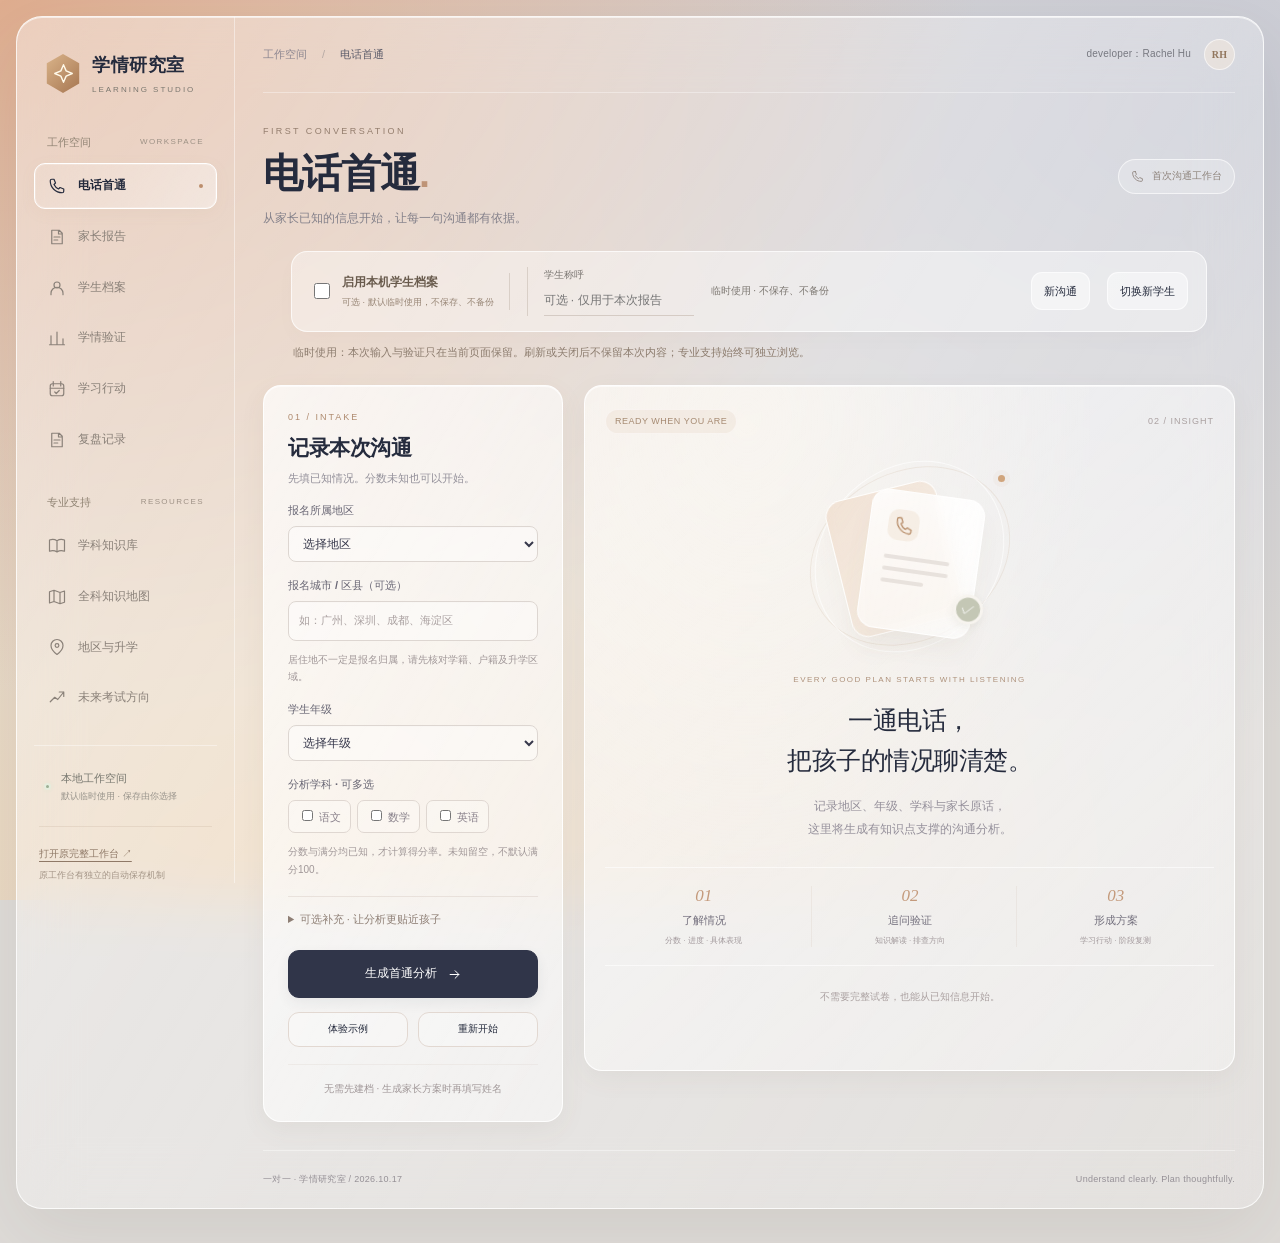
<file: index.html>
<!doctype html><html lang="zh-CN"><head><meta charset="utf-8"><meta name="viewport" content="width=device-width,initial-scale=1"><meta http-equiv="Content-Security-Policy" content="default-src 'self' data: blob:; script-src 'unsafe-inline'; style-src 'unsafe-inline'; img-src data: blob:; connect-src 'none'; base-uri 'none'"><title>一对一 · 学情沟通研究室</title><style>.region-panel{padding:34px;margin-bottom:30px}.region-controls{display:flex;gap:18px;align-items:center;flex-wrap:wrap;margin-bottom:24px;font-size:12px}.region-controls select{margin-left:6px;background:white;border:1px solid var(--line);padding:7px 12px;border-radius:6px;color:var(--ink)}.regional-highlight{background:linear-gradient(115deg,#163d35,#315546);border-radius:16px;color:white;padding:30px;display:grid;grid-template-columns:1fr 190px;gap:40px}.regional-highlight .eyebrow{color:#c6d7b4}.regional-highlight h3{font-size:27px}.regional-highlight p{font-size:13px;color:#d1ddcc;margin-top:15px}.region-status{border-left:1px solid #ffffff30;padding-left:25px;display:flex;flex-direction:column;justify-content:center}.region-status span,.region-status small{font-size:11px;color:#d1ddcc}.region-status strong{font-size:35px;font-weight:500;margin:8px 0}.region-metrics{display:grid;grid-template-columns:repeat(4,1fr);gap:14px;margin:22px 0}.region-metric{background:#f1f4ec;border:1px solid #dde5d5;border-radius:12px;padding:21px 17px}.region-metric b{display:block;font-size:27px;font-weight:600;margin:12px 0}.region-metric em{font-size:11px;font-style:normal;margin-left:5px}.region-metric p{font-size:10px;color:var(--muted);line-height:1.7}.regional-ratio{display:grid;grid-template-columns:190px 1fr;gap:26px;align-items:center;border:1px solid var(--line);padding:24px;border-radius:12px;margin:20px 0}.regional-ratio b{font-size:32px;display:block}.regional-ratio small{font-size:11px}.position-details{margin-top:22px;padding-top:20px;border-top:1px solid var(--line)}.position-details summary{font-size:14px;cursor:pointer;font-weight:600}.rank-inputs{display:grid;grid-template-columns:repeat(3,1fr);gap:15px}.rank-axis{position:relative;margin:30px 15px 12px;height:10px;background:linear-gradient(to right,#8aa47b,#e9ede3);border-radius:8px}.rank-axis i,.rank-axis em{position:absolute;width:16px;height:16px;top:-3px;border-radius:50%;background:#173c35;transform:translateX(-50%);border:2px solid white}.rank-axis em{background:#b38d54;top:-20px}.rank-legend{display:flex;justify-content:space-between;font-size:10px;color:var(--muted);margin:15px 0}.regional-report{break-before:page}.nav{gap:18px}@media(max-width:1000px){.region-metrics{grid-template-columns:repeat(2,1fr)}.regional-highlight{gap:25px;grid-template-columns:1fr 150px}.nav a[href="#full-workbench"]{display:none}}@media(max-width:760px){.region-panel{padding:22px}.regional-highlight{grid-template-columns:1fr}.region-status{padding:15px 0 0;border-left:0;border-top:1px solid #ffffff30}.regional-highlight h3{font-size:23px}.rank-inputs{grid-template-columns:1fr}.regional-ratio{grid-template-columns:1fr}.region-metric b{font-size:23px}}@media print{#regional-section{display:none!important}}.subject-picker{display:flex;gap:6px;flex-wrap:wrap}.subject-picker label{border:1px solid var(--line);border-radius:7px;padding:5px 8px;font-size:12px;cursor:pointer;background:#f8f9f5}.subject-picker label:has(input:checked){background:#e1ecd8;border-color:#8fa581}.subject-picker input{accent-color:#173c35}.subject-score{border-top:1px solid var(--line);margin-top:14px;padding-top:8px}.subject-score h3{font-size:14px}.subject-score .field{margin-top:8px}.subject-score .field input{padding:8px}.tool-grid{display:grid;grid-template-columns:repeat(4,1fr);gap:10px}.all-subjects{display:flex;gap:8px;flex-wrap:wrap}.subject-heading{border-bottom:2px solid var(--ink);padding-bottom:15px;margin:28px 0 20px;font-size:26px}.combined-chart .chart-row{display:grid;grid-template-columns:90px 1fr 90px;gap:15px;align-items:center;margin:17px 0;font-size:13px}.allocation{display:grid;grid-template-columns:1fr 1fr;gap:12px;margin-top:18px}@media(max-width:760px){.tool-grid{grid-template-columns:1fr 1fr}.combined-chart .chart-row{grid-template-columns:65px 1fr 75px}}@media print{#full-workbench,.multi-top,.subject-panel{display:none!important}}
:root{--ink:#173c35;--muted:#67766e;--paper:#f5f4ef;--line:#dce3da;--accent:#c5dfb0;--gold:#a57537}*{box-sizing:border-box}html{scroll-behavior:smooth;scroll-padding-top:100px}body{margin:0;background:var(--paper);color:var(--ink);font:15px/1.75 -apple-system,BlinkMacSystemFont,'Segoe UI','PingFang SC','Microsoft YaHei',sans-serif}button,input,select,textarea{font:inherit}button,a,input,select,textarea{outline-offset:4px}button{cursor:pointer;border:1px solid var(--line);border-radius:10px;padding:11px 18px;background:white;color:var(--ink)}button:hover{border-color:var(--ink);transform:translateY(-1px)}a{color:var(--ink);text-underline-offset:4px}h1,h2,h3,p{margin:0}h1{font-size:clamp(32px,4vw,58px);line-height:1.25;font-weight:650;letter-spacing:-2px}h2{font-size:26px;line-height:1.4}h3{font-size:19px}small,.small{font-size:12px;color:var(--muted)}header{background:#f5f4eff2;border-bottom:1px solid var(--line);position:sticky;top:0;z-index:10;backdrop-filter:blur(16px)}.bar{max-width:1440px;margin:auto;display:flex;align-items:center;justify-content:space-between;padding:18px 40px;gap:20px}.brand{font-weight:750;font-size:21px;letter-spacing:3px}.brand small{display:block;font:9px/1.3 sans-serif;letter-spacing:2px}.nav{display:flex;gap:24px;align-items:center;font-size:13px}.nav a{text-decoration:none}.developer{font-size:11px;border-left:1px solid var(--line);padding-left:22px}.container{max-width:1440px;margin:auto;padding:48px 40px 70px}.hero{display:grid;grid-template-columns:1.4fr .8fr;gap:60px;margin-bottom:36px;align-items:end}.eyebrow{font-size:11px;letter-spacing:3px;margin-bottom:16px;color:#65806b}.hero p{color:var(--muted);margin-top:20px;max-width:630px}.hero-note{border-left:1px solid #b7c5b9;padding-left:30px}.hero-note strong{display:block;font-size:17px;margin-bottom:10px}.pill{display:inline-block;padding:4px 10px;background:#e8eee1;border-radius:30px;color:#526a50;font-size:11px}.workspace{display:grid;grid-template-columns:320px minmax(0,1fr);gap:26px;align-items:start}.panel{border:1px solid var(--line);background:#fffefa;border-radius:20px;padding:28px;box-shadow:0 12px 35px #173c3505}.intake{position:sticky;top:103px}.intake h2{font-size:22px}.field{display:block;margin-top:17px}.field>span{display:block;font-size:12px;font-weight:600;margin-bottom:6px}.field input,.field select,.field textarea{width:100%;background:#f8f9f5;border:1px solid var(--line);border-radius:9px;padding:10px 12px;color:var(--ink);min-width:0}.field textarea{min-height:82px;resize:vertical}.row{display:grid;grid-template-columns:1fr 1fr;gap:10px}.primary{background:var(--ink);color:white;border-color:var(--ink)}.primary:hover{background:#24594d}.full{width:100%;margin-top:22px}.intake details{margin-top:18px;border-top:1px solid var(--line);padding-top:13px}.intake summary{font-size:12px;cursor:pointer}.hint{font-size:11px;color:var(--muted);margin-top:10px}.error{color:#a23b36;font-size:12px;margin-top:9px}.empty{padding:66px 45px;text-align:center;min-height:470px;background:radial-gradient(ellipse at 90% 0%,#e8eddf,transparent 65%),#fffefa}.empty-mark{font-size:46px;font-family:Georgia,serif;font-style:italic;margin:20px}.empty p{max-width:460px;margin:20px auto;color:var(--muted)}.flow{display:flex;gap:10px;justify-content:center;flex-wrap:wrap;font-size:12px}.flow span{padding:7px 12px;border:1px solid var(--line);border-radius:8px}.section{margin-bottom:24px}.section-head{display:flex;align-items:center;justify-content:space-between;gap:18px;margin-bottom:22px}.section-head p{font-size:12px;color:var(--muted);margin-top:7px}.number{font:italic 14px Georgia,serif;color:#789075;margin-right:12px}.overview{background:var(--ink);color:white;border:0;overflow:hidden;position:relative}.overview .small,.overview p{color:#bfd0c2}.overview .pill{background:#ffffff15;color:#d8e8c8}.score-layout{display:grid;grid-template-columns:200px 1fr;gap:24px;align-items:center;margin-top:28px}.ring{width:174px;height:174px;border-radius:50%;display:grid;place-items:center;background:conic-gradient(var(--accent) var(--degree),#ffffff15 0)}.ring-inner{width:145px;height:145px;border-radius:50%;background:var(--ink);display:grid;place-content:center;text-align:center}.ring b{font-size:32px;line-height:1.3}.ring small{color:#cad8cc}.metrics{display:grid;grid-template-columns:repeat(3,1fr);gap:15px}.metric b{display:block;font-size:26px;font-weight:500}.metric small{color:#cad8cc}.insight{border-top:1px solid #ffffff25;margin-top:24px;padding-top:18px;font-size:14px}.notice{background:#f3f5ec;padding:15px 18px;border-radius:10px;font-size:12px;color:#65755e}.overview .notice{background:#ffffff0b;color:#d2dfd1;margin-top:20px}.chips{display:flex;gap:8px;flex-wrap:wrap;margin:16px 0}.chip{padding:7px 12px;font-size:12px;background:#fff}.chip.active{background:#e4eddc;border-color:#95ad89}.knowledge{border-top:1px solid var(--line);padding-top:26px;margin-top:28px}.knowledge-head{display:flex;justify-content:space-between;align-items:start;gap:14px;margin-bottom:18px}.knowledge-head .pill{flex-shrink:0}.kgrid{display:grid;grid-template-columns:1fr 1fr;gap:14px}.box{padding:18px;border-radius:12px;background:#f4f6ef;font-size:13px}.box b{display:block;font-size:12px;letter-spacing:.5px;margin-bottom:7px}.box p+p{margin-top:12px}.wide{grid-column:1/-1}.example{background:#f0f3ec;border-left:3px solid #a0bb88}.answer{font-size:12px;color:#58715a;margin-top:12px}.levels{display:flex;gap:6px;margin:10px 0}.levels span{flex:1;padding:9px 6px;border:1px solid var(--line);border-radius:6px;font-size:11px;text-align:center}.risk{border-left:3px solid #baaa85;background:#f7f4eb}.talk{background:#e9efe2;padding:23px;border-radius:12px;margin-top:22px}.talk b{font-size:12px}.talk p{margin-top:10px;font-size:14px}.talk .actions{margin-top:15px}.actions{display:flex;gap:9px;flex-wrap:wrap}.actions button{font-size:12px;padding:8px 13px}.table-wrap{overflow:auto}table{border-collapse:collapse;width:100%;font-size:12px}th,td{padding:12px 8px;border-bottom:1px solid var(--line);text-align:left;vertical-align:top}th{color:var(--muted);font-weight:500}td input{width:74px;padding:7px;border:1px solid var(--line);border-radius:6px}.samples{margin-top:20px}.statbar{height:8px;background:#e9ede5;border-radius:5px;overflow:hidden;margin:7px 0}.statbar i{display:block;height:100%;background:#7d9c6a}.source{font-size:11px;color:var(--muted);margin-top:20px}.report-builder{margin-top:18px;border-top:1px solid var(--line);padding-top:8px}.report{background:white;border:1px solid var(--line);padding:38px;border-radius:14px;margin-top:24px}.report h2{font-size:32px}.report .meta{margin:12px 0 24px;color:var(--muted);font-size:13px}.report section{border-top:1px solid var(--line);padding-top:20px;margin-top:20px}.timeline{display:grid;grid-template-columns:repeat(3,1fr);gap:12px;margin-top:16px}.timeline .box{font-size:12px}.report ul{padding-left:20px;font-size:14px}.footer{margin-top:35px;padding-top:25px;border-top:1px solid var(--line);display:flex;justify-content:space-between;gap:20px;font-size:11px;color:var(--muted)}.toast{position:fixed;bottom:25px;left:50%;transform:translateX(-50%);padding:12px 20px;border-radius:10px;background:var(--ink);color:white;z-index:50;font-size:13px}.nojs{padding:30px}dialog{border:1px solid var(--line);border-radius:18px;max-width:620px;width:90%;padding:30px;color:var(--ink)}dialog::backdrop{background:#163e3566}dialog p{font-size:13px;margin:15px 0}#status{min-height:18px}#report-area:empty{display:none}[hidden]{display:none!important}@media(max-width:1050px){.bar{padding:17px 24px}.developer{display:none}.container{padding:32px 24px}.workspace{grid-template-columns:270px minmax(0,1fr)}.panel{padding:22px}.score-layout{grid-template-columns:1fr}.ring{margin:auto}.kgrid{grid-template-columns:1fr}.wide{grid-column:auto}.hero{gap:30px}.timeline{grid-template-columns:1fr}}@media(max-width:760px){.bar{padding:15px 18px}.brand{font-size:18px}.nav{gap:12px;font-size:11px}.container{padding:28px 16px}.hero{grid-template-columns:1fr;gap:25px}.hero-note{padding-left:18px}.workspace{grid-template-columns:1fr}.intake{position:static}.metrics{gap:8px}.metric b{font-size:22px}.section-head{align-items:start;flex-wrap:wrap}.report{padding:24px}.footer{flex-direction:column}.knowledge-head{flex-wrap:wrap}}@media print{body{background:white;color:#173c35}header,.hero,.intake,#analysis,#report-section>.section-head,#report-section>.notice,.report-builder,.footer,.no-print,.toast{display:none!important}.container{padding:0;max-width:none}.workspace{display:block}.panel{border:0;padding:0;box-shadow:none}.report{border:0;margin:0;padding:0}.report section,.box{break-inside:avoid}.timeline{grid-template-columns:repeat(3,1fr)}@page{size:A4;margin:16mm}}
.forecast-report{break-before:page}.forecast-panel{padding:34px;margin:30px 0}.forecast-facts,.forecast-directions{display:grid;grid-template-columns:1fr 1fr;gap:16px;margin:20px 0}.forecast-card-head{display:flex;justify-content:space-between;align-items:center;gap:10px;margin-bottom:14px}.forecast-directions h3{font-size:20px}.forecast-directions p{margin-top:12px}.forecast-timeline{display:grid;grid-template-columns:repeat(3,1fr);border:1px solid var(--line);border-radius:12px;overflow:hidden;margin:24px 0}.forecast-timeline>div{padding:22px;border-right:1px solid var(--line);background:#eef2e8}.forecast-timeline p{font-size:12px;margin-top:8px}.forecast-bars{display:grid;grid-template-columns:40px 1fr 65px;gap:10px;align-items:center;margin:18px 0;font-size:12px}.forecast-bars div,.forecast-index-row div{height:12px;background:#dce5d6;border-radius:4px;overflow:hidden}.forecast-bars i,.forecast-index-row i{height:100%;display:block;background:#496d55}.forecast-facts h3{font-size:28px;margin:14px 0}.forecast-facts h3 span{font-size:12px}.forecast-index-row{display:grid;grid-template-columns:50px 1fr 70px;gap:15px;align-items:center;font-size:12px;margin:12px 0}.forecast-scenario{padding:22px;border:1px solid var(--line);border-radius:12px;background:#f7f8f3}.forecast-index{margin:20px 0}.forecast-report section{margin-top:30px}.forecast-panel .forecast-report{padding:0;border:0}.forecast-assumptions{border-top:1px solid var(--line);margin-top:28px;padding-top:22px}.forecast-controls{display:flex;gap:20px;align-items:center;flex-wrap:wrap;margin:22px 0}.forecast-controls select{padding:8px;background:white;border:1px solid var(--line);border-radius:6px}.forecast-facts .source,.forecast-directions .source{overflow-wrap:anywhere}@media(max-width:760px){.forecast-facts,.forecast-directions,.forecast-timeline{grid-template-columns:1fr}.forecast-panel{padding:22px}.forecast-timeline>div{border-right:0;border-bottom:1px solid var(--line)}}@media print{#forecast-section{display:none!important}.forecast-report .box{break-inside:avoid}.forecast-facts,.forecast-directions{grid-template-columns:1fr 1fr}}/* Warm glass workspace, inspired by the supplied reference. */
:root{--ink:#252b3d;--muted:#7c7e88;--paper:#e5dcd7;--line:rgba(255,255,255,.68);--accent:#ddb293;--gold:#ae7954}
html{scroll-padding-top:24px}body{min-height:100vh;background:radial-gradient(ellipse at 0% 0%,#dfad8f 0,transparent 54%),radial-gradient(ellipse at 95% 12%,#c9cbd5 0,transparent 56%),radial-gradient(ellipse at 20% 100%,#eed7bb 0,transparent 60%),#dedbd8;background-attachment:fixed;font-size:14px;line-height:1.65}button,input,select,textarea{transition:background .18s,border-color .18s,box-shadow .18s}button{border:1px solid #ffffffa6;border-radius:11px;background:#ffffff73;padding:11px 16px}button:hover{transform:none;border-color:#c39579;background:#ffffffe0}button:focus-visible,a:focus-visible,input:focus-visible,select:focus-visible,textarea:focus-visible,summary:focus-visible{outline:3px solid #b78365;outline-offset:3px}a{color:var(--ink)}
.studio-shell{display:grid;grid-template-columns:226px minmax(0,1fr);max-width:1710px;min-height:calc(100vh - 48px);margin:24px auto;border:1px solid #ffffffc9;border-radius:26px;background:linear-gradient(120deg,#fff6 0%,#ffffff2e 100%);box-shadow:0 24px 70px #59493518,inset 0 1px #fff9;backdrop-filter:blur(30px);overflow:clip}.studio-sidebar{padding:31px 19px 24px;border-right:1px solid #ffffff70;position:sticky;top:0;align-self:start;height:calc(100vh - 50px);min-height:755px;display:flex;flex-direction:column}.studio-brand{display:flex;align-items:center;gap:11px;text-decoration:none;padding:3px 11px 37px;font-size:18px;font-weight:750;letter-spacing:.5px}.studio-brand small{display:block;font-size:8px;color:#7a776f;letter-spacing:2px;font-weight:500;margin-top:2px}.studio-logo{width:36px;height:39px;display:grid;place-items:center;background:linear-gradient(135deg,#dbb58b,#a57550);color:#fff9e9;clip-path:polygon(50% 0,95% 24%,95% 76%,50% 100%,5% 76%,5% 24%);filter:drop-shadow(0 4px 4px #765e3933)}.studio-logo svg{width:21px;height:21px}.nav-caption{padding:0 13px;margin:0 0 12px;font-size:11px;color:#918474;display:flex;align-items:center;justify-content:space-between}.nav-caption span{font-size:8px;letter-spacing:1.4px;color:#9d9185}.nav-caption.second{margin-top:30px}.studio-sidebar nav{display:flex;flex-direction:column;gap:5px}.studio-nav-item{display:flex;align-items:center;gap:12px;width:100%;text-align:left;background:transparent;border:1px solid transparent;padding:12px 13px;color:#8a8179;border-radius:11px;font-size:12px}.studio-nav-item svg{width:18px;height:18px;flex-shrink:0}.studio-nav-item:hover{background:#fff4;border-color:#fff5}.studio-nav-item.active{background:linear-gradient(115deg,#ffffff20,#ffffff66);border-color:#fff;box-shadow:inset 0 0 0 1px #fff3,0 4px 16px #a68e7210;color:#252b3d;font-weight:650}.studio-nav-item i{margin-left:auto;width:4px;height:4px;border-radius:50%;background:transparent}.studio-nav-item.active i{background:#bc8e6c}.sidebar-bottom{border-top:1px solid #ffffff66;padding:23px 10px 0;display:flex;gap:10px;align-items:center;font-size:11px;color:#77776f;margin-top:auto}.local-dot{width:7px;height:7px;background:#9baf94;border:2px solid #e5eddd;border-radius:50%;box-shadow:0 0 0 3px #dce2d030}.sidebar-bottom small{display:block;font-size:9px;color:#97938b;margin-top:2px}.sidebar-signature{font:italic 9px Georgia,serif;color:#9a9187;padding:20px 10px 0}.studio-content{min-width:0;padding:0 36px;position:relative}.studio-topbar{position:static;background:none;backdrop-filter:none;border-bottom:1px solid #ffffff5c;display:flex;align-items:center;justify-content:space-between;padding:22px 0;gap:16px}.studio-breadcrumb{font-size:11px;color:#8c8690}.studio-breadcrumb span{margin:0 12px;color:#b5a9a3}.studio-breadcrumb b{font-weight:500;color:#5a5b69}.studio-owner{display:flex;gap:13px;align-items:center;font-size:10px;color:#777880;letter-spacing:.2px}.studio-avatar{width:31px;height:31px;border:1px solid #fff9;background:#eee5dca6;border-radius:50%;display:grid;place-items:center;color:#92775e;font:600 10px Georgia,serif}.studio-heading{padding:31px 0 28px;display:flex;justify-content:space-between;align-items:center;gap:20px}.studio-heading .eyebrow{font-size:9px;letter-spacing:2.4px;color:#947e6e;margin-bottom:9px}.studio-heading h1{font-size:36px;letter-spacing:-1px;line-height:1.3;font-weight:600}.title-dot{color:#be9477}.studio-heading p{font-size:12px;color:#83808a;margin-top:10px}.studio-mode{font-size:10px;display:flex;gap:8px;align-items:center;color:#8e847c;border:1px solid #ffffff9c;background:#ffffff38;border-radius:30px;padding:8px 12px;white-space:nowrap}.studio-mode svg{width:13px;height:13px}.studio-footer{border-top:1px solid #ffffff66;display:flex;justify-content:space-between;padding:21px 0;color:#959096;font-size:9px;gap:15px;margin-top:28px;letter-spacing:.3px}
.workspace{grid-template-columns:348px minmax(0,1fr);gap:22px}.panel{background:linear-gradient(120deg,#ffffffb5,#ffffff75);border:1px solid #ffffffe0;border-radius:18px;box-shadow:0 8px 26px #5a4a3910,inset 0 1px #fff9;padding:24px}.intake{position:static;padding:25px 23px}.intake .eyebrow{color:#ae8a6e;letter-spacing:2px;font-size:9px;margin-bottom:8px}.intake h2{font-size:21px;font-weight:600;letter-spacing:-.5px}.intake>.small{font-size:11px;margin-top:6px;color:#93909a}.field{margin-top:16px}.field>span{font-size:11px;font-weight:550;color:#686674;margin-bottom:7px}.field input,.field select,.field textarea{border:1px solid #ddd6d1;background:#ffffff65;border-radius:8px;padding:10px 11px;font-size:12px;color:#37384b;box-shadow:inset 0 1px 2px #67503c03}.field input:focus,.field select:focus,.field textarea:focus{background:#fffc;border-color:#c69a7d}.field input::placeholder,.field textarea::placeholder{color:#aaa1a1;font-size:11px}.row{gap:13px}.subject-picker{gap:6px}.subject-picker label{padding:6px 9px;border-radius:7px;background:#ffffff3b;color:#89818b;border-color:#dfd7d1;font-size:11px}.subject-picker input{accent-color:#ad8468;width:11px;height:11px;margin-right:3px}.subject-picker label:has(input:checked){background:#ead5c763;border-color:#d5af91;color:#725b4b}.subject-score{border-color:#ded6d080;padding-top:14px}.subject-score h3{font-size:12px;font-weight:650}.hint{font-size:10px;line-height:1.75;color:#a09798;margin-top:10px}.intake details{border-color:#ddd3cc90}.intake summary{font-size:11px;color:#8e7f75}.primary{background:#303549;color:white;border-color:#303549;box-shadow:0 5px 13px #30354912}.primary:hover{background:#44495d;border-color:#44495d}.primary svg{vertical-align:middle;width:15px;height:15px;margin-left:10px}.primary.full{padding:13px 12px;font-size:12px;font-weight:500;display:flex;justify-content:center;align-items:center;margin-top:22px}.intake .actions{display:grid;grid-template-columns:1fr 1fr;gap:10px}.intake .actions button{background:#ffffff3b;border-color:#e2d8d1;font-size:10px;padding:8px}.intake>.hint{text-align:center;padding-top:15px;margin-top:17px;border-top:1px solid #e0d7d059}
.empty{min-height:686px;padding:25px 30px 24px;text-align:center;background:radial-gradient(ellipse at 25% 5%,#fff9ef77,transparent 50%),linear-gradient(140deg,#ffffff90,#ffffff5e)}.ready-header{display:flex;justify-content:space-between;align-items:center}.pill{font-size:9px;background:#ecdfd36e;color:#a68b73;border:1px solid #fff7;padding:4px 9px;letter-spacing:.5px}.ready-index{font-size:9px;letter-spacing:1px;color:#aaa0a0}.ready-illustration{width:225px;height:210px;position:relative;margin:17px auto 12px;display:grid;place-items:center}.orbit{position:absolute;border:1px solid #d1baa33b;border-radius:50%;width:210px;height:168px;transform:rotate(-30deg)}.orbit-two{width:175px;height:205px;transform:rotate(43deg);border-color:#fff9}.ready-card{position:absolute;border:1px solid #fffd;width:114px;height:140px;border-radius:17px;box-shadow:0 15px 22px #80684b0c;backdrop-filter:blur(8px)}.ready-card.back{background:linear-gradient(135deg,#e1c1a76b,#efdfcd6b);transform:rotate(-14deg) translate(-16px,-1px)}.ready-card.front{background:linear-gradient(145deg,#ffffffd9,#ffffff6e);transform:rotate(8deg) translate(12px,6px);padding:18px}.ready-card.front>span{display:grid;place-items:center;width:31px;height:31px;color:#b9906d;border-radius:10px;background:#eadac457;margin-bottom:15px}.ready-card.front i{display:block;height:4px;background:#d5cdc7;width:66px;border-radius:5px;margin:8px 0;opacity:.5}.ready-card.front i:last-of-type{width:43px}.ready-check{position:absolute;right:-12px;bottom:15px;width:30px;height:30px;background:#c4c7b5;border:3px solid #f7f4ef;border-radius:50%;display:grid;place-items:center;color:white;font-size:14px;box-shadow:0 3px 10px #676d4f18}.orbit-point{position:absolute;top:24px;right:17px;width:7px;height:7px;border-radius:50%;background:#d0a57d;box-shadow:0 0 0 5px #d0a57d10}.empty .eyebrow{font-size:8px;letter-spacing:1.5px;color:#ae927c;margin-bottom:14px}.empty h2{font-size:28px;line-height:1.6;font-weight:500;letter-spacing:-.5px}.empty p{font-size:12px;line-height:1.9;margin:15px auto 26px;color:#95909b}.ready-steps{display:grid;grid-template-columns:repeat(3,1fr);border-top:1px solid #fff9;border-bottom:1px solid #fff9;padding:18px 0;gap:8px}.ready-steps>div+div{border-left:1px solid #dcd0c650}.ready-steps b{font:italic 17px Georgia,serif;color:#c49a7c;display:block;margin-bottom:5px}.ready-steps span{display:block;font-size:11px;color:#74707e}.ready-steps small{display:block;font-size:8px;color:#a39a9d;margin-top:5px}.ready-note{font-size:10px;color:#aaa0a0;margin-top:23px}.studio-result-actions{margin-bottom:15px;justify-content:flex-end}.studio-result-actions button{font-size:11px;padding:9px 12px}.overview{background:linear-gradient(130deg,#414553,#303547);color:white;border:1px solid #fff8}.overview .ring-inner{background:#373d4d}.overview .pill{background:#ffffff17;color:#e1c8ad}.overview .notice{color:#e1deda}.overview p,.overview .small{color:#d5d1d1}.metric small,.ring small{color:#cfcccf}.subject-heading{font-size:23px;font-weight:500;border-bottom:1px solid #fff9}.section-head h2{font-size:22px;font-weight:550}.number{color:#c29b7c}.box{background:#ffffff60;border:1px solid #fff9;color:#696575}.box b{color:#665e68}.example{background:#f4e9dd80;border-left:3px solid #d4b394}.answer{color:#95816c}.risk{background:#e9e5d36b;border-left-color:#c3bd9b}.talk{background:linear-gradient(120deg,#ead7c85c,#eee5da6e);border:1px solid #fff7}.notice{background:#efe5d869;color:#91816e;border:1px solid #fff8}.chip{border-color:#e2d8cf;background:#fff6;font-size:11px}.chip.active{background:#ead5c65e;border-color:#caa482;color:#7f634f}.statbar{background:#d8d0c859}.statbar i{background:linear-gradient(90deg,#b5949d,#e1a06b)}.report{background:#fff9;border-color:#fffc}.report .meta{font-size:12px}.regional-highlight{background:linear-gradient(120deg,#4d4e5e,#777081)}.region-metric,.forecast-timeline>div{background:#ffffff69;border-color:#fff9}.forecast-bars i,.forecast-index-row i{background:linear-gradient(90deg,#b5949d,#e1a06b)}.forecast-scenario{background:#ffffff45}.toast{background:#303549}.source{color:#9c9190}.error{color:#a65347}.studio-placeholder{text-align:center;padding:70px 30px}.studio-placeholder h2{font-size:24px;font-weight:500;margin-top:19px}.studio-placeholder p{font-size:13px;color:#8d8790;margin:17px auto 25px;max-width:480px}.placeholder-icon{display:grid;place-items:center;width:55px;height:55px;border-radius:18px;background:#e7d3c35e;color:#b58e72;margin:auto}.studio-page>.panel{margin-top:0}#knowledge53-hub>.section-head h2{display:none}#knowledge53-hub>.section-head .eyebrow{display:none}#knowledge53-hub .samples{padding:15px;border-radius:11px;border:1px solid #fff9;background:#ffffff38}#knowledge53-hub summary{cursor:pointer;color:#78675b;font-size:13px}.studio-page #full-workbench{margin-top:0!important;padding:16px}#full-workbench>.section-head,#full-workbench>.tool-grid,#legacy-details>summary{display:none}#legacy-details>.hint{display:none}#legacy-details>.actions{margin:0 0 14px!important}#legacy-frame{height:calc(100vh - 285px)!important;min-height:650px}#report-section>.section-head{margin-bottom:15px}.forecast-panel,.region-panel{padding:25px}.studio-placeholder[hidden],.studio-page[hidden]{display:none!important}
@media(min-width:1750px){.studio-shell{margin-top:32px;min-height:calc(100vh - 64px)}}@media(max-width:1440px){.studio-shell{margin:16px;min-height:calc(100vh - 32px)}.studio-content{padding:0 28px}.workspace{grid-template-columns:320px minmax(0,1fr)}.empty{padding:23px 20px}.empty h2{font-size:25px}.ready-steps small{font-size:8px}.studio-sidebar{height:calc(100vh - 34px)}}@media(max-width:1180px){.studio-shell{grid-template-columns:195px minmax(0,1fr)}.studio-sidebar{padding-left:12px;padding-right:12px}.studio-content{padding:0 22px}.workspace{grid-template-columns:1fr}.intake{padding:25px}.intake-form{display:block}#intake-form{display:grid;grid-template-columns:1fr 1fr;column-gap:20px}#intake-form>.field:nth-of-type(1){grid-column:1}#subject-scores,#intake-form>.hint,#intake-form>details,#intake-form>.error,#intake-form>button,#intake-form>.actions{grid-column:1/-1}.subject-score .row{grid-template-columns:1fr 1fr}.empty{min-height:600px}.studio-mode{display:none}.studio-brand{font-size:16px;gap:8px;padding-left:8px}.studio-brand small{font-size:7px}.studio-nav-item{font-size:11px;gap:9px}.nav-caption span{font-size:7px}.ready-illustration{margin-top:10px}}@media(max-width:760px){.studio-shell{display:block;margin:9px;border-radius:19px}.studio-sidebar{position:static;min-height:0;height:auto;border-right:0;border-bottom:1px solid #fff9;padding:17px 16px}.studio-brand{padding:0 0 16px;font-size:17px}.studio-sidebar .nav-caption,.studio-sidebar .sidebar-bottom,.sidebar-signature{display:none}.studio-sidebar nav{display:flex;flex-direction:row;gap:5px;overflow-x:auto;scrollbar-width:thin;padding-bottom:4px}.studio-sidebar nav+nav{margin-top:4px}.studio-nav-item{white-space:nowrap;width:auto;flex-shrink:0;padding:8px 10px;gap:7px;font-size:10px}.studio-nav-item i{display:none}.studio-nav-item svg{width:14px;height:14px}.studio-sidebar nav[aria-label="专业工具"]{margin-top:7px}.studio-content{padding:0 16px}.studio-topbar{padding:15px 0}.studio-owner{font-size:8px;gap:8px}.studio-avatar{width:26px;height:26px}.studio-breadcrumb{font-size:9px}.studio-breadcrumb span{margin:0 7px}.studio-heading{padding:24px 0}.studio-heading h1{font-size:29px}.studio-heading p{font-size:11px;line-height:1.8;max-width:285px}.studio-heading .eyebrow{font-size:8px}.panel{padding:20px;border-radius:15px}.intake{padding:22px 18px}#intake-form{display:block}.empty{min-height:630px;padding:20px 17px}.empty h2{font-size:25px}.ready-steps{gap:3px}.ready-steps small{font-size:8px}.studio-footer{font-size:8px;flex-direction:column;gap:4px}.knowledge-head .pill{white-space:normal}.levels{flex-wrap:wrap}.region-controls{gap:10px}.forecast-directions,.forecast-facts{grid-template-columns:1fr}.score-layout{display:block}.metrics{margin-top:20px}.studio-placeholder{padding:45px 22px}.studio-result-actions{justify-content:stretch}.studio-result-actions button{flex:1}.section-head h2{font-size:20px}.subject-heading{font-size:21px}.timeline{grid-template-columns:1fr}}
@media(prefers-reduced-motion:reduce){html{scroll-behavior:auto}*{transition:none!important}}
@media print{body{background:white}.studio-shell{display:block;border:0;box-shadow:none;margin:0;backdrop-filter:none}.studio-sidebar,.studio-topbar,.studio-heading,.studio-footer,.studio-mode,.studio-placeholder,.studio-result-actions,#view-phone,#view-knowledge,#view-region,#view-forecast,#view-workbench{display:none!important}.studio-content{padding:0}#view-report{display:block!important}#report-section{display:block!important}#report-section>.section-head,#report-section>.notice{display:none!important}.report{background:white;color:#252b3d}.report section,.box{break-inside:avoid}.report .box{background:#f8f7f4;border:1px solid #ddd}.studio-page{min-height:0}}


/* Quiet warm glass, with a short decision path and readable evidence. */
.research-context [hidden],.research-mode-notice[hidden],.research-context[hidden]{display:none!important}
.research-privacy-mode{display:flex;align-items:center;gap:9px;font-size:12px;font-weight:600;color:#695b4d;padding-right:15px;border-right:1px solid #d9cfc7}.research-privacy-mode input{width:16px;height:16px;accent-color:#96745b}.research-privacy-mode small{display:block;font-size:9px;font-weight:400;color:#978575;margin-top:3px}.research-mode-notice{font-size:11px;color:#8c7c6e;margin:-15px 30px 23px;line-height:1.8}.support-filter-grid{display:grid;grid-template-columns:repeat(4,minmax(0,1fr));gap:16px}.support-filter-grid .field{margin-top:0}.support-filter-grid .field>span,.support-filters>.field>span{font-size:11px}.support-filter-grid select,.support-filter-grid input,.support-filters>.field select{font-size:12px}.support-filter-actions{display:flex;justify-content:space-between;align-items:center;margin-top:20px;border-top:1px solid #e4d9cf;padding-top:14px}.support-filter-actions span{font-size:11px;color:#8a7869}.support-filter-actions button{font-size:11px}.support-card{background:#ffffff85;border:1px solid white;border-radius:15px;margin-bottom:14px;overflow:hidden}.support-card>summary{display:flex;align-items:center;justify-content:space-between;gap:20px;padding:19px 23px;cursor:pointer;list-style:none}.support-card>summary::-webkit-details-marker{display:none}.support-card>summary small{display:block;font-size:10px;color:#9a806a;margin-bottom:4px}.support-card>summary strong{font-size:17px;font-weight:550}.support-card>summary>span:last-child{font-size:10px;color:#9c8572}.support-card-content{border-top:1px solid #e4d9cf;padding:22px}.support-card-content p{font-size:12px;line-height:1.9}.support-card-content .actions button{font-size:11px}.support-map-steps{display:grid;grid-template-columns:repeat(3,1fr);gap:20px}.support-map-steps>div{background:#f5efe7;padding:17px;border-radius:10px}.support-map-steps small{font-size:10px;color:#96765c}.support-map-steps p{font-size:12px;margin-top:9px;line-height:1.9}.support-filters>button{margin-top:18px;font-size:12px}.support-baseline{margin-top:18px}.support-baseline>summary{font-size:12px;cursor:pointer}.support-baseline[open]>summary{margin-bottom:20px}.support-legacy-notice{font-size:9px;line-height:1.8;color:#997b67;margin-top:9px}.studio-result-actions button[hidden]{display:none!important}
@media(max-width:1050px){.support-filter-grid{grid-template-columns:repeat(2,minmax(0,1fr))}.support-map-steps{grid-template-columns:1fr}.research-privacy-mode{border-right:0}.research-mode-notice{margin-left:28px;margin-right:28px}}
@media(max-width:600px){.support-filter-grid{grid-template-columns:1fr}.support-card>summary{padding:16px;align-items:flex-start}.support-card>summary strong{font-size:15px}.support-card>summary>span:last-child{font-size:9px;max-width:85px}.support-card-content{padding:16px}.research-privacy-mode{width:100%}.research-mode-notice{margin:0 20px 20px}.support-filter-actions{align-items:flex-start;gap:12px}}
:root{--research-ink:#303445;--research-muted:#77736f;--research-sage:#557768;--research-clay:#aa7a5d}
.studio-shell{grid-template-columns:218px minmax(0,1fr);max-width:1640px}
.studio-heading{padding-bottom:22px}.studio-heading h1{font-size:clamp(29px,3.1vw,43px)}
.studio-content{min-width:0}.studio-sidebar{padding-left:17px;padding-right:17px}.studio-nav-item{padding:12px 13px}
.research-context{margin:0 28px 26px;padding:15px 18px;display:flex;align-items:center;gap:17px;border:1px solid #ffffffb5;border-radius:16px;background:#ffffff65;box-shadow:0 8px 22px #584c4005;flex-wrap:wrap}
.context-identity{display:flex;align-items:center;gap:11px;min-width:180px}.context-symbol{display:grid;place-items:center;width:36px;height:36px;background:#e8d6c9;border-radius:12px;color:#805d46;font-size:24px}.context-identity label,.context-name{display:grid;gap:3px;font-size:10px;color:#7b7773;letter-spacing:.3px}.context-identity select{border:0;background:transparent;padding:3px 0;color:#303445;font-size:13px;font-weight:600;max-width:225px}.context-name{border-left:1px solid #d9cfc7;padding-left:16px}.context-name input{background:transparent;border:0;border-bottom:1px solid #d5cbc4;color:#303445;width:150px;padding:4px 0;font-size:12px}.context-state{font-size:10px;color:#7c7771;margin-right:auto;max-width:200px}.research-context button{font-size:11px;padding:9px 12px}
.studio-pages{padding-top:0}.workspace{grid-template-columns:300px minmax(0,1fr);gap:21px}.intake{position:sticky;top:18px;padding:24px}.intake .field{margin-top:14px}.intake .field>span{font-size:11px}.intake .field input,.intake .field select{font-size:12px;padding:9px 10px}
.subject-panel{margin-top:20px}.subject-heading{font-size:21px;margin:22px 0 12px;padding-bottom:10px}.multi-top{padding:23px}.multi-top h2{font-size:21px}.multi-top .chart-row{margin:12px 0}.multi-top .all-subjects{margin-top:12px!important}.studio-result-actions{justify-content:flex-end;margin:0 0 12px}
.research-focus{background:linear-gradient(125deg,#fffaf6e8,#ffffffb0);padding:25px;border:1px solid #fff;border-radius:18px;box-shadow:0 10px 28px #55412d07;margin-bottom:14px}.research-focus-top{display:flex;justify-content:space-between;align-items:center;gap:10px}.research-focus-top .eyebrow{font-size:9px;margin:0;color:#9a7b65}.research-focus h3{font-size:22px;line-height:1.5;margin:14px 0 20px;letter-spacing:-.5px}.research-badge{font-size:10px;padding:5px 9px;border-radius:7px;color:#697465;background:#eaf0e6;white-space:nowrap}.research-focus-grid{display:grid;grid-template-columns:1fr 1.1fr;gap:23px}.research-label{font-size:10px;font-weight:600;color:#9a7b65;letter-spacing:1px;display:block;margin-bottom:8px}.research-focus p{font-size:13px;line-height:1.85;margin:0}.research-focus small{display:block;font-size:10px;margin-top:10px;color:#8c8580}.research-next{border-left:2px solid #cdb09a;padding-left:18px}.research-next p{font-size:15px;font-weight:550}.research-parent{border-top:1px solid #e6ddd4;margin-top:20px;padding-top:16px}.research-focus .actions{margin-top:18px}.research-focus button{font-size:11px}.research-signals{display:flex;gap:8px;flex-wrap:wrap;margin-top:15px}.research-tag{display:inline-block;border:1px solid #dfdfd5;background:#f1f3ed;border-radius:6px;padding:5px 8px;font-size:10px;color:#667366}.research-tag.unlearned{background:#efedf3;color:#81738d;border-color:#e0dce6}.research-tag.reported_strength{background:#eaf0e9;color:#58765f}
.research-score-details{border:1px solid #ffffffa6;border-radius:12px;background:#ffffff42;margin:12px 0 20px;padding:11px 16px}.research-score-details>summary,.research-deep>summary{font-size:11px;font-weight:550;cursor:pointer;color:#74716c}.research-score-details .overview{margin-top:15px;margin-bottom:5px}.research-deep{margin-top:12px}.research-deep[open]>summary{margin-bottom:18px}.research-hint{font-size:11px;color:#878079;line-height:1.8;margin:10px 0 14px}.knowledge-head h3{font-size:16px}.knowledge{padding:18px 0}.research-reference .knowledge-head{margin-bottom:0}.research-deep .box p{font-size:12px}.research-deep .talk p{font-size:12px;line-height:1.9}
.research-section-head{display:flex;justify-content:space-between;align-items:center;gap:20px;margin-bottom:22px}.research-section-head h2{font-size:24px;letter-spacing:-.6px}.research-section-head p{font-size:12px;color:#827a73;margin-top:8px}.research-section-head .eyebrow{font-size:9px;color:#9c7c66}.research-section-head button{font-size:11px}.research-student-grid{display:grid;grid-template-columns:repeat(3,minmax(0,1fr));gap:17px}.research-student-card{padding:23px}.student-monogram{width:43px;height:43px;border-radius:14px;background:#e6d2c2;color:#806249;display:grid;place-items:center;font-size:20px;margin-bottom:16px}.research-student-card h3{font-size:18px}.research-student-card p{font-size:11px;color:#837b73;margin-top:7px}.research-student-meta{display:flex;gap:16px;font-size:11px;color:#8b837b;margin:20px 0}.research-student-card button{width:100%;font-size:11px}.research-history{border-top:1px solid #e6ddd3;padding:16px 0}.research-history:first-of-type{margin-top:18px}.research-history time{font-size:10px;color:#9a806b}.research-history p{font-size:12px;margin-top:7px}.research-empty{text-align:center;padding:65px 30px!important}.research-empty h2{font-size:25px}.research-empty p{font-size:13px;color:#817a74;max-width:470px;margin:17px auto 24px}.research-empty button{font-size:12px}
.research-evidence-card{max-width:980px;margin:0 auto 22px}.research-evidence-card h3{font-size:18px}.research-evidence-origin{background:#f5f0e9;border-left:2px solid #b39379;padding:14px 17px;border-radius:0 9px 9px 0}.research-evidence-origin b{font-size:11px;color:#9a7b65}.research-evidence-origin p{font-size:13px;margin:6px 0}.research-evidence-origin small{font-size:10px;color:#8b837b}.research-evidence-card .field{margin-top:15px}.research-evidence-card .field>span{font-size:11px}.research-evidence-card textarea{min-height:76px;font-size:12px}.research-evidence-card select,.research-evidence-card input{font-size:12px}.research-evidence-footer{display:flex;align-items:center;justify-content:space-between;gap:12px;margin-top:20px}.research-evidence-footer span{font-size:10px;color:#8a827a}.research-evidence-footer button{font-size:11px}
.research-metrics{display:grid;grid-template-columns:repeat(3,1fr);gap:16px;margin:0 0 22px}.research-metrics>div{background:#ffffff80;border:1px solid white;padding:20px;border-radius:14px;display:flex;align-items:center;gap:15px}.research-metrics strong{font-size:30px;font-weight:550;color:#96745b}.research-metrics span{font-size:12px;color:#7e766e}.research-action h3{font-size:21px;margin:14px 0 12px}.research-action p{font-size:13px;line-height:1.9}.research-action button{margin-top:14px;font-size:11px}.research-action-grid{display:grid;grid-template-columns:repeat(3,1fr);gap:22px;border-top:1px solid #e1d8ce;padding-top:20px;margin-top:20px}.research-action-grid small{font-size:10px;color:#9b7a60}.research-action-grid p{margin-top:8px;font-size:12px}.research-review-card blockquote{border-left:2px solid #b39379;background:#f4eee7;margin:17px 0;padding:13px 16px;font-size:13px}.research-review-card>small{color:#928578;font-size:10px}.research-review-card>p{font-size:12px;margin-top:14px}
.research-advanced{margin:22px 5px 10px;border-top:1px solid #d1bda85c;padding-top:14px}.research-advanced a{font-size:10px;color:#8f7967}.research-advanced small{display:block;color:#a39486;font-size:9px;margin-top:4px}.sidebar-signature{font-size:9px}.studio-sidebar{overflow-y:auto}.sidebar-bottom{margin-top:24px}
@media(min-width:1500px){.research-context{margin-left:42px;margin-right:42px}.workspace{grid-template-columns:320px minmax(0,1fr)}}
@media(max-width:1100px){.studio-shell{grid-template-columns:190px minmax(0,1fr)}.workspace{grid-template-columns:260px minmax(0,1fr)}.research-focus-grid{grid-template-columns:1fr}.research-next{border-left:0;border-top:1px solid #e1d4c8;padding:14px 0 0}.research-student-grid{grid-template-columns:repeat(2,1fr)}.context-state{display:none}.research-context{gap:12px}.research-focus{padding:20px}.research-focus h3{font-size:19px}.research-action-grid{grid-template-columns:1fr}}
@media(max-width:800px){.studio-shell{grid-template-columns:1fr;margin:10px;border-radius:18px}.studio-sidebar{position:relative;height:auto;padding:20px;border-right:0;border-bottom:1px solid #fff8;overflow:visible}.studio-sidebar .studio-brand{margin-bottom:20px}.studio-sidebar nav{display:flex;flex-direction:row;flex-wrap:wrap;gap:5px}.studio-nav-item{width:auto;flex:1 0 auto;font-size:11px;padding:9px}.studio-nav-item svg{width:15px}.studio-sidebar .nav-caption,.sidebar-bottom,.sidebar-signature,.research-advanced{display:none}.studio-sidebar .second+nav{margin-top:7px}.studio-topbar{padding:16px 20px}.studio-heading{padding:25px 20px 20px}.studio-pages{padding:0 20px 25px}.research-context{margin:0 20px 20px;padding:14px}.workspace{grid-template-columns:1fr}.intake{position:static}.research-student-grid{grid-template-columns:1fr}.research-section-head{align-items:flex-start;flex-direction:column}.research-metrics{gap:8px}.research-metrics>div{padding:12px;flex-direction:column;gap:4px}.research-metrics strong{font-size:24px}.research-metrics span{font-size:10px}.research-context .context-name{flex:1;min-width:120px}.context-identity{min-width:150px}.context-identity select{max-width:180px}.context-name input{width:100%}.research-focus-top{flex-wrap:wrap}.research-focus-grid{gap:14px}.research-evidence-card .row{grid-template-columns:1fr}.studio-result-actions{flex-wrap:wrap}.research-evidence-footer{align-items:flex-start;flex-direction:column}}
@media print{.research-context,.research-advanced,.research-section-head>button{display:none!important}.research-report-evidence .box{break-inside:avoid}.studio-shell{display:block;border:0;background:white;margin:0}.studio-sidebar,.studio-topbar,.studio-heading,.studio-footer{display:none!important}}
</style></head><body><header><div class="bar"><div class="brand">一对一<small>LEARNING CONSULTATION STUDIO</small></div><nav class="nav"><a href="#intake">开始沟通</a><a href="#regional-section">地区竞争背景</a><a href="#forecast-section">未来方向</a><a href="#analysis">全科分析</a><a href="#full-workbench">完整工作台</a><a href="#report-section">家长方案</a><span class="developer">developer：Rachel Hu</span></nav></div></header><main class="container"><div class="hero"><div><div class="eyebrow">LESS FRICTION. MORE UNDERSTANDING.</div><h1>把孩子的学情，<br>放进真实的升学环境。</h1><p>结合报名地区背景、未来考试方向、孩子各科表现与真实位次。用有依据的分析，把电话沟通变成看得懂的学习规划。</p></div><div class="hero-note"><strong>地区背景 × 学科知识 × 学习行动</strong><small>考什么 · 怎么考 · 为什么考<br>可能失分的原因 · 后续学习衔接<br>无需先建档，生成家长方案时再填写姓名。</small></div></div><section id="regional-section" class="panel section region-panel" hidden><div class="section-head"><div><div class="eyebrow">REGIONAL CONTEXT / 地区背景</div><h2 id="region-title">报名地区竞争背景</h2><p id="region-subtitle"></p></div><button id="copy-region-talk" type="button">复制地区沟通说明</button></div><div class="region-controls"><label>目标考试 <select id="region-exam"><option>中考</option><option>高考</option></select></label><label>资料年份 <select id="region-year"><option>2026</option><option>2025</option></select></label><span class="small">当前选择用于资料匹配，不代表已确认报名资格。</span></div><div id="region-context-body"></div><details class="position-details"><summary>补充真实位次 · 看孩子在同场人群中的位置（可选）</summary><form id="position-form"><div class="row"><label class="field"><span>比较范围</span><select id="position-scope"><option>班级同场考试</option><option>学校同场考试</option><option>区县同场考试</option><option>城市同场考试</option><option>省级同类考试</option></select></label><label class="field"><span>考试名称 / 年月 / 来源</span><input id="position-source" maxlength="180" placeholder="如：2026年10月初二校级统考，学校成绩单" required></label></div><div class="rank-inputs"><label class="field"><span>本场名次</span><input type="number" id="position-rank" min="1" step="1" required></label><label class="field"><span>同场参考人数</span><input type="number" id="position-total" min="1" step="1" required></label><label class="field"><span>希望达到的名次（可选）</span><input type="number" id="position-target" min="1" step="1"></label></div><p class="hint">不把各科分数相加推算区域位次。只有同场、同类、同一参考范围的真实名次才用于此图。</p><button class="primary" type="submit" style="margin-top:16px">生成个人位置参考</button><div id="position-error" class="error" role="alert"></div></form><div id="position-result" style="margin-top:20px"></div></details><details class="position-details"><summary>地区资料覆盖与维护</summary><p class="hint">内置8组地区/考试组合、9条年份快照；其他地区明确显示未覆盖。支持加载补充资料JSON，导入资料会标记为用户提供。离线页面不自动联网更新。</p><div class="actions" style="margin-top:15px"><button type="button" id="region-template">下载数据样本</button><label><input id="region-import" type="file" accept=".json,application/json" aria-label="导入地区数据"></label></div></details></section><section id="forecast-section" class="panel forecast-panel" hidden><div class="section-head"><div><div class="eyebrow">FUTURE OUTLOOK / 有依据的前瞻</div><h2>未来3—5年，为什么这样准备</h2><p>现行事实、方向推演和用户情景分别标注 · <span id="forecast-end">2027—2031</span></p></div><button id="copy-forecast" type="button">复制前瞻沟通稿</button></div><div class="forecast-controls" id="forecast-controls"><label>推演窗口 <select id="forecast-horizon"><option value="3">未来3年</option><option value="5" selected>未来5年</option></select></label><label>观察年份 <select id="forecast-year"><option>2027</option><option selected>2028</option><option>2029</option><option>2030</option><option>2031</option></select></label><span class="small">不把尚未发布的地方文件列为预测依据。</span></div><div id="forecast-body"></div><form id="forecast-assumptions" class="forecast-assumptions"><h3>调整供需情景 · 可选</h3><p class="small">先用0%查看中性演示。下面填写的是你的假设，不是系统估计的当地增长率；范围−20%至20%。</p><div class="row"><label class="field"><span>报名人数年变化假设（%）</span><input id="forecast-applicants" type="number" min="-20" max="20" step="0.1" value="0" required></label><label class="field"><span>招生计划年变化假设（%）</span><input id="forecast-seats" type="number" min="-20" max="20" step="0.1" value="0" required></label></div><button type="submit" class="primary">重算情景图</button><div id="forecast-error" class="error" role="alert"></div></form></section><div class="workspace"><aside class="panel intake" id="intake"><div class="eyebrow">01 / START HERE</div><h2>快速学情分析</h2><p class="small">多选学科，分别填分数，一次生成全科沟通参考。</p><form id="intake-form"><label class="field"><span>报名所属地区</span><select id="region" required></select></label><label class="field"><span>报名城市 / 区县（可选）</span><input id="city" list="city-suggestions" placeholder="如：广州、深圳、成都、海淀区" maxlength="50"><datalist id="city-suggestions"><option value="广州"><option value="深圳"><option value="成都"></datalist></label><p class="hint">居住地不一定是报名归属，请先核对学籍、户籍及升学区域。</p><label class="field"><span>学生年级</span><select id="grade" required></select></label><div class="field"><span>分析学科 · 可多选</span><div id="subject-picker" class="subject-picker"></div></div><div id="subject-scores"></div><p class="hint">分数与满分均已知，才计算得分率。未知留空，不默认满分100。</p><details><summary>可选补充 · 让分析更贴近孩子</summary><label class="field"><span>共同情况 / 家长原话（各科可分别补充）</span><textarea id="feedback" placeholder="如：一次函数应用题不会列式，计算能独立完成" maxlength="1200"></textarea></label></details><div id="form-error" class="error" role="alert"></div><button class="primary full" type="submit">生成电话沟通分析 ↗</button><div class="actions" style="margin-top:14px"><button type="button" id="demo">查看演示</button><button type="button" id="reset">清空本次</button></div></form><p class="hint">离线本地分析 · 无需 API<br>本次信息不上传，不自动保留姓名。</p><div class="field"><span>进阶工具 · 已融合保留</span><p class="hint">学生画像、历史成绩、试卷诊断、知识地图、地区政策、家长报告与复盘。</p><a href="#full-workbench">进入完整工作台 ↓</a></div></aside><div><div id="analysis"><div class="panel empty"><div class="eyebrow">A CLEARER CONVERSATION</div><div class="empty-mark">Learn. Understand. Act.</div><h2>先了解情况，再定位问题。</h2><p>填写左侧信息后，这里会连续展开分数概览、知识点解读、电话话术和下一步验证任务。</p><div class="flow"><span>输入情况</span><span>专业解读</span><span>追问验证</span><span>家长方案</span></div></div></div><section class="panel section" id="report-section" hidden><div class="section-head"><div><h2><span class="number">04</span>给家长的一页规划</h2><p>电话沟通无需姓名。只有生成这份方案时才填写；各科合并输出，共享总时间预算。</p></div><span class="pill">可打印 · 可下载 · 可截图</span></div><div class="notice">本方案是初步学习安排，知识点仍需验证。实际教学进度随作答表现调整。</div><form class="report-builder" id="report-form"><div class="row"><label class="field"><span>孩子姓名（必填）</span><input id="child-name" required maxlength="30" placeholder="仅用于家长方案" autocomplete="off"></label><label class="field"><span>每周全科学习总预算（分钟）</span><input id="weekly" type="number" min="15" max="1200" value="120" required step="15"></label></div><label class="field"><span>家长希望先解决的问题</span><input id="goal" maxlength="180" placeholder="如：先看清应用题的关系，能独立解释列式"></label><button class="primary full" type="submit">生成孩子的初步规划</button><div id="report-error" class="error" role="alert"></div></form><div id="report-area"></div></section></div></div><section class="panel" id="full-workbench" style="margin-top:36px"><div class="section-head"><div><div class="eyebrow">FULL WORKBENCH / 保留完整能力</div><h2>学生档案、诊断与持续复盘</h2><p>快速沟通在上面完成；完整档案、专业手册、试卷与成绩、地区政策和后续复盘在这里继续。</p></div><a href="legacy.html" target="_blank" rel="noopener">单独打开工作台 ↗</a></div><div class="tool-grid"><button type="button" data-legacy-page="dashboard">总览驾驶舱</button><button type="button" data-legacy-page="profile">学生画像与档案</button><button type="button" data-legacy-page="diagnosis">试卷与成绩诊断</button><button type="button" data-legacy-page="knowledge">学科考点解读</button><button type="button" data-legacy-page="map">全科知识地图</button><button type="button" data-legacy-page="policy">地区与升学政策</button><button type="button" data-legacy-page="plan">个性化学习规划</button><button type="button" data-legacy-page="report">家长报告与复盘</button></div><details id="legacy-details"><summary style="cursor:pointer;margin-top:20px">展开完整工作台（可继续读取原网址的本机档案）</summary><p class="hint">完整工作台独立保存档案。可把本次多科分析写入档案，再进入画像、诊断或复盘；不会自动覆盖已有学生。</p><div class="actions" style="margin:14px 0"><button id="send-to-workbench" type="button">将本次分析写入学生档案</button><button id="export-legacy-backup" type="button">下载可导入原工作台的档案</button></div><iframe id="legacy-frame" title="完整学情工作台" style="width:100%;height:1000px;border:1px solid var(--line);border-radius:12px;background:white" loading="lazy"></iframe></details></section><footer class="footer"><span>一对一 · 学情沟通研究室<br>developer：Rachel Hu</span><span>全国课程框架提供学习方向；实际考纲、题型与分值以当地当年资料为准。<br>专业解读与例题为自编教学参考，不是官方真题或学生测评结论。</span></footer></main><div id="status" role="status" aria-live="polite"></div><noscript><div class="nojs">请启用 JavaScript 后使用本地学情分析工具。</div></noscript><script>
const DATA={"cards": [{"id": "kc-0", "stage": "小学", "subject": "语文", "point": "识字与词语", "range": "1-6", "ability": "在语境中辨认字音字形，理解词义并选择准确表达", "task": "比较“他跑得很快”与“他飞快地跑”，说出共同意思", "answer": "都表达速度快；词语要结合句子理解，能认读不等于会使用", "error": "孤立字卡会读，换到句子认不出；近义词替换改变原意", "probe": "离开词卡后，孩子能否读出整句并解释词语？", "action": "先在句子中认读，再换语境造句，记录读音与用词是否独立", "aliases": ["识字", "词句", "字词"], "why": "检验孩子能否依据语言和文本形成理解，并清楚、准确地表达，而不只记住术语。", "risk": "语境中的词义辨析会影响后续阅读理解和准确用词。", "how": "可用以下自编教学任务展示考查方式：比较“他跑得很快”与“他飞快地跑”，说出共同意思。观察结果是否正确，也观察孩子怎样解释过程或引用证据。实际考试题型与要求以当地、当年试卷为准。"}, {"id": "kc-1", "stage": "小学", "subject": "语文", "point": "信息提取与概括", "range": "2-6", "ability": "找出人物、事件和结果，区分细节与主要信息", "task": "“小明发现小猫淋雨，拿伞送它到屋檐下。”概括发生了什么", "answer": "小明帮助淋雨的小猫避雨；保留人物、主要行动与结果，不逐句抄写", "error": "只抄第一句；细节很多却没说清事件", "probe": "孩子能指出答案在哪一句吗？能用一句话说清主要事件吗？", "action": "圈人物与动作，用“谁—做什么—结果”复述，再换短文独立概括", "aliases": ["概括", "信息提取", "复述"], "why": "检验孩子能否依据语言和文本形成理解，并清楚、准确地表达，而不只记住术语。", "risk": "信息筛选不稳，可能影响多段材料整合和有条理地概括。", "how": "可用以下自编教学任务展示考查方式：“小明发现小猫淋雨，拿伞送它到屋檐下。”概括发生了什么。观察结果是否正确，也观察孩子怎样解释过程或引用证据。实际考试题型与要求以当地、当年试卷为准。"}, {"id": "kc-2", "stage": "小学", "subject": "语文", "point": "人物理解与阅读证据", "range": "3-6", "ability": "从语言行动推断人物特点，给判断找到文本证据", "task": "上述救助小猫的故事中，小明有什么特点？", "answer": "可以说有爱心，并用拿伞帮助小猫的行动作依据；特点与证据需对应", "error": "只写“很好”；罗列性格词却没有文本依据", "probe": "孩子说人物善良时，能解释是哪一个行动支持判断吗？", "action": "先标注行为，再写“特点＋对应行为”，比较不同证据的支持力度", "aliases": ["人物", "阅读理解", "阅读证据"], "why": "检验孩子能否依据语言和文本形成理解，并清楚、准确地表达，而不只记住术语。", "risk": "结论缺少文本证据，后续人物分析和文学鉴赏容易出现只讲感受的回答。", "how": "可用以下自编教学任务展示考查方式：上述救助小猫的故事中，小明有什么特点？。观察结果是否正确，也观察孩子怎样解释过程或引用证据。实际考试题型与要求以当地、当年试卷为准。"}, {"id": "kc-3", "stage": "小学", "subject": "语文", "point": "习作与修改", "range": "1-6", "ability": "按表达目的组织信息，让读者理解事情与感受", "task": "把“今天玩了，很开心”扩写成别人能理解的一段话", "answer": "交代在哪里、和谁、怎样玩，再写具体感受；低年级可先口述或看图说话", "error": "堆形容词；顺序混乱；写得长但主题不清", "probe": "孩子能先口头按顺序讲完整吗？困难在想内容还是写下来？", "action": "先口述或画顺序图，再分段写；每次只修改一个具体目标", "aliases": ["习作", "写话", "作文"], "why": "检验孩子能否依据语言和文本形成理解，并清楚、准确地表达，而不只记住术语。", "risk": "内容组织和修改习惯不足，可能使后续多段写作难以连贯。", "how": "可用以下自编教学任务展示考查方式：把“今天玩了，很开心”扩写成别人能理解的一段话。观察结果是否正确，也观察孩子怎样解释过程或引用证据。实际考试题型与要求以当地、当年试卷为准。"}, {"id": "kc-4", "stage": "小学", "subject": "数学", "point": "数感与位值", "range": "1-4", "ability": "理解数字所在位置代表的数量，连接实物、数与运算", "task": "为什么305中的0不能直接删掉？", "answer": "0表示十位没有十，305由3个百和5个一组成；删掉后变成35", "error": "只会背读数规则，不能用计数器或实物解释", "probe": "孩子能摆出305，并说清每一位表示什么吗？", "action": "用计数器与数轴表征，比较305与350，再解释不同表示之间的关系", "aliases": ["数感", "位值", "整数"], "why": "检验孩子能否把条件转成数量或空间关系，并用合理步骤得到和解释结果。", "risk": "位值不清会影响多位数、小数的比较和运算。", "how": "可用以下自编教学任务展示考查方式：为什么305中的0不能直接删掉？。观察结果是否正确，也观察孩子怎样解释过程或引用证据。实际考试题型与要求以当地、当年试卷为准。"}, {"id": "kc-5", "stage": "小学", "subject": "数学", "point": "四则运算与运算律", "range": "3-6", "ability": "理解运算意义、顺序与可用的运算性质", "task": "25×16怎样方便地算？说明理由", "answer": "可将16写成4×4，先25×4=100，再×4=400；依据乘法结合律", "error": "背简便算法但误用；括号与运算顺序混乱", "probe": "换一组数以后，孩子还能说明为什么这样拆吗？", "action": "先用图示解释运算，再比较不同算法，逐步独立选择并检验", "aliases": ["运算", "加减", "乘除", "计算", "运算律"], "why": "检验孩子能否把条件转成数量或空间关系，并用合理步骤得到和解释结果。", "risk": "运算顺序和等价变形不稳，会影响分数运算、整式及方程求解。", "how": "可用以下自编教学任务展示考查方式：25×16怎样方便地算？说明理由。观察结果是否正确，也观察孩子怎样解释过程或引用证据。实际考试题型与要求以当地、当年试卷为准。"}, {"id": "kc-6", "stage": "小学", "subject": "数学", "point": "分数与单位1", "range": "3-6", "ability": "理解分数是相对于整体的份数，并判断比较对象是否一致", "task": "甲吃半个大饼，乙吃半个小饼，吃得一样多吗？", "answer": "不一定；分数相同但整体大小不同，实际数量可能不同", "error": "见到1/2就判断一样多；不辨认整体", "probe": "孩子能指出题目中的整体是什么吗？", "action": "画整体与等分图，比较同整体与不同整体的情境，再进入分数运算", "aliases": ["分数", "单位1"], "why": "检验孩子能否把条件转成数量或空间关系，并用合理步骤得到和解释结果。", "risk": "整体与部分混淆，会影响百分数、比例及数量关系建模。", "how": "可用以下自编教学任务展示考查方式：甲吃半个大饼，乙吃半个小饼，吃得一样多吗？。观察结果是否正确，也观察孩子怎样解释过程或引用证据。实际考试题型与要求以当地、当年试卷为准。"}, {"id": "kc-7", "stage": "小学", "subject": "数学", "point": "百分数与比例", "range": "5-6", "ability": "确定比较基准，将变化关系转成数量模型", "task": "100元商品先涨价20%，再降价20%，回到原价吗？", "answer": "没有；涨后120元，再降其20%为96元，两次基准不同", "error": "把相同百分比直接抵消；找错单位1", "probe": "涨价与降价分别以哪个价格作为100%？", "action": "标出两次基准，画数量关系图，先算中间量再检验结果", "aliases": ["百分数", "比例", "比"], "why": "检验孩子能否把条件转成数量或空间关系，并用合理步骤得到和解释结果。", "risk": "基准量不清，会影响变化率、比例应用及函数中的关系解释。", "how": "可用以下自编教学任务展示考查方式：100元商品先涨价20%，再降价20%，回到原价吗？。观察结果是否正确，也观察孩子怎样解释过程或引用证据。实际考试题型与要求以当地、当年试卷为准。"}, {"id": "kc-8", "stage": "小学", "subject": "数学", "point": "面积体积与单位", "range": "3-6", "ability": "辨认测量对象、选择单位，将图形结构转成计算", "task": "长4厘米宽3厘米的长方形周长和面积分别是多少？", "answer": "周长14厘米，面积12平方厘米；边界长度与覆盖面积不同", "error": "套对公式但单位错；周长与面积混淆", "probe": "孩子能分别用绳子和小方格解释周长与面积吗？", "action": "先操作与铺格，再写公式和单位；体积用小立方体类比", "aliases": ["面积", "体积", "图形", "周长", "圆"], "why": "检验孩子能否把条件转成数量或空间关系，并用合理步骤得到和解释结果。", "risk": "测量对象和单位混淆，会影响组合图形和几何应用中的公式选择。", "how": "可用以下自编教学任务展示考查方式：长4厘米宽3厘米的长方形周长和面积分别是多少？。观察结果是否正确，也观察孩子怎样解释过程或引用证据。实际考试题型与要求以当地、当年试卷为准。"}, {"id": "kc-9", "stage": "小学", "subject": "数学", "point": "应用题数量关系", "range": "1-6", "ability": "从语言中提取关系，选择算式并解释结果", "task": "每盒6支笔，买4盒共多少支？换成已知总数求盒数", "answer": "6×4=24支；若24支每盒6支，则24÷6=4盒，数量关系比关键词更重要", "error": "看到“一共”就加；改变问法不会列式", "probe": "孩子能画图或说清“每份、份数、总数”吗？", "action": "画数量关系图，保持情境变换未知量，练习解释算式含义", "aliases": ["应用", "数量关系", "解决问题"], "why": "检验孩子能否把条件转成数量或空间关系，并用合理步骤得到和解释结果。", "risk": "条件关系不清，会影响列方程、函数建模和多步骤应用题。", "how": "可用以下自编教学任务展示考查方式：每盒6支笔，买4盒共多少支？换成已知总数求盒数。观察结果是否正确，也观察孩子怎样解释过程或引用证据。实际考试题型与要求以当地、当年试卷为准。"}, {"id": "kc-10", "stage": "小学", "subject": "数学", "point": "数据与平均数", "range": "3-6", "ability": "读图表，理解统计量与样本范围", "task": "3名学生分别读了2、4、9本书，平均每人几本？", "answer": "总数15除以3为5本；平均数不一定是任何一个人的实际本数", "error": "平均数直接选中间数；忽略人数与缺失记录", "probe": "孩子能解释平均5本为什么不代表每人都读5本吗？", "action": "用移多补少解释平均，再读表并确认统计人数", "aliases": ["统计", "数据", "平均数"], "why": "检验孩子能否把条件转成数量或空间关系，并用合理步骤得到和解释结果。", "risk": "忽略数据背景，会影响后续统计图表和样本解释。", "how": "可用以下自编教学任务展示考查方式：3名学生分别读了2、4、9本书，平均每人几本？。观察结果是否正确，也观察孩子怎样解释过程或引用证据。实际考试题型与要求以当地、当年试卷为准。"}, {"id": "kc-11", "stage": "小学", "subject": "英语", "point": "语音与拼读", "range": "1-6", "ability": "建立语音与字母组合联系，听辨并尝试解码词形", "task": "比较cat与cake的元音；尝试读未练过的同规律单词", "answer": "cat与cake的a读音不同，不能只认字母名称；拼读规则有适用范围与例外", "error": "背字母名却无法拼读；把读音猜测当成词义理解", "probe": "新词能尝试拼读吗？读出后知道在句子中的意思吗？", "action": "听辨音素，再按已学规律拼合，配合图片与语境核对词义", "aliases": ["拼读", "语音", "字母"], "why": "检验孩子能否在语境中理解和使用语言，把词汇、句子和信息连接起来。", "risk": "音形对应不足，可能增加识读新词和听辨词语的负担。", "how": "可用以下自编教学任务展示考查方式：比较cat与cake的元音；尝试读未练过的同规律单词。观察结果是否正确，也观察孩子怎样解释过程或引用证据。实际考试题型与要求以当地、当年试卷为准。"}, {"id": "kc-12", "stage": "小学", "subject": "英语", "point": "主题词汇与语境", "range": "1-6", "ability": "把词义连接到人物、动作与句子，而不只背中文", "task": "看图说“The boy is under the tree”，指出under对应位置", "answer": "under说明在树下；能指认关系并使用词语，比孤立背译词更具体", "error": "单词能默写，句子中关系读错", "probe": "孩子能根据句子指图、再用词语描述另一张图吗？", "action": "用图—句配对和替换表达检查理解，再安排少量拼写", "aliases": ["词汇", "主题词汇", "日常表达"], "why": "检验孩子能否在语境中理解和使用语言，把词汇、句子和信息连接起来。", "risk": "仅会背词义，可能影响句子理解、听力辨义和表达。", "how": "可用以下自编教学任务展示考查方式：看图说“The boy is under the tree”，指出under对应位置。观察结果是否正确，也观察孩子怎样解释过程或引用证据。实际考试题型与要求以当地、当年试卷为准。"}, {"id": "kc-13", "stage": "小学", "subject": "英语", "point": "基础句型与时态", "range": "3-6", "ability": "表达时间、人物与动作关系，并观察句式变化", "task": "比较“He plays football”与“He is playing football”", "answer": "前者可表达习惯，后者可表达正在发生；结合题目语境判断，不能仅凭一个词机械作答", "error": "会填结构但说不清含义；主语与动词不一致", "probe": "孩子能用两个句子描述平时和现在的活动吗？", "action": "先图示情境，再比较句子含义与结构，最后迁移到口头和书面表达", "aliases": ["时态", "句式", "语法", "简单句"], "why": "检验孩子能否在语境中理解和使用语言，把词汇、句子和信息连接起来。", "risk": "句子结构或时间关系不清，会影响短文理解和写作准确性。", "how": "可用以下自编教学任务展示考查方式：比较“He plays football”与“He is playing football”。观察结果是否正确，也观察孩子怎样解释过程或引用证据。实际考试题型与要求以当地、当年试卷为准。"}, {"id": "kc-14", "stage": "小学", "subject": "英语", "point": "听说与图文理解", "range": "1-6", "ability": "在连续语言中识别关键信息，理解后作出回应", "task": "听“Put the red book on the desk”并完成操作", "answer": "需同时理解颜色、物品和位置；操作正确比重复单词更能说明听懂指令", "error": "只听到book便选错颜色；能跟读但不会回应", "probe": "孩子能独立执行新组合指令吗？是否需要中文提示？", "action": "先单步指令，再加入已学属性；区分听辨、词义和指令记忆", "aliases": ["听说", "听力", "图文", "听指令"], "why": "检验孩子能否在语境中理解和使用语言，把词汇、句子和信息连接起来。", "risk": "听辨和信息对应不足，会影响课堂理解及听力任务。", "how": "可用以下自编教学任务展示考查方式：听“Put the red book on the desk”并完成操作。观察结果是否正确，也观察孩子怎样解释过程或引用证据。实际考试题型与要求以当地、当年试卷为准。"}, {"id": "kc-15", "stage": "小学", "subject": "英语", "point": "阅读与短段表达", "range": "4-6", "ability": "连接句子信息，围绕一个主题组织表达", "task": "读三句日程，判断何时上学，再写自己的日程", "answer": "先定位时间与动作，再按顺序组织自己的表达，照抄整段不能说明迁移", "error": "逐词翻译但漏掉时间；写作只有词语没有完整句", "probe": "孩子能指出支持答案的原句，并写出自己的不同信息吗？", "action": "标时间线，复述内容，再用支架写短段并逐步撤除提示", "aliases": ["阅读", "语篇", "段落表达", "写作"], "why": "检验孩子能否在语境中理解和使用语言，把词汇、句子和信息连接起来。", "risk": "信息组织不足，会影响篇章阅读和多句连贯表达。", "how": "可用以下自编教学任务展示考查方式：读三句日程，判断何时上学，再写自己的日程。观察结果是否正确，也观察孩子怎样解释过程或引用证据。实际考试题型与要求以当地、当年试卷为准。"}, {"id": "kc-16", "stage": "初中", "subject": "语文", "point": "现代文概括与证据", "range": "1-3", "ability": "筛选主要信息，结合上下文解释人物或观点", "task": "材料有三个行动，如何概括人物特点并说明依据？", "answer": "先找重复或关键行为，再概括特点，引用准确证据；不是把人物标签堆在一起", "error": "复述代替分析；脱离上下文猜测", "probe": "能否指明每个判断对应哪句话？不同段落有何共同线索？", "action": "拆解“判断—证据—解释”链条，再用另一篇短文复测", "aliases": ["现代文", "概括", "信息提取", "阅读证据"], "why": "检验孩子能否依据语言和文本形成理解，并清楚、准确地表达，而不只记住术语。", "risk": "如果“现代文概括与证据”中的筛选主要信息，结合上下文解释人物或观点仍需较多提示，后续更长材料、多条件任务和综合应用可能增加负担；需用具体作答验证，不能仅凭总分判断。", "how": "可用以下自编教学任务展示考查方式：材料有三个行动，如何概括人物特点并说明依据？。观察结果是否正确，也观察孩子怎样解释过程或引用证据。实际考试题型与要求以当地、当年试卷为准。"}, {"id": "kc-17", "stage": "初中", "subject": "语文", "point": "说明与论证", "range": "1-3", "ability": "识别说明对象、特征与论点，理解材料作用", "task": "一段文章先提出观点，再举例，这个例子有什么作用？", "answer": "说明例子怎样支持具体观点；只写“更有说服力”不足以交代对应关系", "error": "把例子当论点；写通用套话不结合内容", "probe": "孩子能分清作者主张与用来支持主张的材料吗？", "action": "标观点、材料、联系，比较无例子与有例子的表达效果", "aliases": ["论证", "说明", "议论文"], "why": "检验孩子能否依据语言和文本形成理解，并清楚、准确地表达，而不只记住术语。", "risk": "如果“说明与论证”中的识别说明对象、特征与论点，理解材料作用仍需较多提示，后续更长材料、多条件任务和综合应用可能增加负担；需用具体作答验证，不能仅凭总分判断。", "how": "可用以下自编教学任务展示考查方式：一段文章先提出观点，再举例，这个例子有什么作用？。观察结果是否正确，也观察孩子怎样解释过程或引用证据。实际考试题型与要求以当地、当年试卷为准。"}, {"id": "kc-18", "stage": "初中", "subject": "语文", "point": "文言词句与翻译", "range": "1-3", "ability": "结合上下文理解词义、句式与省略关系", "task": "“之”在不同句子里是否总是同一意思？", "answer": "不能；应结合句法位置与上下文判断，不用单一现代译义替代全部用法", "error": "机械套译；主语与指代错位；漏关键实词", "probe": "孩子能说出谁做动作、“之”指什么吗？", "action": "先梳理人物动作，再核对关键词和句式，翻译后回读检查", "aliases": ["文言", "古文", "古诗文"], "why": "检验孩子能否依据语言和文本形成理解，并清楚、准确地表达，而不只记住术语。", "risk": "如果“文言词句与翻译”中的结合上下文理解词义、句式与省略关系仍需较多提示，后续更长材料、多条件任务和综合应用可能增加负担；需用具体作答验证，不能仅凭总分判断。", "how": "可用以下自编教学任务展示考查方式：“之”在不同句子里是否总是同一意思？。观察结果是否正确，也观察孩子怎样解释过程或引用证据。实际考试题型与要求以当地、当年试卷为准。"}, {"id": "kc-19", "stage": "初中", "subject": "语文", "point": "古诗鉴赏", "range": "1-3", "ability": "通过意象、用词与语境理解情感，避免固定套用", "task": "看到“月”就一定是思乡吗？", "answer": "不一定；需结合诗句行动、语气及全诗情境，意象不能单独决定情感", "error": "意象对号入座；情感结论无诗句支撑", "probe": "除了意象，哪些动词或上下句支持你的判断？", "action": "解释关键诗句，列出证据，再尝试不同情境的同一意象", "aliases": ["古诗", "诗歌", "鉴赏"], "why": "检验孩子能否依据语言和文本形成理解，并清楚、准确地表达，而不只记住术语。", "risk": "如果“古诗鉴赏”中的通过意象、用词与语境理解情感，避免固定套用仍需较多提示，后续更长材料、多条件任务和综合应用可能增加负担；需用具体作答验证，不能仅凭总分判断。", "how": "可用以下自编教学任务展示考查方式：看到“月”就一定是思乡吗？。观察结果是否正确，也观察孩子怎样解释过程或引用证据。实际考试题型与要求以当地、当年试卷为准。"}, {"id": "kc-20", "stage": "初中", "subject": "语文", "point": "审题立意与写作", "range": "1-3", "ability": "把题目限制转成表达任务，以具体材料支撑中心", "task": "题目“那一次，我学会了倾听”应写什么变化？", "answer": "需写清具体事件、倾听前后差异与认识；不能只写一次普通谈话", "error": "材料热闹但扣题弱；结尾空泛升华", "probe": "文章里哪一处能看出“学会了”，有前后变化吗？", "action": "提取题目限制，列事件线与变化线，再修改与主题无关段落", "aliases": ["写作", "作文", "审题", "立意"], "why": "检验孩子能否依据语言和文本形成理解，并清楚、准确地表达，而不只记住术语。", "risk": "如果“审题立意与写作”中的把题目限制转成表达任务，以具体材料支撑中心仍需较多提示，后续更长材料、多条件任务和综合应用可能增加负担；需用具体作答验证，不能仅凭总分判断。", "how": "可用以下自编教学任务展示考查方式：题目“那一次，我学会了倾听”应写什么变化？。观察结果是否正确，也观察孩子怎样解释过程或引用证据。实际考试题型与要求以当地、当年试卷为准。"}, {"id": "kc-21", "stage": "初中", "subject": "数学", "point": "有理数与整式", "range": "1-3", "ability": "理解符号、项与同类项，按规则变形并保持等价", "task": "化简2x+3x-2(x-1)", "answer": "得到3x+2；去括号时-2要分配给每一项，再合并同类项", "error": "负号遗漏；不同字母项强行合并", "probe": "第一处变形是否等价？孩子能用数值代入检查吗？", "action": "逐步标符号与项，用代入检验变形，再撤除步骤提示", "aliases": ["有理数", "整式", "运算", "计算"], "why": "检验孩子能否把条件转成数量或空间关系，并用合理步骤得到和解释结果。", "risk": "符号和变形不稳，会影响方程、不等式及函数式运算。", "how": "可用以下自编教学任务展示考查方式：化简2x+3x-2(x-1)。观察结果是否正确，也观察孩子怎样解释过程或引用证据。实际考试题型与要求以当地、当年试卷为准。"}, {"id": "kc-22", "stage": "初中", "subject": "数学", "point": "方程与不等式", "range": "1-3", "ability": "把未知量关系变成约束，保持等价变形并检验", "task": "解-2x>6并解释为什么改变不等号方向", "answer": "x<-3；两边除以负数时方向反转，可代值验证", "error": "方程规则照搬不等式；未知量定义不清", "probe": "孩子能举一个满足与一个不满足的值验证吗？", "action": "先用数轴比较，再讲变形依据，应用题先定义未知量", "aliases": ["方程", "不等式"], "why": "检验孩子能否把条件转成数量或空间关系，并用合理步骤得到和解释结果。", "risk": "等价变形或建模不足，会影响函数求交点、范围讨论及综合题。", "how": "可用以下自编教学任务展示考查方式：解-2x>6并解释为什么改变不等号方向。观察结果是否正确，也观察孩子怎样解释过程或引用证据。实际考试题型与要求以当地、当年试卷为准。"}, {"id": "kc-23", "stage": "初中", "subject": "数学", "point": "一次函数与建模", "range": "1-3", "ability": "连接实际关系、表格、式子与图像，解释参数", "task": "出租车起步12元，每增加1公里加2元，用x表示起步后增加里程", "answer": "y=12+2x，x≥0；12是起点费用，2是每公里增量，需说明变量范围", "error": "只会代公式；把总里程与额外里程混淆", "probe": "孩子能解释k、b与坐标点在情境中表示什么吗？", "action": "列两组数据，画图，再解释斜率和截距，比较另一收费方案", "aliases": ["一次函数", "函数", "建模"], "why": "检验孩子能否把条件转成数量或空间关系，并用合理步骤得到和解释结果。", "risk": "式、表、图对应不清，会影响二次函数与变化率理解。", "how": "可用以下自编教学任务展示考查方式：出租车起步12元，每增加1公里加2元，用x表示起步后增加里程。观察结果是否正确，也观察孩子怎样解释过程或引用证据。实际考试题型与要求以当地、当年试卷为准。"}, {"id": "kc-24", "stage": "初中", "subject": "数学", "point": "三角形全等与证明", "range": "1-3", "ability": "从条件推出结论，辨認对应关系并给出依据", "task": "只知道两个三角形有两边分别相等，能判定全等吗？", "answer": "不能仅凭两边；还需符合全等判定的其他条件，不能把图像相似当证据", "error": "看图猜结论；对应边角混乱；漏判定条件", "probe": "每一步用了什么已知条件？对应顶点顺序一致吗？", "action": "标注已知与目标，补足判定条件，再逐句说明推理依据", "aliases": ["三角形", "全等", "几何", "证明"], "why": "检验孩子能否把条件转成数量或空间关系，并用合理步骤得到和解释结果。", "risk": "条件与结论连接不足，会影响相似、圆及几何综合证明。", "how": "可用以下自编教学任务展示考查方式：只知道两个三角形有两边分别相等，能判定全等吗？。观察结果是否正确，也观察孩子怎样解释过程或引用证据。实际考试题型与要求以当地、当年试卷为准。"}, {"id": "kc-25", "stage": "初中", "subject": "数学", "point": "二次函数与图像", "range": "1-3", "ability": "将代数形式连接顶点、开口、最值与实际约束", "task": "y=(x-2)²+1的最小值是什么？若x只能取0或1呢？", "answer": "全实数范围最小值1；限定x为0或1时最小值2，定义域改变最值", "error": "记住顶点但忽略变量范围；只背图像性质", "probe": "孩子是否先核对自变量允许取哪些值？", "action": "配方与图像对应，加入实际约束，分别检验区间端点与顶点", "aliases": ["二次函数", "抛物线", "最值"], "why": "检验孩子能否把条件转成数量或空间关系，并用合理步骤得到和解释结果。", "risk": "图像与方程连接不足，会影响最值、交点与高中函数学习。", "how": "可用以下自编教学任务展示考查方式：y=(x-2)²+1的最小值是什么？若x只能取0或1呢？。观察结果是否正确，也观察孩子怎样解释过程或引用证据。实际考试题型与要求以当地、当年试卷为准。"}, {"id": "kc-26", "stage": "初中", "subject": "数学", "point": "相似与圆", "range": "1-3", "ability": "辨認几何关系的适用条件，从局部关系建立证明或计算", "task": "相似三角形边长比2:3，面积比是多少？", "answer": "面积比4:9；长度按一次变化，面积按平方变化，需先确认对应图形相似", "error": "把边长比直接当面积比；圆的性质脱离条件使用", "probe": "孩子能指出对应关系并解释为什么要平方吗？", "action": "画对应边与面积分解图，先核对定理条件，再做变式", "aliases": ["相似", "圆", "几何综合"], "why": "检验孩子能否把条件转成数量或空间关系，并用合理步骤得到和解释结果。", "risk": "比例关系和角关系不稳，会影响几何综合及空间关系推理。", "how": "可用以下自编教学任务展示考查方式：相似三角形边长比2:3，面积比是多少？。观察结果是否正确，也观察孩子怎样解释过程或引用证据。实际考试题型与要求以当地、当年试卷为准。"}, {"id": "kc-27", "stage": "初中", "subject": "数学", "point": "统计概率与样本", "range": "1-3", "ability": "读数据、选择统计量，识别等可能条件与样本局限", "task": "掷公平骰子出现大于4的点数，概率是多少？", "answer": "符合的是5和6，共2种；6种结果等可能，所以为1/3", "error": "数漏事件；不核对等可能；把一次实验结果当真实概率", "probe": "总结果是否等可能？频率来自多少次实验？", "action": "列举样本空间，区分频率和概率，解释样本量与数据来源", "aliases": ["统计", "概率", "数据分析"], "why": "检验孩子能否把条件转成数量或空间关系，并用合理步骤得到和解释结果。", "risk": "样本代表性和概率意义不清，会影响统计推断与风险判断。", "how": "可用以下自编教学任务展示考查方式：掷公平骰子出现大于4的点数，概率是多少？。观察结果是否正确，也观察孩子怎样解释过程或引用证据。实际考试题型与要求以当地、当年试卷为准。"}, {"id": "kc-28", "stage": "初中", "subject": "英语", "point": "词汇与词块", "range": "1-3", "ability": "从词性、搭配与上下文理解词义并使用", "task": "“look after”能逐词解释为“看后面”吗？", "answer": "不能；词块表示照顾，应联系上下文与搭配，而非逐词拼译", "error": "背中文义却不知词性搭配；短语拆译", "probe": "孩子能在另一个句子中识别并使用同一词块吗？", "action": "整理语境例句与搭配，做替换复述，再检查拼写", "aliases": ["词汇", "词块", "短语"], "why": "检验孩子能否在语境中理解和使用语言，把词汇、句子和信息连接起来。", "risk": "词汇孤立记忆，会影响长句阅读、听力及自然表达。", "how": "可用以下自编教学任务展示考查方式：“look after”能逐词解释为“看后面”吗？。观察结果是否正确，也观察孩子怎样解释过程或引用证据。实际考试题型与要求以当地、当年试卷为准。"}, {"id": "kc-29", "stage": "初中", "subject": "英语", "point": "时态句型与语言运用", "range": "1-3", "ability": "根据语境组织时间、动作和句子结构", "task": "比较“I have lost my key”与“I lost my key yesterday”", "answer": "前者强调与现在的联系，后者叙述明确过去时间；需结合上下文确定表达", "error": "只凭提示词选答案；会选不会解释或表达", "probe": "换掉提示词，孩子能依据情境选择并说明理由吗？", "action": "画时间线，比较含义与形式，再改写同一情境", "aliases": ["时态", "句型", "语法", "语言运用"], "why": "检验孩子能否在语境中理解和使用语言，把词汇、句子和信息连接起来。", "risk": "结构或时间关系不清，会影响语篇理解和书面表达。", "how": "可用以下自编教学任务展示考查方式：比较“I have lost my key”与“I lost my key yesterday”。观察结果是否正确，也观察孩子怎样解释过程或引用证据。实际考试题型与要求以当地、当年试卷为准。"}, {"id": "kc-30", "stage": "初中", "subject": "英语", "point": "阅读定位与推理", "range": "1-3", "ability": "区分明确事实和合理推断，用原文证据排除选项", "task": "原文“Tom took an umbrella because dark clouds gathered.”能推出什么？", "answer": "可推出他预计可能下雨；不能推出已经下雨，推断不能超过证据", "error": "选项词与原文相同便选；把常识当文本证据", "probe": "孩子能指出原文依据，并解释为什么另一个选项不成立吗？", "action": "标证据与选项范围，练习同义替换和过度推断排除", "aliases": ["阅读", "推理", "阅读定位", "语篇"], "why": "检验孩子能否在语境中理解和使用语言，把词汇、句子和信息连接起来。", "risk": "证据和推断混淆，会影响更长文本中的信息整合与作者意图判断。", "how": "可用以下自编教学任务展示考查方式：原文“Tom took an umbrella because dark clouds gathered.”能推出什么？。观察结果是否正确，也观察孩子怎样解释过程或引用证据。实际考试题型与要求以当地、当年试卷为准。"}, {"id": "kc-31", "stage": "初中", "subject": "英语", "point": "听力与信息整合", "range": "1-3", "ability": "识别时间、地点、人物意图，留意纠正与转折", "task": "听到“Tuesday… sorry, Wednesday”预约在哪天？", "answer": "应以纠正后的Wednesday为准；要跟踪信息变化", "error": "抓到第一个日期就选；听单词但不连接关系", "probe": "错误来自音辨不清，还是漏听了转折纠正？", "action": "短段听辨与信息表记录结合，回放核对错误位置", "aliases": ["听力", "听说"], "why": "检验孩子能否在语境中理解和使用语言，把词汇、句子和信息连接起来。", "risk": "信息抓取和整合不稳，会影响多条件听力与课堂交流。", "how": "可用以下自编教学任务展示考查方式：听到“Tuesday… sorry, Wednesday”预约在哪天？。观察结果是否正确，也观察孩子怎样解释过程或引用证据。实际考试题型与要求以当地、当年试卷为准。"}, {"id": "kc-32", "stage": "初中", "subject": "英语", "point": "篇章结构与写作", "range": "1-3", "ability": "理解段落关系，完整回应任务并组织连贯表达", "task": "邀请邮件要求时间、地点、活动，如何检查写全？", "answer": "按任务列三个信息点，再组织邀请目的与衔接；高级词不能替代内容完整", "error": "只追求长句；漏任务点；连词与逻辑矛盾", "probe": "孩子能列出任务要求，并在文中找到逐项回应吗？", "action": "先任务清单再段落草稿，检查内容、衔接与准确性", "aliases": ["写作", "篇章", "主题写作"], "why": "检验孩子能否在语境中理解和使用语言，把词汇、句子和信息连接起来。", "risk": "段落关系不清，会影响阅读整合和有逻辑的写作。", "how": "可用以下自编教学任务展示考查方式：邀请邮件要求时间、地点、活动，如何检查写全？。观察结果是否正确，也观察孩子怎样解释过程或引用证据。实际考试题型与要求以当地、当年试卷为准。"}, {"id": "kc-33", "stage": "初中", "subject": "物理", "point": "运动力与模型", "range": "1-3", "ability": "区分研究对象、受力与运动状态，选择物理关系", "task": "汽车匀速直线运动，所受合力是多少？", "answer": "在惯性参考系中合力为0；匀速不代表没有力，而是受力平衡", "error": "认为运动一定需要净推力；对象与受力混淆", "probe": "孩子能画受力图并区分“有力”和“合力”吗？", "action": "先明确对象和状态，画受力图，再说明关系适用条件", "aliases": ["力", "运动", "模型"], "why": "检验孩子能否从现象抽象出模型，使用规律并根据实验或数据解释结果。", "risk": "如果“运动力与模型”中的区分研究对象、受力与运动状态，选择物理关系仍需较多提示，后续更长材料、多条件任务和综合应用可能增加负担；需用具体作答验证，不能仅凭总分判断。", "how": "可用以下自编教学任务展示考查方式：汽车匀速直线运动，所受合力是多少？。观察结果是否正确，也观察孩子怎样解释过程或引用证据。实际考试题型与要求以当地、当年试卷为准。"}, {"id": "kc-34", "stage": "初中", "subject": "物理", "point": "光声与现象解释", "range": "1-3", "ability": "用传播、反射等概念解释观察，区分现象与结论", "task": "平面镜中像到镜面的距离与物距有什么关系？", "answer": "理想平面镜下相等；需区分实际物体与虚像的位置", "error": "光路箭头错误；将虚像当成可接在屏上的实像", "probe": "孩子能画出关键光线并说明为什么看见像吗？", "action": "操作观察与光路图结合，再解释新情境中的现象", "aliases": ["光", "声", "光学"], "why": "检验孩子能否从现象抽象出模型，使用规律并根据实验或数据解释结果。", "risk": "如果“光声与现象解释”中的用传播、反射等概念解释观察，区分现象与结论仍需较多提示，后续更长材料、多条件任务和综合应用可能增加负担；需用具体作答验证，不能仅凭总分判断。", "how": "可用以下自编教学任务展示考查方式：平面镜中像到镜面的距离与物距有什么关系？。观察结果是否正确，也观察孩子怎样解释过程或引用证据。实际考试题型与要求以当地、当年试卷为准。"}, {"id": "kc-35", "stage": "初中", "subject": "物理", "point": "电路与能量", "range": "1-3", "ability": "辨認电路连接，结合测量与条件使用电学关系", "task": "两个电阻串联，电流是否一样？电压是否一定一样？", "answer": "串联电流一样；各电阻电压取决于阻值，不能把同电流误认为同电压", "error": "看图位置判断串并联；公式不核对条件", "probe": "孩子能沿电流路径判断连接，再解释测量对象吗？", "action": "画等效电路，标测量位置，解释I、U、R和能量变化", "aliases": ["电学", "电路", "能量"], "why": "检验孩子能否从现象抽象出模型，使用规律并根据实验或数据解释结果。", "risk": "如果“电路与能量”中的辨認电路连接，结合测量与条件使用电学关系仍需较多提示，后续更长材料、多条件任务和综合应用可能增加负担；需用具体作答验证，不能仅凭总分判断。", "how": "可用以下自编教学任务展示考查方式：两个电阻串联，电流是否一样？电压是否一定一样？。观察结果是否正确，也观察孩子怎样解释过程或引用证据。实际考试题型与要求以当地、当年试卷为准。"}, {"id": "kc-36", "stage": "初中", "subject": "物理", "point": "实验与图像", "range": "1-3", "ability": "控制变量、正确读数，依据数据得出有限结论", "task": "研究电流与电压关系时，为什么要保持电阻不变？", "answer": "避免电阻变化同时影响电流，才能讨论电压变化的作用", "error": "会背实验步骤但不知道控制什么；图线斜率无单位", "probe": "改变了哪个量？保持了哪个量？数据能支持什么结论？", "action": "按变量—操作—记录—结论整理实验，复核单位与读数", "aliases": ["实验", "读数", "图像"], "why": "检验孩子能否从现象抽象出模型，使用规律并根据实验或数据解释结果。", "risk": "如果“实验与图像”中的控制变量、正确读数，依据数据得出有限结论仍需较多提示，后续更长材料、多条件任务和综合应用可能增加负担；需用具体作答验证，不能仅凭总分判断。", "how": "可用以下自编教学任务展示考查方式：研究电流与电压关系时，为什么要保持电阻不变？。观察结果是否正确，也观察孩子怎样解释过程或引用证据。实际考试题型与要求以当地、当年试卷为准。"}, {"id": "kc-37", "stage": "初中", "subject": "化学", "point": "物质与反应表达", "range": "1-3", "ability": "区分物理变化与化学变化，连接宏观现象和符号表达", "task": "水结冰与水通电分解有什么区别？", "answer": "结冰未形成新物质；通电分解产生新物质，是否出现新物质是判断关键", "error": "见发热或颜色变化就判化学变化；混淆物质名称与化学式", "probe": "孩子能用“物质是否改变”解释，而非只描述现象吗？", "action": "现象—物质—微观解释—符号表达相互核对", "aliases": ["物质", "变化", "方程式", "化学式"], "why": "检验孩子能否连接物质、结构、反应及证据，并在给定条件下作出合理推断。", "risk": "如果“物质与反应表达”中的区分物理变化与化学变化，连接宏观现象和符号表达仍需较多提示，后续更长材料、多条件任务和综合应用可能增加负担；需用具体作答验证，不能仅凭总分判断。", "how": "可用以下自编教学任务展示考查方式：水结冰与水通电分解有什么区别？。观察结果是否正确，也观察孩子怎样解释过程或引用证据。实际考试题型与要求以当地、当年试卷为准。"}, {"id": "kc-38", "stage": "初中", "subject": "化学", "point": "溶液与定量关系", "range": "1-3", "ability": "确定溶质、溶剂与溶液质量，使用正确计算基准", "task": "10克盐加入90克水且完全溶解，质量分数是多少？", "answer": "溶液100克，溶质质量分数10%；分母是溶液，不是水", "error": "把溶剂当分母；忽略析出或反应后物质量", "probe": "孩子能先说明哪些物质实际留在溶液里吗？", "action": "列质量清单，再判断溶解、析出与反应条件后计算", "aliases": ["溶液", "质量分数", "计算"], "why": "检验孩子能否连接物质、结构、反应及证据，并在给定条件下作出合理推断。", "risk": "如果“溶液与定量关系”中的确定溶质、溶剂与溶液质量，使用正确计算基准仍需较多提示，后续更长材料、多条件任务和综合应用可能增加负担；需用具体作答验证，不能仅凭总分判断。", "how": "可用以下自编教学任务展示考查方式：10克盐加入90克水且完全溶解，质量分数是多少？。观察结果是否正确，也观察孩子怎样解释过程或引用证据。实际考试题型与要求以当地、当年试卷为准。"}, {"id": "kc-39", "stage": "初中", "subject": "化学", "point": "酸碱盐与实验推断", "range": "1-3", "ability": "根据性质提出鉴别方案，使用现象证据支持推断", "task": "如何用指示剂初步判断溶液酸碱性？", "answer": "按指示剂变色情况判断酸碱性；不能仅凭酸碱性确定具体是哪一种物质", "error": "实验结论超过现象支持范围；缺少对照或安全考虑", "probe": "哪个现象支持结论？还有没有其他物质也会产生同样现象？", "action": "列候选物质与差异性质，设计安全步骤并说明排除依据", "aliases": ["酸碱盐", "实验", "推断"], "why": "检验孩子能否连接物质、结构、反应及证据，并在给定条件下作出合理推断。", "risk": "如果“酸碱盐与实验推断”中的根据性质提出鉴别方案，使用现象证据支持推断仍需较多提示，后续更长材料、多条件任务和综合应用可能增加负担；需用具体作答验证，不能仅凭总分判断。", "how": "可用以下自编教学任务展示考查方式：如何用指示剂初步判断溶液酸碱性？。观察结果是否正确，也观察孩子怎样解释过程或引用证据。实际考试题型与要求以当地、当年试卷为准。"}, {"id": "kc-40", "stage": "初中", "subject": "生物", "point": "细胞与生命过程", "range": "1-3", "ability": "连接结构与功能，理解生命活动的层次", "task": "植物细胞是否都能进行光合作用？", "answer": "不能；需结合细胞是否具有相关结构和条件，不能把典型叶肉细胞外推到全部细胞", "error": "结构名能背但功能关系不清；绝对化判断", "probe": "孩子能说明某结构怎样支持功能，以及有没有例外吗？", "action": "用结构—功能—过程图解释，再比较不同细胞", "aliases": ["细胞", "生命活动"], "why": "检验孩子能否用生命科学概念解释现象，区分相关与因果，并分析实验条件。", "risk": "如果“细胞与生命过程”中的连接结构与功能，理解生命活动的层次仍需较多提示，后续更长材料、多条件任务和综合应用可能增加负担；需用具体作答验证，不能仅凭总分判断。", "how": "可用以下自编教学任务展示考查方式：植物细胞是否都能进行光合作用？。观察结果是否正确，也观察孩子怎样解释过程或引用证据。实际考试题型与要求以当地、当年试卷为准。"}, {"id": "kc-41", "stage": "初中", "subject": "生物", "point": "人体遗传与环境", "range": "1-3", "ability": "理解过程与关系，区分个体变化和遗传传递", "task": "运动后呼吸加快，可以怎样联系身体活动解释？", "answer": "活动增加对氧和能量的需求，需联系呼吸、循环等过程；不能只背器官名", "error": "多个系统割裂记忆；过程方向错", "probe": "孩子能画出相关物质流动路径，说明各环节作用吗？", "action": "过程图连接器官与功能，比较静息与运动条件", "aliases": ["人体", "遗传", "生殖", "环境"], "why": "检验孩子能否用生命科学概念解释现象，区分相关与因果，并分析实验条件。", "risk": "如果“人体遗传与环境”中的理解过程与关系，区分个体变化和遗传传递仍需较多提示，后续更长材料、多条件任务和综合应用可能增加负担；需用具体作答验证，不能仅凭总分判断。", "how": "可用以下自编教学任务展示考查方式：运动后呼吸加快，可以怎样联系身体活动解释？。观察结果是否正确，也观察孩子怎样解释过程或引用证据。实际考试题型与要求以当地、当年试卷为准。"}, {"id": "kc-42", "stage": "初中", "subject": "生物", "point": "实验变量与证据", "range": "1-3", "ability": "提出可检验问题，设置对照，排除无关变量", "task": "比较有光和无光对植物的影响，其他条件应怎样处理？", "answer": "同种植物、相近初始状态与供水等尽量一致；观察指标和时间需事先明确", "error": "组间同时改变多个条件；结论无观察数据", "probe": "两组除研究因素外还有什么差别？", "action": "写假设、变量、对照、指标与结果，检验结论范围", "aliases": ["实验", "探究", "变量"], "why": "检验孩子能否用生命科学概念解释现象，区分相关与因果，并分析实验条件。", "risk": "如果“实验变量与证据”中的提出可检验问题，设置对照，排除无关变量仍需较多提示，后续更长材料、多条件任务和综合应用可能增加负担；需用具体作答验证，不能仅凭总分判断。", "how": "可用以下自编教学任务展示考查方式：比较有光和无光对植物的影响，其他条件应怎样处理？。观察结果是否正确，也观察孩子怎样解释过程或引用证据。实际考试题型与要求以当地、当年试卷为准。"}, {"id": "kc-43", "stage": "初中", "subject": "历史", "point": "时间线与因果", "range": "1-3", "ability": "将事件放在时空背景，区分发生顺序和因果关系", "task": "两件事先后发生，是否就证明前者导致后者？", "answer": "不能；还需背景和机制证据，时间先后只说明顺序", "error": "只背年代；把先后关系当单一原因", "probe": "孩子能指出当时背景，并解释事件怎样推动变化吗？", "action": "绘时间线，标背景、条件与结果，区分直接和长期因素", "aliases": ["时间线", "因果", "古代史", "近现代史", "世界史"], "why": "检验孩子能否在时空背景中解释变化，依据史料而不是仅凭记忆作答。", "risk": "如果“时间线与因果”中的将事件放在时空背景，区分发生顺序和因果关系仍需较多提示，后续更长材料、多条件任务和综合应用可能增加负担；需用具体作答验证，不能仅凭总分判断。", "how": "可用以下自编教学任务展示考查方式：两件事先后发生，是否就证明前者导致后者？。观察结果是否正确，也观察孩子怎样解释过程或引用证据。实际考试题型与要求以当地、当年试卷为准。"}, {"id": "kc-44", "stage": "初中", "subject": "历史", "point": "史料阅读与解释", "range": "1-3", "ability": "识别史料作者、时间、立场，比较证据的用途", "task": "两份材料对同一事件评价不同，如何分析？", "answer": "先确认材料身份和背景，再区分事实信息与评价；不同立场不等于某份必然无价值", "error": "摘抄代替解释；不核对材料形成背景", "probe": "谁写的、何时写的、想表达什么？", "action": "建立材料出处与证据表，比较共同信息和差异立场", "aliases": ["材料", "史料", "论证"], "why": "检验孩子能否在时空背景中解释变化，依据史料而不是仅凭记忆作答。", "risk": "如果“史料阅读与解释”中的识别史料作者、时间、立场，比较证据的用途仍需较多提示，后续更长材料、多条件任务和综合应用可能增加负担；需用具体作答验证，不能仅凭总分判断。", "how": "可用以下自编教学任务展示考查方式：两份材料对同一事件评价不同，如何分析？。观察结果是否正确，也观察孩子怎样解释过程或引用证据。实际考试题型与要求以当地、当年试卷为准。"}, {"id": "kc-45", "stage": "初中", "subject": "地理", "point": "地图与空间定位", "range": "1-3", "ability": "读比例尺、方向和图例，将图示转为地理信息", "task": "比例尺1:100000，图上2厘米实地多远？", "answer": "200000厘米即2千米；先统一单位，且这里指图示直线距离", "error": "单位换算错误；图上方向与实际方向混淆", "probe": "孩子能先说清比例尺和图例，再换算并检查单位吗？", "action": "逐项读图例、比例尺和方向，再用路线与区域任务迁移", "aliases": ["地图", "地球", "比例尺"], "why": "检验孩子能否读懂空间和数据，连接自然、人文条件并解释区域差异。", "risk": "如果“地图与空间定位”中的读比例尺、方向和图例，将图示转为地理信息仍需较多提示，后续更长材料、多条件任务和综合应用可能增加负担；需用具体作答验证，不能仅凭总分判断。", "how": "可用以下自编教学任务展示考查方式：比例尺1:100000，图上2厘米实地多远？。观察结果是否正确，也观察孩子怎样解释过程或引用证据。实际考试题型与要求以当地、当年试卷为准。"}, {"id": "kc-46", "stage": "初中", "subject": "地理", "point": "区域比较与图表", "range": "1-3", "ability": "用位置、气候和资源等条件解释区域差异", "task": "气候图能直接说明一个地区适合种所有农作物吗？", "answer": "不能；需读温度降水及季节分配，还需作物需求和其他条件", "error": "看到降水多便认定条件好；忽略季节和作物需求", "probe": "材料里哪个数据支持判断？是否考虑限制条件？", "action": "读轴、单位与季节，再写条件—作用—限制的解释链", "aliases": ["区域", "气候", "中国地理", "世界地理", "图表"], "why": "检验孩子能否读懂空间和数据，连接自然、人文条件并解释区域差异。", "risk": "如果“区域比较与图表”中的用位置、气候和资源等条件解释区域差异仍需较多提示，后续更长材料、多条件任务和综合应用可能增加负担；需用具体作答验证，不能仅凭总分判断。", "how": "可用以下自编教学任务展示考查方式：气候图能直接说明一个地区适合种所有农作物吗？。观察结果是否正确，也观察孩子怎样解释过程或引用证据。实际考试题型与要求以当地、当年试卷为准。"}, {"id": "kc-47", "stage": "高中", "subject": "语文", "point": "信息阅读与论证", "range": "1-3", "ability": "整合多则材料，检验概念、论点与论据之间的联系", "task": "两份材料支持相近结论，能直接说论证过程完全相同吗？", "answer": "不能；需分别比较观点、依据与推理过程，结论相近不代表路径相同", "error": "只抓相同词；把局部例子外推成全文结论", "probe": "能否指出论据支持的具体范围，区分作者观点与转述观点？", "action": "做观点—证据—推理对照表，核对选项范围和逻辑", "aliases": ["信息阅读", "论述", "实用阅读", "多文本", "论证"], "why": "检验孩子能否依据语言和文本形成理解，并清楚、准确地表达，而不只记住术语。", "risk": "如果“信息阅读与论证”中的整合多则材料，检验概念、论点与论据之间的联系仍需较多提示，后续更长材料、多条件任务和综合应用可能增加负担；需用具体作答验证，不能仅凭总分判断。", "how": "可用以下自编教学任务展示考查方式：两份材料支持相近结论，能直接说论证过程完全相同吗？。观察结果是否正确，也观察孩子怎样解释过程或引用证据。实际考试题型与要求以当地、当年试卷为准。"}, {"id": "kc-48", "stage": "高中", "subject": "语文", "point": "文学阅读与艺术表达", "range": "1-3", "ability": "结合叙事视角、结构与语言说明表达效果", "task": "结尾回到开头场景，有什么作用？", "answer": "需结合情节和主题说明前后照应及意义变化；不能仅写“首尾呼应”", "error": "术语正确但未解释本篇效果", "probe": "如果去掉这个结尾，人物或主题的呈现会有什么差别？", "action": "先描述结构关系，再解释对人物、情节或主题的具体作用", "aliases": ["文学阅读", "表达效果", "小说", "散文"], "why": "检验孩子能否依据语言和文本形成理解，并清楚、准确地表达，而不只记住术语。", "risk": "如果“文学阅读与艺术表达”中的结合叙事视角、结构与语言说明表达效果仍需较多提示，后续更长材料、多条件任务和综合应用可能增加负担；需用具体作答验证，不能仅凭总分判断。", "how": "可用以下自编教学任务展示考查方式：结尾回到开头场景，有什么作用？。观察结果是否正确，也观察孩子怎样解释过程或引用证据。实际考试题型与要求以当地、当年试卷为准。"}, {"id": "kc-49", "stage": "高中", "subject": "语文", "point": "古诗文与文化语境", "range": "1-3", "ability": "结合句法、语境和篇章理解词句，支持翻译和鉴赏", "task": "文言句省略主语时如何翻译？", "answer": "根据上下文人物动作补出恰当主语，并保留原句关系；不是任意添加", "error": "词语译对但动作主体错；诗歌情感套模板", "probe": "哪个人物能与前后动作衔接？关键诗句支持怎样的情感？", "action": "先梳理人事关系，再解释关键词句，回读验证", "aliases": ["文言", "古诗", "诗歌", "文化"], "why": "检验孩子能否依据语言和文本形成理解，并清楚、准确地表达，而不只记住术语。", "risk": "如果“古诗文与文化语境”中的结合句法、语境和篇章理解词句，支持翻译和鉴赏仍需较多提示，后续更长材料、多条件任务和综合应用可能增加负担；需用具体作答验证，不能仅凭总分判断。", "how": "可用以下自编教学任务展示考查方式：文言句省略主语时如何翻译？。观察结果是否正确，也观察孩子怎样解释过程或引用证据。实际考试题型与要求以当地、当年试卷为准。"}, {"id": "kc-50", "stage": "高中", "subject": "语文", "point": "议论文与任务写作", "range": "1-3", "ability": "回应材料和任务，形成有边界的观点并组织论证", "task": "讨论“速度与质量”，怎样避免写成简单二选一？", "answer": "界定情境与目标，说明取舍条件，使用事例解释观点，并回应可能反例", "error": "空泛引用名言；论点与材料无关；例子不能支持论点", "probe": "论点在哪些条件下成立？例子具体证明了哪一层观点？", "action": "拆任务，列论点—理由—例证—边界，再检查段落逻辑", "aliases": ["议论文", "写作", "审题", "作文"], "why": "检验孩子能否依据语言和文本形成理解，并清楚、准确地表达，而不只记住术语。", "risk": "如果“议论文与任务写作”中的回应材料和任务，形成有边界的观点并组织论证仍需较多提示，后续更长材料、多条件任务和综合应用可能增加负担；需用具体作答验证，不能仅凭总分判断。", "how": "可用以下自编教学任务展示考查方式：讨论“速度与质量”，怎样避免写成简单二选一？。观察结果是否正确，也观察孩子怎样解释过程或引用证据。实际考试题型与要求以当地、当年试卷为准。"}, {"id": "kc-51", "stage": "高中", "subject": "数学", "point": "集合逻辑与函数", "range": "1-3", "ability": "识别条件与定义域，连接函数表示和性质", "task": "f(x)=1/(x-2)的定义域是什么？", "answer": "除x=2外的实数；分母不为0，公式变形后仍需保留原约束", "error": "算式变形正确却遗漏定义域；混淆必要与充分", "probe": "孩子是否先列条件，再讨论函数性质？", "action": "将条件写成约束表，比较图像、解析式与取值范围", "aliases": ["集合", "逻辑", "函数", "定义域"], "why": "检验孩子能否把条件转成数量或空间关系，并用合理步骤得到和解释结果。", "risk": "条件、定义域和对应关系不清，会影响函数综合与导数应用。", "how": "可用以下自编教学任务展示考查方式：f(x)=1/(x-2)的定义域是什么？。观察结果是否正确，也观察孩子怎样解释过程或引用证据。实际考试题型与要求以当地、当年试卷为准。"}, {"id": "kc-52", "stage": "高中", "subject": "数学", "point": "三角函数与向量", "range": "1-3", "ability": "连接几何与代数表示，使用关系前核对条件", "task": "向量数量积为0能推出什么？", "answer": "两个非零向量时可推出垂直；零向量情形需另说明，不能遗漏条件", "error": "只背公式；角度与弧度混用；遗漏非零限制", "probe": "公式中的角、模长和条件分别是什么？", "action": "先图示向量关系，再做代数表达，用特殊值检验结论", "aliases": ["三角", "向量"], "why": "检验孩子能否把条件转成数量或空间关系，并用合理步骤得到和解释结果。", "risk": "关系表征不足，会影响周期模型和几何中的向量方法。", "how": "可用以下自编教学任务展示考查方式：向量数量积为0能推出什么？。观察结果是否正确，也观察孩子怎样解释过程或引用证据。实际考试题型与要求以当地、当年试卷为准。"}, {"id": "kc-53", "stage": "高中", "subject": "数学", "point": "数列与递推", "range": "1-3", "ability": "区分通项、递推和求和，识别结构并验证", "task": "数列满足a₁=2、aₙ₊₁=aₙ+3，求a₄", "answer": "依次为2、5、8、11；这是等差结构，通项2+3(n-1)", "error": "项数与增量次数混淆；未经验证就猜规律", "probe": "孩子能说清从首项到第n项增加了几次吗？", "action": "列前几项检验递推，解释结构，再推通项和求和", "aliases": ["数列", "递推", "求和"], "why": "检验孩子能否把条件转成数量或空间关系，并用合理步骤得到和解释结果。", "risk": "变化规律解释不足，会影响递推建模与综合推理。", "how": "可用以下自编教学任务展示考查方式：数列满足a₁=2、aₙ₊₁=aₙ+3，求a₄。观察结果是否正确，也观察孩子怎样解释过程或引用证据。实际考试题型与要求以当地、当年试卷为准。"}, {"id": "kc-54", "stage": "高中", "subject": "数学", "point": "立体与解析几何", "range": "1-3", "ability": "把空间或曲线关系转为可验证的条件与表达", "task": "知道一条直线垂直平面内的一条线，就能判断线面垂直吗？", "answer": "不能；需符合线面垂直判定条件，例如垂直平面内两条相交直线", "error": "图形直观代替证明；坐标法忽略几何条件", "probe": "哪一条判定条件尚未满足？代数解是否符合图形范围？", "action": "先列几何条件，再选综合或坐标表达，检验必要限制", "aliases": ["立体", "解析几何", "圆锥曲线", "几何"], "why": "检验孩子能否把条件转成数量或空间关系，并用合理步骤得到和解释结果。", "risk": "空间关系或坐标建模不稳，会影响圆锥曲线和综合几何。", "how": "可用以下自编教学任务展示考查方式：知道一条直线垂直平面内的一条线，就能判断线面垂直吗？。观察结果是否正确，也观察孩子怎样解释过程或引用证据。实际考试题型与要求以当地、当年试卷为准。"}, {"id": "kc-55", "stage": "高中", "subject": "数学", "point": "导数与综合推理", "range": "1-3", "ability": "将导数符号与变化趋势相联系，在定义域中讨论极值", "task": "f(x)=x³的导数在0为0，0一定是极值点吗？", "answer": "不一定；导数为3x²，0两侧函数仍递增，没有极值", "error": "把导数为0直接等同极值；漏区间分类", "probe": "导数在这个点两侧的符号是否改变？", "action": "列定义域与符号表，区分驻点和极值，再检验边界", "aliases": ["导数", "极值", "函数综合"], "why": "检验孩子能否把条件转成数量或空间关系，并用合理步骤得到和解释结果。", "risk": "变化率与条件讨论不清，会影响单调性、最值及参数问题。", "how": "可用以下自编教学任务展示考查方式：f(x)=x³的导数在0为0，0一定是极值点吗？。观察结果是否正确，也观察孩子怎样解释过程或引用证据。实际考试题型与要求以当地、当年试卷为准。"}, {"id": "kc-56", "stage": "高中", "subject": "数学", "point": "概率统计与数据解释", "range": "1-3", "ability": "识别抽样、随机事件与条件信息，解释模型前提", "task": "某班平均分高，能说明每名学生都更优秀吗？", "answer": "不能；需看分布、样本范围与比较条件，均值不说明每个个体", "error": "用均值评价全部个体；忽略条件概率的样本空间变化", "probe": "数据来自谁、多少人、相同试卷吗？", "action": "核对样本与分布，再选择统计量或概率模型解释", "aliases": ["概率", "统计", "抽样"], "why": "检验孩子能否把条件转成数量或空间关系，并用合理步骤得到和解释结果。", "risk": "条件与样本解释不足，会影响概率模型和统计推断。", "how": "可用以下自编教学任务展示考查方式：某班平均分高，能说明每名学生都更优秀吗？。观察结果是否正确，也观察孩子怎样解释过程或引用证据。实际考试题型与要求以当地、当年试卷为准。"}, {"id": "kc-57", "stage": "高中", "subject": "英语", "point": "词汇网络与复杂句", "range": "1-3", "ability": "在语境中确定词义与修饰关系，理解句子主干", "task": "长句包含多个从句，如何避免只翻词却理解错？", "answer": "先确定主句动作与主体，再定位各从句的修饰对象和关系", "error": "关键词都认识却主客体反了；词义只用最常见译法", "probe": "孩子能用简单句复述主干，再说明从句补充什么吗？", "action": "主干—修饰—逻辑分层阅读，用上下文核对词义", "aliases": ["词汇", "复杂句", "句法", "词汇网络"], "why": "检验孩子能否在语境中理解和使用语言，把词汇、句子和信息连接起来。", "risk": "如果“词汇网络与复杂句”中的在语境中确定词义与修饰关系，理解句子主干仍需较多提示，后续更长材料、多条件任务和综合应用可能增加负担；需用具体作答验证，不能仅凭总分判断。", "how": "可用以下自编教学任务展示考查方式：长句包含多个从句，如何避免只翻词却理解错？。观察结果是否正确，也观察孩子怎样解释过程或引用证据。实际考试题型与要求以当地、当年试卷为准。"}, {"id": "kc-58", "stage": "高中", "subject": "英语", "point": "阅读推断与语篇结构", "range": "1-3", "ability": "整合跨句信息，辨认作者态度和论证联系", "task": "作者先介绍方案优点，随后指出限制，态度是否完全肯定？", "answer": "不一定；需综合转折后的限制与全文目的，不能只摘积极词", "error": "局部词汇决定态度；推断超出证据；篇章关系遗漏", "probe": "选项有无绝对化词？证据来自哪几句？", "action": "标段落功能与逻辑连接，对照选项强度和文本证据", "aliases": ["阅读", "推理", "语篇", "七选五"], "why": "检验孩子能否在语境中理解和使用语言，把词汇、句子和信息连接起来。", "risk": "如果“阅读推断与语篇结构”中的整合跨句信息，辨认作者态度和论证联系仍需较多提示，后续更长材料、多条件任务和综合应用可能增加负担；需用具体作答验证，不能仅凭总分判断。", "how": "可用以下自编教学任务展示考查方式：作者先介绍方案优点，随后指出限制，态度是否完全肯定？。观察结果是否正确，也观察孩子怎样解释过程或引用证据。实际考试题型与要求以当地、当年试卷为准。"}, {"id": "kc-59", "stage": "高中", "subject": "英语", "point": "听力与语言运用", "range": "1-3", "ability": "跟踪说话者意图与信息变化，利用上下文完成连贯表达", "task": "对话中的建议被否定后提出新方案，如何判断最终安排？", "answer": "结合回应与最终协商结果，不把首次建议当最终决定", "error": "听到关键词就选；完形只看空格附近一个词", "probe": "能否说清说话者最后接受了什么，哪些信息发生变化？", "action": "按意图—回应—结果记录，语言填空回读段落核对逻辑", "aliases": ["听力", "语言运用", "完形", "语法填空"], "why": "检验孩子能否在语境中理解和使用语言，把词汇、句子和信息连接起来。", "risk": "如果“听力与语言运用”中的跟踪说话者意图与信息变化，利用上下文完成连贯表达仍需较多提示，后续更长材料、多条件任务和综合应用可能增加负担；需用具体作答验证，不能仅凭总分判断。", "how": "可用以下自编教学任务展示考查方式：对话中的建议被否定后提出新方案，如何判断最终安排？。观察结果是否正确，也观察孩子怎样解释过程或引用证据。实际考试题型与要求以当地、当年试卷为准。"}, {"id": "kc-60", "stage": "高中", "subject": "英语", "point": "应用文与读后续写", "range": "1-3", "ability": "回应交际任务；有续写题型时保持人物、情节与语言衔接", "task": "续写出现新情节时，怎样判断是否合理？", "answer": "核对原文人物动机、已有伏笔和给定段首；续写是否适用需核对当地卷型", "error": "语言华丽却脱离原文；应用文漏任务点", "probe": "新情节能从原文哪里找到依据？每段承担什么推进作用？", "action": "应用文先核对任务点；续写先建立人物与情节约束再写", "aliases": ["写作", "应用文", "续写"], "why": "检验孩子能否在语境中理解和使用语言，把词汇、句子和信息连接起来。", "risk": "如果“应用文与读后续写”中的回应交际任务；有续写题型时保持人物、情节与语言衔接仍需较多提示，后续更长材料、多条件任务和综合应用可能增加负担；需用具体作答验证，不能仅凭总分判断。", "how": "可用以下自编教学任务展示考查方式：续写出现新情节时，怎样判断是否合理？。观察结果是否正确，也观察孩子怎样解释过程或引用证据。实际考试题型与要求以当地、当年试卷为准。"}, {"id": "kc-61", "stage": "高中", "subject": "物理", "point": "力学与运动模型", "range": "1-3", "ability": "在明确对象与过程后选取运动、动力学或能量关系", "task": "物体做曲线运动，合力一定沿运动方向吗？", "answer": "不一定；合力决定加速度，速度方向沿轨迹切线，二者需区分", "error": "速度与加速度混淆；未限定过程就套公式", "probe": "对象是谁、过程怎样、采用的关系有哪些条件？", "action": "画过程与受力图，选择模型并检查单位和极限情形", "aliases": ["力学", "运动", "牛顿", "模型"], "why": "检验孩子能否从现象抽象出模型，使用规律并根据实验或数据解释结果。", "risk": "如果“力学与运动模型”中的在明确对象与过程后选取运动、动力学或能量关系仍需较多提示，后续更长材料、多条件任务和综合应用可能增加负担；需用具体作答验证，不能仅凭总分判断。", "how": "可用以下自编教学任务展示考查方式：物体做曲线运动，合力一定沿运动方向吗？。观察结果是否正确，也观察孩子怎样解释过程或引用证据。实际考试题型与要求以当地、当年试卷为准。"}, {"id": "kc-62", "stage": "高中", "subject": "物理", "point": "能量动量与电磁", "range": "1-3", "ability": "核对系统与守恒条件，描述力、场和能量转化", "task": "两物体碰撞，机械能与动量都一定守恒吗？", "answer": "需分别核对条件；系统外力影响动量，机械能是否守恒与碰撞过程有关", "error": "把两种守恒等同；系统边界与正方向不明确", "probe": "每个守恒关系分别用什么条件支持？", "action": "明确系统和阶段，分别建立方程，再检验结果物理意义", "aliases": ["能量", "动量", "电磁", "电学", "力电"], "why": "检验孩子能否从现象抽象出模型，使用规律并根据实验或数据解释结果。", "risk": "如果“能量动量与电磁”中的核对系统与守恒条件，描述力、场和能量转化仍需较多提示，后续更长材料、多条件任务和综合应用可能增加负担；需用具体作答验证，不能仅凭总分判断。", "how": "可用以下自编教学任务展示考查方式：两物体碰撞，机械能与动量都一定守恒吗？。观察结果是否正确，也观察孩子怎样解释过程或引用证据。实际考试题型与要求以当地、当年试卷为准。"}, {"id": "kc-63", "stage": "高中", "subject": "物理", "point": "实验误差与数据", "range": "1-3", "ability": "设计可操作测量，用数据建模并解释不确定性", "task": "多次测量求平均，能消除所有误差吗？", "answer": "不能；可减小部分随机影响，系统性偏差还需检查装置与方法", "error": "用平均值替代误差分析；图像拟合没有物理解释", "probe": "装置可能使结果整体偏大还是偏小？", "action": "核对测量模型与装置偏差，列表作图并解释斜率单位", "aliases": ["实验", "误差", "图像"], "why": "检验孩子能否从现象抽象出模型，使用规律并根据实验或数据解释结果。", "risk": "如果“实验误差与数据”中的设计可操作测量，用数据建模并解释不确定性仍需较多提示，后续更长材料、多条件任务和综合应用可能增加负担；需用具体作答验证，不能仅凭总分判断。", "how": "可用以下自编教学任务展示考查方式：多次测量求平均，能消除所有误差吗？。观察结果是否正确，也观察孩子怎样解释过程或引用证据。实际考试题型与要求以当地、当年试卷为准。"}, {"id": "kc-64", "stage": "高中", "subject": "化学", "point": "物质结构与反应", "range": "1-3", "ability": "连接结构、性质与反应，使用离子和氧化还原表达", "task": "氧化还原反应中如何判断元素得失电子？", "answer": "结合反应前后化合价变化；化合价升高失电子、降低得电子，并核对守恒", "error": "凭现象猜氧化剂；离子方程式拆写条件错误", "probe": "能否标出变化元素并核对电子与电荷守恒？", "action": "宏观反应与符号对应，逐项核对条件和守恒", "aliases": ["结构", "离子", "氧化还原", "物质分类"], "why": "检验孩子能否连接物质、结构、反应及证据，并在给定条件下作出合理推断。", "risk": "如果“物质结构与反应”中的连接结构、性质与反应，使用离子和氧化还原表达仍需较多提示，后续更长材料、多条件任务和综合应用可能增加负担；需用具体作答验证，不能仅凭总分判断。", "how": "可用以下自编教学任务展示考查方式：氧化还原反应中如何判断元素得失电子？。观察结果是否正确，也观察孩子怎样解释过程或引用证据。实际考试题型与要求以当地、当年试卷为准。"}, {"id": "kc-65", "stage": "高中", "subject": "化学", "point": "平衡电化学与条件", "range": "1-3", "ability": "区分反应速率、平衡和转化，解释条件改变的作用", "task": "加入催化剂一定能提高平衡转化率吗？", "answer": "不能以此判断；催化剂影响达到平衡的速率，不改变平衡位置", "error": "速率快等同产率高；电极反应忽略介质", "probe": "讨论的是速率还是平衡组成？条件分别影响哪个量？", "action": "分开列速率和平衡变量，电化学先确定电极过程与介质", "aliases": ["平衡", "反应原理", "电化学", "速率"], "why": "检验孩子能否连接物质、结构、反应及证据，并在给定条件下作出合理推断。", "risk": "如果“平衡电化学与条件”中的区分反应速率、平衡和转化，解释条件改变的作用仍需较多提示，后续更长材料、多条件任务和综合应用可能增加负担；需用具体作答验证，不能仅凭总分判断。", "how": "可用以下自编教学任务展示考查方式：加入催化剂一定能提高平衡转化率吗？。观察结果是否正确，也观察孩子怎样解释过程或引用证据。实际考试题型与要求以当地、当年试卷为准。"}, {"id": "kc-66", "stage": "高中", "subject": "化学", "point": "有机流程与实验", "range": "1-3", "ability": "利用结构特征和过程信息建立推断，核对物料及实验条件", "task": "工业流程中调pH是固定“除杂”答案吗？", "answer": "需结合离子组成和目标说明哪些物质沉淀或保留，不能套用目的", "error": "只写术语；结构推断不检验反应条件", "probe": "这一步保留什么、去除什么，证据来自哪个条件？", "action": "按输入—条件—变化—输出梳理，并核对结构和物料", "aliases": ["有机", "工业流程", "实验", "推断"], "why": "检验孩子能否连接物质、结构、反应及证据，并在给定条件下作出合理推断。", "risk": "如果“有机流程与实验”中的利用结构特征和过程信息建立推断，核对物料及实验条件仍需较多提示，后续更长材料、多条件任务和综合应用可能增加负担；需用具体作答验证，不能仅凭总分判断。", "how": "可用以下自编教学任务展示考查方式：工业流程中调pH是固定“除杂”答案吗？。观察结果是否正确，也观察孩子怎样解释过程或引用证据。实际考试题型与要求以当地、当年试卷为准。"}, {"id": "kc-67", "stage": "高中", "subject": "生物", "point": "细胞代谢与调节", "range": "1-3", "ability": "把结构、过程与调节连接为机制解释", "task": "酶活性受温度影响，为什么不是温度越高越好？", "answer": "温度影响反应速率及酶结构状态，过高可导致活性下降，需结合具体条件", "error": "过程只背箭头；将趋势无限外推", "probe": "图线变化由哪一过程解释，范围和条件是什么？", "action": "绘过程与条件图，再把曲线变化对应到机制", "aliases": ["细胞", "代谢", "稳态", "调节"], "why": "检验孩子能否用生命科学概念解释现象，区分相关与因果，并分析实验条件。", "risk": "如果“细胞代谢与调节”中的把结构、过程与调节连接为机制解释仍需较多提示，后续更长材料、多条件任务和综合应用可能增加负担；需用具体作答验证，不能仅凭总分判断。", "how": "可用以下自编教学任务展示考查方式：酶活性受温度影响，为什么不是温度越高越好？。观察结果是否正确，也观察孩子怎样解释过程或引用证据。实际考试题型与要求以当地、当年试卷为准。"}, {"id": "kc-68", "stage": "高中", "subject": "生物", "point": "遗传进化与概率", "range": "1-3", "ability": "明确遗传方式和前提，从假设推出可核对结果", "task": "Aa×Aa在完全显性且通常孟德尔条件下，隐性表型比例？", "answer": "aa为1/4；需核对遗传条件，不把该比例应用到全部遗传问题", "error": "直接套3:1；混淆基因型与表型；忽略样本随机波动", "probe": "题目支持哪种遗传模型？是否满足配子与受精条件？", "action": "列配子与组合表，检查假设，再比较实际样本的适用范围", "aliases": ["遗传", "进化", "概率"], "why": "检验孩子能否用生命科学概念解释现象，区分相关与因果，并分析实验条件。", "risk": "如果“遗传进化与概率”中的明确遗传方式和前提，从假设推出可核对结果仍需较多提示，后续更长材料、多条件任务和综合应用可能增加负担；需用具体作答验证，不能仅凭总分判断。", "how": "可用以下自编教学任务展示考查方式：Aa×Aa在完全显性且通常孟德尔条件下，隐性表型比例？。观察结果是否正确，也观察孩子怎样解释过程或引用证据。实际考试题型与要求以当地、当年试卷为准。"}, {"id": "kc-69", "stage": "高中", "subject": "生物", "point": "生态技术与实验", "range": "1-3", "ability": "从变量和过程解释生态或技术任务，判断证据范围", "task": "只观察处理组变化能证明某因素有效吗？", "answer": "不能排除时间等共同影响；需适当对照、重复和一致测量条件", "error": "缺少对照；把相关关系当因果", "probe": "对照排除了哪些解释？观察指标能回答原问题吗？", "action": "列假设、变量、对照、重复与指标，再形成有限结论", "aliases": ["生态", "技术", "实验", "探究"], "why": "检验孩子能否用生命科学概念解释现象，区分相关与因果，并分析实验条件。", "risk": "如果“生态技术与实验”中的从变量和过程解释生态或技术任务，判断证据范围仍需较多提示，后续更长材料、多条件任务和综合应用可能增加负担；需用具体作答验证，不能仅凭总分判断。", "how": "可用以下自编教学任务展示考查方式：只观察处理组变化能证明某因素有效吗？。观察结果是否正确，也观察孩子怎样解释过程或引用证据。实际考试题型与要求以当地、当年试卷为准。"}, {"id": "kc-70", "stage": "高中", "subject": "历史", "point": "时空与专题联系", "range": "1-3", "ability": "把制度、经济和文化置于特定时期，解释联系与变化", "task": "经济发展能单独解释某项制度变化吗？", "answer": "通常还需考察政治、社会等条件，避免单因素决定论，具体以史料为依据", "error": "跨时代套概念；只列原因不说明机制", "probe": "这些原因当时是否存在？怎样作用于制度变化？", "action": "建时空背景与机制图，连接史实，区分解释层次", "aliases": ["时空", "制度", "经济", "文化", "历史纲要"], "why": "检验孩子能否在时空背景中解释变化，依据史料而不是仅凭记忆作答。", "risk": "如果“时空与专题联系”中的把制度、经济和文化置于特定时期，解释联系与变化仍需较多提示，后续更长材料、多条件任务和综合应用可能增加负担；需用具体作答验证，不能仅凭总分判断。", "how": "可用以下自编教学任务展示考查方式：经济发展能单独解释某项制度变化吗？。观察结果是否正确，也观察孩子怎样解释过程或引用证据。实际考试题型与要求以当地、当年试卷为准。"}, {"id": "kc-71", "stage": "高中", "subject": "历史", "point": "史料论证与评价", "range": "1-3", "ability": "比较材料来源和立场，用证据形成有边界的历史解释", "task": "回忆录与当时报刊记载不同，应怎样处理？", "answer": "核对形成时间、作者身份、用途与其他史料，不能只按材料类型判断绝对可靠", "error": "把材料叙述全当客观事实；观点无证据", "probe": "哪些是记述、评价或推断？有无独立证据交叉支持？", "action": "做出处—内容—局限对照表，写主张与证据并说明限度", "aliases": ["史料", "论证", "材料", "评价"], "why": "检验孩子能否在时空背景中解释变化，依据史料而不是仅凭记忆作答。", "risk": "如果“史料论证与评价”中的比较材料来源和立场，用证据形成有边界的历史解释仍需较多提示，后续更长材料、多条件任务和综合应用可能增加负担；需用具体作答验证，不能仅凭总分判断。", "how": "可用以下自编教学任务展示考查方式：回忆录与当时报刊记载不同，应怎样处理？。观察结果是否正确，也观察孩子怎样解释过程或引用证据。实际考试题型与要求以当地、当年试卷为准。"}, {"id": "kc-72", "stage": "高中", "subject": "地理", "point": "自然过程与机制", "range": "1-3", "ability": "把空间图示、过程与条件联系，解释地理现象", "task": "迎风坡一定降水更多吗？", "answer": "需核对水汽来源、地形及气流抬升等条件，不能只看坡向名称", "error": "口诀代替机制；忽略材料给定条件", "probe": "水汽从哪里来，空气经历了怎样的变化？", "action": "绘空间与过程箭头，逐步写条件—过程—结果", "aliases": ["自然地理", "地球运动", "气候", "过程"], "why": "检验孩子能否读懂空间和数据，连接自然、人文条件并解释区域差异。", "risk": "如果“自然过程与机制”中的把空间图示、过程与条件联系，解释地理现象仍需较多提示，后续更长材料、多条件任务和综合应用可能增加负担；需用具体作答验证，不能仅凭总分判断。", "how": "可用以下自编教学任务展示考查方式：迎风坡一定降水更多吗？。观察结果是否正确，也观察孩子怎样解释过程或引用证据。实际考试题型与要求以当地、当年试卷为准。"}, {"id": "kc-73", "stage": "高中", "subject": "地理", "point": "人文区域与评价", "range": "1-3", "ability": "结合尺度、区位和约束评价方案，识别影响的两面性", "task": "交通改善一定能解决区域发展全部问题吗？", "answer": "不能；还需产业、资源、市场等条件，并考虑环境与成本约束", "error": "罗列优势无材料依据；忽略限制和尺度", "probe": "结论对应哪个材料指标，影响谁、在多大区域内？", "action": "按材料证据整理条件、机制、效益与约束，比较备选方案", "aliases": ["人文", "区域", "区位", "综合", "图表"], "why": "检验孩子能否读懂空间和数据，连接自然、人文条件并解释区域差异。", "risk": "如果“人文区域与评价”中的结合尺度、区位和约束评价方案，识别影响的两面性仍需较多提示，后续更长材料、多条件任务和综合应用可能增加负担；需用具体作答验证，不能仅凭总分判断。", "how": "可用以下自编教学任务展示考查方式：交通改善一定能解决区域发展全部问题吗？。观察结果是否正确，也观察孩子怎样解释过程或引用证据。实际考试题型与要求以当地、当年试卷为准。"}, {"id": "kc-74", "stage": "小学", "subject": "科学", "point": "变量控制与工程设计", "range": "1-6", "ability": "提出问题、观察测量，用证据比较解释并改进设计", "task": "两个纸桥承重不同，除桥型外纸张和跨度是否一致？", "answer": "先控制纸张、跨度与测试方式，再比较桥型；工程设计还要考虑材料和成本", "error": "观察描述没有记录；同时改变多个因素", "probe": "孩子能说明比较时哪些条件保持一致吗？", "action": "制作变量表和记录表，重复比较后解释差异", "aliases": ["变量控制与工程设计"], "why": "检验孩子能否理解概念，在真实情境中运用，并说明判断或操作的依据。", "risk": "如果“变量控制与工程设计”中的提出问题、观察测量，用证据比较解释并改进设计仍需较多提示，后续更长材料、多条件任务和综合应用可能增加负担；需用具体作答验证，不能仅凭总分判断。", "how": "可用以下自编教学任务展示考查方式：两个纸桥承重不同，除桥型外纸张和跨度是否一致？。观察结果是否正确，也观察孩子怎样解释过程或引用证据。实际考试题型与要求以当地、当年试卷为准。"}, {"id": "kc-75", "stage": "小学", "subject": "道德与法治", "point": "规则、权利义务与情境判断", "range": "1-6", "ability": "辨认情境中的主体、规则与责任，提出有依据的行动", "task": "同学未经同意公开他人照片，应如何处理？", "answer": "辨认隐私与尊重问题，先停止传播并寻求合适支持；具体法律判断须结合事实", "error": "背观点却不会联系情境；行动建议不可执行", "probe": "谁受到影响、什么规则适用、可以采取什么行动？", "action": "按事实—规则—理由—行动组织表达", "aliases": ["规则", "权利义务与情境判断"], "why": "检验孩子能否理解概念，在真实情境中运用，并说明判断或操作的依据。", "risk": "如果“规则、权利义务与情境判断”中的辨认情境中的主体、规则与责任，提出有依据的行动仍需较多提示，后续更长材料、多条件任务和综合应用可能增加负担；需用具体作答验证，不能仅凭总分判断。", "how": "可用以下自编教学任务展示考查方式：同学未经同意公开他人照片，应如何处理？。观察结果是否正确，也观察孩子怎样解释过程或引用证据。实际考试题型与要求以当地、当年试卷为准。"}, {"id": "kc-76", "stage": "小学", "subject": "信息科技", "point": "算法、数据与数字安全", "range": "1-6", "ability": "分解问题、表达算法，检验数据与保护个人信息", "task": "怎样写出寻找列表最大值的步骤？", "answer": "依次比较并更新当前最大值，同时检查空列表等边界；算法要能在新数据上运行", "error": "只记操作按钮；漏边界；把网络信息当可靠证据", "probe": "孩子能不用软件界面说清步骤并检验一个边界例子吗？", "action": "用流程图和小数据手算，再用实际工具验证", "aliases": ["算法", "数据与数字安全"], "why": "检验孩子能否理解概念，在真实情境中运用，并说明判断或操作的依据。", "risk": "如果“算法、数据与数字安全”中的分解问题、表达算法，检验数据与保护个人信息仍需较多提示，后续更长材料、多条件任务和综合应用可能增加负担；需用具体作答验证，不能仅凭总分判断。", "how": "可用以下自编教学任务展示考查方式：怎样写出寻找列表最大值的步骤？。观察结果是否正确，也观察孩子怎样解释过程或引用证据。实际考试题型与要求以当地、当年试卷为准。"}, {"id": "kc-77", "stage": "小学", "subject": "体育与健康", "point": "运动技能、体能与健康管理", "range": "1-6", "ability": "观察动作质量、规则与安全，记录适当的体能表现", "task": "两次跑步成绩不同，可以直接认定体能提高吗？", "answer": "需核对距离、场地、计时和身体状态；成绩之外也观察动作与负荷", "error": "只追求强度；不同条件成绩直接比较", "probe": "项目、测试条件与身体状况是否一致？", "action": "按教师指导记录条件与动作反馈，训练负荷逐步调整", "aliases": ["运动技能", "体能与健康管理"], "why": "检验孩子能否理解概念，在真实情境中运用，并说明判断或操作的依据。", "risk": "如果“运动技能、体能与健康管理”中的观察动作质量、规则与安全，记录适当的体能表现仍需较多提示，后续更长材料、多条件任务和综合应用可能增加负担；需用具体作答验证，不能仅凭总分判断。", "how": "可用以下自编教学任务展示考查方式：两次跑步成绩不同，可以直接认定体能提高吗？。观察结果是否正确，也观察孩子怎样解释过程或引用证据。实际考试题型与要求以当地、当年试卷为准。"}, {"id": "kc-78", "stage": "小学", "subject": "艺术", "point": "感知、表现、创作与欣赏", "range": "1-6", "ability": "描述艺术要素和表达意图，通过作品与过程说明选择", "task": "同一主题用不同色彩或节奏表达，有何差别？", "answer": "结合具体作品解释色彩、节奏与感受的联系；审美判断需要理由", "error": "只评好看；评价没有作品依据", "probe": "孩子能指出作品中的哪个要素支持感受吗？", "action": "记录观察—选择—创作—修改过程，用作品评价表复盘", "aliases": ["感知", "表现", "创作与欣赏"], "why": "检验孩子能否理解概念，在真实情境中运用，并说明判断或操作的依据。", "risk": "如果“感知、表现、创作与欣赏”中的描述艺术要素和表达意图，通过作品与过程说明选择仍需较多提示，后续更长材料、多条件任务和综合应用可能增加负担；需用具体作答验证，不能仅凭总分判断。", "how": "可用以下自编教学任务展示考查方式：同一主题用不同色彩或节奏表达，有何差别？。观察结果是否正确，也观察孩子怎样解释过程或引用证据。实际考试题型与要求以当地、当年试卷为准。"}, {"id": "kc-79", "stage": "小学", "subject": "劳动", "point": "规划、安全操作与过程反思", "range": "1-6", "ability": "分解任务、选择工具、安全完成操作并评价结果", "task": "整理书架怎样安排步骤并判断完成质量？", "answer": "先分类和清理，再按用途放置，检查稳固、整洁与取用便利", "error": "只看成品；工具安全与操作过程未记录", "probe": "哪些步骤由孩子独立完成，怎样确认安全与质量？", "action": "列任务与安全清单，保留操作记录和改进说明", "aliases": ["规划", "安全操作与过程反思"], "why": "检验孩子能否理解概念，在真实情境中运用，并说明判断或操作的依据。", "risk": "如果“规划、安全操作与过程反思”中的分解任务、选择工具、安全完成操作并评价结果仍需较多提示，后续更长材料、多条件任务和综合应用可能增加负担；需用具体作答验证，不能仅凭总分判断。", "how": "可用以下自编教学任务展示考查方式：整理书架怎样安排步骤并判断完成质量？。观察结果是否正确，也观察孩子怎样解释过程或引用证据。实际考试题型与要求以当地、当年试卷为准。"}, {"id": "kc-80", "stage": "初中", "subject": "道德与法治", "point": "规则、权利义务与情境判断", "range": "1-3", "ability": "辨认情境中的主体、规则与责任，提出有依据的行动", "task": "同学未经同意公开他人照片，应如何处理？", "answer": "辨认隐私与尊重问题，先停止传播并寻求合适支持；具体法律判断须结合事实", "error": "背观点却不会联系情境；行动建议不可执行", "probe": "谁受到影响、什么规则适用、可以采取什么行动？", "action": "按事实—规则—理由—行动组织表达", "aliases": ["规则", "权利义务与情境判断"], "why": "检验孩子能否理解概念，在真实情境中运用，并说明判断或操作的依据。", "risk": "如果“规则、权利义务与情境判断”中的辨认情境中的主体、规则与责任，提出有依据的行动仍需较多提示，后续更长材料、多条件任务和综合应用可能增加负担；需用具体作答验证，不能仅凭总分判断。", "how": "可用以下自编教学任务展示考查方式：同学未经同意公开他人照片，应如何处理？。观察结果是否正确，也观察孩子怎样解释过程或引用证据。实际考试题型与要求以当地、当年试卷为准。"}, {"id": "kc-81", "stage": "初中", "subject": "信息科技", "point": "算法、数据与数字安全", "range": "1-3", "ability": "分解问题、表达算法，检验数据与保护个人信息", "task": "怎样写出寻找列表最大值的步骤？", "answer": "依次比较并更新当前最大值，同时检查空列表等边界；算法要能在新数据上运行", "error": "只记操作按钮；漏边界；把网络信息当可靠证据", "probe": "孩子能不用软件界面说清步骤并检验一个边界例子吗？", "action": "用流程图和小数据手算，再用实际工具验证", "aliases": ["算法", "数据与数字安全"], "why": "检验孩子能否理解概念，在真实情境中运用，并说明判断或操作的依据。", "risk": "如果“算法、数据与数字安全”中的分解问题、表达算法，检验数据与保护个人信息仍需较多提示，后续更长材料、多条件任务和综合应用可能增加负担；需用具体作答验证，不能仅凭总分判断。", "how": "可用以下自编教学任务展示考查方式：怎样写出寻找列表最大值的步骤？。观察结果是否正确，也观察孩子怎样解释过程或引用证据。实际考试题型与要求以当地、当年试卷为准。"}, {"id": "kc-82", "stage": "初中", "subject": "体育与健康", "point": "运动技能、体能与健康管理", "range": "1-3", "ability": "观察动作质量、规则与安全，记录适当的体能表现", "task": "两次跑步成绩不同，可以直接认定体能提高吗？", "answer": "需核对距离、场地、计时和身体状态；成绩之外也观察动作与负荷", "error": "只追求强度；不同条件成绩直接比较", "probe": "项目、测试条件与身体状况是否一致？", "action": "按教师指导记录条件与动作反馈，训练负荷逐步调整", "aliases": ["运动技能", "体能与健康管理"], "why": "检验孩子能否理解概念，在真实情境中运用，并说明判断或操作的依据。", "risk": "如果“运动技能、体能与健康管理”中的观察动作质量、规则与安全，记录适当的体能表现仍需较多提示，后续更长材料、多条件任务和综合应用可能增加负担；需用具体作答验证，不能仅凭总分判断。", "how": "可用以下自编教学任务展示考查方式：两次跑步成绩不同，可以直接认定体能提高吗？。观察结果是否正确，也观察孩子怎样解释过程或引用证据。实际考试题型与要求以当地、当年试卷为准。"}, {"id": "kc-83", "stage": "初中", "subject": "艺术", "point": "感知、表现、创作与欣赏", "range": "1-3", "ability": "描述艺术要素和表达意图，通过作品与过程说明选择", "task": "同一主题用不同色彩或节奏表达，有何差别？", "answer": "结合具体作品解释色彩、节奏与感受的联系；审美判断需要理由", "error": "只评好看；评价没有作品依据", "probe": "孩子能指出作品中的哪个要素支持感受吗？", "action": "记录观察—选择—创作—修改过程，用作品评价表复盘", "aliases": ["感知", "表现", "创作与欣赏"], "why": "检验孩子能否理解概念，在真实情境中运用，并说明判断或操作的依据。", "risk": "如果“感知、表现、创作与欣赏”中的描述艺术要素和表达意图，通过作品与过程说明选择仍需较多提示，后续更长材料、多条件任务和综合应用可能增加负担；需用具体作答验证，不能仅凭总分判断。", "how": "可用以下自编教学任务展示考查方式：同一主题用不同色彩或节奏表达，有何差别？。观察结果是否正确，也观察孩子怎样解释过程或引用证据。实际考试题型与要求以当地、当年试卷为准。"}, {"id": "kc-84", "stage": "初中", "subject": "劳动", "point": "规划、安全操作与过程反思", "range": "1-3", "ability": "分解任务、选择工具、安全完成操作并评价结果", "task": "整理书架怎样安排步骤并判断完成质量？", "answer": "先分类和清理，再按用途放置，检查稳固、整洁与取用便利", "error": "只看成品；工具安全与操作过程未记录", "probe": "哪些步骤由孩子独立完成，怎样确认安全与质量？", "action": "列任务与安全清单，保留操作记录和改进说明", "aliases": ["规划", "安全操作与过程反思"], "why": "检验孩子能否理解概念，在真实情境中运用，并说明判断或操作的依据。", "risk": "如果“规划、安全操作与过程反思”中的分解任务、选择工具、安全完成操作并评价结果仍需较多提示，后续更长材料、多条件任务和综合应用可能增加负担；需用具体作答验证，不能仅凭总分判断。", "how": "可用以下自编教学任务展示考查方式：整理书架怎样安排步骤并判断完成质量？。观察结果是否正确，也观察孩子怎样解释过程或引用证据。实际考试题型与要求以当地、当年试卷为准。"}, {"id": "kc-85", "stage": "高中", "subject": "思想政治", "point": "概念、材料与论证", "range": "1-3", "ability": "在给定情境中准确使用概念，解释机制和行动依据", "task": "某政策促进就业，能否只写“有利于发展”作为解释？", "answer": "应结合政策措施、主体行为和结果说明机制，通用口号不足以回答具体任务", "error": "教材术语堆砌；材料和观点没有连接", "probe": "哪个材料事实支持哪个观点，机制是什么？", "action": "用材料事实—概念—机制—结论构建论证", "aliases": ["概念", "材料与论证"], "why": "检验孩子能否理解概念，在真实情境中运用，并说明判断或操作的依据。", "risk": "如果“概念、材料与论证”中的在给定情境中准确使用概念，解释机制和行动依据仍需较多提示，后续更长材料、多条件任务和综合应用可能增加负担；需用具体作答验证，不能仅凭总分判断。", "how": "可用以下自编教学任务展示考查方式：某政策促进就业，能否只写“有利于发展”作为解释？。观察结果是否正确，也观察孩子怎样解释过程或引用证据。实际考试题型与要求以当地、当年试卷为准。"}, {"id": "kc-86", "stage": "高中", "subject": "信息技术", "point": "数据处理、算法与信息系统", "range": "1-3", "ability": "解释数据来源与处理步骤，验证算法并评估系统风险", "task": "平均数计算前遇到缺失值，能否统一填0？", "answer": "不能默认；需判断缺失含义并说明处理口径，填0会影响结果", "error": "输出图表但口径不清；程序只有正常输入测试", "probe": "数据从哪里来、缺失是什么、结果怎么复核？", "action": "保留原数据与处理日志，设置边界案例并核对结果", "aliases": ["数据处理", "算法与信息系统"], "why": "检验孩子能否理解概念，在真实情境中运用，并说明判断或操作的依据。", "risk": "如果“数据处理、算法与信息系统”中的解释数据来源与处理步骤，验证算法并评估系统风险仍需较多提示，后续更长材料、多条件任务和综合应用可能增加负担；需用具体作答验证，不能仅凭总分判断。", "how": "可用以下自编教学任务展示考查方式：平均数计算前遇到缺失值，能否统一填0？。观察结果是否正确，也观察孩子怎样解释过程或引用证据。实际考试题型与要求以当地、当年试卷为准。"}, {"id": "kc-87", "stage": "高中", "subject": "通用技术", "point": "设计、结构与系统控制", "range": "1-3", "ability": "将需求转成方案和指标，通过试验评价并优化", "task": "给老人设计开瓶器，需要考虑哪些条件？", "answer": "考虑握力、使用安全、材料与尺寸等，形成可测指标，再比较方案", "error": "只画外观；评价没有指标；忽略实际使用者", "probe": "这个方案满足谁的需求，怎样验证更容易使用？", "action": "需求—指标—方案—试验—优化的项目记录", "aliases": ["设计", "结构与系统控制"], "why": "检验孩子能否理解概念，在真实情境中运用，并说明判断或操作的依据。", "risk": "如果“设计、结构与系统控制”中的将需求转成方案和指标，通过试验评价并优化仍需较多提示，后续更长材料、多条件任务和综合应用可能增加负担；需用具体作答验证，不能仅凭总分判断。", "how": "可用以下自编教学任务展示考查方式：给老人设计开瓶器，需要考虑哪些条件？。观察结果是否正确，也观察孩子怎样解释过程或引用证据。实际考试题型与要求以当地、当年试卷为准。"}, {"id": "kc-88", "stage": "高中", "subject": "体育与健康", "point": "运动技能、体能与健康管理", "range": "1-3", "ability": "观察动作质量、规则与安全，记录适当的体能表现", "task": "两次跑步成绩不同，可以直接认定体能提高吗？", "answer": "需核对距离、场地、计时和身体状态；成绩之外也观察动作与负荷", "error": "只追求强度；不同条件成绩直接比较", "probe": "项目、测试条件与身体状况是否一致？", "action": "按教师指导记录条件与动作反馈，训练负荷逐步调整", "aliases": ["运动技能", "体能与健康管理"], "why": "检验孩子能否理解概念，在真实情境中运用，并说明判断或操作的依据。", "risk": "如果“运动技能、体能与健康管理”中的观察动作质量、规则与安全，记录适当的体能表现仍需较多提示，后续更长材料、多条件任务和综合应用可能增加负担；需用具体作答验证，不能仅凭总分判断。", "how": "可用以下自编教学任务展示考查方式：两次跑步成绩不同，可以直接认定体能提高吗？。观察结果是否正确，也观察孩子怎样解释过程或引用证据。实际考试题型与要求以当地、当年试卷为准。"}, {"id": "kc-89", "stage": "高中", "subject": "艺术", "point": "感知、表现、创作与欣赏", "range": "1-3", "ability": "描述艺术要素和表达意图，通过作品与过程说明选择", "task": "同一主题用不同色彩或节奏表达，有何差别？", "answer": "结合具体作品解释色彩、节奏与感受的联系；审美判断需要理由", "error": "只评好看；评价没有作品依据", "probe": "孩子能指出作品中的哪个要素支持感受吗？", "action": "记录观察—选择—创作—修改过程，用作品评价表复盘", "aliases": ["感知", "表现", "创作与欣赏"], "why": "检验孩子能否理解概念，在真实情境中运用，并说明判断或操作的依据。", "risk": "如果“感知、表现、创作与欣赏”中的描述艺术要素和表达意图，通过作品与过程说明选择仍需较多提示，后续更长材料、多条件任务和综合应用可能增加负担；需用具体作答验证，不能仅凭总分判断。", "how": "可用以下自编教学任务展示考查方式：同一主题用不同色彩或节奏表达，有何差别？。观察结果是否正确，也观察孩子怎样解释过程或引用证据。实际考试题型与要求以当地、当年试卷为准。"}, {"id": "early-math-1", "stage": "小学", "subject": "数学", "point": "加减意义与凑十", "range": "1-1", "ability": "把合并与剩余情境连接到加减算式，并解释凑十过程", "task": "有8颗糖，又拿来5颗，一共有多少颗？怎样先凑成10？", "answer": "8+5=13。把5分成2和3，先算8+2=10，再算10+3=13。", "error": "只报结果，不能解释每个数的意义；凑十时遗漏剩余数量", "probe": "能用小物品或画图表示凑十的每一步吗？", "action": "先摆物，再画图，最后独立写算式并解释", "aliases": ["加减", "凑十"], "why": "检验孩子能否把条件转成数量或空间关系，并用合理步骤得到和解释结果。", "how": "通过实物、图示和算式相互转换，观察数量意义及凑十过程。", "risk": "数量分合不清，会影响进退位运算和应用题的数量理解。"}, {"id": "early-math-2", "stage": "小学", "subject": "数学", "point": "表内乘除与等分", "range": "2-2", "ability": "解释每份数、份数与总数，并连接乘法与平均分", "task": "每盒4支笔，3盒共有几支？12支平均放入3盒，每盒几支？", "answer": "4×3=12支；12÷3=4支。说明算式中的每个数表示什么。", "error": "只背口诀；不能区分每份数与份数；平均分情境列式错误", "probe": "能按盒摆出来，再解释为什么用乘法或除法吗？", "action": "按份摆物、画图、列式，并变换问法检验", "aliases": ["乘除", "等分"], "why": "检验孩子能否把条件转成数量或空间关系，并用合理步骤得到和解释结果。", "how": "用相同份数与平均分情境观察乘除意义及互逆关系。", "risk": "乘除意义不清，会影响多位数运算、分数及比例关系。"}], "grades": {"小学": ["一年级", "二年级", "三年级", "四年级", "五年级", "六年级"], "初中": ["初一", "初二", "初三"], "高中": ["高一", "高二", "高三"]}, "subjects": {"小学": ["语文", "数学", "英语", "科学", "道德与法治", "信息科技", "体育与健康", "艺术", "劳动"], "初中": ["语文", "数学", "英语", "物理", "化学", "生物", "历史", "地理", "道德与法治", "信息科技", "体育与健康", "艺术", "劳动"], "高中": ["语文", "数学", "英语", "物理", "化学", "生物", "历史", "地理", "思想政治", "信息技术", "通用技术", "体育与健康", "艺术"]}, "regions": [["北京", "https://www.bjeea.cn/"], ["天津", "https://www.zhaokao.net/"], ["河北", "https://www.hebeea.edu.cn/"], ["山西", "https://www.sxkszx.cn/"], ["内蒙古", "https://www.nm.zsks.cn/"], ["辽宁", "https://www.lnzsks.com/"], ["吉林", "https://www.jleea.com.cn/"], ["黑龙江", "https://www.lzk.hl.cn/"], ["上海", "https://www.shmeea.edu.cn/"], ["江苏", "https://www.jseea.cn/"], ["浙江", "https://www.zjzs.net/"], ["安徽", "https://www.ahzsks.cn/"], ["福建", "https://www.eeafj.cn/"], ["江西", "https://www.jxeea.cn/"], ["山东", "https://www.sdzk.cn/"], ["河南", "https://www.haeea.cn/"], ["湖北", "https://www.hbea.edu.cn/"], ["湖南", "https://www.hneeb.cn/"], ["广东", "https://eea.gd.gov.cn/"], ["广西", "https://www.gxeea.cn/"], ["海南", "https://ea.hainan.gov.cn/"], ["重庆", "https://www.cqksy.cn/"], ["四川", "https://www.sceea.cn/"], ["贵州", "https://zsksy.guizhou.gov.cn/"], ["云南", "https://www.ynzs.cn/"], ["西藏", "https://zsks.edu.xizang.gov.cn/"], ["陕西", "https://www.sneea.cn/"], ["甘肃", "https://www.ganseea.cn/"], ["青海", "https://www.qhjyks.com/"], ["宁夏", "https://www.nxjyks.cn/"], ["新疆", "https://www.xjzk.gov.cn/"], ["香港", "https://www.hkeaa.edu.hk/"], ["澳门", "https://www.dsedj.gov.mo/"], ["台湾", "https://www.ceec.edu.tw/"]], "topics": {"语文": {"小学": ["识字与写字、朗读与表达", "句子理解、阅读习惯、看图写话", "段落结构、词句联系、叙事习作", "概括与复述、描写方法、习作修改", "人物与情节、信息提取、阅读与写作迁移", "文体阅读、综合表达、小初衔接"], "初中": ["现代文信息提取、文言积累、叙事写作", "论证与说明、文言句式、阅读证据链", "整本书与综合阅读、古诗文、审题立意"], "高中": ["语言运用、文学阅读、文言基础", "论述与实用阅读、诗歌鉴赏、议论文", "多文本整合、限时写作、主观题证据与表达"]}, "数学": {"小学": ["数感、加减、图形与位置", "表内乘除、长度、数据整理", "多位数运算、分数初步、面积", "运算律、小数、角与图形", "分数运算、方程、体积、因数倍数", "比例、百分数、圆、统计与综合应用"], "初中": ["有理数、整式、方程、几何基础", "实数、一次函数、三角形、数据分析", "二次函数、圆、相似、概率与综合建模"], "高中": ["集合与逻辑、函数、三角函数、向量", "数列、立体几何、解析几何、统计概率", "导数、函数综合、圆锥曲线、综合推理"]}, "英语": {"小学": ["语音意识、听指令、基础口语", "拼读启蒙、日常表达、图文理解", "字母与拼读、日常主题、简单句", "主题词汇、基础语法、短篇阅读", "时态与句式、阅读定位、段落表达", "语篇理解、听说与写作、小初词汇衔接"], "初中": ["基础时态、句型、听说与语篇理解", "语法联系、篇章结构、主题写作", "综合阅读、听说、语言运用、限时写作"], "高中": ["主题语境、词汇网络、语篇结构", "复杂句、阅读推理、写作逻辑、听力信息", "阅读迁移、语言运用、应用文与续写（按当地卷型）"]}, "物理": {"初中": ["是否开课需核对学校课程表；先建立科学探究意识", "力、运动、光、声、实验读数与图像", "电学、能量、实验设计与综合计算"], "高中": ["运动学、相互作用、牛顿定律", "动量、机械能、电磁与实验", "力电综合、模型选择、实验误差与计算"]}, "化学": {"初中": ["是否开课需核对学校课程表；科学实验与安全", "是否开课需核对学校课程表；物质观察", "物质变化、方程式、溶液、酸碱盐、实验"], "高中": ["物质分类、离子反应、氧化还原", "反应原理、平衡、电化学、结构与性质", "有机推断、工业流程、实验探究与综合计算"]}, "生物": {"初中": ["细胞、生命活动、生物与环境", "人体、生殖遗传、实验探究", "地生考试届别核对；知识整合与实验"], "高中": ["分子与细胞、细胞代谢", "遗传与进化、稳态与调节", "生态系统、生物技术、实验设计与数据"]}, "历史": {"初中": ["中国古代史、时间线与史料阅读", "中国近现代史、因果联系与材料分析", "世界史、时空定位、史料论证"], "高中": ["中外历史纲要、时空观念", "制度、经济与文化专题、材料比较", "多源史料、历史解释、论证与评价"]}, "地理": {"初中": ["地图、地球、世界地理", "中国地理、区域比较、图表分析", "地生考试届别核对；地图与综合问题"], "高中": ["自然地理、地球运动、过程机制", "人文地理、区域发展、条件评价", "区域综合、图表证据、尺度与因果分析"]}, "道德与法治": {"小学": ["规则意识与自我管理", "合作与责任", "家庭学校与社区", "社会规则与公共生活", "责任担当与基本法治", "成长、社会参与与公民意识"], "初中": ["成长、家庭与社会关系", "权利义务、规则与法治", "国家发展、公民责任、材料观点与行动"]}, "思想政治": {"高中": ["中国特色社会主义、经济与社会", "政治与法治、哲学与文化", "逻辑思维、法律与生活、材料论证"]}, "科学": {"小学": ["观察、提问与描述", "分类、比较与简单实验", "测量、证据与记录", "物质、能量与生命", "地球与环境、变量控制", "科学建模、工程设计与解释"]}, "信息科技": {"小学": ["数字设备与安全", "信息表达", "数据与编码", "算法与任务分解", "网络与信息安全", "解决问题与数字项目"], "初中": ["信息表示与数据", "算法、网络与安全", "数字项目与问题解决"]}, "信息技术": {"高中": ["数据与信息、算法基础", "信息系统与网络安全", "计算思维、项目实践与数据应用"]}, "通用技术": {"高中": ["技术与设计、方案评价", "结构、流程、系统与控制", "设计实践、优化与综合项目"]}, "体育与健康": {"小学": ["基本动作与运动习惯", "协调与规则", "基本运动技能", "运动技能与合作", "体能与健康行为", "运动专项与健康管理"], "初中": ["体能基础与运动技能", "体能进阶与专项练习", "本地体育考试项目、过程评价与安全"], "高中": ["专项运动与体能", "训练计划与健康管理", "专项巩固、体能与自主运动"]}, "艺术": {"小学": ["感受与表达", "节奏与色彩", "观察与创作", "表现与欣赏", "创作与合作", "综合艺术实践"], "初中": ["艺术感知与表现", "创作与文化理解", "综合实践与审美评价"], "高中": ["艺术鉴赏与表达", "创作实践与文化理解", "作品评价与综合项目"]}, "劳动": {"小学": ["自理与整理", "工具与安全", "生活技能", "简单制作", "项目劳动", "劳动规划与合作"], "初中": ["生活劳动与安全", "技术劳动与项目", "服务劳动与过程反思"]}}, "detail": {"加减意义与凑十": ["合并与剩余；加减算式；10以内分解；凑十过程", "实物计数→图示数量→凑十解释→独立计算"], "表内乘除与等分": ["相同份数；乘法意义；平均分；乘除互逆", "按份摆物→乘法算式→等分→检验"], "数感与位值": ["计数单位与位值；数的组成、比较；数轴上的位置", "实物计数→十进制位值→数的大小"], "四则运算与运算律": ["运算意义；括号与运算顺序；交换律、结合律、分配律的适用条件", "运算意义→步骤正确→解释简便算法"], "分数与单位1": ["确定整体；等分与分数意义；同分母和异分母比较；分数运算中的整体", "等分与整体→分数表征→比较与运算"], "百分数与比例": ["百分数的基准量；部分量与整体量；比例关系；连续变化的不同基准", "分数意义→找单位1→数量关系式"], "面积体积与单位": ["周长、面积、体积的区别；单位与换算；图形分割与组合", "测量对象→单位→公式意义→组合图形"], "应用题数量关系": ["已知量与未知量；每份数、份数、总数；关系图；列式与结果检验", "读懂条件→画关系图→列式→解释单位"], "有理数与整式": ["正负数与绝对值；去括号符号；同类项；乘法分配律与等价变形", "正负运算→辨认项→去括号→合并同类项"], "方程与不等式": ["定义未知量；等式性质；不等式两边乘除负数；数轴表示解集；代回检验", "有理数和整式→等价变形→建模与检验"], "一次函数与建模": ["变量与对应关系；y=kx+b；k的变化率与b的初始量；图像截距；式表图互译", "坐标与方程→读表→求k、b→解释图像"], "三角形全等与证明": ["对应顶点、边、角；SSS、SAS、ASA、AAS判定；直角三角形HL；条件与结论链", "基本角关系→对应关系→有效判定→推理表达"], "二次函数与图像": ["y=ax²+bx+c；开口与对称轴；顶点；零点与方程；最值及实际自变量范围", "一元二次方程→配方→图像→带约束最值"], "相似与圆": ["对应角与边比；相似判定；圆周角与圆心角；切线条件；辅助线依据", "比例与三角形→对应关系→圆中角关系→证明"], "统计概率与样本": ["样本与总体；平均数、中位数、众数；离散程度；概率与统计频率", "读表与比例→统计量意义→样本范围→概率模型"], "语音与拼读": ["音素听辨；字母与字母组合；拼合与分解；已学规律中的新词解码", "听辨声音→音形对应→拼合→语境核义"], "词汇与词块": ["核心词在语境中的词义；固定搭配；介词与动词词块；词形变化", "听懂词义→句中识别→词块使用→拼写巩固"], "时态句型与语言运用": ["时间线与语境；一般现在与现在进行；过去与完成关系；主谓一致；否定与疑问", "句子主干→时间意义→谓语形式→语境选择"], "基础句型与时态": ["人物与动作；习惯与正在发生；主谓一致；一般疑问与回答", "听懂情境→说出句意→比较结构→换情境表达"], "阅读定位与推理": ["题干关键词与同义改写；指代；段落主旨；事实与推断；推理证据链", "词句理解→信息定位→句间关系→有证据推理"], "听力与信息整合": ["人物、时间、地点；数字与否定；同义表达；转折后信息；听后核对", "声音识别→关键信息→关系整合→记录与回答"], "篇章结构与写作": ["审清任务；主题句；段落顺序；连接词；细节支持；语法与拼写回查", "完整句→围绕主题组织→连接段落→修改"], "现代文概括与证据": ["事件与核心信息；人物行动和特点；语境词义；判断—证据—解释", "定位事实→压缩概括→对应证据→解释关系"], "文言词句与翻译": ["实词的语境义；虚词与指代；省略成分；人物动作关系；逐句回读", "人物与动作→关键词→句式→完整译意"], "古诗鉴赏": ["意象与用词；句间关系；情境；表达方法；情感与诗句证据", "读懂诗句→解释关键用词→联系情境→有据概括"], "审题立意与写作": ["题目限制；事件与中心；前后变化；具体细节；段落取舍与修改", "审清题意→事件线→变化线→细节与扣题"], "运动力与模型": ["参照物；速度及单位；受力对象；力的方向；合力与运动状态", "对象与单位→运动描述→受力图→模型条件"], "电路与能量": ["串并联判断；电流与电压；欧姆定律条件；电功率；电路图与故障分析", "电路连接→物理量与单位→定律条件→能量计算"], "实验与图像": ["仪器读数；控制变量；坐标轴与单位；图像趋势；结论适用条件", "读数与单位→变量→记录表→图像和结论"], "物质与反应表达": ["物质分类；化学式含义；质量守恒；配平与条件；宏观、微观和符号联系", "元素符号与原子→化学式→守恒→反应表达"], "溶液与定量关系": ["溶质、溶剂与溶液；质量分数；稀释守恒；方程式质量关系", "辨认物质→质量守恒→比例关系→定量检验"], "地图与空间定位": ["图例与比例尺；方向；经纬度；等高线；从图读取空间关系", "图例方向→位置→距离与高差→空间解释"], "时间线与因果": ["时间、地点与主体；事件先后；背景、过程、结果；原因与影响区别", "定位时空→梳理事实→建立联系→解释因果"], "集合逻辑与函数": ["集合关系与条件；定义域；函数对应；单调性与奇偶性；式图互译", "集合与逻辑→定义域→图像→函数性质"], "导数与综合推理": ["导数含义；求导；导数符号与单调性；极值、端点与最值；参数讨论", "函数与定义域→求导→符号表→分类与最值"], "词汇网络与复杂句": ["词义与搭配；词形与构词；主谓结构；从句边界；修饰与逻辑关系", "词块→主干→从句关系→整句意义"], "应用文与读后续写": ["交际目的与对象；任务要点；人物动机；情节因果；前后照应；语言检查", "理解任务和原文→规划结构→具体细节→一致性检查"]}, "min": {"一次函数与建模": 2, "三角形全等与证明": 2, "二次函数与图像": 3, "相似与圆": 3, "电路与能量": 3, "酸碱盐与实验推断": 3, "数列与递推": 2, "立体与解析几何": 2, "导数与综合推理": 3}};

const REGION_RECORDS=[{"id": "bj-zk-2026", "province": "北京", "city": "", "exam": "中考", "year": 2026, "title": "报名规模、招生路径与区校差异", "metrics": [{"label": "全市中考报名规模", "value": 126000, "unit": "人", "scope": "北京市2026年报名考生；不等于普高有效竞争人数"}, {"label": "普通高中招生规模", "value": 95000, "unit": "人左右", "scope": "全市政策公布招生规模，不是最终录取人数"}, {"label": "优质高中分配初中校计划", "value": 50, "unit": "%以上", "scope": "全市优质普通高中招生计划口径，不是每位考生录取概率"}, {"label": "中招计分总分", "value": 510, "unit": "分", "scope": "2026年中招录取成绩口径"}], "rules": ["优质高中指标分配与统一招生并存，校内竞争和全区竞争需分别看。", "普通高中跨区招生受限制，目标区校与可报计划需单独核对。", "英语100分中含听说40分；物理80分中含实验10分，规划不能只关注笔试。"], "action": "先核对报名区、所在初中的指标资格及分配计划，再用同区域同场考试位次讨论目标；不要用全市规模比例推算个人录取概率。", "sources": [{"title": "北京市教委2026年中招工作意见", "url": "https://jw.beijing.gov.cn/xxgk/2024zcwj/2024xzgfwj/202603/t20260327_4567670.html", "date": "2026-03-28"}, {"title": "北京市政府门户：2026年中考报名规模", "url": "https://www.beijing.gov.cn/fuwu/bmfw/sy/jrts/202606/t20260624_4712796.html", "date": "2026-06-24"}], "checked": "2026-10-14", "ratio": {"numerator": 95000, "denominator": 126000, "label": "招生规模 / 报名规模参照", "note": "约数相除；报名人群与普高可报人群未逐一对应，不是普高录取率。"}, "trend": {"previous": 85000, "current": 95000, "previousYear": 2025, "source": "https://www.beijing.gov.cn/fuwu/bmfw/sy/jrts/tzxx/202503/t20250318_4037400.html"}, "subjectWeights": [{"subject": "语文", "score": 100, "total": 510, "note": "录取计分科目"}, {"subject": "数学", "score": 100, "total": 510, "note": "录取计分科目"}, {"subject": "英语", "score": 100, "total": 510, "note": "外语笔试60分、听说40分；此处英语对应外语科目"}, {"subject": "物理", "score": 80, "total": 510, "note": "笔试70分、实验操作10分"}, {"subject": "道德与法治", "score": 80, "total": 510, "note": "笔试70分、综合素质评价10分"}, {"subject": "体育与健康", "score": 50, "total": 510, "note": "现场30分、过程性20分"}]}, {"id": "bj-zk-2025", "province": "北京", "city": "", "exam": "中考", "year": 2025, "title": "上一届招生规模参考", "metrics": [{"label": "普通高中招生规模", "value": 85000, "unit": "人左右", "scope": "2025年政策公布招生规模"}, {"label": "中招计分总分", "value": 510, "unit": "分", "scope": "2025年录取成绩口径"}], "rules": ["2025年数据是历史背景，不能替代未来考试年的招生政策。"], "action": "参考历史规模后，仍需核对实际考试年、报名区及区校计划。", "sources": [{"title": "北京市政府门户：2025年中招政策", "url": "https://www.beijing.gov.cn/fuwu/bmfw/sy/jrts/tzxx/202503/t20250318_4037400.html", "date": "2025-03-18"}], "checked": "2026-10-14"}, {"id": "gz-zk-2026", "province": "广东", "city": "广州", "exam": "中考", "year": 2026, "title": "梯度投档、学籍户籍与计划类别", "metrics": [{"label": "普通高中第一梯度定位", "value": 10, "unit": "%位置", "scope": "按报考人数降序位置划定梯度线，不是前10%一定录取"}, {"label": "后续梯度间隔", "value": 40, "unit": "分", "scope": "2026年普通高中梯度线设置口径"}, {"label": "中考总分参考", "value": 810, "unit": "分", "scope": "官方问答中中考成绩折算口径"}], "rules": ["不同区、户籍和随迁类别可报范围及计划类别不同。", "名额分配通常围绕学籍学校分得的计划，不能混为全市统一名次竞争。", "达到控制线或学校往年最低分，并不意味着一定被录取。"], "action": "先核对学籍、户籍与升学区，再查对应批次和类别；用同口径位次与梯度讨论选择，不直接套用平行志愿逻辑。", "sources": [{"title": "广州招考办2026年志愿填报问答", "url": "https://gzzk.gz.gov.cn/gkmlpt/content/10/10811/post_10811628.html", "date": "2026-05-14"}, {"title": "广州招考办2026年报名问答", "url": "https://gzzk.gz.gov.cn/gkmlpt/content/10/10705/post_10705170.html", "date": "2026-02-28"}], "checked": "2026-10-14"}, {"id": "sz-zk-2026", "province": "广东", "city": "深圳", "exam": "中考", "year": 2026, "title": "总分与单科等级共同呈现", "metrics": [{"label": "中考总分", "value": 630, "unit": "分", "scope": "语数英、理化合卷、历史、道法、体育成绩合计"}, {"label": "单科A+设定比例", "value": 5, "unit": "%", "scope": "按考生成绩群体划定；同分情况可能调整"}, {"label": "单科A设定比例", "value": 20, "unit": "%", "scope": "是等级设置规则，不是学习掌握率"}], "rules": ["个人得分率不能直接换算成A+等级，需看同科群体分布。", "自主招生、名额分配、普通招生分批进行，可报资格及目标学校计划需核对。"], "action": "追问真实单科等级、同场考试位次和目标招生路径，不把学校月考90%得分率说成深圳中考A+。", "sources": [{"title": "深圳招考办2026年录取时间与成绩呈现", "url": "https://szeb.sz.gov.cn/szzkw/qt/tzgg/content/post_12895676.html", "date": "2026-07-16"}], "checked": "2026-10-14"}, {"id": "cd-zk-2026", "province": "四川", "city": "成都", "exam": "中考", "year": 2026, "title": "先确定招生区域，再谈目标学校", "metrics": [], "rules": ["官方招生安排分别组织“5+2”区域普通高中录取；区域归属不能省略。", "本版未核验该区域报名规模、普高计划总数和完整录取分布，不生成竞争指数。"], "action": "先核对是否属于“5+2”区域、学籍户籍与可报范围，再补充区域计划和同场考试位次。", "sources": [{"title": "成都市教育局2026年招生安排", "url": "https://edu.chengdu.gov.cn/cdedu/c113016/2026-04/21/content_b68050a8db614f9588998a15318fb7fd.shtml", "date": "2026-04-21"}], "checked": "2026-10-14"}, {"id": "bj-gk-2026", "province": "北京", "city": "", "exam": "高考", "year": 2026, "title": "总成绩、选科与真实分数分布", "metrics": [{"label": "本科录取总成绩满分", "value": 750, "unit": "分", "scope": "2026年普通高校招生工作规定"}], "rules": ["总成绩作为基本依据，还需结合专业选科要求与招生计划。", "官方提供高考考生分数分布，实际位置应按同年同类位次核查。"], "action": "先补充实际考试类型、同类位次和专业选科要求；平时分数不能直接推算高考录取概率。", "sources": [{"title": "北京考试院2026年普通高校招生工作规定", "url": "https://www.bjeea.cn/html/gkgz/tzgg/2026/0505/88114.html", "date": "2026-05-05"}, {"title": "北京考试院2026年考生分数分布", "url": "https://www.bjeea.cn/html/gkgz/tzgg/2026/0624/88238.html", "date": "2026-06-25"}], "checked": "2026-10-14"}, {"id": "sd-gk-2026", "province": "山东", "city": "", "exam": "高考", "year": 2026, "title": "分清总报名与夏季参考人群", "metrics": [{"label": "普通高考报名规模", "value": 1034000, "unit": "人", "scope": "包含不同考试路径，不能作为夏季同类竞争人数"}, {"label": "参加夏季高考人数", "value": 720000, "unit": "人", "scope": "官方标题公布夏季参考规模，非本科录取人数"}, {"label": "春季高考报名规模", "value": 273000, "unit": "人", "scope": "春季报名口径；不要将不同路径简单合并比较"}], "rules": ["普通高考总报名人数与夏季实际参考人群不同。", "本科竞争还需同类招生计划、选科限制与位次数据，本版未核验本科录取率。"], "action": "比较同路径、同选科口径的计划与位次；不能用全省总报名人数推算个人本科机会。", "sources": [{"title": "山东省教育厅2026年高考规模公告", "url": "https://edu.shandong.gov.cn/art/2026/6/3/art_11969_10347003.html", "date": "2026-06-03"}], "checked": "2026-10-14"}, {"id": "zj-gk-2026", "province": "浙江", "city": "", "exam": "高考", "year": 2026, "title": "选考赋分与专业要求共同影响位置", "metrics": [{"label": "普通类总成绩满分", "value": 750, "unit": "分", "scope": "语数外及3门选考科目"}, {"label": "选考科目满分", "value": 100, "unit": "分/门", "scope": "等级赋分口径，不直接等于卷面得分"}, {"label": "外语与选考考试机会", "value": 2, "unit": "次", "scope": "2026年规定，成绩当年有效"}], "rules": ["选考从7门中选择3门，需结合兴趣、专业要求与学习表现。", "赋分科目卷面得分率不直接等于最终赋分。", "官方发布同年总分分数段表，位置判断需用同口径位次。"], "action": "先核对选科组合、专业要求与同类位次；总分和选考表现分别解释，不用单科卷面得分率代替赋分位置。", "sources": [{"title": "浙江考试院2026年招生工作通知", "url": "https://www.zjzs.net/art/2026/5/20/art_30_12294.html", "date": "2026-05-20"}, {"title": "浙江考试院2026年总分分数段表", "url": "https://www.zjzs.net/art/2026/6/26/art_45_12452.html", "date": "2026-06-26"}], "checked": "2026-10-14", "subjectWeights": [{"subject": "语文", "score": 150, "total": 750, "note": "统一高考成绩"}, {"subject": "数学", "score": 150, "total": 750, "note": "统一高考成绩"}, {"subject": "英语", "score": 150, "total": 750, "note": "英语对应外语科目，外语包含听力"}, {"subject": "物理", "score": 100, "total": 750, "note": "仅当选为3门选考之一；等级赋分"}, {"subject": "化学", "score": 100, "total": 750, "note": "仅当选为3门选考之一；等级赋分"}, {"subject": "生物", "score": 100, "total": 750, "note": "仅当选为3门选考之一；等级赋分"}, {"subject": "历史", "score": 100, "total": 750, "note": "仅当选为3门选考之一；等级赋分"}, {"subject": "地理", "score": 100, "total": 750, "note": "仅当选为3门选考之一；等级赋分"}, {"subject": "思想政治", "score": 100, "total": 750, "note": "仅当选为3门选考之一；等级赋分"}]}, {"id": "sh-gk-2026", "province": "上海", "city": "", "exam": "高考", "year": 2026, "title": "同类分布与报名路径要匹配", "metrics": [], "rules": ["官方分数分布页分别提供本科线以上、艺术、体育等类别信息。", "按选考科目的成绩分布需通过官方志愿辅助系统查询。", "本版未核验完整考生规模和录取率，不据此宣称上海竞争较低。"], "action": "先核对秋季统一高考等考试路径，再按同年同类分布与选考要求讨论位置。", "sources": [{"title": "上海考试院2026年本科阶段各类别分布", "url": "https://www.shmeea.edu.cn/page/02200/20260623/20375.html", "date": "2026-06-23"}], "checked": "2026-10-14"}];

const FORECAST = {
  asOf:'2026-10-14', baseYear:2026,
  sources:[
    {id:'plan',title:'教育强国建设规划纲要（2024—2035年）',date:'2025-01-19',url:'https://www.moe.gov.cn/jyb_xxgk/moe_1777/moe_1778/202501/t20250119_1176193.html',fact:'提出扩大普通高中教育资源供给、发展科学教育特色高中及综合高中。'},
    {id:'five',title:'教育发展“十五五”规划',date:'2026-06-29',url:'https://www.moe.gov.cn/jyb_xxgk/moe_1777/moe_1778/202606/t20260629_1442045.html',fact:'提出扩大普通高中办学资源、增加学位供给、优化学校空间结构。'},
    {id:'stats24',title:'2024年全国教育事业发展统计公报',date:'2025-06-11',url:'https://www.moe.gov.cn/jyb_sjzl/sjzl_fztjgb/202506/t20250611_1193760.html',fact:'普通高中招生1036.20万人；初中招生1848.75万人。'},
    {id:'stats25',title:'2025年全国教育事业发展统计公报',date:'2026-07-06',url:'https://www.moe.gov.cn/jyb_sjzl/sjzl_fztjgb/202607/t20260706_1442870.html',fact:'普通高中招生1074.93万人，在校生3039.50万人。'},
    {id:'population',title:'2025年国民经济和社会发展统计公报',date:'2026-02-28',url:'https://www.stats.gov.cn/sj/zxfbhjd/202602/t20260228_1962662.html',fact:'出生人口792万人；常住人口城镇化率67.89%，比上年提高0.89个百分点。'},
    {id:'exam',title:'关于做好2026年普通高校招生工作的通知',date:'2026-01-22',url:'https://www.moe.gov.cn/srcsite/A15/moe_776/s3258/202601/t20260121_1427110.html',fact:'强调教考衔接和基础知识、技能、方法，加强项目式、探究式真实情境问题设计。'},
    {id:'middle',title:'关于加强初中学业水平考试命题工作的意见',date:'2019-11-28',url:'https://www.moe.gov.cn/srcsite/A06/s3321/201911/t20191128_409951.html',fact:'强调依据课程标准命题，提高探究性、开放性、综合性试题比例，探索跨学科命题，不得超标。'},
    {id:'curriculum',title:'义务教育课程方案（2022年版）',date:'2022-04',url:'https://www.moe.gov.cn/srcsite/A26/s8001/202204/W020220420582343217634.pdf',fact:'原则上各门课程用不少于10%的课时设计跨学科主题学习；这是课时要求，不是考试分值比例。'},
    {id:'science',title:'关于加强中小学科技教育的意见',date:'2025-11-11',url:'https://www.moe.gov.cn/srcsite/A06/jcys_jyzb/202511/t20251111_1419878.html',fact:'加强科学、技术、工程、数学教育，重视跨学科素养、工程实践和科学思维。'},
    {id:'digital',title:'关于加快推进教育数字化的意见',date:'2025-04-16',url:'https://www.moe.gov.cn/srcsite/A01/s7048/202504/t20250416_1187476.html',fact:'推进人工智能助力教育变革和中小学信息科技教育。'}
  ],
  directions:[
    {id:'foundation',title:'基础知识仍是底座，迁移运用更重要',support:'较强',refs:['exam','middle'],prediction:'2027—2031年，理解概念、选择方法、解释过程，较可能继续成为重要考查方向。',why:'中考与高考现行要求都强调课标和能力。稳定的课程框架支持方向延续，但不等于每年难度上升。',risk:'只会套模板，题目换条件后可能不会选方法；后续综合题的第一步就会受阻。',watch:'当地样卷是否改变设问方式、评分标准是否更重视理由与过程。',boundary:'不能据此断言压轴题变多、总难度变高或某知识点占比固定。'},
    {id:'context',title:'真实情境、材料阅读与证据表达',support:'较强',refs:['exam','middle'],prediction:'材料筛选、图表解读、建模与有依据的表达，较可能持续进入学科考试。',why:'现行中高考命题要求已经支持情境与探究任务；这些能力可在各学科内考查，不必新增考试科目。',risk:'读不准条件、漏掉限定词或答案没有证据，可能同时影响语文、数学、英语及综合学科。',watch:'近三年当地试题的材料类型、阅读量及过程评分；需要真题样本才可判断增长。',boundary:'真实情境不等于长题必难；没有逐卷统计，不给出阅读量增幅。'},
    {id:'science',title:'科学探究与跨学科应用更受重视',support:'中等',refs:['curriculum','science','middle'],prediction:'实验解释、变量控制、数据处理及跨学科应用有进一步发展的政策条件。',why:'课程实施与科技教育政策提供方向，但教学转化为升学考试需要当地安排、设施和评价规则。',risk:'只背实验结论，可能无法解释异常数据、选择对照条件或论证结论。',watch:'本地实验操作考查、科学课程实施与跨学科样题；核对适用届别。',boundary:'10%是课程课时要求，不能说中高考必考10%；实验计分与分值不全国统一。'},
    {id:'supply',title:'普高供给扩容有支持，热门学校仍可能分化',support:'较强',refs:['plan','five','stats24','stats25'],prediction:'普高资源继续扩充具有较强政策支持；扩容能否缓解本地竞争取决于报名增长、区校分配与资格。',why:'全国普高招生从2024年的1036.20万人到2025年的1074.93万人，计算增幅约3.74%，与扩容政策方向一致。招生量也受需求影响，不等于全部新增容量。',risk:'把整体扩容理解为目标学校更容易进，可能忽略热门学校计划、招生类别与区县限制。',watch:'实际届别的报名人数、区校计划、指标分配、资格与同口径投档结果。',boundary:'全国增幅不能当作未来当地增幅，也不能计算个人录取概率。'},
    {id:'population',title:'未来三五年要看在读届别与地区流动',support:'中等',refs:['stats24','population','plan'],prediction:'地区间供需差异较可能持续；不能仅因近期出生下降就认定2028—2031年中高考竞争减轻。',why:'2024年初中招生1848.75万人，按普通三年制对应2027年前后中考队列参考；2025年出生人口主要对应更远期升学。城镇化率提高说明资源布局需关注流动，但不能证明某城市考生增长。',risk:'全国出生趋势替代本地届别数据，会把时间滞后和人口流入遗漏。',watch:'当地各年级在校生、转入转出、随迁子女资格、学位扩容；五四学制及复读另行处理。',boundary:'全国初中招生并非未来中考报名人数；人口队列不能直接换算录取线。'},
    {id:'digital',title:'AI更可能改变学习方式，独立计分尚不能推定',support:'探索',refs:['digital','science'],prediction:'数字化资源与AI辅助学习进一步应用具有政策支持；AI成为独立中高考计分科目需要明确地方或国家考试文件。',why:'教学数字化政策支持工具、课程和素养发展，但课程设置、考试形式与招生计分属于不同层面的决定。',risk:'依赖工具生成答案，可能掩盖独立阅读、计算、推理与解释的缺口。',watch:'信息科技课程、考试方案和适用届别正式通知；核对新增内容是否计分。',boundary:'不把编程/AI政策表述成未来所有学生必须参加独立升学计分考试。'}
  ],
  actions:{
    '语文':'用两则短材料训练提取信息、比较观点、引用证据；保留独立阅读与修改表达的样本。',
    '数学':'用同一概念换条件、换图表或换生活情境，检查建模、步骤解释与结果检验，而非只看最终答案。',
    '英语':'结合真实语境训练信息定位、推断和表达；听说与书面任务按当地现行规则分别核对。',
    '物理':'结合已学实验练习变量控制、图像与单位、异常数据解释；操作计分按当地届别复核。',
    '化学':'围绕已学实验训练现象—证据—结论、守恒与反应条件，不提前把未学章节认定为薄弱。',
    '生物':'练习读实验设计、区分变量与对照、用数据说明结论是否成立。',
    '历史':'训练材料出处、时空定位、史实与观点区分，再用证据解释因果。',
    '地理':'结合地图与统计图练习空间定位、条件比较和人地关系解释。',
    '道德与法治':'先提取情境事实，再联系已学概念，形成有依据、符合题目要求的解释。',
    '政治':'用材料事实支持概念与论证，检查是否回应设问，不以背诵长度代替有效表达。',
    '科学':'在已学内容内训练观察、变量控制、数据与证据，连接相关学科解释实际问题。'
  }
};


const KNOWLEDGE53={"version":"2026-10-15","cards":[{"id":"53-1","stage":"高中","subject":"数学","point":"集合关系与量词否定","range":"1-3","aliases":["集合","子集","量词","充分","必要"],"pieces":"元素与集合；包含关系；交并补；全称与存在量词","ability":"区分元素属于集合和集合包含关系，准确否定带量词命题","task":"否定“所有实数x都满足x²>0”，并给出反例","answer":"存在实数x使x²≤0；取x=0即可反驳原命题","error":"只把所有改成有的却未否定结论；把属于与包含混用","probe":"孩子能否说出反驳“所有”只需哪一种证据？","action":"用元素卡片区分两种关系，再用一个反例练习量词否定","risk":"量词和条件关系不清，会影响后续证明与参数讨论","why":"把元素与集合；包含关系；交并补；全称与存在量词联系起来，观察学生能否区分元素属于集合和集合包含关系，准确否定带量词命题；背出结论后还需解释条件与依据。","how":"先做基础任务，再改变一个条件。记录第一处错误、用时与提示次数；以下任务是自编例题，不是原书或高考真题。","source":{"title":"53高中知识清单(数学)-2027版","chapter":"集合与常用逻辑用语","pages":"2—18","scope":"目录定位；全书正文仅抽样核对；本卡知识拆解、例题和沟通稿为自编教学参考"},"retest":"隔次用同要求新任务，先独立作答再解释依据；记录首错步骤、提示次数与用时，与首次同条件任务比较。"},{"id":"53-2","stage":"高中","subject":"数学","point":"二次不等式与恒成立","range":"1-3","aliases":["不等式","恒成立","判别式","基本不等式"],"pieces":"系数符号；根与区间；端点；恒成立与存在性","ability":"借助图像判断不等式的区间并检查边界","task":"求x²−3x+2≤0的解集，解释为何包含端点","answer":"分解为(x−1)(x−2)≤0，开口向上，解集为[1,2]；等号允许取根","error":"机械套口诀；乘除负数不变号；忽略等号与端点","probe":"孩子会先看开口、找根还是直接猜区间？","action":"画图与符号表互相核验，再把≤改成<比较端点","risk":"区间与边界判断影响函数定义域、最值和参数问题","why":"把系数符号；根与区间；端点；恒成立与存在性联系起来，观察学生能否借助图像判断不等式的区间并检查边界；背出结论后还需解释条件与依据。","how":"先做基础任务，再改变一个条件。记录第一处错误、用时与提示次数；以下任务是自编例题，不是原书或高考真题。","source":{"title":"53高中知识清单(数学)-2027版","chapter":"一元二次函数、方程和不等式","pages":"20—40","scope":"目录定位；全书正文仅抽样核对；本卡知识拆解、例题和沟通稿为自编教学参考"},"retest":"隔次用同要求新任务，先独立作答再解释依据；记录首错步骤、提示次数与用时，与首次同条件任务比较。"},{"id":"53-3","stage":"高中","subject":"数学","point":"函数定义域与分段表示","range":"1-3","aliases":["定义域","分段","函数","对应"],"pieces":"表达式限制；交集；分段条件；实际情境范围","ability":"同时处理表达式限制与情境限制","task":"求f(x)=√(x−1)/(x−2)的定义域","answer":"根号要求x≥1，分母要求x≠2，因此为[1,2)∪(2,+∞)","error":"只检查根号或分母之一；把两个条件取并集","probe":"孩子是否会把所有限制条件单独列出来再取交集？","action":"用限制条件清单找漏项，再做分段函数边界代入","risk":"定义域遗漏会使后续单调性、方程解和参数范围失去前提","why":"把表达式限制；交集；分段条件；实际情境范围联系起来，观察学生能否同时处理表达式限制与情境限制；背出结论后还需解释条件与依据。","how":"先做基础任务，再改变一个条件。记录第一处错误、用时与提示次数；以下任务是自编例题，不是原书或高考真题。","source":{"title":"53高中知识清单(数学)-2027版","chapter":"函数的概念及其表示","pages":"42—50","scope":"目录定位；全书正文仅抽样核对；本卡知识拆解、例题和沟通稿为自编教学参考"},"retest":"隔次用同要求新任务，先独立作答再解释依据；记录首错步骤、提示次数与用时，与首次同条件任务比较。"},{"id":"53-4","stage":"高中","subject":"数学","point":"单调性与区间最值","range":"1-3","aliases":["单调","最值","对称轴","奇偶"],"pieces":"区间；增减方向；顶点；端点比较","ability":"把单调性限定在指定区间，比较顶点与端点","task":"求f(x)=(x−2)²在[0,3]上的最值","answer":"顶点x=2在区间内，最小值0；端点值4与1，最大值4","error":"只看顶点；把全局性质直接套在局部区间","probe":"孩子能否先标区间，再判断顶点在不在其中？","action":"先画对称轴和端点，再改变区间练习分类","risk":"区间分析影响函数综合题和含参数最值","why":"把区间；增减方向；顶点；端点比较联系起来，观察学生能否把单调性限定在指定区间，比较顶点与端点；背出结论后还需解释条件与依据。","how":"先做基础任务，再改变一个条件。记录第一处错误、用时与提示次数；以下任务是自编例题，不是原书或高考真题。","source":{"title":"53高中知识清单(数学)-2027版","chapter":"函数的基本性质","pages":"51—64","scope":"目录定位；全书正文仅抽样核对；本卡知识拆解、例题和沟通稿为自编教学参考"},"retest":"隔次用同要求新任务，先独立作答再解释依据；记录首错步骤、提示次数与用时，与首次同条件任务比较。"},{"id":"53-5","stage":"高中","subject":"数学","point":"指数对数的条件与增长","range":"1-3","aliases":["指数","对数","真数","底数"],"pieces":"底数限制；真数为正；单调方向；增长模型","ability":"先检验定义条件再用单调性比较","task":"解log₂(x−1)>1，并说明限制条件","answer":"先有x>1；底数2>1，得x−1>2，所以x>3","error":"忘记真数大于0；底数小于1时仍按增函数处理","probe":"把底数换成1/2后，不等号方向应怎样变化？","action":"用底数大于1和介于0到1的成对任务对照","risk":"对数定义与增减方向影响复合函数及不等式求解","why":"把底数限制；真数为正；单调方向；增长模型联系起来，观察学生能否先检验定义条件再用单调性比较；背出结论后还需解释条件与依据。","how":"先做基础任务，再改变一个条件。记录第一处错误、用时与提示次数；以下任务是自编例题，不是原书或高考真题。","source":{"title":"53高中知识清单(数学)-2027版","chapter":"指数函数与对数函数","pages":"75—105","scope":"目录定位；全书正文仅抽样核对；本卡知识拆解、例题和沟通稿为自编教学参考"},"retest":"隔次用同要求新任务，先独立作答再解释依据；记录首错步骤、提示次数与用时，与首次同条件任务比较。"},{"id":"53-6","stage":"高中","subject":"数学","point":"三角函数图像与周期","range":"1-3","aliases":["三角","周期","振幅","相位"],"pieces":"弧度；振幅；周期；横向平移","ability":"区分系数对振幅、周期和位置的作用","task":"求y=2sin(2x)的振幅与最小正周期","answer":"振幅为2，最小正周期2π/2=π；纵向倍数不改变周期","error":"把振幅与周期混淆；只背公式无法读图","probe":"孩子能否在一个周期内标出关键点并解释2x的影响？","action":"用五点法画图，再一次只改变一个参数","risk":"图像与参数对应关系影响三角综合和周期模型","why":"把弧度；振幅；周期；横向平移联系起来，观察学生能否区分系数对振幅、周期和位置的作用；背出结论后还需解释条件与依据。","how":"先做基础任务，再改变一个条件。记录第一处错误、用时与提示次数；以下任务是自编例题，不是原书或高考真题。","source":{"title":"53高中知识清单(数学)-2027版","chapter":"三角函数","pages":"108—153","scope":"目录定位；全书正文仅抽样核对；本卡知识拆解、例题和沟通稿为自编教学参考"},"retest":"隔次用同要求新任务，先独立作答再解释依据；记录首错步骤、提示次数与用时，与首次同条件任务比较。"},{"id":"53-7","stage":"高中","subject":"数学","point":"平面向量数量积","range":"1-3","aliases":["向量","数量积","夹角","正交"],"pieces":"向量坐标；数量积；模；垂直条件","ability":"用数量积解释两非零向量垂直的条件","task":"a=(1,2)，b=(2,−1)，判断是否垂直","answer":"a·b=1×2+2×(−1)=0，两向量非零，因此垂直","error":"把数量积算成向量；未核对非零条件","probe":"孩子能否说明算出0以后为什么可以判断垂直？","action":"先用坐标与几何图对应，再做含参垂直任务","risk":"数量积是空间向量求角和解析几何的重要先修","why":"把向量坐标；数量积；模；垂直条件联系起来，观察学生能否用数量积解释两非零向量垂直的条件；背出结论后还需解释条件与依据。","how":"先做基础任务，再改变一个条件。记录第一处错误、用时与提示次数；以下任务是自编例题，不是原书或高考真题。","source":{"title":"53高中知识清单(数学)-2027版","chapter":"平面向量及其应用","pages":"第六章，目录PDF第13页","scope":"目录定位；全书正文仅抽样核对；本卡知识拆解、例题和沟通稿为自编教学参考"},"retest":"隔次用同要求新任务，先独立作答再解释依据；记录首错步骤、提示次数与用时，与首次同条件任务比较。"},{"id":"53-8","stage":"高中","subject":"数学","point":"空间平行垂直的条件链","range":"1-3","aliases":["立体","线面","平行","垂直"],"pieces":"线线关系；线面判定；相交条件；证明依据","ability":"区分图形直观和定理所需条件","task":"一条直线垂直平面内的一条直线，能否推出垂直该平面？","answer":"不能；通常需垂直平面内两条相交直线。只垂直一条不充分","error":"看图觉得垂直就下结论；漏掉两线相交条件","probe":"孩子能否为“不充分”画出一个反例？","action":"把结论反推所需条件，再逐条标注题目证据","risk":"证明条件遗漏会影响空间角、距离与综合论证","why":"把线线关系；线面判定；相交条件；证明依据联系起来，观察学生能否区分图形直观和定理所需条件；背出结论后还需解释条件与依据。","how":"先做基础任务，再改变一个条件。记录第一处错误、用时与提示次数；以下任务是自编例题，不是原书或高考真题。","source":{"title":"53高中知识清单(数学)-2027版","chapter":"立体几何初步","pages":"242—264","scope":"目录定位；全书正文仅抽样核对；本卡知识拆解、例题和沟通稿为自编教学参考"},"retest":"隔次用同要求新任务，先独立作答再解释依据；记录首错步骤、提示次数与用时，与首次同条件任务比较。"},{"id":"53-9","stage":"高中","subject":"物理","point":"运动图像与加速度方向","range":"1-3","aliases":["速度","加速度","图像","位移"],"pieces":"位移与路程；图像斜率；速度变化；正方向","ability":"区分速度大小和加速度方向，解释图像斜率","task":"物体沿正方向运动，速度从6m/s匀减到2m/s，历时2s，求加速度","answer":"a=(2−6)/2=−2m/s²；负号表示与正方向相反，不是速度为负","error":"把减速等同于反向运动；混淆位移和路程","probe":"孩子能否分别说出速度方向和加速度方向？","action":"画正方向箭头并标初末速度，再对照v-t图像斜率","risk":"符号和图像含义不清会影响动力学与运动过程分析","why":"把位移与路程；图像斜率；速度变化；正方向联系起来，观察学生能否区分速度大小和加速度方向，解释图像斜率；背出结论后还需解释条件与依据。","how":"先做基础任务，再改变一个条件。记录第一处错误、用时与提示次数；以下任务是自编例题，不是原书或高考真题。","source":{"title":"53高中知识清单(物理)-2027版","chapter":"运动的描述","pages":"2—11","scope":"目录定位；全书正文仅抽样核对；本卡知识拆解、例题和沟通稿为自编教学参考"},"retest":"隔次用同要求新任务，先独立作答再解释依据；记录首错步骤、提示次数与用时，与首次同条件任务比较。"},{"id":"53-10","stage":"高中","subject":"物理","point":"匀变速与刹车分段","range":"1-3","aliases":["刹车","匀变速","追及","自由落体"],"pieces":"初末状态；时间范围；运动分段；相遇条件","ability":"先判断模型何时适用再代入公式","task":"汽车初速10m/s、加速度−2m/s²，问刹车后8s的位移，停车后保持静止","answer":"5s已停，位移10×5−(1/2)×2×25=25m；后3s静止，不能继续套减速公式","error":"将8s直接代入导致汽车自动倒车","probe":"孩子会先求停车时间并判断8s属于哪一段吗？","action":"先画时间轴，再分别写每段的状态与公式","risk":"模型适用时间判断影响多过程和追及问题","why":"把初末状态；时间范围；运动分段；相遇条件联系起来，观察学生能否先判断模型何时适用再代入公式；背出结论后还需解释条件与依据。","how":"先做基础任务，再改变一个条件。记录第一处错误、用时与提示次数；以下任务是自编例题，不是原书或高考真题。","source":{"title":"53高中知识清单(物理)-2027版","chapter":"匀变速直线运动的研究","pages":"13—22","scope":"目录定位；全书正文仅抽样核对；本卡知识拆解、例题和沟通稿为自编教学参考"},"retest":"隔次用同要求新任务，先独立作答再解释依据；记录首错步骤、提示次数与用时，与首次同条件任务比较。"},{"id":"53-11","stage":"高中","subject":"物理","point":"受力分析与摩擦力","range":"1-3","aliases":["受力","摩擦","弹力","平衡"],"pieces":"研究对象；接触作用；摩擦方向；平衡条件","ability":"从相对运动趋势判断静摩擦力，避免默认f=μN","task":"水平地面上物块受3N水平推力仍静止，求摩擦力","answer":"水平方向合力为0，静摩擦力为3N、方向与推力相反；不一定等于最大静摩擦力","error":"把所有摩擦力都写成μN；把运动方向当摩擦判断依据","probe":"孩子画的每个力都能找到施力物体吗？","action":"先选对象并列真实作用，再按平衡或运动规律求力","risk":"漏力、错力会使牛顿定律与能量计算偏离模型","why":"把研究对象；接触作用；摩擦方向；平衡条件联系起来，观察学生能否从相对运动趋势判断静摩擦力，避免默认f=μN；背出结论后还需解释条件与依据。","how":"先做基础任务，再改变一个条件。记录第一处错误、用时与提示次数；以下任务是自编例题，不是原书或高考真题。","source":{"title":"53高中知识清单(物理)-2027版","chapter":"相互作用——力","pages":"25—42","scope":"目录定位；全书正文仅抽样核对；本卡知识拆解、例题和沟通稿为自编教学参考"},"retest":"隔次用同要求新任务，先独立作答再解释依据；记录首错步骤、提示次数与用时，与首次同条件任务比较。"},{"id":"53-12","stage":"高中","subject":"物理","point":"牛顿定律与超重失重","range":"1-3","aliases":["牛顿","超重","失重","电梯"],"pieces":"合力；加速度；支持力；运动与受力区分","ability":"用加速度方向判断支持力和重力的关系","task":"质量50kg的人随电梯以2m/s²向上加速，取g=10m/s²，求支持力","answer":"N−mg=ma，N=600N；超重指支持力大于重力，重力仍为500N","error":"认为上升必超重；认为超重是重力变大","probe":"若电梯向上减速，支持力应该大于还是小于重力？","action":"把运动方向与加速度方向分栏，列方程检验","risk":"方向判断不清会影响连接体与临界状态分析","why":"把合力；加速度；支持力；运动与受力区分联系起来，观察学生能否用加速度方向判断支持力和重力的关系；背出结论后还需解释条件与依据。","how":"先做基础任务，再改变一个条件。记录第一处错误、用时与提示次数；以下任务是自编例题，不是原书或高考真题。","source":{"title":"53高中知识清单(物理)-2027版","chapter":"运动和力的关系","pages":"45—58","scope":"目录定位；全书正文仅抽样核对；本卡知识拆解、例题和沟通稿为自编教学参考"},"retest":"隔次用同要求新任务，先独立作答再解释依据；记录首错步骤、提示次数与用时，与首次同条件任务比较。"},{"id":"53-13","stage":"高中","subject":"物理","point":"平抛运动的分解","range":"1-3","aliases":["平抛","分解","水平","竖直"],"pieces":"分运动独立；共同时间；初速度方向；轨迹","ability":"分别建立水平与竖直运动关系并用时间连接","task":"小球以5m/s水平抛出，1s落地，取g=10m/s²，求水平位移与下落高度","answer":"水平位移5m；竖直下落高度(1/2)gt²=5m；不能把5m/s当竖直初速度","error":"把合速度直接代入某个分方向公式","probe":"孩子能否先写两个方向的初速度和加速度？","action":"用二维运动表写条件，再组合求解","risk":"分方向建模是电场中类平抛运动的先修","why":"把分运动独立；共同时间；初速度方向；轨迹联系起来，观察学生能否分别建立水平与竖直运动关系并用时间连接；背出结论后还需解释条件与依据。","how":"先做基础任务，再改变一个条件。记录第一处错误、用时与提示次数；以下任务是自编例题，不是原书或高考真题。","source":{"title":"53高中知识清单(物理)-2027版","chapter":"曲线运动","pages":"60—72","scope":"目录定位；全书正文仅抽样核对；本卡知识拆解、例题和沟通稿为自编教学参考"},"retest":"隔次用同要求新任务，先独立作答再解释依据；记录首错步骤、提示次数与用时，与首次同条件任务比较。"},{"id":"53-14","stage":"高中","subject":"物理","point":"圆周运动的向心力来源","range":"1-3","aliases":["圆周","向心","临界","圆锥摆"],"pieces":"速度方向变化；径向合力；向心加速度；约束","ability":"找出真实力的径向合力而非额外添加向心力","task":"质量1kg物体以2m/s在半径2m的水平圆周运动，所需向心力多大？","answer":"mv²/r=2N；由具体装置中的真实力合成提供，不是再加一个力","error":"受力图中把向心力与真实力重复计算","probe":"孩子能否指出装置中究竟哪个力提供径向合力？","action":"先画真实受力图，再取径向列方程并讨论约束","risk":"向心力来源与约束条件影响竖直圆周和临界题","why":"把速度方向变化；径向合力；向心加速度；约束联系起来，观察学生能否找出真实力的径向合力而非额外添加向心力；背出结论后还需解释条件与依据。","how":"先做基础任务，再改变一个条件。记录第一处错误、用时与提示次数；以下任务是自编例题，不是原书或高考真题。","source":{"title":"53高中知识清单(物理)-2027版","chapter":"圆周运动","pages":"75—85","scope":"目录定位；全书正文仅抽样核对；本卡知识拆解、例题和沟通稿为自编教学参考"},"retest":"隔次用同要求新任务，先独立作答再解释依据；记录首错步骤、提示次数与用时，与首次同条件任务比较。"},{"id":"53-15","stage":"高中","subject":"物理","point":"功率与机械能适用条件","range":"1-3","aliases":["机械能","功","功率","能量","守恒"],"pieces":"做功正负；动能变化；系统；守恒条件","ability":"先判断非保守作用做功，再选动能定理或机械能守恒","task":"物体沿粗糙水平面滑行停止，机械能是否守恒？","answer":"不守恒，摩擦使机械能转化为内能；可用动能定理连接摩擦功和动能变化","error":"看到能量就直接写机械能守恒","probe":"孩子能否先说明研究对象和哪些力做功？","action":"逐力列做功表，再选择能量方程","risk":"忽略守恒条件会影响带摩擦的多过程综合题","why":"把做功正负；动能变化；系统；守恒条件联系起来，观察学生能否先判断非保守作用做功，再选动能定理或机械能守恒；背出结论后还需解释条件与依据。","how":"先做基础任务，再改变一个条件。记录第一处错误、用时与提示次数；以下任务是自编例题，不是原书或高考真题。","source":{"title":"53高中知识清单(物理)-2027版","chapter":"机械能守恒定律","pages":"104起，第八章","scope":"目录定位；全书正文仅抽样核对；本卡知识拆解、例题和沟通稿为自编教学参考"},"retest":"隔次用同要求新任务，先独立作答再解释依据；记录首错步骤、提示次数与用时，与首次同条件任务比较。"},{"id":"53-16","stage":"高中","subject":"物理","point":"动量与碰撞的系统边界","range":"1-3","aliases":["动量","碰撞","反冲","系统"],"pieces":"系统；外力冲量；矢量；碰撞能量","ability":"区分动量守恒与机械能守恒所需条件","task":"光滑水平面上两物体碰后粘在一起，水平方向总动量和机械能分别怎样？","answer":"系统水平方向外力冲量可忽略，总动量守恒；完全非弹性碰撞机械能不守恒","error":"认为碰撞必同时满足两种守恒","probe":"孩子能否说明为什么选两个物体作系统？","action":"先定系统、方向和过程，再分别审查两种守恒条件","risk":"系统边界不清会影响反冲、连接与碰撞综合分析","why":"把系统；外力冲量；矢量；碰撞能量联系起来，观察学生能否区分动量守恒与机械能守恒所需条件；背出结论后还需解释条件与依据。","how":"先做基础任务，再改变一个条件。记录第一处错误、用时与提示次数；以下任务是自编例题，不是原书或高考真题。","source":{"title":"53高中知识清单(物理)-2027版","chapter":"选择性必修第一册，动量守恒定律","pages":"目录PDF第12页","scope":"目录定位；全书正文仅抽样核对；本卡知识拆解、例题和沟通稿为自编教学参考"},"retest":"隔次用同要求新任务，先独立作答再解释依据；记录首错步骤、提示次数与用时，与首次同条件任务比较。"},{"id":"53-17","stage":"高中","subject":"化学","point":"分散系与胶体分离","range":"1-3","aliases":["胶体","分散系","渗析","过滤"],"pieces":"分散质粒径；丁达尔效应；膜与滤纸；分离原理","ability":"依据微粒和分离介质解释过滤与渗析的不同","task":"要除去氢氧化铁胶体中的小分子或离子杂质，普通过滤能否达到目的？","answer":"不能依靠普通过滤分开胶粒与这些杂质；可利用合适半透膜渗析，并更换外部水","error":"把胶体一律当沉淀；混淆过滤和渗析","probe":"孩子能否解释滤纸与所选半透膜分别允许什么通过？","action":"用粒子与孔径示意图比较分离原理，核对具体膜的通透性","risk":"微观粒子解释是溶液、实验分离和材料情境的基础","why":"把分散质粒径；丁达尔效应；膜与滤纸；分离原理联系起来，观察学生能否依据微粒和分离介质解释过滤与渗析的不同；背出结论后还需解释条件与依据。","how":"先做基础任务，再改变一个条件。记录第一处错误、用时与提示次数；以下任务是自编例题，不是原书或高考真题。","source":{"title":"53高中知识清单(化学)-2027版","chapter":"物质的分类及转化","pages":"2—7；正文抽样PDF第25页","scope":"目录定位；全书正文仅抽样核对；本卡知识拆解、例题和沟通稿为自编教学参考"},"retest":"隔次用同要求新任务，先独立作答再解释依据；记录首错步骤、提示次数与用时，与首次同条件任务比较。"},{"id":"53-18","stage":"高中","subject":"化学","point":"离子方程式与反应边界","range":"1-3","aliases":["离子","共存","拆写","沉淀"],"pieces":"电解质；可拆物质；原子守恒；电荷守恒","ability":"正确决定哪些物质拆成离子并核查守恒","task":"写稀盐酸与氢氧化钠溶液反应的离子方程式","answer":"H⁺+OH⁻=H₂O；水不拆，旁观离子略去，原子与电荷均守恒","error":"水和沉淀都拆成离子；只检查原子不检查电荷","probe":"孩子是先写完整反应再拆，还是直接拼离子？","action":"按写、拆、删、查四步完成，再更换弱酸检验拆写条件","risk":"离子表达不清会影响水溶液平衡和工艺流程解释","why":"把电解质；可拆物质；原子守恒；电荷守恒联系起来，观察学生能否正确决定哪些物质拆成离子并核查守恒；背出结论后还需解释条件与依据。","how":"先做基础任务，再改变一个条件。记录第一处错误、用时与提示次数；以下任务是自编例题，不是原书或高考真题。","source":{"title":"53高中知识清单(化学)-2027版","chapter":"离子反应","pages":"8—15","scope":"目录定位；全书正文仅抽样核对；本卡知识拆解、例题和沟通稿为自编教学参考"},"retest":"隔次用同要求新任务，先独立作答再解释依据；记录首错步骤、提示次数与用时，与首次同条件任务比较。"},{"id":"53-19","stage":"高中","subject":"化学","point":"氧化还原的电子账","range":"1-3","aliases":["氧化","还原","化合价","电子"],"pieces":"价态变化；电子得失；氧化剂；守恒配平","ability":"用化合价变化说明氧化剂与还原剂","task":"Zn+Cu²⁺=Zn²⁺+Cu中，谁失电子、谁是氧化剂？","answer":"Zn失去2个电子被氧化，是还原剂；Cu²⁺得电子被还原，是氧化剂","error":"把氧化剂理解为自身被氧化；得失电子数不等","probe":"孩子能否分开说反应物的作用和它自身发生的变化？","action":"逐元素标价态并列电子账，再核原子与电荷","risk":"电子守恒是电化学与氧化还原计算的先修","why":"把价态变化；电子得失；氧化剂；守恒配平联系起来，观察学生能否用化合价变化说明氧化剂与还原剂；背出结论后还需解释条件与依据。","how":"先做基础任务，再改变一个条件。记录第一处错误、用时与提示次数；以下任务是自编例题，不是原书或高考真题。","source":{"title":"53高中知识清单(化学)-2027版","chapter":"氧化还原反应","pages":"16—23","scope":"目录定位；全书正文仅抽样核对；本卡知识拆解、例题和沟通稿为自编教学参考"},"retest":"隔次用同要求新任务，先独立作答再解释依据；记录首错步骤、提示次数与用时，与首次同条件任务比较。"},{"id":"53-20","stage":"高中","subject":"化学","point":"物质的量与溶液配制","range":"1-3","aliases":["物质的量","摩尔","浓度","容量瓶"],"pieces":"n=m/M；c=n/V；单位；配制误差","ability":"把质量、物质的量和溶液体积建立联系","task":"用0.10mol溶质配成500mL溶液，求物质的量浓度","answer":"500mL=0.500L，c=0.10/0.500=0.20mol/L；用最终溶液体积","error":"把mL直接代入；把加水体积当最终溶液体积","probe":"孩子能否说明容量瓶刻度表示的是哪一种体积？","action":"先写单位和目标量，再以称量、溶解、转移、定容核查流程","risk":"单位和体积口径会影响滴定、产率及溶液计算","why":"把n=m/M；c=n/V；单位；配制误差联系起来，观察学生能否把质量、物质的量和溶液体积建立联系；背出结论后还需解释条件与依据。","how":"先做基础任务，再改变一个条件。记录第一处错误、用时与提示次数；以下任务是自编例题，不是原书或高考真题。","source":{"title":"53高中知识清单(化学)-2027版","chapter":"物质的量","pages":"38—44","scope":"目录定位；全书正文仅抽样核对；本卡知识拆解、例题和沟通稿为自编教学参考"},"retest":"隔次用同要求新任务，先独立作答再解释依据；记录首错步骤、提示次数与用时，与首次同条件任务比较。"},{"id":"53-21","stage":"高中","subject":"化学","point":"铁的价态转化与检验","range":"1-3","aliases":["铁","亚铁","检验","价类"],"pieces":"Fe²⁺与Fe³⁺；氧化还原；检验；干扰","ability":"区分转化反应与检验，说明试剂作用","task":"向含Fe³⁺的溶液加KSCN出现血红色，能否据此证明所有铁均为Fe³⁺？","answer":"只能支持存在Fe³⁺，不能排除Fe²⁺共存；完整成分判断还需其他证据","error":"把检出某成分当排除其余成分；检验过程引入干扰","probe":"孩子是否能区分“检出一种”与“只含一种”？","action":"用价类图整理转化，再用证据表分析检验能支持什么","risk":"成分推断的证据边界影响实验探究与工艺分析","why":"把Fe²⁺与Fe³⁺；氧化还原；检验；干扰联系起来，观察学生能否区分转化反应与检验，说明试剂作用；背出结论后还需解释条件与依据。","how":"先做基础任务，再改变一个条件。记录第一处错误、用时与提示次数；以下任务是自编例题，不是原书或高考真题。","source":{"title":"53高中知识清单(化学)-2027版","chapter":"铁及其化合物","pages":"46—51","scope":"目录定位；全书正文仅抽样核对；本卡知识拆解、例题和沟通稿为自编教学参考"},"retest":"隔次用同要求新任务，先独立作答再解释依据；记录首错步骤、提示次数与用时，与首次同条件任务比较。"},{"id":"53-22","stage":"高中","subject":"化学","point":"化学平衡的速率与限度","range":"1-3","aliases":["平衡","速率","转化率","催化剂"],"pieces":"动态平衡；正逆速率；平衡常数；条件改变","ability":"区分快慢与转化限度，解释催化剂作用","task":"对已达平衡的可逆反应，在温度不变时加催化剂，平衡常数和最终组成如何？","answer":"平衡常数不变，平衡组成不变；催化剂同时改变正逆反应速率，不改变平衡位置","error":"以为反应更快就转化更多；认为平衡时反应停止","probe":"孩子能否分别回答多久到达和最终到哪里？","action":"分别画速率变化与组成变化，再一次只改变一种条件","risk":"混淆速率和限度会影响图像判断与工业条件选择","why":"把动态平衡；正逆速率；平衡常数；条件改变联系起来，观察学生能否区分快慢与转化限度，解释催化剂作用；背出结论后还需解释条件与依据。","how":"先做基础任务，再改变一个条件。记录第一处错误、用时与提示次数；以下任务是自编例题，不是原书或高考真题。","source":{"title":"53高中知识清单(化学)-2027版","chapter":"化学反应速率与化学平衡","pages":"184—211，目录PDF第11页","scope":"目录定位；全书正文仅抽样核对；本卡知识拆解、例题和沟通稿为自编教学参考"},"retest":"隔次用同要求新任务，先独立作答再解释依据；记录首错步骤、提示次数与用时，与首次同条件任务比较。"},{"id":"53-23","stage":"高中","subject":"化学","point":"弱电解质的电离平衡","range":"1-3","aliases":["电离","弱酸","弱电解质","稀释"],"pieces":"强弱与浓稀；电离程度；离子浓度；平衡移动","ability":"区分电离程度增加与氢离子浓度增加","task":"固定温度下将醋酸溶液加水稀释，电离程度和氢离子浓度如何变化？","answer":"通常电离程度增大，但氢离子浓度减小；不能仅凭平衡右移判断浓度增大","error":"把弱酸当低浓度酸；认为电离增强就浓度更高","probe":"孩子会分开讨论比例、物质的量和浓度吗？","action":"以稀释前后体积和浓度表比较，避免只背移动方向","risk":"量与比例混淆会影响pH、盐类水解与滴定曲线","why":"把强弱与浓稀；电离程度；离子浓度；平衡移动联系起来，观察学生能否区分电离程度增加与氢离子浓度增加；背出结论后还需解释条件与依据。","how":"先做基础任务，再改变一个条件。记录第一处错误、用时与提示次数；以下任务是自编例题，不是原书或高考真题。","source":{"title":"53高中知识清单(化学)-2027版","chapter":"水溶液中的离子反应与平衡","pages":"214—217起","scope":"目录定位；全书正文仅抽样核对；本卡知识拆解、例题和沟通稿为自编教学参考"},"retest":"隔次用同要求新任务，先独立作答再解释依据；记录首错步骤、提示次数与用时，与首次同条件任务比较。"},{"id":"53-24","stage":"高中","subject":"化学","point":"实验探究与工艺流程证据","range":"1-3","aliases":["实验","流程","产率","对照"],"pieces":"变量控制；操作目的；除杂；证据链","ability":"从目的和证据评价操作而不只背流程词语","task":"比较温度对反应速率的影响，两组实验的浓度同时不同，能否直接归因于温度？","answer":"不能，浓度也是潜在影响因素；需控制其他相关条件使温度成为唯一主要变化量","error":"只关注观察现象；把相关性当单一因果","probe":"孩子能否列出需要保持一致的条件及可测指标？","action":"先列目的、变量、观察量、结论四栏，再审核控制条件","risk":"缺少证据控制会影响探究题与陌生工业流程判断","why":"把变量控制；操作目的；除杂；证据链联系起来，观察学生能否从目的和证据评价操作而不只背流程词语；背出结论后还需解释条件与依据。","how":"先做基础任务，再改变一个条件。记录第一处错误、用时与提示次数；以下任务是自编例题，不是原书或高考真题。","source":{"title":"53高中知识清单(化学)-2027版","chapter":"金属材料；化学反应速率与化学平衡","pages":"58；193，目录PDF第8、11页","scope":"目录定位；全书正文仅抽样核对；本卡知识拆解、例题和沟通稿为自编教学参考"},"retest":"隔次用同要求新任务，先独立作答再解释依据；记录首错步骤、提示次数与用时，与首次同条件任务比较。"},{"id":"53-25","stage":"高中","subject":"生物","point":"细胞结构与功能证据","range":"1-3","aliases":["细胞","细胞器","原核","真核"],"pieces":"细胞核；膜结构；细胞器；结构功能","ability":"依据结构证据区分原核与真核，避免以大小直接判断","task":"某细胞没有核膜包被的细胞核，能否据此推断它没有DNA？","answer":"不能；原核细胞无成形细胞核但有DNA，不能将无核膜等同无遗传物质","error":"把无细胞核等同无DNA；将病毒当原核细胞","probe":"孩子能否说出分类时真正使用的结构证据？","action":"做结构与功能对照表，再加入病毒作为边界比较","risk":"结构证据混淆会影响代谢、表达和实验材料选择","why":"把细胞核；膜结构；细胞器；结构功能联系起来，观察学生能否依据结构证据区分原核与真核，避免以大小直接判断；背出结论后还需解释条件与依据。","how":"先做基础任务，再改变一个条件。记录第一处错误、用时与提示次数；以下任务是自编例题，不是原书或高考真题。","source":{"title":"53高中知识清单(生物)-2027版","chapter":"走近细胞；细胞的基本结构","pages":"2—10；32—46","scope":"目录定位；全书正文仅抽样核对；本卡知识拆解、例题和沟通稿为自编教学参考"},"retest":"隔次用同要求新任务，先独立作答再解释依据；记录首错步骤、提示次数与用时，与首次同条件任务比较。"},{"id":"53-26","stage":"高中","subject":"生物","point":"物质跨膜运输的条件","range":"1-3","aliases":["跨膜","渗透","主动","被动"],"pieces":"浓度梯度；载体通道；能量；选择透过性","ability":"综合梯度和能量条件判断运输方式","task":"葡萄糖借助转运蛋白顺浓度梯度进入细胞，题目明确无需能量，属于哪种运输？","answer":"属于协助扩散；有转运蛋白不代表主动运输，题设的梯度与能量条件必须一起看","error":"看到载体就判主动运输；忽略题目具体条件","probe":"孩子是否能分别圈出方向、蛋白和能量三类信息？","action":"建立三条件判断表，再用相同物质不同情境比较","risk":"忽略条件会影响离子吸收与细胞稳态分析","why":"把浓度梯度；载体通道；能量；选择透过性联系起来，观察学生能否综合梯度和能量条件判断运输方式；背出结论后还需解释条件与依据。","how":"先做基础任务，再改变一个条件。记录第一处错误、用时与提示次数；以下任务是自编例题，不是原书或高考真题。","source":{"title":"53高中知识清单(生物)-2027版","chapter":"细胞的物质输入和输出","pages":"48—57","scope":"目录定位；全书正文仅抽样核对；本卡知识拆解、例题和沟通稿为自编教学参考"},"retest":"隔次用同要求新任务，先独立作答再解释依据；记录首错步骤、提示次数与用时，与首次同条件任务比较。"},{"id":"53-27","stage":"高中","subject":"生物","point":"酶活性与对照实验","range":"1-3","aliases":["酶","活性","温度","pH","变量"],"pieces":"催化本质；活性；底物；对照与因变量","ability":"用可比较的实验判断温度对酶促反应的影响","task":"两组酶量相同，但一组升温同时增加底物浓度，可否只归因于温度？","answer":"不能，底物浓度也是变量；需控制其他相关条件，并选择统一反应速率指标","error":"看到反应快就认为酶更多；同时改变多变量","probe":"孩子能否说清自变量、因变量和要控制的条件？","action":"先画实验变量表，再检查操作顺序与统一测量指标","risk":"变量控制能力影响呼吸、光合和遗传实验解读","why":"把催化本质；活性；底物；对照与因变量联系起来，观察学生能否用可比较的实验判断温度对酶促反应的影响；背出结论后还需解释条件与依据。","how":"先做基础任务，再改变一个条件。记录第一处错误、用时与提示次数；以下任务是自编例题，不是原书或高考真题。","source":{"title":"53高中知识清单(生物)-2027版","chapter":"降低化学反应活化能的酶","pages":"60—66","scope":"目录定位；全书正文仅抽样核对；本卡知识拆解、例题和沟通稿为自编教学参考"},"retest":"隔次用同要求新任务，先独立作答再解释依据；记录首错步骤、提示次数与用时，与首次同条件任务比较。"},{"id":"53-28","stage":"高中","subject":"生物","point":"呼吸与净光合曲线","range":"1-3","aliases":["光合","呼吸","净光合","补偿点"],"pieces":"总光合；净光合；呼吸；环境限制","ability":"在一致口径下区分净光合、总光合和呼吸速率","task":"同条件下某叶片净释放O₂为6单位，呼吸耗O₂为2单位，求总光合产O₂","answer":"在题设同一口径和其他影响可忽略时，总光合=净光合+呼吸=8单位","error":"把净值当总值；看到零点就认为光合作用停止","probe":"孩子能否说明测量值是净交换还是总生产？","action":"先标测量对象与正负方向，再解释曲线零点和平台","risk":"口径混淆会影响光合与呼吸综合实验及曲线分析","why":"把总光合；净光合；呼吸；环境限制联系起来，观察学生能否在一致口径下区分净光合、总光合和呼吸速率；背出结论后还需解释条件与依据。","how":"先做基础任务，再改变一个条件。记录第一处错误、用时与提示次数；以下任务是自编例题，不是原书或高考真题。","source":{"title":"53高中知识清单(生物)-2027版","chapter":"细胞呼吸；光合作用与能量转化","pages":"70—89；正文抽样PDF第100页","scope":"目录定位；全书正文仅抽样核对；本卡知识拆解、例题和沟通稿为自编教学参考"},"retest":"隔次用同要求新任务，先独立作答再解释依据；记录首错步骤、提示次数与用时，与首次同条件任务比较。"},{"id":"53-29","stage":"高中","subject":"生物","point":"细胞周期与染色体计数","range":"1-3","aliases":["有丝","染色体","DNA","细胞周期"],"pieces":"复制；着丝粒；染色单体；分裂时期","ability":"以着丝粒计数并区分DNA量与染色体数","task":"某体细胞复制前有4条染色体，复制后尚未分开着丝粒，染色体与DNA分子各多少？","answer":"仍为4条染色体，DNA为8个分子；复制增加DNA，不立即增加着丝粒数","error":"把DNA加倍等同染色体加倍","probe":"孩子是按形状还是按着丝粒数计数？","action":"用颜色模型逐期标着丝粒和DNA，再画数量曲线","risk":"计数依据不清会影响减数分裂与遗传概率","why":"把复制；着丝粒；染色单体；分裂时期联系起来，观察学生能否以着丝粒计数并区分DNA量与染色体数；背出结论后还需解释条件与依据。","how":"先做基础任务，再改变一个条件。记录第一处错误、用时与提示次数；以下任务是自编例题，不是原书或高考真题。","source":{"title":"53高中知识清单(生物)-2027版","chapter":"细胞的生命历程","pages":"92—104","scope":"目录定位；全书正文仅抽样核对；本卡知识拆解、例题和沟通稿为自编教学参考"},"retest":"隔次用同要求新任务，先独立作答再解释依据；记录首错步骤、提示次数与用时，与首次同条件任务比较。"},{"id":"53-30","stage":"高中","subject":"生物","point":"分离与自由组合的适用条件","range":"1-3","aliases":["遗传","分离","自由组合","概率"],"pieces":"显隐性；基因型；配子；独立分配条件","ability":"先写配子再计算概率，避免无条件套比例","task":"完全显性、无致死条件下Aa×Aa，后代隐性表型概率是多少？","answer":"aa概率为1/4；表型比3:1依赖题设条件，不可脱离条件直接套用","error":"将显性表型都当纯合；混淆配子与个体概率","probe":"孩子能否从亲本配子独立推到后代而不是背答案？","action":"先列单对基因配子，再在符合条件时扩展到两对","risk":"条件与概率不清会影响系谱、连锁及特殊比例推断","why":"把显隐性；基因型；配子；独立分配条件联系起来，观察学生能否先写配子再计算概率，避免无条件套比例；背出结论后还需解释条件与依据。","how":"先做基础任务，再改变一个条件。记录第一处错误、用时与提示次数；以下任务是自编例题，不是原书或高考真题。","source":{"title":"53高中知识清单(生物)-2027版","chapter":"遗传因子的发现","pages":"106—121","scope":"目录定位；全书正文仅抽样核对；本卡知识拆解、例题和沟通稿为自编教学参考"},"retest":"隔次用同要求新任务，先独立作答再解释依据；记录首错步骤、提示次数与用时，与首次同条件任务比较。"},{"id":"53-31","stage":"高中","subject":"生物","point":"减数分裂与受精的过程","range":"1-3","aliases":["减数","同源","联会","受精"],"pieces":"同源染色体；复制；分离；受精恢复","ability":"区分减数第一次和第二次分裂的主要事件","task":"一般正常减数分裂中，同源染色体分离主要发生在哪一次分裂？","answer":"减数第一次分裂；减数第二次分裂主要是姐妹染色单体分离，需区分概念","error":"把同源染色体与姐妹染色单体当同一概念","probe":"孩子能否在图上标亲本来源与同一复制形成的部分？","action":"用两色模型追踪同源与姐妹，再核各阶段数量","risk":"对象混淆会影响配子形成与异常遗传分析","why":"把同源染色体；复制；分离；受精恢复联系起来，观察学生能否区分减数第一次和第二次分裂的主要事件；背出结论后还需解释条件与依据。","how":"先做基础任务，再改变一个条件。记录第一处错误、用时与提示次数；以下任务是自编例题，不是原书或高考真题。","source":{"title":"53高中知识清单(生物)-2027版","chapter":"基因和染色体的关系","pages":"123起，目录PDF第9—10页","scope":"目录定位；全书正文仅抽样核对；本卡知识拆解、例题和沟通稿为自编教学参考"},"retest":"隔次用同要求新任务，先独立作答再解释依据；记录首错步骤、提示次数与用时，与首次同条件任务比较。"},{"id":"53-32","stage":"高中","subject":"生物","point":"内环境稳态与反馈调节","range":"1-3","aliases":["稳态","反馈","血糖","内环境"],"pieces":"动态平衡；调节环节；负反馈；对照","ability":"用偏离、调节、回归解释动态稳态","task":"进食后血糖上升，胰岛素作用增强并促进其下降，说明什么调节特点？","answer":"属于负反馈调节的一部分，使偏离正常范围的变化受到抑制；稳态不是恒定不变","error":"认为稳态表示数值不动；只背激素名称不说明作用链","probe":"孩子能否画出变化怎样触发调节、又怎样反过来抑制偏离？","action":"画变量变化和反馈箭头，再改变干扰因素检查结果","risk":"反馈机制理解影响神经体液调节和实验推断","why":"把动态平衡；调节环节；负反馈；对照联系起来，观察学生能否用偏离、调节、回归解释动态稳态；背出结论后还需解释条件与依据。","how":"先做基础任务，再改变一个条件。记录第一处错误、用时与提示次数；以下任务是自编例题，不是原书或高考真题。","source":{"title":"53高中知识清单(生物)-2027版","chapter":"选择性必修1，稳态与调节","pages":"200起，目录PDF第11页","scope":"目录定位；全书正文仅抽样核对；本卡知识拆解、例题和沟通稿为自编教学参考"},"retest":"隔次用同要求新任务，先独立作答再解释依据；记录首错步骤、提示次数与用时，与首次同条件任务比较。"},{"id":"53-33","stage":"高中","subject":"历史","point":"早期文明的史料与解释","range":"1-3","aliases":["文明","史料","考古","多元一体"],"pieces":"遗存；文字；多种证据；结论范围","ability":"区分考古发现和由发现支持的解释","task":"某地发现农具与谷物遗存，能否据此直接证明已形成统一王朝？","answer":"不能；可支持农业生产相关判断，政治统合还需其他类型与范围的证据","error":"凭单一遗物推出宏大政治结论","probe":"孩子能否说明材料直接证明什么、还缺什么证据？","action":"用证据与结论配对，再比较不同来源的相互印证","risk":"证据边界不清会影响材料题与历史解释","why":"把遗存；文字；多种证据；结论范围联系起来，观察学生能否区分考古发现和由发现支持的解释；背出结论后还需解释条件与依据。","how":"先做基础任务，再改变一个条件。记录第一处错误、用时与提示次数；以下任务是自编例题，不是原书或高考真题。","source":{"title":"53高中知识清单(历史)-2027版","chapter":"中华文明的起源与早期国家","pages":"2—5","scope":"目录定位；全书正文仅抽样核对；本卡知识拆解、例题和沟通稿为自编教学参考"},"retest":"隔次用同要求新任务，先独立作答再解释依据；记录首错步骤、提示次数与用时，与首次同条件任务比较。"},{"id":"53-34","stage":"高中","subject":"历史","point":"春秋战国的社会转型","range":"1-3","aliases":["春秋","战国","变法","百家争鸣"],"pieces":"生产变化；政治竞争；改革；思想回应","ability":"把经济政治与思想变化连成有证据的因果链","task":"解释为什么讨论战国变法时，要联系诸侯竞争与生产变化","answer":"变法有富国强兵的现实动因，也与生产和社会关系变化相联系；需结合具体国家与材料","error":"把多个现象并列堆砌；认为单一技术直接决定全部变化","probe":"孩子能否说明每个因素怎样作用于改革需求？","action":"先列背景、措施、作用，再用材料检验因果环节","risk":"因果链薄弱会影响改革比较与时代特征概括","why":"把生产变化；政治竞争；改革；思想回应联系起来，观察学生能否把经济政治与思想变化连成有证据的因果链；背出结论后还需解释条件与依据。","how":"先做基础任务，再改变一个条件。记录第一处错误、用时与提示次数；以下任务是自编例题，不是原书或高考真题。","source":{"title":"53高中知识清单(历史)-2027版","chapter":"诸侯纷争与变法运动","pages":"6—9","scope":"目录定位；全书正文仅抽样核对；本卡知识拆解、例题和沟通稿为自编教学参考"},"retest":"隔次用同要求新任务，先独立作答再解释依据；记录首错步骤、提示次数与用时，与首次同条件任务比较。"},{"id":"53-35","stage":"高中","subject":"历史","point":"秦汉统一与制度比较","range":"1-3","aliases":["秦汉","郡县","中央集权","统一"],"pieces":"中央与地方；权力配置；治理；比较维度","ability":"在同一维度比较制度，并区分统一措施和统治后果","task":"比较郡县制与分封制时，只写“一个好一个坏”是否充分？","answer":"不充分；应比较地方官员产生方式、权力承接与中央地方关系，再结合时空评价作用","error":"价值判断替代制度分析；将后果当制度定义","probe":"孩子能否先说出比较的是哪一个共同维度？","action":"画中央地方权力关系表，逐项比较再评价","risk":"比较维度不一致会影响制度演变和材料论证","why":"把中央与地方；权力配置；治理；比较维度联系起来，观察学生能否在同一维度比较制度，并区分统一措施和统治后果；背出结论后还需解释条件与依据。","how":"先做基础任务，再改变一个条件。记录第一处错误、用时与提示次数；以下任务是自编例题，不是原书或高考真题。","source":{"title":"53高中知识清单(历史)-2027版","chapter":"秦统一；西汉与东汉","pages":"10—17","scope":"目录定位；全书正文仅抽样核对；本卡知识拆解、例题和沟通稿为自编教学参考"},"retest":"隔次用同要求新任务，先独立作答再解释依据；记录首错步骤、提示次数与用时，与首次同条件任务比较。"},{"id":"53-36","stage":"高中","subject":"历史","point":"隋唐选官与制度演变","range":"1-3","aliases":["隋唐","科举","三省六部","选官"],"pieces":"选官依据；参与群体；行政分工；变化与延续","ability":"用选官标准和参与范围说明制度变化及其限制","task":"讨论科举制，能否说它使所有人获得完全平等的政治机会？","answer":"不能；可讨论考试选拔相较门第标准的变化，同时需核对时代和参与限制","error":"用现代绝对平等概念评价古代制度","probe":"孩子能否同时说清变化、延续和时代限制？","action":"用前后制度对照并加限制条件，避免绝对化措辞","risk":"忽略时空与限制会影响制度评价题","why":"把选官依据；参与群体；行政分工；变化与延续联系起来，观察学生能否用选官标准和参与范围说明制度变化及其限制；背出结论后还需解释条件与依据。","how":"先做基础任务，再改变一个条件。记录第一处错误、用时与提示次数；以下任务是自编例题，不是原书或高考真题。","source":{"title":"53高中知识清单(历史)-2027版","chapter":"隋唐制度的变化与创新","pages":"27—29","scope":"目录定位；全书正文仅抽样核对；本卡知识拆解、例题和沟通稿为自编教学参考"},"retest":"隔次用同要求新任务，先独立作答再解释依据；记录首错步骤、提示次数与用时，与首次同条件任务比较。"},{"id":"53-37","stage":"高中","subject":"历史","point":"宋代中央集权的双向影响","range":"1-3","aliases":["宋","中央集权","重文","王安石"],"pieces":"政策目的；措施机制；积极作用；代价","ability":"把政策目的和实际影响分开，作多角度解释","task":"分析宋初分化事权，为什么不能只答“加强皇权所以完全有利”？","answer":"可联系抑制割据与巩固统治，也需分析分权过细对行政效率和财政的影响，具体依材料","error":"只写有利或不利；套用结论而无措施解释","probe":"孩子能否从一项具体措施分别推出可能作用与代价？","action":"列措施、作用机制、正面、局限四栏，再回材料取证","risk":"单向评价会影响改革、治理与制度比较论证","why":"把政策目的；措施机制；积极作用；代价联系起来，观察学生能否把政策目的和实际影响分开，作多角度解释；背出结论后还需解释条件与依据。","how":"先做基础任务，再改变一个条件。记录第一处错误、用时与提示次数；以下任务是自编例题，不是原书或高考真题。","source":{"title":"53高中知识清单(历史)-2027版","chapter":"两宋的政治和军事","pages":"35—38；正文抽样PDF第60页","scope":"目录定位；全书正文仅抽样核对；本卡知识拆解、例题和沟通稿为自编教学参考"},"retest":"隔次用同要求新任务，先独立作答再解释依据；记录首错步骤、提示次数与用时，与首次同条件任务比较。"},{"id":"53-38","stage":"高中","subject":"历史","point":"新航路与全球联系","range":"1-3","aliases":["新航路","全球","殖民","物种"],"pieces":"动因与条件；路线；交换；不对等影响","ability":"区分开辟动因、技术条件与不同地区后果","task":"航海技术进步和追求海外财富分别更接近条件还是动因？","answer":"技术提供可能性，属于条件；财富诉求推动行动，属于动因；实际历史需综合多因素","error":"把动因条件结果混为一类；只评价单一区域收益","probe":"孩子能否分别回答为什么要去、为什么能去、去了怎样？","action":"用三类标签整理材料，再比较不同地区受到的影响","risk":"分类与视角不清会影响世界联系和殖民扩张分析","why":"把动因与条件；路线；交换；不对等影响联系起来，观察学生能否区分开辟动因、技术条件与不同地区后果；背出结论后还需解释条件与依据。","how":"先做基础任务，再改变一个条件。记录第一处错误、用时与提示次数；以下任务是自编例题，不是原书或高考真题。","source":{"title":"53高中知识清单(历史)-2027版","chapter":"全球航路的开辟；全球联系的初步建立","pages":"151—157","scope":"目录定位；全书正文仅抽样核对；本卡知识拆解、例题和沟通稿为自编教学参考"},"retest":"隔次用同要求新任务，先独立作答再解释依据；记录首错步骤、提示次数与用时，与首次同条件任务比较。"},{"id":"53-39","stage":"高中","subject":"历史","point":"近代思想与政治制度","range":"1-3","aliases":["启蒙","文艺复兴","制度","革命"],"pieces":"思想主张；历史情境；政治实践；区别联系","ability":"区分思想主张与具体制度，解释联系而不简单等同","task":"一段材料批评权力不受约束，能否仅凭这句话判断其主张某一国家的完整政体？","answer":"不能；需要作者、时代及更具体的制度证据；可先概括对权力约束的诉求","error":"由一个关键词直接套国家制度；混淆思想家和制度实践","probe":"孩子能否指出推论使用了材料中的哪句话？","action":"先标主张与证据，再补时空信息，最后谨慎联系制度","risk":"概念与情境混淆会影响思想史和政体比较","why":"把思想主张；历史情境；政治实践；区别联系联系起来，观察学生能否区分思想主张与具体制度，解释联系而不简单等同；背出结论后还需解释条件与依据。","how":"先做基础任务，再改变一个条件。记录第一处错误、用时与提示次数；以下任务是自编例题，不是原书或高考真题。","source":{"title":"53高中知识清单(历史)-2027版","chapter":"欧洲思想解放运动；资产阶级革命","pages":"159—167","scope":"目录定位；全书正文仅抽样核对；本卡知识拆解、例题和沟通稿为自编教学参考"},"retest":"隔次用同要求新任务，先独立作答再解释依据；记录首错步骤、提示次数与用时，与首次同条件任务比较。"},{"id":"53-40","stage":"高中","subject":"历史","point":"工业革命的材料与因果","range":"1-3","aliases":["工业革命","城市化","工厂","技术"],"pieces":"技术；组织；产量；社会变化与局限","ability":"从统计或文字证据推导有限结论，并区分相关与因果","task":"某时期城市人口占比上升，能否仅凭这张表证明唯一原因是某项发明？","answer":"不能；表格支持城市化趋势，原因判断还需工业就业、人口流动等证据，不能推出唯一原因","error":"把时间先后当唯一因果；只描述增长不解释口径","probe":"孩子会先看指标、时间和统计范围再写结论吗？","action":"先用一句话概括数据趋势，再用其他材料补因果链","risk":"数据口径与因果边界影响经济社会史综合题","why":"把技术；组织；产量；社会变化与局限联系起来，观察学生能否从统计或文字证据推导有限结论，并区分相关与因果；背出结论后还需解释条件与依据。","how":"先做基础任务，再改变一个条件。记录第一处错误、用时与提示次数；以下任务是自编例题，不是原书或高考真题。","source":{"title":"53高中知识清单(历史)-2027版","chapter":"影响世界的工业革命","pages":"169—172","scope":"目录定位；全书正文仅抽样核对；本卡知识拆解、例题和沟通稿为自编教学参考"},"retest":"隔次用同要求新任务，先独立作答再解释依据；记录首错步骤、提示次数与用时，与首次同条件任务比较。"}],"sources":[{"subject":"数学","title":"53高中知识清单(数学)-2027版","pdfPages":554,"toc":"PDF第10—17页","sampled":[25,60,100]},{"subject":"物理","title":"53高中知识清单(物理)-2027版","pdfPages":407,"toc":"PDF第8—13页","sampled":[25,60,100]},{"subject":"化学","title":"53高中知识清单(化学)-2027版","pdfPages":471,"toc":"PDF第8—13页","sampled":[25,60,100]},{"subject":"生物","title":"53高中知识清单(生物)-2027版","pdfPages":431,"toc":"PDF第8—13页","sampled":[25,60,100]},{"subject":"历史","title":"53高中知识清单(历史)-2027版","pdfPages":442,"toc":"PDF第10—17页","sampled":[25,60,100]}]};
DATA.cards.push(...KNOWLEDGE53.cards);
for(const k of KNOWLEDGE53.cards) DATA.detail[k.point]=[k.pieces,k.pieces.replaceAll("；","→")];


'use strict';
const $=id=>id==='analysis'&&current?.root?current.root:(current?.root?.querySelector('[data-local-id="'+id+'"]')||document.getElementById(id)),esc=v=>String(v??'').replace(/[&<>"']/g,c=>({'&':'&amp;','<':'&lt;','>':'&gt;','"':'&quot;',"'":'&#39;'}[c]));
let current=null,chosen=[],sample={},savedReport=null,states=[];
const gradeOptions=Object.entries(DATA.grades).flatMap(([stage,grades])=>grades.map((grade,i)=>({stage,grade,n:i+1})));
$('region').innerHTML='<option value="">选择地区</option>'+DATA.regions.map(([r])=>`<option>${esc(r)}</option>`).join('');
$('grade').innerHTML='<option value="">选择年级</option>'+Object.entries(DATA.grades).map(([s,g])=>`<optgroup label="${s}">${g.map(z=>`<option>${z}</option>`).join('')}</optgroup>`).join('');
function subjects(){const g=gradeOptions.find(x=>x.grade===document.getElementById('grade').value),old=new Set([...document.querySelectorAll('[data-subject]:checked')].map(x=>x.value));const available=g?DATA.subjects[g.stage]:['语文','数学','英语'];document.getElementById('subject-picker').innerHTML=available.map(x=>`<label><input type="checkbox" data-subject value="${esc(x)}" ${old.has(x)?'checked':''}> ${esc(x)}</label>`).join('');document.querySelectorAll('[data-subject]').forEach(x=>x.addEventListener('change',scoreRows));scoreRows();}
function scoreRows(){const box=document.getElementById('subject-scores'),old=new Map([...box.querySelectorAll('[data-score-subject]')].map(el=>[el.dataset.scoreSubject,{score:el.querySelector('[data-score]').value,total:el.querySelector('[data-total]').value,feedback:el.querySelector('[data-feedback]').value}]));box.innerHTML=[...document.querySelectorAll('[data-subject]:checked')].map((x,i)=>{const v=old.get(x.value)||{score:'',total:'',feedback:''};return `<div class="subject-score" data-score-subject="${esc(x.value)}"><h3>${esc(x.value)}</h3><div class="row"><label class="field"><span>分数（未知留空）</span><input data-score type="number" min="0" step="0.1" value="${esc(v.score)}" aria-label="${esc(x.value)}分数"></label><label class="field"><span>满分（请核实）</span><input data-total type="number" min="0.1" step="0.1" value="${esc(v.total)}" aria-label="${esc(x.value)}满分"></label></div><label class="field"><span>该科情况 / 章节（可选）</span><input data-feedback value="${esc(v.feedback)}" maxlength="600" placeholder="如：阅读推理找不到证据"></label></div>`;}).join('');}
document.getElementById('grade').addEventListener('change',subjects);subjects();
function toast(msg){$('status').innerHTML=`<div class="toast">${esc(msg)}</div>`;setTimeout(()=>$('status').innerHTML='',3200);}
function download(name,content,type='text/html;charset=utf-8'){const blob=content instanceof Blob?content:new Blob([content],{type}),url=URL.createObjectURL(blob),a=document.createElement('a');a.href=url;a.download=name;document.body.append(a);a.click();a.remove();setTimeout(()=>URL.revokeObjectURL(url),1000);}
async function copy(text){try{if(navigator.clipboard)await navigator.clipboard.writeText(text);else throw Error();toast('已复制沟通内容');}catch{const t=document.createElement('textarea');t.value=text;document.body.append(t);t.select();const ok=document.execCommand('copy');t.remove();if(!ok){download('电话沟通稿.txt',text,'text/plain;charset=utf-8');toast('已下载沟通稿');}else toast('已复制沟通内容');}}
function readInput(){const g=gradeOptions.find(x=>x.grade===$('grade').value);if(!g||!$('region').value)throw Error('请选择地区和年级。');const inputs=[...document.querySelectorAll('[data-score-subject]')];if(!inputs.length)throw Error('请至少选择一门学科，可同时选择多门。');return inputs.map(el=>{const subject=el.dataset.scoreSubject,score=el.querySelector('[data-score]').value.trim(),total=el.querySelector('[data-total]').value.trim();if(score!==''&&(!Number.isFinite(+score)||+score<0))throw Error(subject+'：请填写有效分数。');if(total!==''&&(!Number.isFinite(+total)||+total<=0))throw Error(subject+'：满分必须大于0。');if(score!==''&&total!==''&&+score>+total)throw Error(subject+'：分数不能超过满分。');return {...g,region:$('region').value,subject,score:score===''?null:+score,total:total===''?null:+total,city:$('city').value.trim(),feedback:[$('feedback').value.trim(),el.querySelector('[data-feedback]').value.trim()].filter(Boolean).join('；')};});}
function pool(c){let cards=DATA.cards.filter(k=>k.stage===c.stage&&k.subject===c.subject&&c.n>=+k.range.split('-')[0]&&c.n<=+k.range.split('-')[1]);const topics=DATA.topics[c.subject]?.[c.stage]?.[c.n-1]||'';return cards.filter(k=>c.n>=(DATA.min[k.point]||1)).map(k=>({...k,rank:[k.point,...k.aliases].reduce((sum,key)=>sum+(key.length>1&&c.feedback.includes(key)?100:0)+(key.length>1&&topics.includes(key)?10:0),0)})).sort((a,b)=>b.rank-a.rank);}
function selected(){return current.cards.filter(k=>chosen.includes(k.id));}
function scoreText(c){return c.score!==null&&c.total!==null?`${c.score}/${c.total}分，得分率${(c.score/c.total*100).toFixed(1)}%`:c.score!==null?`${c.score}分（满分未提供，得分率待核对）`:'成绩未提供';}
function priority(c){if(c.score===null||c.total===null)return'先用一个任务定位：孩子是概念不清、理解条件困难，还是方法和表达需要提示。';const r=c.score/c.total;return r<.6?'优先检查已学内容中的基础任务与独立完成情况，再区分概念、审题、运算或表达问题。':r<.8?'可以先比较同类基础任务和换情境任务的表现，排查应用、信息整合及步骤表达。':'可重点追问失分题的类型与限时表现，同时检查基础任务是否稳定；总分较高也不能排除局部基础问题。';}
function sourceLink(c){return c.stage==='高中'?['普通高中课程标准（2017年版2020年修订）','https://www.moe.gov.cn/srcsite/A26/s8001/202006/t20200603_462199.html']:['义务教育课程标准（2022年版）','https://www.moe.gov.cn/srcsite/A26/s8001/202204/t20220420_619921.html'];}
function talk(k){return`“${current.grade}${current.subject}目前是${scoreText(current)}。仅凭总分还不能确定具体失分点。以${k.point}为例，主要看孩子能否${k.ability}。可以先问：${k.probe} 如果出现‘${k.error}’，需要通过实际任务区分原因。确认后，我们会${k.action}。${k.risk} 我们先验证，不提前认定孩子一定有这个问题。”`;}
function fullTalk(){return`${current.region}${current.city}｜${current.grade}｜${current.subject}\n已知：${scoreText(current)}\n${priority(current)}\n${current.feedback?'家长反馈：'+current.feedback+'\n':''}\n${selected().map(k=>talk(k)).join('\n\n')}\n考试占比与统计难度：未提供经核对的同地区、同年份试卷和作答统计，暂不作定量判断。`;}
function render(){const c=current,r=c.score!==null&&c.total!==null?c.score/c.total:null,[st,su]=sourceLink(c),regionURL=DATA.regions.find(x=>x[0]===c.region)?.[1];
$('analysis').innerHTML=`<section class="panel section overview"><div class="section-head"><div><span class="pill">${esc(c.region+c.city)} · ${esc(c.grade)} · ${esc(c.subject)}</span><h2 style="margin-top:15px">先看分数，再追问原因。</h2></div><button data-action="copy-all">复制完整沟通稿</button></div><div class="score-layout"><div class="ring" style="--degree:${r===null?0:r*360}deg"><div class="ring-inner"><b>${r===null?'待核对':(r*100).toFixed(1)+'%'}</b><small>已知总分得分率</small></div></div><div><div class="metrics"><div class="metric"><b>${c.score??'—'}</b><small>已知得分</small></div><div class="metric"><b>${c.total??'—'}</b><small>试卷满分</small></div><div class="metric"><b>${r===null?'—':+(c.total-c.score).toFixed(2)}</b><small>总分差额 · 不是考点归因</small></div></div><div class="insight">${esc(priority(c))}</div></div></div><div class="notice">得分率仅描述本次成绩，不代表知识掌握率、排名或学科难度。下面是待验证的学习方向，不是已确认的失分诊断。${c.feedback?'<br>家长反馈：'+esc(c.feedback):''}</div></section>
<section class="panel section" id="knowledge"><div class="section-head"><div><h2><span class="number">02</span>把知识点讲清楚</h2><p>按年级候选主题与家长描述排序；具体进度以教材和已学章节核对。</p></div><span class="pill">最多展开3个沟通重点</span></div><div class="notice">${esc(DATA.topics[c.subject]?.[c.stage]?.[c.n-1]||'请先核对学校课程及教学进度')}<br>${c.region==='香港'||c.region==='澳门'||c.region==='台湾'?'本知识库基于内地课程框架，当前地区课程适用性尚未核对。':'地区选择用于标明沟通背景和当地资料入口；当前没有经核对的该地区考试占比，不能据此宣称本地高频考点。'}</div><div class="chips">${c.cards.map(k=>`<button type="button" class="chip ${chosen.includes(k.id)?'active':''}" aria-pressed="${chosen.includes(k.id)}" data-card="${k.id}">${esc(k.point)}</button>`).join('')}</div><div class="small">点击可增减重点，其余内容在同一页连续展开。</div>${selected().map((k,i)=>`<article class="knowledge"><div class="knowledge-head"><h3>${String(i+1).padStart(2,'0')} / ${esc(k.point)}</h3><span class="pill">${k.rank>=100?'描述相关 · 待验证':'年级候选 · 待验证'}</span></div><div class="kgrid"><div class="box"><b>考什么 · 能力目标</b><p>${esc(k.ability)}</p>${DATA.detail[k.point]?'<p class="small">知识拆解：'+esc(DATA.detail[k.point][0])+'</p>':''}</div><div class="box"><b>为什么考 · 教学解读</b><p>${esc(k.why)}</p></div><div class="box example wide"><b>怎么考 · 自编教学例题，非真题</b><p>${esc(k.task)}</p><p class="answer">参考解析：${esc(k.answer)}</p><p class="small" style="margin-top:10px">${esc(k.how)}</p></div><div class="box"><b>可能为什么失分</b><p>${esc(k.error)}</p><p class="small">这些是排查方向，尚未观察到孩子实际作答。</p></div><div class="box"><b>难度怎么理解 · 教学任务层级</b><div class="levels"><span>①理解概念</span><span>②换情境运用</span><span>③多条件整合</span></div><p>先看能否${esc(k.ability)}，再改变问法或材料，最后组合条件。难度取决于具体题目及作答群体，不能给整个知识点固定“难度系数”。</p></div><div class="box risk wide"><b>如果卡点未解决 · 后续学习衔接</b><p>${esc(k.risk)}</p><p class="small">这是教学上的衔接风险，不是成绩下滑预测。</p></div><div class="box wide"><b>下一句怎么问 · 下一步怎么做</b><p>${esc(k.probe)}</p><p>确认后：${esc(k.action)}</p></div></div>${detail53(k,c.feedback)}<div class="talk"><b>可以直接对家长说</b><p>${esc(talk(k))}</p><div class="actions"><button data-action="copy-card" data-id="${k.id}">复制这段话术</button></div></div></article>`).join('')}<div class="source">框架来源：<a href="${su}" target="_blank" rel="noopener">教育部 · ${st} ↗</a><br>本页能力拆解、例题、风险与话术是自编教学参考；课标不提供本页面的地方考试占比。</div></section>
<section class="panel section" id="evidence"><div class="section-head"><div><h2><span class="number">03</span>有数据，再谈占比</h2><p>没有试卷时先看上面的分析。有经核对的数据，再补充以下内容。</p></div><span class="pill">可选 · 不影响电话分析</span></div><div class="notice">考试占比：该模块分值 ÷ 对应试卷满分。样本得分率：样本实得分 ÷ 样本满分。两者不同。<br>需核对同一地区、年级、学科、年份和试卷；每题只归入一个模块，避免重复计算。统计难度还需群体作答数据，个人样本得分率不等于考试难度。</div><details class="samples"><summary>补充已核对的试卷分值与作答（可选）</summary><label class="field"><span>试卷 / 年份 / 来源（请注明与本次地区年级学科的对应关系）</span><input id="paper-source" maxlength="200" placeholder="如：2026年某校初二数学月考，教师提供试卷与评分结果"></label><label class="field"><span>这份试卷满分（不自动沿用电话口述满分）</span><input id="paper-total" type="number" min="0.1" step="0.1" placeholder="用于计算该卷分值占比"></label><div class="table-wrap"><table><thead><tr><th>所选模块</th><th>模块分值</th><th>已核对作答样本满分</th><th>样本实得分</th></tr></thead><tbody>${selected().map(k=>`<tr><td>${esc(k.point)}</td><td><input type="number" min="0" step="0.1" data-stat="weight" data-id="${k.id}" aria-label="${esc(k.point)}模块分值"></td><td><input type="number" min="0" step="0.1" data-stat="max" data-id="${k.id}" aria-label="${esc(k.point)}样本满分"></td><td><input type="number" min="0" step="0.1" data-stat="got" data-id="${k.id}" aria-label="${esc(k.point)}样本实得分"></td></tr>`).join('')}</tbody></table></div><label class="field"><input id="paper-confirm" type="checkbox" style="width:auto"> 我已核对同卷分值、样本评分及归类，不重复计分</label><button id="calculate" class="primary" style="margin-top:18px">生成数据图表</button><div id="stat-error" class="error" role="alert"></div></details><div id="stats"></div><div class="source">当地资料入口：<a target="_blank" rel="noopener" href="${esc(regionURL||su)}">${esc(c.region)}考试 / 教育机构 ↗</a> · 入口不代表已核验具体年份的政策或试卷。</div></section>`;
$('report-section').hidden=false;$('report-area').innerHTML='';savedReport=null;sample={};
$('analysis').querySelectorAll('[data-card]').forEach(b=>b.onclick=()=>{if(chosen.includes(b.dataset.card)){if(chosen.length===1)return toast('至少保留一个沟通重点');chosen=chosen.filter(x=>x!==b.dataset.card);}else{if(chosen.length>=3)return toast('最多展开3个重点，请先取消一个');chosen.push(b.dataset.card);}render();});
$('analysis').querySelector('[data-action="copy-all"]').onclick=()=>copy(fullTalk());$('analysis').querySelectorAll('[data-action="copy-card"]').forEach(b=>b.onclick=()=>copy(talk(current.cards.find(k=>k.id===b.dataset.id))));$('calculate').onclick=calculate;wrapSubject(current);
}
function calculate(){try{const source=$('paper-source').value.trim(),total=$('paper-total').value.trim(),rows={};if(!source||!$('paper-confirm').checked)throw Error('请填写试卷年份与来源，并确认已核对数据。');if(total!==''&&(!Number.isFinite(+total)||+total<=0))throw Error('试卷满分必须大于0。');let weights=0,has=false;for(const k of selected()){const row={};for(const key of ['weight','max','got']){const s=$('analysis').querySelector(`[data-stat="${key}"][data-id="${k.id}"]`).value;row[key]=s===''?null:+s;if(row[key]!==null&&(!Number.isFinite(row[key])||row[key]<0))throw Error('分值不能为负数。');}if(row.got!==null&&(row.max===null||row.max<=0||row.got>row.max))throw Error('样本实得分需要有效的样本满分，且不能超过满分。');if(row.weight!==null){if(total==='')throw Error('计算分值占比需要这份试卷的满分。');weights+=row.weight;has=true;}if(row.max!==null&&row.max<=0)throw Error('填写样本满分时需大于0。');if(row.got!==null)has=true;if(row.weight!==null&&row.max!==null&&row.max>row.weight)throw Error('同卷样本满分不能超过该模块分值。');rows[k.id]=row;}if(total!==''&&weights>+total+1e-8)throw Error('所选模块分值之和超过试卷满分，请核对是否重复归类。');if(!has)throw Error('至少提供一项模块分值或完整的样本评分。');sample={source,total:total===''?null:+total,rows};$('stat-error').textContent='';$('stats').innerHTML=`<div class="source">已核对资料：${esc(source)}${total!==''?' · 满分'+esc(total):''}</div>`+selected().map(k=>{const v=rows[k.id],w=v.weight!==null?+(v.weight/sample.total*100).toFixed(1):null,r=v.got!==null?+(v.got/v.max*100).toFixed(1):null;return`<div class="box" style="margin-top:14px"><b>${esc(k.point)}</b>${w===null?'<p>该卷分值占比：资料未提供</p>':`<p>该卷分值占比 ${w}%（${v.weight}/${sample.total}分）</p><div class="statbar"><i style="width:${w}%"></i></div>`}${r===null?'<p>样本作答：未提供完整评分</p>':`<p>已核对个人样本得分率 ${r}%（${v.got}/${v.max}分），失分${+(v.max-v.got).toFixed(2)}分</p><div class="statbar"><i style="width:${r}%"></i></div>`}<p class="small">仅适用于这份试卷 / 已核对样本，不能推广为当地考试固定占比或全模块掌握率。</p></div>`;}).join('');if(savedReport){$('report-area').innerHTML='';savedReport=null;toast('数据已更新，请重新生成家长方案');}}catch(e){sample={};$('stats').innerHTML='';invalidateReport();$('stat-error').textContent=e.message;}}
$('intake-form').onsubmit=e=>{e.preventDefault();try{const list=readInput();for(const c of list){c.cards=pool(c);c.chosen=(typeof initialResearchSelection==='function'?initialResearchSelection(c):c.cards.slice(0,1)).map(x=>x.id);c.sample={};}states=list;$('form-error').textContent='';renderAll();toast('已生成'+states.length+'科学情分析');}catch(e){$('form-error').textContent=e.message;}};
$('demo').onclick=()=>{$('region').value='北京';$('grade').value='初二';subjects();document.querySelectorAll('[data-subject]').forEach(x=>x.checked=['语文','数学','英语'].includes(x.value));scoreRows();const vals={语文:[78,100,'概括容易漏要点'],数学:[68,100,'一次函数应用题列式需要提示'],英语:[82,100,'阅读推理找不到证据']};document.querySelectorAll('[data-score-subject]').forEach(el=>{const v=vals[el.dataset.scoreSubject];el.querySelector('[data-score]').value=v[0];el.querySelector('[data-total]').value=v[1];el.querySelector('[data-feedback]').value=v[2];});$('feedback').value='演示数据：需要核对具体作答';$('intake-form').dispatchEvent(new Event('submit',{cancelable:true}));};
$('reset').onclick=()=>location.reload();
function reportHTML(name,minutes,goal){const c=current,ks=selected(),budget=ks.map((k,i)=>({k,mins:Math.floor(minutes/ks.length)+(i<minutes%ks.length?1:0)})),has=Object.keys(sample).length>0;
return`<div class="report"><div class="eyebrow">PERSONAL LEARNING PLAN · INITIAL CONSULTATION</div><h2>${esc(name)}的初步学习规划</h2><div class="meta">${esc(c.region+c.city)} · ${esc(c.grade)} · ${esc(c.subject)}<br>已知成绩：${esc(scoreText(c))} · 每周可安排${minutes}分钟<br>生成日期：${new Date().toLocaleDateString('zh-CN')}</div><div class="notice">依据：${c.feedback?'家长口述与成绩信息':'地区、年级、学科及已知成绩'}。以下知识点是候选方向，先验证再确定教学重点。${c.feedback?'<br>家长反馈：'+esc(c.feedback):''}</div><section><h3>本阶段先做什么</h3><p>${esc(goal||priority(c))}</p><p class="small">目标是看清卡点并改善独立完成情况；不承诺固定提分、名次或录取结果。</p></section><section><h3>具体知识点与下一步</h3>${budget.map(({k,mins})=>`<div class="box" style="margin-top:14px"><b>${esc(k.point)} · 每周${mins}分钟预算</b><p>验证任务：${esc(k.task)}</p><p>观察：${esc(k.probe)}</p><p>确认后的教学动作：${esc(k.action)}</p><p>衔接意义：${esc(k.risk)}</p></div>`).join('')}</section><section><h3>短期路径 · 根据作答调整</h3><div class="timeline"><div class="box"><b>第1周 / 验证</b>每个候选方向先做任务，记录正确性、提示次数和过程解释。未学内容不判为薄弱。</div><div class="box"><b>第2–3周 / 聚焦修复</b>根据结果选一个主要卡点，示范、独立练习、变换情境；无需把所有候选模块都补一遍。</div><div class="box"><b>第4周 / 复测调整</b>用同要求的新任务复测，比较独立程度、错误类型和解释质量，再决定后续重点。</div></div></section><section><h3>怎样看进步</h3><ul><li>同要求任务是否能独立完成，提示次数有没有减少。</li><li>能否解释方法、条件或文本证据，换问法后是否仍能完成。</li><li>记录具体题目、实得分和满分；只比较难度与要求可比的任务。</li></ul></section><section><h3>数据依据</h3><p>${esc(scoreText(c))}。总分不拆成未经验证的考点失分。</p>${has?`<p class="small">已核对资料：${esc(sample.source)}</p>`+ks.map(k=>{const v=sample.rows[k.id];return`<p>${esc(k.point)}：${v.weight!==null?'该卷分值占比'+(v.weight/sample.total*100).toFixed(1)+'%（'+v.weight+'/'+sample.total+'分）':'分值占比未提供'}；${v.got!==null?'个人样本得分'+v.got+'/'+v.max+'分':'样本作答待验证'}。</p>`;}).join(''):'<p class="small">没有经核对的试卷分项或作答数据，考试占比、知识点失分和统计难度暂不量化。</p>'}</section><section><p class="small">本方案为自编教学参考。实际课程范围、考试要求与进度需核对当地当年资料及孩子教材。From Rachel Hu</p></section></div>`;}
function exportPNG(){try{if(!savedReport)return;const subjectName=current.subject;const c=document.createElement('canvas');c.width=2160;c.height=3840;const g=c.getContext('2d');if(!g)throw Error('此浏览器不支持图片导出，请下载HTML或打印。');g.fillStyle='#f5f4ef';g.fillRect(0,0,2160,3840);let y=150;const line=(txt,size=38,color='#173c35',gap=18)=>{g.font=`${size}px "PingFang SC","Microsoft YaHei",sans-serif`;g.fillStyle=color;let buf='';for(const ch of String(txt)){if(g.measureText(buf+ch).width>1840){g.fillText(buf,160,y);y+=size*1.55;buf=ch;}else buf+=ch;}if(buf){g.fillText(buf,160,y);y+=size*1.55;}y+=gap;};line('一对一 · INITIAL LEARNING PLAN',30,'#67766e',45);line(savedReport.name+'的初步学习规划',74,'#173c35',30);line(current.region+current.city+' · '+current.grade+' · '+current.subject,36);line('已知成绩：'+scoreText(current),40);line('每周学习预算：'+savedReport.minutes+'分钟',38);line('候选方向先验证，再确定教学重点。',32,'#67766e',36);line('本阶段目标',46);line(savedReport.goal||priority(current),38,'#173c35',34);const ks=selected();for(let i=0;i<ks.length;i++){const k=ks[i];line(String(i+1).padStart(2,'0')+' / '+k.point,46,'#173c35',14);line('验证任务：'+k.task,35);line('确认后：'+k.action,35);line('后续衔接：'+k.risk,32,'#67766e',32);}line('第1周验证 → 第2–3周聚焦修复 → 第4周复测',38);line('观察独立完成、提示次数、解释质量与错误类型。',34);line('考试分值占比与统计难度需当地当年试卷及作答数据。',30,'#67766e');line('本图为概览；完整方案包含具体预算及数据依据。',30,'#67766e');line('From Rachel Hu',30,'#67766e');if(y>3700)throw Error('本次内容较长，请下载完整HTML或保存PDF。');c.toBlob(b=>{if(!b)return toast('图片导出失败，请保存PDF');download(subjectName+'_家长规划概览_2160x3840.png',b);toast('已导出4K规划概览');},'image/png');}catch(e){toast(e.message);}}
function invalidateReport(){savedReport=null;$('report-area').innerHTML='';}
$('report-form').addEventListener('input',invalidateReport);
$('intake-form').addEventListener('input',invalidateInput);
$('intake-form').addEventListener('change',invalidateInput);
function invalidateInput(){if(!states.length)return;states=[];current=null;chosen=[];sample={};invalidateReport();document.getElementById('report-section').hidden=true;document.getElementById('analysis').innerHTML='<div class="panel empty"><h2>信息已修改</h2><p>点击生成，以最新的多科信息重新分析。</p></div>';}
function activate(state){current=state;chosen=state.chosen;sample=state.sample;}
function wrapSubject(state){state.chosen=chosen;state.sample=sample;const root=state.root;for(const el of root.querySelectorAll('[id]')){el.dataset.localId=el.id;el.id=state.key+'-'+el.id;}
 for(const button of root.querySelectorAll('button')){const fn=button.onclick;if(fn)button.onclick=e=>{activate(state);const result=fn(e);state.chosen=chosen;state.sample=sample;return result;};}
 root.oninput=e=>{if(e.target.closest('[data-local-id="evidence"]')){activate(state);sample={};state.sample=sample;$('stats').innerHTML='';invalidateReport();}};
}
function renderAll(){current=null;const main=document.getElementById('analysis');main.innerHTML=`<section class="panel section multi-top combined-chart"><div class="section-head"><div><h2>本次${states.length}科学情概览</h2><p>各科独立分析，未知不填0；得分率仅描述各自成绩，不据此认定学科难度或排序。</p></div><button id="copy-multi">复制全科沟通稿</button></div>${states.map(s=>{const rate=s.score!==null&&s.total!==null?s.score/s.total*100:null;return `<div class="chart-row"><b>${esc(s.subject)}</b><div class="statbar"><i style="width:${rate??0}%"></i></div><span>${rate===null?'待核对':rate.toFixed(1)+'%'}</span></div><div class="small">${esc(s.subject)}：${esc(scoreText(s))}</div>`;}).join('')}<div class="all-subjects" style="margin-top:20px">${states.map((s,i)=>`<a class="pill" href="#subject-${i}">${esc(s.subject)}分析 ↓</a>`).join('')}</div></section>`;
 states.forEach((state,i)=>{state.key='subject-'+i;const wrap=document.createElement('section');wrap.id=state.key;wrap.className='subject-panel';wrap.innerHTML=`<h2 class="subject-heading">${esc(state.subject)} · 专业分析与沟通</h2><div data-subject-root></div>`;main.append(wrap);state.root=wrap.querySelector('[data-subject-root]');activate(state);render();});
 document.getElementById('copy-multi').onclick=()=>copy(states.map(state=>{activate(state);return fullTalk();}).join('\n\n────────\n\n'));
 document.getElementById('report-section').hidden=false;allocations();invalidateReport();
}
function allocations(){let box=document.getElementById('allocations');if(!box){box=document.createElement('div');box.id='allocations';box.className='allocation';document.getElementById('report-form').insertBefore(box,document.querySelector('#report-form button[type="submit"]'));}const total=+document.getElementById('weekly').value||0;box.innerHTML=states.map((s,i)=>`<label class="field"><span>${esc(s.subject)} · 每周分钟预算（可修改）</span><input type="number" min="1" max="1200" step="1" required data-allocation="${i}" value="${Math.floor(total/states.length)+(i<total%states.length?1:0)}"></label>`).join('');}
document.getElementById('weekly').addEventListener('input',()=>{if(states.length)allocations();});
document.getElementById('report-form').onsubmit=e=>{e.preventDefault();try{if(!states.length)throw Error('请先生成多科学情分析。');const name=document.getElementById('child-name').value.trim(),minutes=+document.getElementById('weekly').value,goal=document.getElementById('goal').value.trim();if(!name)throw Error('生成家长方案需要填写孩子姓名。');if(!Number.isInteger(minutes)||minutes<15||minutes>1200)throw Error('每周全科总预算需为15至1200的整数分钟。');const budgets=[...document.querySelectorAll('[data-allocation]')].map(x=>+x.value);if(budgets.some(x=>!Number.isInteger(x)||x<1))throw Error('每科学习预算至少1分钟。');if(budgets.reduce((a,b)=>a+b,0)!==minutes)throw Error('各科分钟预算之和必须等于全科总预算，请调整。');const intro=`<div class="report"><div class="eyebrow">MULTI-SUBJECT LEARNING PLAN</div><h2>${esc(name)}的全科学习规划</h2><div class="meta">${esc(states[0].region+states[0].city)} · ${esc(states[0].grade)} · ${states.map(s=>esc(s.subject)).join(' / ')}<br>每周总预算${minutes}分钟 · 各科合计${budgets.reduce((a,b)=>a+b,0)}分钟</div><div class="notice">${esc(goal||'先验证各科候选方向，再确定本阶段的主要卡点。')}<br>各科考试可能不同，得分率不直接用于跨科能力排名；候选知识点并非已确认失分点。</div><section><h3>每周时间分配</h3>${states.map((s,i)=>`<p>${esc(s.subject)}：${budgets[i]}分钟</p><div class="statbar"><i style="width:${budgets[i]/minutes*100}%"></i></div>`).join('')}</section></div>`;
 const subjectReports=states.map((s,i)=>{activate(s);return reportHTML(name,budgets[i],goal);}).join('');savedReport={name,minutes,goal,budgets,html:intro+subjectReports};document.getElementById('report-error').textContent='';document.getElementById('report-area').innerHTML=`<div class="actions no-print" style="margin-top:24px"><button type="button" id="print-report">打印 / 保存全科PDF</button><button type="button" id="download-report">下载全科HTML方案</button>${states.map((s,i)=>`<button type="button" data-png-subject="${i}">导出${esc(s.subject)}4K概览</button>`).join('')}</div>`+savedReport.html;
 document.getElementById('print-report').onclick=()=>window.print();document.getElementById('download-report').onclick=()=>{const css=document.querySelector('style').textContent;download('全科学习规划.html',`<!doctype html><html lang="zh-CN"><meta charset="utf-8"><meta name="viewport" content="width=device-width,initial-scale=1"><title>全科学习规划</title><style>${css}body{padding:24px;max-width:1100px;margin:auto}.report{margin:0 0 24px}</style>${savedReport.html}</html>`);};document.querySelectorAll('[data-png-subject]').forEach(b=>b.onclick=()=>{const i=+b.dataset.pngSubject;activate(states[i]);const report=savedReport;savedReport={...report,minutes:report.budgets[i]};exportPNG();savedReport=report;});toast('已合并生成'+states.length+'科学习方案');}catch(err){document.getElementById('report-error').textContent=err.message;}};
const legacyLabels={dashboard:'总览驾驶舱',profile:'学生画像',diagnosis:'试卷与成绩诊断',knowledge:'学科考点解读',map:'全科知识地图',policy:'地区与升学政策',plan:'个性化学习规划',report:'家长报告与复盘'};
let requestedPage=null,legacyAttempts=0;
function selectLegacyPage(){if(!requestedPage)return;try{const doc=document.getElementById('legacy-frame').contentDocument,buttons=[...doc.querySelectorAll('nav button')],target=buttons.find(b=>b.textContent.trim().includes(legacyLabels[requestedPage]));if(target){target.click();requestedPage=null;}else if(legacyAttempts++<20)setTimeout(selectLegacyPage,200);else {requestedPage=null;toast('请在完整工作台内选择页面，或单独打开工作台');}}catch{toast('浏览器限制内嵌操作，请使用“单独打开工作台”');}}
function openLegacy(page){requestedPage=page;legacyAttempts=0;document.getElementById('legacy-details').open=true;const frame=document.getElementById('legacy-frame');if(!frame.getAttribute('src'))frame.src='legacy.html';else selectLegacyPage();}
document.getElementById('legacy-frame').addEventListener('load',selectLegacyPage);
document.getElementById('legacy-details').addEventListener('toggle',()=>{if(document.getElementById('legacy-details').open&&!document.getElementById('legacy-frame').getAttribute('src'))document.getElementById('legacy-frame').src='legacy.html';});
document.querySelectorAll('[data-legacy-page]').forEach(b=>b.onclick=()=>openLegacy(b.dataset.legacyPage));
function toStudent(){if(!states.length)throw Error('请先生成本次多科分析。');const s=states[0],name=savedReport?.name||'电话沟通记录',minutes=savedReport?.minutes||+document.getElementById('weekly').value||120;return{id:'call-'+Date.now()+'-'+Math.random().toString(36).slice(2,8),name,stage:s.stage,grade:s.grade,age:s.stage==='小学'?s.n+6:s.stage==='初中'?s.n+12:s.n+15,province:s.region,city:s.city,year:new Date().getFullYear(),school:'',semester:'上学期',book:'待核对教材与目录',target:savedReport?.goal||'通过真实作答确认各科重点，改善独立完成情况',hours:Math.max(.5,Math.min(20,minutes/60)),weeks:4,minutes:25,notes:states.map(x=>x.subject+'：'+x.feedback).join('\n'),subjects:states.map(x=>x.subject),scores:states.filter(x=>x.score!==null&&x.total!==null).map(x=>({confirmed:false,subject:x.subject,score:x.score,total:x.total,target:x.score,date:new Date().toISOString().slice(0,10),exam:'电话口述成绩（试卷来源待核对）',rank:''})),questions:[],checks:[],policy:null,aiPlan:'',visits:[],phone:{rows:states.map(x=>({subject:x.subject,score:x.score,total:x.total,previous:null,target:null,feedback:x.feedback})),weakSubjects:[],parentWords:states.map(x=>x.subject+'：'+x.feedback).join('\n'),goal:savedReport?.goal||'先验证，再确定重点',selectedKnowledge:states.flatMap(x=>x.chosen)}};}
document.getElementById('export-legacy-backup').onclick=()=>{try{download('多科电话学情_可导入档案.json',JSON.stringify({version:1,students:[toStudent()]},null,2),'application/json');toast('已导出，可在完整工作台“恢复”中导入');}catch(e){toast(e.message);}};
document.getElementById('send-to-workbench').onclick=()=>{try{const student=toStudent(),raw=localStorage.getItem('one-to-one-v2')||localStorage.getItem('zhixing-v1'),previous=raw?JSON.parse(raw):[];if(!Array.isArray(previous))throw Error('原档案格式异常，已停止写入；请先备份处理。');localStorage.setItem('one-to-one-v2',JSON.stringify([...previous,student]));const frame=document.getElementById('legacy-frame');if(frame.getAttribute('src'))frame.src='legacy.html';else openLegacy('profile');toast('已新增沟通档案；原学生记录保留。请在工作台选择新记录。');}catch(e){toast(e.message||'当前浏览器无法写入，请下载档案后恢复导入');}};


let regionBank=[...REGION_RECORDS],regionRecord=null,regionPosition=null,regionContext=null;
const regionElement=id=>document.getElementById(id);
function effectiveCity(c){if(['北京','上海','天津','重庆'].includes(c.region))return '';return c.city.replace(/市.*$/,'').trim();}
function projectedYear(c,exam){const now=new Date(),base=now.getFullYear()+(now.getMonth()>=7?1:0);if(exam==='中考'){if(c.stage==='初中')return base+3-c.n;if(c.stage==='小学')return base+9-c.n;return null;}if(c.stage==='高中')return base+3-c.n;if(c.stage==='初中')return base+6-c.n;if(c.stage==='小学')return base+12-c.n;return null;}
function recordFor(c,exam,year){const city=effectiveCity(c);return regionBank.find(x=>x.province===c.region&&x.exam===exam&&x.year===year&&(x.city===''||x.city===city));}
function fmtNumber(v){return Number(v).toLocaleString('zh-CN');}
function regionSources(record){return record?`<div class="source">${record.sources.map(s=>`<a href="${esc(s.url)}" target="_blank" rel="noopener">${esc(s.title)} ↗</a> · 发布${esc(s.date)}`).join('<br>')}<br>快照核对：${esc(record.checked)} · ${record.origin==='user'?'用户导入资料，真实性待自行核对':'本包公开资料快照'} · 离线使用不会自动更新。</div>`:'';}
function regionNarrative(c,record){if(!record)return`${c.region}${c.city}目前没有匹配的地区、考试类型与年份数据。本次先核对报名归属、可报范围和同场考试位次，不对当地竞争强弱作数字判断。`;return`${record.province}${record.city}的${record.year}年${record.exam}背景需要分开看招生规模、可报范围与真实位次。${record.action}${projectedYear(c,record.exam)!==record.year?'这些是历史或当前快照，不能直接替代孩子实际考试年的政策。':''}`;}
function regionWeights(record){if(!record?.subjectWeights)return '';const rows=record.subjectWeights.filter(x=>states.some(s=>s.subject===x.subject));if(!rows.length)return '';return `<section class="region-weight-table" style="margin-top:22px"><h3>所选学科在当地计分结构中的位置</h3><p class="small">${record.year}年${esc(record.exam)}结构参考。科目分值比例不是知识点占比，也不用于把学校考试分数转换成升学考试成绩。</p><div class="table-wrap"><table><thead><tr><th>所选学科</th><th>计入总分</th><th>科目满分 / 总分</th><th>口径</th></tr></thead><tbody>${rows.map(x=>`<tr><td>${esc(x.subject)}</td><td>${(x.score/x.total*100).toFixed(1)}%</td><td>${x.score} / ${x.total}</td><td>${esc(x.note)}</td></tr>`).join('')}</tbody></table></div></section>`;}
function regionStatic(){if(!regionContext)return '';const {c,exam,year}=regionContext,record=regionRecord,position=regionPosition;return `<div class="report regional-report"><div class="eyebrow">REGIONAL ADMISSIONS CONTEXT</div><h2>报名地区与个人位置参考</h2><div class="meta">${esc(c.region+c.city)} · ${esc(exam)} · 资料年份${year}<br>${projectedYear(c,exam)?'预计考试年'+projectedYear(c,exam)+'（按正常学制推算，需核对）':'考试年待核对'}</div><div class="notice">${esc(regionNarrative(c,record))}</div>${record?`<section><h3>${esc(record.title)}</h3>${record.metrics.map(m=>`<p>${esc(m.label)}：${fmtNumber(m.value)}${esc(m.unit)} <span class="small">（${esc(m.scope)}）</span></p>`).join('')}<ul>${record.rules.map(r=>`<li>${esc(r)}</li>`).join('')}</ul></section>`:''}<section><h3>个人位置</h3>${position?`<p>${esc(position.scope)}：第${position.rank}名 / ${position.total}人，名次比例${(position.rank/position.total*100).toFixed(1)}%。</p><p>资料：${esc(position.source)}；目标名次${position.target??'未填写'}。</p><p class="small">仅对应这一场、这一参考群体；未调整同分，不等于全地区排名或录取概率。</p>`:'<p>同场考试的真实位次未提供，暂不判断孩子的地区竞争位置。</p>'}</section>${regionWeights(record)}${regionSources(record)}<section><p class="small">地区背景不是能力测评。录取还需核对实际考试年、资格、招生类别、选科及志愿。From Rachel Hu</p></section></div>`;}
function renderRegion(reset=true){if(!states.length){regionElement('regional-section').hidden=true;return;}const c=states[0],exam=regionElement('region-exam').value||(c.stage==='高中'?'高考':'中考'),year=+regionElement('region-year').value||2026;regionContext={c,exam,year};regionRecord=recordFor(c,exam,year);if(reset)regionPosition=null;const record=regionRecord,targetYear=projectedYear(c,exam);regionElement('regional-section').hidden=false;
 regionElement('region-title').textContent=c.region+c.city+' · '+exam+'竞争背景';regionElement('region-subtitle').textContent='地区资料'+year+'年 · '+(targetYear?'预计考试年'+targetYear+'（需核对）':'考试年待核对')+' · 城市与区县范围不可混用';
 regionElement('region-context-body').innerHTML=`<div class="regional-highlight"><div><div class="eyebrow">CONTEXT BEFORE CONCLUSIONS</div><h3>${record?esc(record.title):'该地区同年数据尚未覆盖'}</h3><p>${esc(regionNarrative(c,record))}</p></div><div class="region-status"><span>${record?'公开资料已匹配':'等待地区数据'}</span><strong>${record?record.metrics.length+'项指标':'—'}</strong><small>${record?'指标是否完整、口径是否可比仍需核对':'没有数据时不生成竞争等级'}</small></div></div>${c.stage==='小学'?'<div class="notice" style="margin-top:18px">小学阶段：下面只用于了解未来升学衔接背景，不代表小学考试竞争，更不能预测孩子未来中考位置。</div>':''}${targetYear!==year?'<div class="notice" style="margin-top:18px">资料年份与孩子预计考试年不同。此处为背景参考，实际届别政策与计划需届时复核。</div>':''}
 ${record?`<div class="region-metrics">${record.metrics.map(m=>`<div class="region-metric"><small>${esc(m.label)}</small><b>${fmtNumber(m.value)}<em>${esc(m.unit)}</em></b><p>${esc(m.scope)}</p></div>`).join('')||'<div class="notice">已核对招生规则，报名规模、计划总量及录取分布尚未完整核验。</div>'}</div>${record.ratio?`<div class="regional-ratio"><div><b>${(record.ratio.numerator/record.ratio.denominator*100).toFixed(1)}%</b><small>${esc(record.ratio.label)}</small></div><div><div class="statbar"><i style="width:${Math.min(100,record.ratio.numerator/record.ratio.denominator*100)}%"></i></div><p class="small">${fmtNumber(record.ratio.numerator)} ÷ ${fmtNumber(record.ratio.denominator)} · ${esc(record.ratio.note)}</p></div></div>`:''}${record.trend?`<div class="box"><b>政策公布招生规模变化 · 非个人竞争指数</b><p>${record.trend.previousYear}年约${fmtNumber(record.trend.previous)}人 → ${record.year}年约${fmtNumber(record.trend.current)}人，约增加${((record.trend.current/record.trend.previous-1)*100).toFixed(1)}%。</p><p class="small">只比较招生规模，不代表报名需求、区校计划或个人机会同步改善。<a href="${esc(record.trend.source)}" target="_blank" rel="noopener">上一年来源 ↗</a></p></div>`:''}<div class="kgrid" style="margin-top:18px"><div class="box"><b>竞争到底受什么影响</b><ul>${record.rules.map(x=>`<li>${esc(x)}</li>`).join('')}</ul></div><div class="box"><b>销售下一步怎么问</b><p>${esc(record.action)}</p><p class="small">先问报名归属、目标路径和真实位次，再解释学习重点。</p></div></div>${regionWeights(record)}${regionSources(record)}`:`<div class="notice" style="margin-top:20px">已内置北京、广州、深圳、成都中考，以及北京、山东、浙江、上海高考的部分资料快照；北京中考另含2025年历史规模。本次未匹配数据。广东或四川请在快速输入中填写“广州”“深圳”或“成都”才匹配对应城市，不能把一个城市数据应用到全省。</div><p class="source">当前地区资料入口：<a href="${esc(DATA.regions.find(x=>x[0]===c.region)?.[1]||'https://www.moe.gov.cn/')}" target="_blank" rel="noopener">${esc(c.region)}考试 / 教育机构 ↗</a></p>`}`;
 if(reset){regionElement('position-result').innerHTML='';regionElement('position-error').textContent='';}regionElement('copy-region-talk').onclick=()=>copy(regionNarrative(c,record));
}
const previousRenderAll=renderAll;renderAll=function(){previousRenderAll();document.getElementById('copy-multi').onclick=()=>copy(states.map(state=>{activate(state);return fullTalk();}).join('\n\n────────\n\n')+'\n\n报名地区背景：\n'+(regionContext?regionNarrative(regionContext.c,regionRecord):'待补充'));regionElement('region-exam').value=states[0].stage==='高中'?'高考':'中考';renderRegion();};
const previousInvalidate=invalidateInput;invalidateInput=function(){previousInvalidate();if(!states.length){regionElement('regional-section').hidden=true;regionContext=null;regionRecord=null;regionPosition=null;}};
regionElement('region-exam').onchange=()=>{renderRegion();invalidateReport();};regionElement('region-year').onchange=()=>{renderRegion();invalidateReport();};
regionElement('position-form').onsubmit=e=>{e.preventDefault();try{const r=regionElement('position-rank').value,t=regionElement('position-total').value,target=regionElement('position-target').value,source=regionElement('position-source').value.trim(),scope=regionElement('position-scope').value;if(!r||!t||!source)throw Error('请提供同场考试的名次、参考人数和考试来源。');if(!Number.isInteger(+r)||!Number.isInteger(+t)||+r<1||+t<1||+r>+t)throw Error('名次和人数需为正整数，名次不能超过人数。');if(target!==''&&(!Number.isInteger(+target)||+target<1||+target>+t))throw Error('目标名次应在1至该参考人数之间。');regionPosition={rank:+r,total:+t,target:target===''?null:+target,source,scope};const share=+r/+t*100,tar=target===''?null:+target/+t*100;regionElement('position-error').textContent='';regionElement('position-result').innerHTML=`<div class="box"><b>${esc(scope)} · 已提供的同场位次</b><p>第${r}名 / ${t}人 · 名次比例约${share.toFixed(1)}%（前约${share.toFixed(1)}%，未调整同分）</p><div class="rank-axis"><i style="left:${share}%"></i>${tar!==null?`<em style="left:${tar}%"></em>`:''}</div><div class="rank-legend"><span>左端名次较靠前</span><span>右端名次较靠后</span></div>${tar!==null?`<p>用户设定目标：第${target}名 / ${t}人。${+r>+target?'与目标相差'+(+r-+target)+'个名次':'本场名次达到所填目标'}；不代表达到目标学校录取条件。</p>`:''}<p class="small">来源：${esc(source)}。班级或校内排名不能直接换成区市排名；这不是录取概率或学习能力百分位测评。</p></div>`;invalidateReport();}catch(err){regionPosition=null;regionElement('position-result').innerHTML='';regionElement('position-error').textContent=err.message;invalidateReport();}};
regionElement('position-form').addEventListener('input',()=>{regionPosition=null;regionElement('position-result').innerHTML='';invalidateReport();});
const previousReportSubmit=document.getElementById('report-form').onsubmit;document.getElementById('report-form').onsubmit=e=>{invalidateReport();previousReportSubmit(e);if(savedReport){const addon=regionStatic();savedReport.html+=addon;const div=document.createElement('div');div.innerHTML=addon;regionElement('report-area').append(...div.childNodes);}};
function validateRegionRecord(r){if(!r||typeof r!=='object'||!DATA.regions.some(x=>x[0]===r.province)||typeof r.city!=='string'||!['中考','高考'].includes(r.exam)||!Number.isInteger(r.year)||r.year<2020||r.year>2035)throw Error('地区、城市、考试类型或年份无效。');for(const key of ['id','title','action','checked'])if(typeof r[key]!=='string'||r[key].length>1000)throw Error('缺少记录标识或说明。');if(!Array.isArray(r.metrics)||r.metrics.length>12||!Array.isArray(r.rules)||r.rules.length>12||r.rules.some(x=>typeof x!=='string'||x.length>1200)||!Array.isArray(r.sources)||!r.sources.length||r.sources.length>8)throw Error('指标、规则或来源格式不正确。');for(const m of r.metrics)if(!Number.isFinite(m.value)||m.value<0||['label','unit','scope'].some(k=>typeof m[k]!=='string'||m[k].length>300))throw Error('指标数值或口径无效。');for(const s of r.sources)if(typeof s.title!=='string'||typeof s.date!=='string'||typeof s.url!=='string'||!/^https?:\/\//i.test(s.url))throw Error('来源必须包含标题、发布日期和有效http/https链接。');if(r.subjectWeights&&(!Array.isArray(r.subjectWeights)||r.subjectWeights.length>20||r.subjectWeights.some(x=>typeof x.subject!=='string'||!Number.isFinite(x.score)||!Number.isFinite(x.total)||x.score<0||x.total<=0||x.score>x.total||typeof x.note!=='string')))throw Error('学科计分结构格式无效。');if(r.ratio&&(!Number.isFinite(r.ratio.numerator)||!Number.isFinite(r.ratio.denominator)||r.ratio.numerator<0||r.ratio.denominator<=0||typeof r.ratio.label!=='string'||typeof r.ratio.note!=='string'))throw Error('比例分子、分母或口径说明无效。');if(r.trend&&(!Number.isFinite(r.trend.previous)||r.trend.previous<=0||!Number.isFinite(r.trend.current)||r.trend.current<0||!Number.isInteger(r.trend.previousYear)||typeof r.trend.source!=='string'||!/^https?:\/\//i.test(r.trend.source)))throw Error('趋势数据或来源无效。');return{...r,origin:'user'};}
regionElement('region-import').onchange=async e=>{try{const file=e.target.files[0];if(!file)return;if(file.size>2*1024*1024)throw Error('地区数据文件不能超过2MB。');const json=JSON.parse(await file.text());if(json.version!==1||!Array.isArray(json.records)||!json.records.length||json.records.length>200)throw Error('请导入version=1、records数组的地区数据JSON。');const records=json.records.map(validateRegionRecord),next=[...regionBank];for(const record of records){const i=next.findIndex(x=>x.province===record.province&&x.city===record.city&&x.exam===record.exam&&x.year===record.year);if(i>=0)next[i]=record;else next.push(record);}regionBank=next;renderRegion();invalidateReport();toast('已加载'+records.length+'组用户资料，仅本次会话有效');}catch(err){toast(err.message||'文件无法解析');}finally{e.target.value='';}};
regionElement('region-template').onclick=()=>download('地区数据样本.json',JSON.stringify({version:1,records:REGION_RECORDS},null,2),'application/json');
for(const event of ['input','change'])document.getElementById('intake-form').addEventListener(event,()=>{if(!states.length){regionElement('regional-section').hidden=true;regionRecord=null;regionContext=null;regionPosition=null;}});
const baseStudent=toStudent;toStudent=function(){const s=baseStudent();if(regionContext)s.regionalContext={exam:regionContext.exam,referenceYear:regionContext.year,projectedExamYear:projectedYear(regionContext.c,regionContext.exam),recordTitle:regionRecord?.title||'资料待补充',recordSources:regionRecord?.sources||[],position:regionPosition};return s;};


let forecastState={horizon:5,year:2028,applicants:0,seats:0},forecastScenarioValid=true;
const forecastElement=id=>document.getElementById(id);
function forecastMainland(c){return !/香港|澳门|台湾/.test(c.region);}
function forecastSourceLinks(ids){return ids.map(id=>{const s=FORECAST.sources.find(s=>s.id===id);return `<a href="${esc(s.url)}" target="_blank" rel="noopener">${esc(s.title)}</a>（${esc(s.date)}）`;}).join('；');}
function forecastPressure(a,s,n){if(!Number.isFinite(a)||!Number.isFinite(s)||!Number.isInteger(n)||n<0||n>5||a< -20||a>20||s< -20||s>20)throw Error('请输入−20%至20%的年变化率，并选择有效的推演年份。');return 100*Math.pow((1+a/100)/(1+s/100),n);}
function forecastLocal(c,exam){const record=recordFor(c,exam,FORECAST.baseYear);if(!record)return {text:`${c.region}${c.city}未覆盖经核对的2026年${exam}量化快照。仍可参考内地全国命题与资源方向，但当地竞争趋势暂不定级；需用本地在读队列、报名和计划检验。`,record:null};let text=regionNarrative(c,record);if(record.trend)text+=` 本地已公布规模扩充，为后续供给变化提供观察起点；不能把这一年增幅线性外推至${forecastState.year}年。`;else text+=' 后续应观察本地招生类别、可报范围与计划是否调整；当前规则不自动延续到未来届别。';return {text,record};}
function forecastTasks(){return states.map(s=>`<div class="box"><b>${esc(s.subject)} · ${esc(s.grade)}</b><p>${esc(FORECAST.actions[s.subject]||'选取已学内容，训练材料理解、证据解释与独立作答；用真实样本验证，不提前判断未学内容。')}</p><p class="small">与当前重点衔接：${s.cards.filter(k=>s.chosen.includes(k.id)).map(k=>esc(k.point)).join('、')||'先在学科分析中选择重点'}。现有分数不能自动定位以上能力的具体失分。</p></div>`).join('');}
function forecastTimeline(){const end=2026+forecastState.horizon;return `<div class="forecast-timeline"><div><b>2026 · 证据基线</b><p>已发布政策、统计与当地快照</p></div><div><b>2027—2029 · 近三年推演</b><p>更适合观察课程落地、样题和届别计划；用年度资料逐步检验</p></div>${end===2031?'<div><b>2030—2031 · 中期情景</b><p>人口流动、资源配置和政策调整的不确定性增加；不指定未来分值、分数线</p></div>':''}</div>`;}
function forecastEvidence(){return `<div class="forecast-facts"><div class="box"><small>全国普高招生 · 万人</small><div class="forecast-bars"><span>2024</span><div><i style="width:96.4%"></i></div><b>1036.20</b><span>2025</span><div><i style="width:100%"></i></div><b>1074.93</b></div><p>按公布值计算增长约3.74%。规模已扩大，但不等于本地录取机会同比增加。</p><p class="source">${forecastSourceLinks(['stats24','stats25'])}</p></div><div class="box"><small>2024年全国初中招生</small><h3>1848.75<span class="small"> 万人</span></h3><p>普通三年制对应2027年前后中考队列参考。并非未来实际报名数；转学、学制、升学选择等均会改变口径。</p><p class="source">${forecastSourceLinks(['stats24'])}</p></div><div class="box"><small>2025年常住人口城镇化率</small><h3>67.89%<span class="small"> · +0.89个百分点</span></h3><p>全国城乡结构变化不能直接推定某个城市的考生增长；需要当地人口与在校生资料。</p><p class="source">${forecastSourceLinks(['population'])}</p></div><div class="box"><small>2025年出生人口</small><h3>792<span class="small"> 万人</span></h3><p>按约6岁入学、15岁中考、18岁高考，仅作年龄示意：大致对应2031、2040、2043年，不能直接替代2028年竞争数据。</p><p class="source">${forecastSourceLinks(['population'])}</p></div></div>`;}
function forecastDirections(){return `<div class="forecast-directions">${FORECAST.directions.map((x,i)=>`<article class="box"><div class="forecast-card-head"><span class="eyebrow">0${i+1} / DIRECTION</span><span class="pill">${esc(x.support)}支持</span></div><h3>${esc(x.title)}</h3><p><b>未来可能怎样：</b>${esc(x.prediction.replace('2027—2031','2027—'+(2026+forecastState.horizon)))}</p><p><b>为什么这样判断：</b>${esc(x.why)}</p><p><b>不解决可能影响：</b>${esc(x.risk)}</p><p><b>检验信号：</b>${esc(x.watch)}</p><p class="small">判断边界：${esc(x.boundary)}</p><p class="source">${forecastSourceLinks(x.refs)}</p></article>`).join('')}</div>`;}
function forecastScenarioHTML(){if(!forecastScenarioValid)return '<div class="notice">情景输入无效，本次不输出供需指数。请修正输入后重新生成方案。</div>';const n=forecastState.year-2026,rows=Array.from({length:n+1},(_,i)=>({year:2026+i,value:forecastPressure(forecastState.applicants,forecastState.seats,i)})),max=Math.max(100,...rows.map(r=>r.value));return `<div class="forecast-scenario"><p>用户假设：报名人数每年${forecastState.applicants>=0?'+':''}${forecastState.applicants}%，招生计划每年${forecastState.seats>=0?'+':''}${forecastState.seats}%。基准年2026=100。</p><div class="forecast-index">${rows.map(r=>`<div class="forecast-index-row"><span>${r.year}</span><div><i style="width:${r.value/max*100}%"></i></div><b>${r.value.toFixed(1)}</b></div>`).join('')}</div><p><b>${forecastState.year}年供需压力相对指数：${rows.at(-1).value.toFixed(1)}</b>。${Math.abs(rows.at(-1).value-100)<0.0001?'两项增速相同，模型中的供需比例不变。':rows.at(-1).value>100?'假设中报名增长快于计划，单位计划对应的报名需求上升。':'假设中计划增长快于报名，单位计划对应的报名需求下降。'}</p><p class="small">计算：100 × [(1＋报名年变化率) ÷ (1＋计划年变化率)] ^ 年数。须使用同一地区、同一招生范围的人数；本图未输入真实人数，仅显示敏感性，不是官方预测、实际竞争等级或录取概率。每年同增速是简化假设，未纳入资格、复读、区校分配及志愿。</p></div>`;}
function forecastStatic(){if(!regionContext)return '';const {c,exam}=regionContext,end=2026+forecastState.horizon,target=projectedYear(c,exam);if(!forecastMainland(c))return `<div class="report forecast-report"><h2>未来考试方向：当地框架需另行建立</h2><p>${esc(c.region)}的课程、考试与招生体系须使用当地正式资料；本包内地全国政策推演不直接套用。</p></div>`;const local=forecastLocal(c,exam);return `<div class="report forecast-report"><div class="eyebrow">EVIDENCE → OUTLOOK → ACTION</div><h2>未来教育与考试方向 · 2027—${end}</h2><p class="meta">证据截至${FORECAST.asOf} · 推演观察年${forecastState.year} · ${esc(c.region+c.city)}${esc(exam)}${target?' · 孩子预计考试年'+target+'（需核对）':''}</p><div class="notice">本节由现行资料推演，${forecastState.year}年地方政策、考试分值、招生计划和分数线未在此确认为已发布。支持程度是证据判断，不是统计概率。${target&&target>end?'孩子预计考试年超出当前窗口，只能参考阶段准备方向。':''}</div><section><h3>先看地区，再看方向</h3><p>${esc(local.text)}</p>${regionSources(local.record)}</section>${forecastTimeline()}<section><h3>大背景：数据与时间滞后</h3>${forecastEvidence()}</section><section><h3>六个方向：依据、理由与观察信号</h3><p class="small">较强：现行考试要求或多项政策直接支持；中等：有政策/数据依据，考试转化或地区结果需验证；探索：支持学习变革，独立计分尚缺依据。均非未来政策定论。</p>${forecastDirections()}</section><section><h3>供需变化情景 · 用户假设</h3>${forecastScenarioHTML()}</section><section><h3>当前所选学科，如何提前准备</h3><div class="kgrid">${forecastTasks()}</div><p class="small">近期先验证已学基础和独立作答；每学期观察材料、实验与推理样本；升学前用届别正式文件复核规则。以上为建议，不保证提分或录取。</p></section><section><h3>未来每年复核什么</h3><p>课程/教材与适用届别 → 当地样题、真题及评分标准 → 报名资格与同届人数 → 区校招生计划与类别 → 志愿及同口径录取结果。任一关键规则变化，都要调整推演与学习方案。</p><p class="source">资料为离线快照，不自动更新；部分教育部网页正文访问受限，相关事实以本次官方搜索索引可核验内容为限，未补写未知规划指标。未来文件不是当前预测的来源。From Rachel Hu</p></section></div>`;}
function forecastTalk(){if(!regionContext)return '';const {c,exam}=regionContext;if(!forecastMainland(c))return`${c.region}需按当地教育与考试体系建立前瞻，不能直接套用内地全国政策。`;return `未来${forecastState.horizon}年方向参考（依据截至${FORECAST.asOf}，不是未来已发布政策）：\n${forecastLocal(c,exam).text}\n${FORECAST.directions.map(x=>`${x.title}【${x.support}支持】：${x.prediction}理由：${x.why}`).join('\n')}\n对孩子先做的准备：${states.map(s=>s.subject+'：'+(FORECAST.actions[s.subject]||'验证基础理解与独立作答')).join('\n')}\n未来当地分值、计划、分数线要按届别复核，不给出无统计依据的概率。`;}
function renderForecast(){const panel=forecastElement('forecast-section');if(!regionContext||!states.length){panel.hidden=true;return;}panel.hidden=false;forecastElement('forecast-end').textContent='2027—'+(2026+forecastState.horizon);forecastElement('forecast-body').innerHTML=forecastStatic();const form=forecastElement('forecast-assumptions');form.hidden=!forecastMainland(regionContext.c);forecastElement('forecast-controls').hidden=!forecastMainland(regionContext.c);forecastElement('copy-forecast').onclick=()=>copy(forecastTalk());}
const beforeForecastRegion=renderRegion;renderRegion=function(reset=true){beforeForecastRegion(reset);if(regionContext&&reset){forecastState.applicants=0;forecastState.seats=0;forecastScenarioValid=true;forecastElement('forecast-error').textContent='';forecastElement('forecast-applicants').value=0;forecastElement('forecast-seats').value=0;const target=projectedYear(regionContext.c,regionContext.exam);forecastState.year=target>=2027&&target<=2026+forecastState.horizon?target:2026+forecastState.horizon;forecastElement('forecast-year').value=String(forecastState.year);}renderForecast();};
forecastElement('forecast-horizon').onchange=()=>{forecastState.horizon=+forecastElement('forecast-horizon').value;const end=2026+forecastState.horizon;forecastElement('forecast-year').innerHTML=Array.from({length:forecastState.horizon},(_,i)=>`<option>${2027+i}</option>`).join('');forecastState.year=Math.min(forecastState.year,end);forecastElement('forecast-year').value=String(forecastState.year);renderForecast();invalidateReport();};
forecastElement('forecast-year').onchange=()=>{forecastState.year=+forecastElement('forecast-year').value;renderForecast();invalidateReport();};
forecastElement('forecast-assumptions').addEventListener('input',()=>{forecastScenarioValid=false;renderForecast();invalidateReport();});
forecastElement('forecast-assumptions').onsubmit=e=>{e.preventDefault();try{const a=forecastElement('forecast-applicants').value,s=forecastElement('forecast-seats').value;if(a===''||s==='')throw Error('请填写两项假设；未知可用0作为中性演示，不能视为预测。');forecastPressure(+a,+s,forecastState.year-2026);forecastState.applicants=+a;forecastState.seats=+s;forecastScenarioValid=true;forecastElement('forecast-error').textContent='';renderForecast();invalidateReport();}catch(err){forecastScenarioValid=false;forecastElement('forecast-error').textContent=err.message;renderForecast();invalidateReport();}};
const beforeForecastReport=document.getElementById('report-form').onsubmit;document.getElementById('report-form').onsubmit=e=>{beforeForecastReport(e);if(savedReport){const html=forecastStatic();savedReport.html+=html;const div=document.createElement('div');div.innerHTML=html;forecastElement('report-area').append(...div.childNodes);}};
const beforeForecastAll=renderAll;renderAll=function(){beforeForecastAll();document.getElementById('copy-multi').onclick=()=>copy(states.map(s=>{activate(s);return fullTalk();}).join('\n\n────────\n\n')+'\n\n'+regionNarrative(regionContext.c,regionRecord)+'\n\n'+forecastTalk());};
const beforeForecastWrap=wrapSubject;wrapSubject=function(state){beforeForecastWrap(state);state.root.addEventListener('click',()=>{if(regionContext)renderForecast();});};
for(const ev of ['input','change'])document.getElementById('intake-form').addEventListener(ev,()=>{if(!states.length)forecastElement('forecast-section').hidden=true;});
const beforeForecastStudent=toStudent;toStudent=function(){const s=beforeForecastStudent();if(regionContext)s.futureOutlook={asOf:FORECAST.asOf,kind:'inference-not-published-policy',horizon:forecastState.horizon,window:[2027,2026+forecastState.horizon],observationYear:forecastState.year,applicable:forecastMainland(regionContext.c),directions:forecastMainland(regionContext.c)?FORECAST.directions.map(x=>({title:x.title,support:x.support,prediction:x.prediction})):[],sources:forecastMainland(regionContext.c)?FORECAST.sources:[],scenario:forecastScenarioValid&&forecastMainland(regionContext.c)?{kind:'user-assumptions',baseYear:2026,applicantsAnnualPercent:forecastState.applicants,seatsAnnualPercent:forecastState.seats,index:forecastPressure(forecastState.applicants,forecastState.seats,forecastState.year-2026)}:null};return s;};


// Chapter knowledge is connected to the existing analysis, exports and archives.
function source53(k){return k.source?`${k.source.title}｜${k.source.chapter}｜${k.source.pages}（未注明PDF者为书内页码）。${k.source.scope}。教辅版本不等于考试政策或地方分值依据。`:'';}
function adaptation53(k,feedback=''){
 const notes=[];
 if(/听得懂|一做就|不会做|依赖|提示/.test(feedback)) notes.push(`若是“听懂但不能独立做”，先请孩子复述“${k.pieces.split('；')[0]}”，再遮住示例完成验证任务；记录在哪一步开始需要提示。`);
 if(/粗心|计算|符号|漏|审题/.test(feedback)) notes.push(`若反馈为粗心或审题问题，不先归因态度：让孩子圈条件、逐步作答，标出首次漏项或符号错误，再检验换题后是否重现。`);
 if(/背|记不住|材料|表达|理解/.test(feedback)) notes.push(`若背过仍不会表达，先让孩子用自己的话解释概念，再指出题目证据；参考解析只能在独立尝试后使用。`);
 return notes.join(' ')||'先核对是否已学本章、学校教材和当前作业；未学内容列入后续衔接，不认定为当前薄弱。';
}
function detail53(k,feedback=''){
 if(!k.source)return '';
 return `<div class="box wide source53"><b>教辅知识融入 · 先修与复测</b><p><b>知识链：</b>${esc(k.pieces)}</p><p><b>结合本次反馈：</b>${esc(adaptation53(k,feedback))}</p><p><b>复测标准：</b>${esc(k.retest)}</p><p class="small">${esc(source53(k))}</p></div>`;
}
const before53Talk=talk;talk=function(k){if(!k.source)return before53Talk(k);return `“您反馈的是${current.feedback||'学科整体学习情况'}。先以${k.point}为候选方向，我们会核对是否已经学过。这个部分主要看孩子能否${k.ability}，不只是背结论。可以先问：${k.probe} 例如${k.task}。如果出现‘${k.error}’，再通过实际作答确认原因。确认后，${k.action}。${k.risk} 下一次用同要求新任务看独立完成、解释依据和提示次数的变化。仅凭${scoreText(current)}不能认定这一章薄弱，也不承诺固定提分。”\n教学参考：${source53(k)}`;};
const before53Report=reportHTML;reportHTML=function(name,minutes,goal){const html=before53Report(name,minutes,goal),ks=selected().filter(k=>k.source);if(!ks.length)return html;const part=`<section><h3>五科教辅融入 · 知识链、学情排查与复测</h3>${ks.map(k=>`<div class="box"><h4>${esc(k.point)}</h4><p>考查目标：${esc(k.ability)}</p><p>验证示例（自编）：${esc(k.task)}</p><p>参考解析：${esc(k.answer)}</p><p>排查方向：${esc(k.error)}</p>${detail53(k,current.feedback)}</div>`).join('')}</section>`;return html.replace('<section><h3>短期路径',part+'<section><h3>短期路径');};
const before53Student=toStudent;toStudent=function(){const student=before53Student();student.phone.knowledge53Version=KNOWLEDGE53.version;student.phone.knowledge53=states.flatMap(s=>s.cards.filter(k=>s.chosen.includes(k.id)&&k.source).map(k=>({subject:s.subject,id:k.id,point:k.point,source:k.source,feedback:s.feedback,adaptation:adaptation53(k,s.feedback),task:k.task,action:k.action,retest:k.retest,status:'候选方向，已学进度与实际作答待核对'})));return student;};
function render53Library(){
 const box=document.getElementById('knowledge53-library');if(!box)return;
 const query=document.getElementById('knowledge53-query').value.trim().toLowerCase(),subject=document.getElementById('knowledge53-subject').value;
 const cards=KNOWLEDGE53.cards.filter(k=>(!subject||k.subject===subject)&&(!query||[k.point,k.subject,k.source.chapter,k.pieces,...k.aliases].join(' ').toLowerCase().includes(query)));
 box.innerHTML=`<p class="small">找到${cards.length}条 / 新增40条。资料以目录定位及15页正文抽样核对；不是2305页逐页解析，也未覆盖所有章节。按学校实际已学进度选用。</p>`+cards.map(k=>`<details class="samples"><summary>${esc(k.subject)} · ${esc(k.point)}</summary><div class="kgrid"><div class="box"><b>知识拆解</b><p>${esc(k.pieces)}</p><p>${esc(k.ability)}</p></div><div class="box"><b>失分排查与追问</b><p>${esc(k.error)}</p><p>${esc(k.probe)}</p></div><div class="box wide"><b>验证任务（自编）</b><p>${esc(k.task)}</p><p>解析：${esc(k.answer)}</p><p>确认后的行动：${esc(k.action)}</p><p>衔接：${esc(k.risk)}</p></div>${detail53(k)}</div><p><button type="button" data-copy53="${k.id}">复制专业沟通提纲</button></p></details>`).join('');
 box.querySelectorAll('[data-copy53]').forEach(b=>b.onclick=()=>{const k=KNOWLEDGE53.cards.find(k=>k.id===b.dataset.copy53);copy(`${k.subject}｜${k.point}\n先核对孩子是否已学本章，以下为候选排查。\n知识链：${k.pieces}\n主要看能否${k.ability}\n可以先问：${k.probe}\n自编验证任务：${k.task}\n参考解析（尝试后核对）：${k.answer}\n可能表现：${k.error}\n确认后：${k.action}\n后续衔接：${k.risk}\n复测：${k.retest}\n来源：${source53(k)}`);});
}
const hub=document.createElement('section');hub.className='panel section';hub.id='knowledge53-hub';hub.innerHTML=`<div class="section-head"><div><span class="eyebrow">SUBJECT KNOWLEDGE → CONVERSATION</span><h2>五科知识与沟通参考</h2><p>2027版教辅参考 · 数学 / 物理 / 化学 / 生物 / 历史 · 已融入高中电话分析、家长方案和档案</p></div><span class="pill">40条新增细分知识卡</span></div><div class="row"><label class="field"><span>学科</span><select id="knowledge53-subject"><option value="">全部五科</option>${KNOWLEDGE53.sources.map(s=>`<option>${esc(s.subject)}</option>`).join('')}</select></label><label class="field"><span>知识点 / 章节搜索</span><input id="knowledge53-query" placeholder="如：定义域、平抛、离子、光合、宋" maxlength="80"></label></div><div id="knowledge53-library"></div>`;
document.getElementById('analysis').before(hub);document.getElementById('knowledge53-query').addEventListener('input',render53Library);document.getElementById('knowledge53-subject').addEventListener('change',render53Library);render53Library();


// Glass workspace: retain the original analysis engine and route its existing panels.
const dashboardIcons={phone:'<path d="M8 3H5a2 2 0 0 0-2 2c0 9 7 16 16 16a2 2 0 0 0 2-2v-3l-5-2-2 2a13 13 0 0 1-6-6l2-2-2-5Z"/>',report:'<path d="M7 3h8l4 4v14H5V3h2Zm7 0v5h5M8 12h8M8 16h5"/>',profile:'<circle cx="12" cy="8" r="4"/><path d="M4 21v-2a8 8 0 0 1 16 0v2"/>',diagnosis:'<path d="M4 20V9m8 11V4m8 16v-7M2 21h20"/>',knowledge:'<path d="M12 5c-3-2-7-2-10-1v15c3-1 7-1 10 1 3-2 7-2 10-1V4c-3-1-7-1-10 1Zm0 0v15"/>',region:'<path d="M20 10c0 6-8 12-8 12S4 16 4 10a8 8 0 0 1 16 0Z"/><circle cx="12" cy="10" r="2.5"/>',forecast:'<path d="m3 17 6-6 4 3 8-10m-6 0h6v6"/>',map:'<path d="m2 5 6-2 8 3 6-2v15l-6 2-8-3-6 2V5Zm6-2v15m8-12v15"/>',plan:'<rect x="3" y="5" width="18" height="16" rx="3"/><path d="M7 2v6m10-6v6M3 11h18m-12 5 2 2 4-4"/>',arrow:'<path d="M5 12h14m-6-6 6 6-6 6"/>',chevron:'<path d="m9 5 7 7-7 7"/>',spark:'<path d="m12 2 3 7 7 3-7 3-3 7-3-7-7-3 7-3 3-7Z"/>'};
const dashboardIcon=(name)=>`<svg width="20" height="20" viewBox="0 0 24 24" fill="none" stroke="currentColor" stroke-width="1.6" stroke-linecap="round" stroke-linejoin="round" aria-hidden="true">${dashboardIcons[name]||dashboardIcons.report}</svg>`;
const dashboardRoutes={phone:['电话首通','FIRST CONVERSATION','从家长已知的信息开始，让每一句沟通都有依据。'],report:['家长学习方案','PARENT LEARNING PLAN','把本次沟通，整理成家长看得懂、能够执行的下一步。'],knowledge:['学科知识库','SUBJECT KNOWLEDGE','查找知识点、追问方向与专业沟通提纲。'],region:['地区与升学','REGIONAL CONTEXT','结合报名归属，查看已核对的地区背景。'],forecast:['未来考试方向','FUTURE OUTLOOK','把现有依据转化为准备方向，持续复核适用边界。'],profile:['学生档案','STUDENT PROFILES','让每次沟通与后续跟进形成连续记录。'],diagnosis:['试卷与成绩诊断','LEARNING DIAGNOSIS','从真实题目与作答证据，观察孩子的具体卡点。'],map:['全科知识地图','KNOWLEDGE MAP','从知识关联看清先修条件与下一步衔接。'],plan:['个性化学习规划','PERSONAL LEARNING PLAN','根据进度、证据与时间预算安排学习行动。'],review:['家长报告与复盘','LEARNING REVIEW','用独立完成、解释质量与真实作答观察变化。']};
const dashboardContainer=document.querySelector('main.container');
const dashboardShell=document.createElement('div');dashboardShell.className='studio-shell';
const dashboardNav=(key,label,icon)=>`<button type="button" class="studio-nav-item" data-view="${key}">${dashboardIcon(icon||key)}<span>${label}</span><i></i></button>`;
dashboardShell.innerHTML=`<aside class="studio-sidebar"><a class="studio-brand" href="#phone" aria-label="学情研究室首页"><span class="studio-logo">${dashboardIcon('spark')}</span><span>学情研究室<small>LEARNING STUDIO</small></span></a><div class="nav-caption">工作空间 <span>WORKSPACE</span></div><nav aria-label="主导航">${dashboardNav('phone','电话首通')}${dashboardNav('report','家长学习方案')}${dashboardNav('profile','学生档案')}${dashboardNav('diagnosis','试卷与成绩诊断')}</nav><div class="nav-caption second">专业支持 <span>RESOURCES</span></div><nav aria-label="专业工具">${dashboardNav('knowledge','学科知识库')}${dashboardNav('map','全科知识地图')}${dashboardNav('region','地区与升学')}${dashboardNav('forecast','未来考试方向')}${dashboardNav('plan','个性化学习规划')}${dashboardNav('review','家长报告与复盘','report')}</nav><div class="sidebar-bottom"><span class="local-dot"></span><div>本地工作空间<small>信息仅在当前设备处理</small></div></div><div class="sidebar-signature">Thoughtfully designed for learning.</div></aside><div class="studio-content"><header class="studio-topbar"><div class="studio-breadcrumb">工作空间 <span>/</span> <b id="studio-breadcrumb">电话首通</b></div><div class="studio-owner"><span>developer：Rachel Hu</span><span class="studio-avatar">RH</span></div></header><div class="studio-heading"><div><div class="eyebrow" id="studio-eyebrow">FIRST CONVERSATION</div><h1 id="studio-title">电话首通<span class="title-dot">.</span></h1><p id="studio-description"></p></div><span class="studio-mode">${dashboardIcon('phone')} 首次沟通工作台</span></div><div class="studio-pages"></div><footer class="studio-footer"><span>一对一 · 学情沟通研究室</span><span>Understand clearly. Plan thoughtfully.</span></footer></div>`;
document.querySelector('body > header').remove();dashboardContainer.before(dashboardShell);
const pages=dashboardShell.querySelector('.studio-pages');
const makePage=(key)=>{const el=document.createElement('section');el.className='studio-page';el.dataset.page=key;el.id='view-'+key;pages.append(el);return el;};
const phonePage=makePage('phone'),reportPage=makePage('report'),knowledgePage=makePage('knowledge'),regionPage=makePage('region'),forecastPage=makePage('forecast'),workbenchPage=makePage('workbench');
phonePage.append(document.querySelector('.workspace'));
reportPage.append(document.getElementById('report-section'));
knowledgePage.append(document.getElementById('knowledge53-hub'));
regionPage.append(document.getElementById('regional-section'));
forecastPage.append(document.getElementById('forecast-section'));
workbenchPage.append(document.getElementById('full-workbench'));
for(const [key,page,message] of [['report',reportPage,'先完成电话首通，生成分析后即可安排各科预算并制作家长方案。'],['region',regionPage,'先在电话首通中选择报名地区与年级，生成分析后查看适用的地区背景。'],['forecast',forecastPage,'先完成电话首通，再结合孩子的学段、学科和地区查看准备方向。']]){
 const el=document.createElement('div');el.className='studio-placeholder panel';el.dataset.emptyFor=key;el.innerHTML=`<span class="placeholder-icon">${dashboardIcon(key)}</span><h2>从了解孩子开始</h2><p>${message}</p><button type="button" class="primary" data-go-phone>返回电话首通 ${dashboardIcon('arrow')}</button>`;page.prepend(el);
}
dashboardContainer.remove();
const intake=document.getElementById('intake');intake.querySelector('h2').textContent='记录本次沟通';intake.querySelector('.eyebrow').textContent='01 / INTAKE';intake.querySelector('.small').textContent='先填已知情况。分数未知也可以开始。';
intake.querySelectorAll(':scope > .field').forEach(el=>el.remove());
const intakeHint=intake.querySelector(':scope > .hint');if(intakeHint)intakeHint.textContent='无需先建档 · 生成家长方案时再填写姓名';
document.querySelector('#intake-form button[type="submit"]').innerHTML='生成首通分析 '+dashboardIcon('arrow');
document.getElementById('demo').textContent='体验示例';document.getElementById('reset').textContent='重新开始';
const ready=document.querySelector('#analysis > .empty');ready.innerHTML=`<div class="ready-header"><span class="pill">READY WHEN YOU ARE</span><span class="ready-index">02 / INSIGHT</span></div><div class="ready-illustration" aria-hidden="true"><div class="orbit orbit-one"></div><div class="orbit orbit-two"></div><div class="ready-card back"></div><div class="ready-card front"><span>${dashboardIcon('phone')}</span><i></i><i></i><i></i><div class="ready-check">✓</div></div><span class="orbit-point"></span></div><div class="eyebrow">EVERY GOOD PLAN STARTS WITH LISTENING</div><h2>一通电话，<br>把孩子的情况聊清楚。</h2><p>记录地区、年级、学科与家长原话，<br>这里将生成有知识点支撑的沟通分析。</p><div class="ready-steps"><div><b>01</b><span>了解情况</span><small>分数 · 进度 · 具体表现</small></div><div><b>02</b><span>追问验证</span><small>知识解读 · 排查方向</small></div><div><b>03</b><span>形成方案</span><small>学习行动 · 阶段复测</small></div></div><div class="ready-note">不需要完整试卷，也能从已知信息开始。</div>`;
let dashboardView='phone';
function refreshDashboardEmpty(){for(const [key,id] of [['report','report-section'],['region','regional-section'],['forecast','forecast-section']]){const placeholder=document.querySelector(`[data-empty-for="${key}"]`);placeholder.hidden=document.getElementById(id).hidden===false&&states.length>0;}}
function showDashboardView(view){if(!dashboardRoutes[view])view='phone';dashboardView=view;const [title,eyebrow,description]=dashboardRoutes[view];const embedded=['profile','diagnosis','map','plan','review'].includes(view),page=embedded?'workbench':view;document.querySelectorAll('[data-page]').forEach(el=>el.hidden=el.dataset.page!==page);document.querySelectorAll('.studio-nav-item').forEach(b=>{const active=b.dataset.view===view;b.classList.toggle('active',active);if(active)b.setAttribute('aria-current','page');else b.removeAttribute('aria-current');});document.getElementById('studio-title').innerHTML=esc(title)+'<span class="title-dot">.</span>';document.getElementById('studio-breadcrumb').textContent=title;document.getElementById('studio-eyebrow').textContent=eyebrow;document.getElementById('studio-description').textContent=description;document.querySelector('.studio-mode').innerHTML=dashboardIcon(embedded?'profile':view)+(view==='phone'?'首次沟通工作台':'专业工作空间');refreshDashboardEmpty();if(embedded){openLegacy(view==='review'?'report':view);document.getElementById('legacy-details').open=true;}window.scrollTo({top:0,behavior:'smooth'});}
document.querySelectorAll('[data-view]').forEach(b=>b.onclick=()=>showDashboardView(b.dataset.view));document.querySelectorAll('[data-go-phone]').forEach(b=>b.onclick=()=>showDashboardView('phone'));document.querySelector('.studio-brand').onclick=e=>{e.preventDefault();showDashboardView('phone');};
const dashboardRenderAll=renderAll;renderAll=function(){dashboardRenderAll();refreshDashboardEmpty();};
const dashboardInvalidate=invalidateInput;invalidateInput=function(){dashboardInvalidate();refreshDashboardEmpty();};
for(const ev of ['input','change'])document.getElementById('intake-form').addEventListener(ev,refreshDashboardEmpty);
const dashboardReportSubmit=document.getElementById('report-form').onsubmit;document.getElementById('report-form').onsubmit=e=>{dashboardReportSubmit(e);refreshDashboardEmpty();};
// Keep the report entry reachable directly from each generated consultation.
const dashboardRender=render;render=function(){dashboardRender();const root=current.root;const actions=document.createElement('div');actions.className='studio-result-actions actions';actions.innerHTML='<button class="primary" type="button">制作家长学习方案 '+dashboardIcon('arrow')+'</button><button type="button">保存本次沟通</button>';actions.children[0].onclick=()=>showDashboardView('report');actions.children[1].onclick=()=>document.getElementById('send-to-workbench').click();root.prepend(actions);};
// Saving a consultation from the first-call screen should open its existing archive flow.
const dashboardOpenLegacy=openLegacy;openLegacy=function(page){dashboardOpenLegacy(page);if(dashboardView==='phone'&&page==='profile')showDashboardView('profile');};
showDashboardView('phone');


/* Evidence-led consultation workspace. Local rules, no remote model calls. */
(() => {
  'use strict';
  const VERSION='2026.10.17';
  const labels={pending:'待验证',reported_strength:'口述已掌握',unlearned:'尚未学习',observed_gap:'作答显示困难',stable:'复测已稳定'};
  const stamp=()=>new Date().toISOString();
  const uid=prefix=>prefix+'-'+Date.now().toString(36)+'-'+Math.random().toString(36).slice(2,8);
  let activeId=null, entries={}, callId=uid('call'), storageError='', savedName='', archiveEnabled=false;
  const drafts=new Map();
  function records(){
    if(!archiveEnabled)return [];
    try{const raw=localStorage.getItem('one-to-one-v2')||localStorage.getItem('zhixing-v1');const rows=raw?JSON.parse(raw):[];if(!Array.isArray(rows))throw Error('档案格式异常，请先备份后处理');storageError='';return rows;}
    catch(e){storageError=e.message||'当前浏览器无法读取档案';return [];}
  }
  function persist(rows){if(!archiveEnabled)throw Error('当前为临时使用，不写入学生档案。');if(storageError)throw Error(storageError);localStorage.setItem('one-to-one-v2',JSON.stringify(rows));}
  function classify(card,feedback){
    const aliases=[card.point,...card.aliases].filter(x=>x.length>1);
    const clauses=String(feedback||'').split(/[；;。！？!?\n，,]/).filter(Boolean);
    const matched=clauses.filter(t=>aliases.some(a=>t.includes(a)));
    if(!matched.length)return {status:'pending',quote:'',reason:'年级候选，尚无直接学情信息'};
    const statesFound=matched.map(t=>{
      const unlearned=/还没学|尚未学|未学过|没有学过|没学过|暂未学|下学期才学|尚未开课/.test(t);
      const difficulty=/不会|不懂|没掌握|未掌握|不熟|薄弱|困难|不稳|混淆|需要提示|需提示|需要帮助|依赖|容易错|总错|做不出|找不到|漏要点|不太会|没学会/.test(t);
      const strength=/已经掌握|完全掌握|已经会|没问题|没有问题|很熟练|很熟悉|掌握得好|都能做|不薄弱|不需要补|不用补|已掌握/.test(t);
      return {status:unlearned?'unlearned':difficulty?'pending':strength?'reported_strength':'pending',quote:t,reason:unlearned?'家长反馈未学，暂不安排补弱':difficulty?'反馈有困难信号，需要作答验证':strength?'家长反馈掌握较好，暂不安排修复':'提及本知识点，需确认具体表现'};
    });
    const unique=new Set(statesFound.map(x=>x.status));
    if(unique.size>1)return {status:'pending',quote:matched.join('；'),reason:'反馈含不同状态，请核对时间、子知识点和当前表现'};
    return statesFound[statesFound.length-1];
  }
  const basePool=pool;
  function allCandidates(c){return basePool(c).map(k=>({...k,signal:classify(k,c.feedback)}));}
  pool=function(c){return allCandidates(c).filter(k=>!['reported_strength','unlearned'].includes(k.signal.status));};
  window.initialResearchSelection=function(c){const direct=c.cards.filter(k=>k.signal.quote);if(direct.length)return direct.slice(0,1);if(allCandidates(c).some(k=>['reported_strength','unlearned'].includes(k.signal.status)))return [];return c.cards.slice(0,1);};
  const basePriority=priority;
  priority=function(c){const k=selectedFor(c)[0];return k?'本次先核对“'+k.point+'”：'+k.probe:basePriority(c);};
  const selectedFor=c=>(c.cards||[]).filter(k=>(c.chosen||[]).includes(k.id));
  const evidenceKey=(c,k)=>c.subject+'::'+k.id;
  const evidenceContext=c=>[c.grade,c.subject,c.feedback].join('|');
  function evidenceFor(c,k){const previous=entries[evidenceKey(c,k)];if(previous?.context===evidenceContext(c))return previous;return {status:k.signal?.status||'pending',source:'家长口述',note:'',task:k.task,prompts:'',duration:'',date:'',quote:k.signal?.quote||c.feedback||'',context:evidenceContext(c),history:previous?.history||[]};}
  function eligibleRows(){return states.flatMap(c=>selectedFor(c).map(k=>({c,k,e:evidenceFor(c,k)})));}

  // Shared student context is always visible; saving is explicit.
  const context=document.createElement('section');context.className='research-context';
  context.innerHTML=`<div class="context-identity"><span class="context-symbol">◎</span><label>当前学生<select id="research-student" aria-label="当前学生"><option value="">本次沟通 · 尚未存档</option></select></label></div><label class="context-name">学生称呼<input id="research-name" maxlength="30" placeholder="可先沟通，存档时填写" autocomplete="off"></label><span class="context-state" id="research-save-state">本次内容尚未保存</span><button type="button" id="research-save" class="primary">保存到学生档案</button><button type="button" id="research-new">新沟通</button>`;
  document.querySelector('.studio-heading').after(context);
  const privacyMode=document.createElement('label');privacyMode.className='research-privacy-mode';privacyMode.innerHTML='<input id="research-archive-optin" type="checkbox"> <span>启用本机学生档案<small>可选 · 默认临时使用，不保存、不备份</small></span>';context.prepend(privacyMode);
  const modeNotice=document.createElement('p');modeNotice.className='research-mode-notice';modeNotice.textContent='临时使用：本次输入与验证只在当前页面保留。刷新或关闭后不保留本次内容；专业支持始终可独立浏览。';context.after(modeNotice);
  const contextSelect=document.getElementById('research-student'),nameInput=document.getElementById('research-name');
  function refreshContext(){
    context.querySelector('.context-identity').hidden=!archiveEnabled;document.getElementById('research-save').hidden=!archiveEnabled;document.getElementById('research-student').disabled=!archiveEnabled;
    modeNotice.textContent=archiveEnabled?'已启用本机档案：仅在点击保存或保存验证记录时写入；备份仍由你自行点击。':'临时使用：本次输入与验证只在当前页面保留。刷新或关闭后不保留本次内容；专业支持始终可独立浏览。';
    const rows=records().filter(s=>s.id!=='demo');contextSelect.innerHTML='<option value="">本次沟通 · 尚未存档</option>'+rows.map(s=>`<option value="${esc(s.id)}">${esc(s.name||'未命名学生')} · ${esc(s.grade||'')}</option>`).join('');contextSelect.value=activeId||'';
    const saved=rows.find(s=>s.id===activeId);document.getElementById('research-save-state').textContent=!archiveEnabled?'临时使用 · 不保存、不备份':storageError|| (saved?'当前档案：'+saved.name+' · 修改后请保存':'本次内容尚未保存');
  }
  function clearDraft(){states=[];current=null;chosen=[];sample={};entries={};callId=uid('call');activeId=null;savedName='';nameInput.value='';document.getElementById('child-name').value='';document.getElementById('intake-form').reset();subjects();invalidateReport();document.getElementById('report-section').hidden=true;document.getElementById('analysis').innerHTML='<div class="panel research-empty"><span class="eyebrow">A NEW CONVERSATION</span><h2>从一句真实反馈开始。</h2><p>选择地区、年级和学科，记录家长原话。先找到要问的问题，再形成学习安排。</p></div>';refreshContext();showDashboardView('phone');}
  function saveCurrent(){
    if(!archiveEnabled)throw Error('当前为临时使用，可继续分析和生成报告；如需存档，请自行勾选“启用本机学生档案”。');
    if(!states.length)throw Error('请先生成首通分析，再保存本次沟通。');
    const name=nameInput.value.trim()||document.getElementById('child-name').value.trim();if(!name)throw Error('请在“学生称呼”填写称呼后保存。');
    const rows=records();if(storageError)throw Error(storageError);
    const index=rows.findIndex(s=>s.id===activeId),previous=index>=0?rows[index]:null;
    const base=toStudent(),now=stamp();activeId=previous?.id||activeId||uid('student');
    const consultation={id:callId,updatedAt:now,rows:states.map(c=>({subject:c.subject,score:c.score,total:c.total,feedback:c.feedback,chosen:[...c.chosen]})),region:states[0].region,city:states[0].city,grade:states[0].grade};
    const history=[...(previous?.consultations||[])],old=history.findIndex(x=>x.id===callId);if(old>=0)history[old]=consultation;else history.push(consultation);
    const snapshot={entries:structuredClone(entries),callId,updatedAt:now,version:VERSION};
    const next={...base,...previous,id:activeId,name,stage:base.stage,grade:base.grade,province:base.province,city:base.city,subjects:base.subjects,notes:base.notes,phone:{...previous?.phone,...base.phone},consultations:history,research:snapshot,updatedAt:now};
    // Preserve teacher-confirmed scores and all existing questions/checks/visits.
    next.scores=previous?previous.scores||[]:base.scores;
    if(index>=0)rows[index]=next;else rows.push(next);persist(rows);savedName=name;document.getElementById('child-name').value=name;refreshContext();renderNativePages();toast('已保存 '+name+' · 更新同一档案，保留历史记录');return next;
  }
  function loadStudent(id){
    if(states.length)drafts.set(activeId||'draft',{states,entries,callId,name:nameInput.value});
    const row=records().find(s=>s.id===id);if(!row){activeId=null;return;}
    activeId=id;savedName=row.name||'';nameInput.value=savedName;document.getElementById('child-name').value=savedName;
    const latest=row.consultations?.slice(-1)[0],phoneRows=latest?.rows||row.phone?.rows||[];
    const pending=drafts.get(id);entries=pending?.entries||structuredClone(row.research?.entries||{});callId=pending?.callId||row.research?.callId||uid('call');
    document.getElementById('region').value=row.province||latest?.region||'';document.getElementById('city').value=row.city||'';document.getElementById('grade').value=row.grade||'';subjects();
    document.querySelectorAll('[data-subject]').forEach(el=>el.checked=phoneRows.some(x=>x.subject===el.value));scoreRows();
    document.querySelectorAll('[data-score-subject]').forEach(el=>{const x=phoneRows.find(x=>x.subject===el.dataset.scoreSubject);if(x){el.querySelector('[data-score]').value=x.score??'';el.querySelector('[data-total]').value=x.total??'';el.querySelector('[data-feedback]').value=x.feedback||'';}});
    document.getElementById('feedback').value='';
    if(phoneRows.length){document.getElementById('intake-form').dispatchEvent(new Event('submit',{cancelable:true}));for(const c of states){const old=phoneRows.find(x=>x.subject===c.subject);if(old?.chosen){c.chosen=old.chosen.filter(id=>c.cards.some(k=>k.id===id));}}renderAll();}
    else{states=[];current=null;document.getElementById('analysis').innerHTML='<div class="panel research-empty"><h2>已切换到'+esc(row.name)+'</h2><p>这份档案尚无首通记录，填写已知情况后生成分析。</p></div>';invalidateReport();document.getElementById('report-section').hidden=true;}
    refreshContext();renderNativePages();
  }
  contextSelect.onchange=()=>{if(!contextSelect.value){clearDraft();return;}loadStudent(contextSelect.value);};
  document.getElementById('research-save').onclick=()=>{try{saveCurrent();}catch(e){toast(e.message);}};
  document.getElementById('research-new').onclick=()=>{if(activeId){callId=uid('call');document.getElementById('research-save-state').textContent='新一轮沟通 · 保存后新增记录';toast('已开始新一轮沟通，修改学情后保存到当前学生');showDashboardView('phone');}else clearDraft();};
  const newStudent=document.createElement('button');newStudent.type='button';newStudent.textContent='切换新学生';newStudent.onclick=()=>{if(states.length)drafts.set(activeId||'draft',{states,entries,callId,name:nameInput.value});clearDraft();};context.append(newStudent);
  document.getElementById('research-archive-optin').onchange=e=>{archiveEnabled=e.target.checked;activeId=null;drafts.clear();refreshContext();renderNativePages();if(!archiveEnabled)toast('已切换临时使用，本次不再写入档案；已有档案未删除。');};
  document.getElementById('reset').onclick=()=>{if(states.length)drafts.set(activeId||'draft',{states,entries,callId,name:nameInput.value});clearDraft();};
  nameInput.oninput=()=>{document.getElementById('child-name').value=nameInput.value;document.getElementById('research-save-state').textContent='内容已修改 · 待保存';};
  document.getElementById('child-name').addEventListener('input',e=>{nameInput.value=e.target.value;});
  // The old save entry now updates the shared identity instead of appending a fresh ID.
  document.getElementById('send-to-workbench').onclick=()=>{try{saveCurrent();showDashboardView('profile');}catch(e){toast(e.message);}};

  // Keep consultation insights short; full teaching reference remains expandable.
  const oldRender=render;
  render=function(){
    oldRender();const c=current,root=c.root,ks=selectedFor(c),all=allCandidates(c),outside=all.filter(k=>['reported_strength','unlearned'].includes(k.signal.status));
    root.querySelectorAll('.overview,.knowledge').forEach(el=>el.classList.add('research-reference'));
    const overview=root.querySelector('.overview');const overviewDetails=document.createElement('details');overviewDetails.className='research-score-details';overviewDetails.innerHTML='<summary>查看成绩信息与判断边界</summary>';overview.before(overviewDetails);overviewDetails.append(overview);
    root.querySelectorAll('article.knowledge').forEach(article=>{const head=article.querySelector('.knowledge-head'),details=document.createElement('details');details.className='research-deep';details.innerHTML='<summary>展开专业依据 · 知识拆解、示例与完整话术</summary>';for(const child of [...article.children])if(child!==head)details.append(child);article.append(details);});
    const focus=document.createElement('section');focus.className='research-focus';
    const first=ks[0];focus.innerHTML=`<div class="research-focus-top"><span class="eyebrow">LISTEN → VERIFY → PLAN</span><span class="research-badge">${ks.length?'先验证，再安排':'暂无待排查重点'}</span></div><h3>${first?'先把“'+esc(first.point)+'”问清楚。':'本次先核对已学进度与实际表现。'}</h3><div class="research-focus-grid"><div><span class="research-label">家长已知信息</span><p>${esc(c.feedback||'尚未提供具体表现，可先询问最近一道需要帮助的题。')}</p><small>${esc(scoreText(c))} · 来源为本次口述录入</small></div><div class="research-next"><span class="research-label">下一句怎么问</span><p>${esc(first?.probe||'哪些内容已学？最近有没有一题是孩子需要提示才能完成的？')}</p></div></div><div class="research-parent"><span class="research-label">简短沟通建议</span><p>${first?'“我们先用一个小任务看孩子能否'+esc(first.ability)+'，再根据实际表现确定练习重点。您方便说说，孩子通常从哪一步开始需要帮助吗？”':'“您提到的已掌握或未学内容，我们先单独记录，不直接安排补弱。接下来核对学校进度和一个实际作答样本。”'}</p></div>${outside.length?'<div class="research-signals">'+outside.map(k=>`<span class="research-tag ${k.signal.status}">${esc(k.point)} · ${labels[k.signal.status]}</span>`).join('')+'</div>':''}<div class="actions"><button type="button" data-evidence-next>记录验证结果</button><button type="button" data-short-copy>复制简短沟通建议</button></div>`;
    const resultActions=root.querySelector('.studio-result-actions');resultActions.after(focus);
    focus.querySelector('[data-evidence-next]').onclick=()=>{activate(c);showDashboardView('diagnosis');};focus.querySelector('[data-short-copy]').onclick=()=>copy(focus.querySelector('.research-parent p').textContent);
    resultActions.children[0].textContent='整理家长方案 →';resultActions.children[1].textContent='保存到当前学生';resultActions.children[1].hidden=!archiveEnabled;
    const chipContainer=root.querySelector('.chips');if(chipContainer){const hint=document.createElement('p');hint.className='research-hint';hint.textContent='默认只选一个主要排查方向。下面是备选参考，点击才加入本次分析；待验证不等于已确认薄弱。';chipContainer.before(hint);}
    root.querySelectorAll('.knowledge-head .pill').forEach((pill,i)=>{const k=ks[i];if(k)pill.textContent=labels[evidenceFor(c,k).status]||'待验证';});
  };
  const oldAll=renderAll;renderAll=function(){oldAll();renderNativePages();document.getElementById('research-save-state').textContent=archiveEnabled?'分析已更新 · 可选择保存':'临时使用 · 不保存、不备份';};
  const oldInvalidate=invalidateInput;invalidateInput=function(){oldInvalidate();renderNativePages();document.getElementById('research-save-state').textContent=archiveEnabled?'信息已修改 · 请重新生成':'临时使用 · 不保存、不备份';};

  // Native shared pages replace duplicated nested workspaces for the main workflow.
  const native={};for(const key of ['profile','diagnosis','plan','review']){native[key]=makePage('research-'+key);}
  dashboardRoutes.profile=['学生档案','STUDENT CONTEXT','每一次沟通、验证与复盘，都回到同一个孩子。'];
  dashboardRoutes.diagnosis=['学情验证','LEARNING EVIDENCE','记录真实任务、提示次数和结果，让判断有据可查。'];
  dashboardRoutes.plan=['学习行动','LEARNING ACTIONS','已验证的困难进入训练；待确认的方向先安排验证。'];
  dashboardRoutes.review=['复盘记录','PROGRESS REVIEW','保留每次验证的时间、来源与表现，观察变化。'];
  const navText={diagnosis:'学情验证',plan:'学习行动',review:'复盘记录',report:'家长报告'};
  for(const [key,text] of Object.entries(navText))document.querySelector(`[data-view="${key}"] span`).textContent=text;
  dashboardRoutes.report=['家长报告','PARENT REPORT','把已知情况、待验证方向和下一步，整理成家长能执行的方案。'];
  const oldShow=showDashboardView;
  showDashboardView=function(view){
    if(native[view]){
      dashboardView=view;const [title,eyebrow,description]=dashboardRoutes[view];document.querySelectorAll('[data-page]').forEach(el=>el.hidden=el!==native[view]);document.querySelectorAll('.studio-nav-item').forEach(b=>{const active=b.dataset.view===view;b.classList.toggle('active',active);if(active)b.setAttribute('aria-current','page');else b.removeAttribute('aria-current');});
      document.getElementById('studio-title').innerHTML=esc(title)+'<span class="title-dot">.</span>';document.getElementById('studio-breadcrumb').textContent=title;document.getElementById('studio-eyebrow').textContent=eyebrow;document.getElementById('studio-description').textContent=description;document.querySelector('.studio-mode').textContent='同一学生 · 连续跟进';renderNativePages();window.scrollTo({top:0,behavior:'smooth'});
    }else{oldShow(view);if(view==='knowledge'){document.getElementById('studio-description').textContent='按学科和章节查阅教学参考；资料范围与核对方式在每张卡片标明。';}}
  };
  function empty(title,text){return `<div class="panel research-empty"><span class="eyebrow">START WITH EVIDENCE</span><h2>${title}</h2><p>${text}</p><button type="button" data-return-phone class="primary">前往电话首通</button></div>`;}
  function renderNativePages(){
    if(!native.profile)return;const saved=records().filter(s=>s.id!=='demo'),active=saved.find(s=>s.id===activeId),rows=eligibleRows();
    native.profile.innerHTML=`<div class="research-section-head"><div><span class="eyebrow">ONE STUDENT, ONE HISTORY</span><h2>学生与沟通记录</h2><p>重复保存更新本次沟通；“新沟通”后保存到已有学生，会增加一次记录。</p></div><button type="button" data-backup>备份全部档案</button></div>${storageError?'<div class="notice">'+esc(storageError)+'</div>':''}${saved.length?'<div class="research-student-grid">'+saved.map(s=>`<article class="panel research-student-card"><div class="student-monogram">${esc((s.name||'学').slice(0,1))}</div><h3>${esc(s.name||'未命名学生')}</h3><p>${esc(s.province||'')} · ${esc(s.grade||'')} · ${esc((s.subjects||[]).join(' / '))}</p><div class="research-student-meta"><span>${s.consultations?.length||0} 次沟通</span><span>${Object.keys(s.research?.entries||{}).length} 条验证记录</span></div><button type="button" data-open-student="${esc(s.id)}">${s.id===activeId?'继续当前学生':'进入学生档案'} →</button></article>`).join('')+'</div>':empty('还没有保存的学生档案','先完成首通，再填写称呼并保存。旧工作台中的演示学生不会自动成为正式档案。')}${active?'<section class="panel"><h3>'+esc(active.name)+' · 沟通时间线</h3>'+(active.consultations||[]).slice().reverse().map(c=>`<div class="research-history"><time>${esc(new Date(c.updatedAt).toLocaleString('zh-CN'))}</time><p>${esc(c.rows.map(x=>x.subject+'：'+(x.feedback||'尚无具体反馈')).join('；'))}</p></div>`).join('')+'</section>':''}`;
    if(!archiveEnabled)native.profile.innerHTML=empty('学生档案按需启用','当前为临时使用，不保存本次信息，也不会自动备份。首通、验证、报告和专业支持均可继续使用。需要保存时，再勾选上方“启用本机学生档案”。');
    native.diagnosis.innerHTML=states.length?`<div class="research-section-head"><div><span class="eyebrow">OBSERVE BEFORE CONCLUDING</span><h2>本次验证清单</h2><p>先独立尝试，再记录结果。“已观察困难”或“复测稳定”必须填写实际表现。${archiveEnabled?'':'当前仅记入本次页面，不写入档案。'}</p></div><button type="button" data-save-evidence class="primary">${archiveEnabled?'保存验证记录':'记入本次页面'}</button></div>${rows.length?rows.map(({c,k,e},i)=>`<article class="panel research-evidence-card" data-evidence-index="${i}"><div class="section-head"><h3>${esc(c.subject)} · ${esc(k.point)}</h3><span class="research-badge">${esc(labels[e.status]||'待验证')}</span></div><div class="research-evidence-origin"><b>触发信息</b><p>${esc(e.quote||c.feedback||'按年级提出的候选方向，暂无直接反馈')}</p><small>教学参考：${esc(k.source?source53(k):'内置自编知识卡 '+k.id+'；非官方真题')}</small></div><div class="row"><label class="field"><span>当前状态</span><select data-e-status>${Object.entries(labels).map(([v,l])=>`<option value="${v}" ${v===e.status?'selected':''}>${l}</option>`).join('')}</select></label><label class="field"><span>本次信息来源</span><select data-e-source>${['家长口述','教师观察','已核对作答','复测记录'].map(v=>`<option ${v===e.source?'selected':''}>${v}</option>`).join('')}</select></label></div><label class="field"><span>验证任务 / 题目位置</span><textarea data-e-task maxlength="1200">${esc(e.task||k.task)}</textarea></label><div class="row"><label class="field"><span>提示次数（未知留空）</span><input type="number" min="0" max="100" step="1" data-e-prompts value="${esc(e.prompts)}"></label><label class="field"><span>用时（分钟，未知留空）</span><input type="number" min="0" max="600" step="0.5" data-e-duration value="${esc(e.duration)}"></label></div><label class="field"><span>实际表现 / 首次错误 / 回答依据</span><textarea data-e-note maxlength="2000" placeholder="例如：能列式，但把初始费用当作变化率；解释后仍需2次提示。">${esc(e.note)}</textarea></label><div class="research-evidence-footer"><span>${e.date?'上次记录：'+esc(new Date(e.date).toLocaleString('zh-CN')):'尚未记录实际作答'}</span><button type="button" data-record-one="${i}">记录这一项</button></div></article>`).join(''):empty('本次没有待验证知识点','已掌握或未学的反馈不会自动进入补弱，请回到首通补充一个需要排查的实际表现。')}`:empty('先确定一个需要验证的问题','在电话首通选择学科并生成分析，这里会接续本次选择的知识点。');
    const gaps=rows.filter(x=>x.e.status==='observed_gap'),pending=rows.filter(x=>x.e.status==='pending'),stable=rows.filter(x=>['stable','reported_strength'].includes(x.e.status));
    native.plan.innerHTML=states.length?`<div class="research-section-head"><div><span class="eyebrow">EVIDENCE INTO ACTION</span><h2>${gaps.length?'围绕已观察到的困难安排训练':'先验证一个方向，再决定怎么练'}</h2><p>这里沿用当前学生与本次沟通；不会切换到演示学生。</p></div><button type="button" data-parent-report class="primary">整理家长报告 →</button></div><div class="research-metrics"><div><strong>${gaps.length}</strong><span>作答显示困难</span></div><div><strong>${pending.length}</strong><span>等待验证</span></div><div><strong>${stable.length}</strong><span>稳定或口述优势</span></div></div>${gaps.map(({c,k,e})=>`<article class="panel research-action"><span class="research-badge">训练方向 · ${esc(c.subject)}</span><h3>${esc(k.point)}</h3><p><b>依据：</b>${esc(e.note)}</p><div class="research-action-grid"><div><small>01 / 聚焦修复</small><p>${esc(k.action)}</p></div><div><small>02 / 独立迁移</small><p>改变一个数字、条件或材料，独立完成并解释“${esc(k.ability)}”。</p></div><div><small>03 / 复测调整</small><p>${esc(k.retest||'隔次用同要求新任务，比较首次错误、提示次数和解释质量；没有稳定完成就继续当前方向。')}</p></div></div></article>`).join('')}${pending.map(({c,k})=>`<article class="panel research-action"><span class="research-badge">验证任务 · ${esc(c.subject)}</span><h3>${esc(k.point)}</h3><p>${esc(k.task)}</p><p class="research-hint">先观察：${esc(k.probe)} 暂不推定这就是薄弱点。</p><button type="button" data-open-evidence>记录作答 →</button></article>`).join('')}${!gaps.length&&!pending.length?'<div class="panel"><h3>暂无需要修复的已确认困难</h3><p>先保留已掌握与未学信息，后续有实际困难再安排验证。</p></div>':''}`:empty('规划从本次学情开始','先生成首通分析，或在上方选择一位已有学生。');
    const history=Object.entries(entries).flatMap(([key,e])=>(e.history||[]).map(h=>({...h,key}))).sort((a,b)=>b.date.localeCompare(a.date));
    native.review.innerHTML=history.length?`<div class="research-section-head"><div><span class="eyebrow">REVIEW THE EVIDENCE</span><h2>验证与复测时间线</h2><p>按知识点查看历次表现。只有任务要求可比时，才比较变化。</p></div><button type="button" data-review-export>导出复盘记录</button></div>${history.map(h=>`<article class="panel research-review-card"><div class="section-head"><h3>${esc(h.point)}</h3><span class="research-badge">${esc(labels[h.status])}</span></div><small>${esc(new Date(h.date).toLocaleString('zh-CN'))} · ${esc(h.source)}</small><p>${esc(h.task)}</p><blockquote>${esc(h.note||'未填写实际表现')}</blockquote><div class="research-signals"><span class="research-tag">提示：${h.prompts===''?'未知':esc(h.prompts)+'次'}</span><span class="research-tag">用时：${h.duration===''?'未知':esc(h.duration)+'分钟'}</span></div></article>`).join('')}`:empty('让第一次作答成为比较的起点','在“学情验证”记录任务与实际表现后，这里会保留历次状态，不自动推定学生已经进步。');
    for(const page of Object.values(native))page.querySelectorAll('[data-return-phone]').forEach(b=>b.onclick=()=>showDashboardView('phone'));
    native.profile.querySelectorAll('[data-open-student]').forEach(b=>b.onclick=()=>{loadStudent(b.dataset.openStudent);showDashboardView('phone');});
    native.profile.querySelector('[data-backup]')?.addEventListener('click',()=>{if(storageError)return toast(storageError);download('学生档案备份_'+new Date().toISOString().slice(0,10)+'.json',JSON.stringify({version:1,students:records()},null,2),'application/json');});
    native.diagnosis.querySelectorAll('[data-record-one]').forEach(b=>b.onclick=()=>recordEvidence([+b.dataset.recordOne]));
    native.diagnosis.querySelector('[data-save-evidence]')?.addEventListener('click',()=>recordEvidence(rows.map((_,i)=>i)));
    native.plan.querySelectorAll('[data-open-evidence]').forEach(b=>b.onclick=()=>showDashboardView('diagnosis'));
    native.plan.querySelector('[data-parent-report]')?.addEventListener('click',()=>showDashboardView('report'));
    native.review.querySelector('[data-review-export]')?.addEventListener('click',()=>download('学情复盘记录.json',JSON.stringify({student:nameInput.value,entries,exportedAt:stamp()},null,2),'application/json'));
  }
  function recordEvidence(indices){
    const rows=eligibleRows(),updates=[];try{
      for(const i of indices){const {c,k,e}=rows[i],el=native.diagnosis.querySelector(`[data-evidence-index="${i}"]`),value=key=>el.querySelector('[data-e-'+key+']').value.trim();
        const status=value('status'),source=value('source'),note=value('note'),task=value('task'),prompts=value('prompts'),duration=value('duration');
        if(!task)throw Error(k.point+'：请填写验证任务。');
        if(['observed_gap','stable'].includes(status)&&(!note||source==='家长口述'))throw Error(k.point+'：请记录实际表现，并选择教师观察、已核对作答或复测来源。');
        if(prompts!==''&&(!Number.isInteger(+prompts)||+prompts<0||+prompts>100))throw Error('提示次数应为0—100的整数。');
        if(duration!==''&&(!Number.isFinite(+duration)||+duration<0||+duration>600))throw Error('用时应为0—600分钟。');
        const snapshot={point:c.subject+' · '+k.point,status,source,note,task,prompts,duration,date:stamp()};
        updates.push([evidenceKey(c,k),{...e,...snapshot,context:evidenceContext(c),quote:e.quote||c.feedback,history:[...(e.history||[]),snapshot]}]);
      }
      for(const [key,value]of updates)entries[key]=value;invalidateReport();
      if(archiveEnabled&&nameInput.value.trim())saveCurrent();else{renderNativePages();toast('已记入本次页面，不写入学生档案；可直接继续查看行动与报告');}
    }catch(e){toast(e.message);}
  }
  // Add explicit evidence status to every exported parent report.
  const oldReport=reportHTML;
  reportHTML=function(name,minutes,goal){const c=current,ks=selectedFor(c),before=chosen;let html;try{chosen=ks.filter(k=>['pending','observed_gap'].includes(evidenceFor(c,k).status)).map(k=>k.id);html=oldReport(name,minutes,goal);}finally{chosen=before;}const part=`<section class="research-report-evidence"><h3>本次安排的依据与状态</h3>${ks.length?ks.map(k=>{const e=evidenceFor(c,k);return `<div class="box"><b>${esc(k.point)} · ${esc(labels[e.status])}</b><p>触发信息：${esc(e.quote||c.feedback||'年级候选，缺少直接学情信息')}</p><p>来源：${esc(e.source)}${e.date?' · '+esc(new Date(e.date).toLocaleString('zh-CN')):''}</p><p>${e.note?'实际表现：'+esc(e.note):'尚无独立作答记录，以下时间用于初步验证，不代表已确定需要补弱。'}</p><p>本阶段安排：${e.status==='observed_gap'?'围绕已观察到的困难训练，并用新任务复测。':e.status==='stable'?'保留复测记录，优先处理其他已确认困难。':e.status==='unlearned'?'未学内容，暂不安排补弱。':e.status==='reported_strength'?'家长反馈掌握较好，需要时用小任务核对。':'先完成验证任务，再确定是否进入修复。'}</p></div>`;}).join(''):'<p>本次没有待排查知识点，先核对进度与实际表现，不自动生成补弱任务。</p>'}</section>`;return html.replace('<section><h3>本阶段先做什么',part+'<section><h3>本阶段先做什么');};
  // Retain advanced tools, but use a single visual shell when embedded.
  const frame=document.getElementById('legacy-frame');frame.addEventListener('load',()=>{try{const doc=frame.contentDocument;if(!doc)return;const style=doc.createElement('style');style.textContent='.sidebar,.topbar{display:none!important}main{margin-left:0!important;width:100%!important}.content{padding:22px!important}.page-heading h1{font-size:23px}body{background:#f8f6f2!important}:root{--purple:#a77858;--soft:#f4ede7}.sample-note{display:block!important}';doc.head.append(style);}catch{}});
  const extra=document.createElement('div');extra.className='research-advanced';extra.innerHTML='<a href="legacy.html" target="_blank" rel="noopener">打开原完整工作台 ↗</a><small>原诊断、导入恢复与全部工具保留</small>';document.querySelector('.sidebar-signature').before(extra);
  const footer=document.querySelector('.studio-footer');footer.firstElementChild.textContent='一对一 · 学情研究室 / '+VERSION;
  refreshContext();renderNativePages();showDashboardView('phone');
  window.ResearchWorkspace={version:VERSION,classify,saveCurrent,loadStudent,records,get entries(){return entries;},get activeId(){return activeId;},get archiveEnabled(){return archiveEnabled;}};
})();

/* Independent reference browsing. Filters never mutate student/consultation state. */
(() => {
  'use strict';
  const keys=['knowledge','map','region','forecast'];
  const supportPages=Object.fromEntries(keys.map(k=>[k,makePage('support-'+k)]));
  const filters={knowledge:{stage:'初中',grade:'',subject:'数学',query:''},map:{stage:'初中',grade:'',subject:'数学',query:''},region:{province:'北京',city:'',exam:'中考',year:2026},forecast:{province:'北京',city:'',exam:'中考',year:2028,direction:''}};
  const allCards=DATA.cards;
  const option=(value,label,selected)=>`<option value="${esc(value)}" ${String(value)===String(selected)?'selected':''}>${esc(label)}</option>`;
  const source=k=>k.source?source53(k):'自编教学参考，课程框架见教育部课程标准；例题不是官方真题。';
  const field=(label,key,options)=>`<label class="field"><span>${label}</span><select data-support-filter="${key}">${options}</select></label>`;
  function header(title,text){return `<div class="research-section-head"><div><span class="eyebrow">EXPLORE AT YOUR OWN PACE</span><h2>${title}</h2><p>${text}</p></div><span class="research-badge">独立查阅 · 无需学生档案</span></div>`;}
  function cardFilterMarkup(f){return `<div class="support-filter-grid">${field('学段','stage',Object.keys(DATA.grades).map(s=>option(s,s,f.stage)).join(''))}${field('年级','grade',option('','全部年级',f.grade)+DATA.grades[f.stage].map(g=>option(g,g,f.grade)).join(''))}${field('学科','subject',option('','全部学科',f.subject)+DATA.subjects[f.stage].map(s=>option(s,s,f.subject)).join(''))}<label class="field support-search"><span>知识点 / 章节 / 关键词</span><input data-support-search maxlength="100" value="${esc(f.query)}" placeholder="如：一次函数、听力、文言、光合"></label></div>`;}
  function matching(f){const n=f.grade?DATA.grades[f.stage].indexOf(f.grade)+1:null,q=f.query.trim().toLowerCase();return allCards.filter(k=>k.stage===f.stage&&(!f.subject||k.subject===f.subject)&&(!n||(n>=+k.range.split('-')[0]&&n<=+k.range.split('-')[1]&&n>=(DATA.min[k.point]||1)))&&(!q||[k.point,k.subject,k.pieces||'',k.source?.chapter||'',k.ability,...k.aliases].join(' ').toLowerCase().includes(q)));}
  function knowledgeCard(k){return `<details class="support-card"><summary><span><small>${esc(k.subject)} · ${esc(k.stage)}</small><strong>${esc(k.point)}</strong></span><span>查看知识与沟通参考 ＋</span></summary><div class="support-card-content"><div class="kgrid"><div class="box"><b>具体学什么</b><p>${esc(k.pieces||DATA.detail[k.point]?.[0]||k.ability)}</p></div><div class="box"><b>主要考查能力</b><p>${esc(k.ability)}</p><p>${esc(k.why)}</p></div><div class="box wide"><b>自编示例与解析</b><p>${esc(k.task)}</p><p class="answer">${esc(k.answer)}</p></div><div class="box"><b>常见表现与追问</b><p>${esc(k.error)}</p><p>${esc(k.probe)}</p></div><div class="box"><b>教学动作与复测</b><p>${esc(k.action)}</p><p>${esc(k.retest||'使用同要求的新任务，记录独立完成、解释依据与提示次数，再比较变化。')}</p></div><div class="box wide"><b>后续衔接</b><p>${esc(k.risk)}</p></div></div><p class="source">${esc(source(k))}</p><div class="actions"><button type="button" data-support-copy="${esc(k.id)}">复制这条专业参考</button></div></div></details>`;}
  function mapCard(k){const detail=k.pieces||DATA.detail[k.point]?.[0]||k.ability;return `<article class="panel support-map-card"><div class="section-head"><h3>${esc(k.subject)} · ${esc(k.point)}</h3><span class="research-badge">知识衔接参考</span></div><div class="support-map-steps"><div><small>01 / 知识拆解</small><p>${esc(detail)}</p></div><div><small>02 / 能力表现</small><p>${esc(k.ability)}</p><p class="research-hint">${esc(k.probe)}</p></div><div><small>03 / 后续衔接</small><p>${esc(k.risk)}</p></div></div><details class="research-deep"><summary>展开验证示例与教学动作</summary><p>${esc(k.task)}</p><p>参考解析：${esc(k.answer)}</p><p>教学动作：${esc(k.action)}</p><p class="source">${esc(source(k))}</p></details></article>`;}
  function renderCards(key){const page=supportPages[key],f=filters[key],map=key==='map';page.innerHTML=header(map?'按你的问题，查看知识之间的衔接。':'想了解哪一科，就从哪一科开始。',map?'自由筛选学段、年级、学科和知识点。这里只解释知识联系，不生成学生诊断。':'不用先录入学生或生成首通。按自己的查阅目的筛选，展开查看知识、例题、追问和教学建议。')+`<section class="panel support-filters">${cardFilterMarkup(f)}<div class="support-filter-actions"><span data-support-count></span><button type="button" data-support-reset>重置筛选</button></div></section><div class="support-results"></div><p class="research-hint">当前为内置知识条目，并非全部教材逐章覆盖。年级仅作范围筛选，学校实际教材进度需另行核对。高中五科部分条目含教辅定位，其余为自编教学参考。</p>`;bindFilters(key);renderCardResults(key);}
  function renderCardResults(key){const page=supportPages[key],f=filters[key],cards=matching(f);page.querySelector('[data-support-count]').textContent=`${f.stage} · ${f.grade||'全部年级'} · ${f.subject||'全部学科'} / ${cards.length} 条`;page.querySelector('.support-results').innerHTML=cards.length?cards.map(key==='map'?mapCard:knowledgeCard).join(''):'<div class="panel research-empty"><h3>当前筛选没有匹配条目</h3><p>可清空关键词，切换年级或选择全部学科；没有匹配不代表该内容无需学习。</p></div>';page.querySelectorAll('[data-support-copy]').forEach(b=>b.onclick=()=>{const k=allCards.find(k=>k.id===b.dataset.supportCopy);copy(`${k.stage}｜${k.subject}｜${k.point}\n知识拆解：${k.pieces||DATA.detail[k.point]?.[0]||k.ability}\n能力目标：${k.ability}\n自编任务：${k.task}\n参考解析：${k.answer}\n常见表现：${k.error}\n可追问：${k.probe}\n教学动作：${k.action}\n后续衔接：${k.risk}\n来源：${source(k)}\n本条为专业学习参考，不代表任何学生已被确认存在上述困难。`);});}
  function bindFilters(key){const page=supportPages[key],f=filters[key];page.querySelectorAll('[data-support-filter]').forEach(el=>el.onchange=()=>{f[el.dataset.supportFilter]=el.value;if(el.dataset.supportFilter==='stage'){f.grade='';if(!DATA.subjects[f.stage].includes(f.subject))f.subject='';}renderCards(key);});page.querySelector('[data-support-search]').oninput=e=>{f.query=e.target.value;renderCardResults(key);};page.querySelector('[data-support-reset]').onclick=()=>{Object.assign(f,{stage:'初中',grade:'',subject:'',query:''});renderCards(key);};}
  function regionFilters(f,forecast=false){const years=forecast?[2027,2028,2029,2030,2031]:[...new Set(regionBank.map(r=>r.year))].sort((a,b)=>b-a);return `<div class="support-filter-grid">${field('地区','province',DATA.regions.map(([p])=>option(p,p,f.province)).join(''))}<label class="field"><span>城市 / 区县（可选）</span><input data-support-city maxlength="50" value="${esc(f.city)}" placeholder="如：广州、深圳、成都"></label>${field('考试类型','exam',['中考','高考'].map(x=>option(x,x,f.exam)).join(''))}${field(forecast?'推演观察年':'资料年份','year',years.map(y=>option(y,y,f.year)).join(''))}</div>`;}
  function localRecord(f,year){return recordFor({region:f.province,city:f.city},f.exam,year??+f.year);}
  function localMarkup(f,year){const r=localRecord(f,year),actualYear=year??f.year;if(!r)return `<div class="notice">${esc(f.province+f.city)} · ${esc(f.exam)} · ${actualYear}：内置快照暂无对应数据，不能自动套用其他城市资料。<p>可查看当地官方资料入口，或切换地区、城市和年份。</p><a href="${esc(DATA.regions.find(([p])=>p===f.province)?.[1]||'https://www.moe.gov.cn/')}" target="_blank" rel="noopener">当地资料入口 ↗</a></div>`;return `<article class="panel"><div class="section-head"><div><span class="eyebrow">REGIONAL REFERENCE</span><h3>${esc(r.province+r.city)} · ${esc(r.exam)} · ${r.year}</h3></div><span class="research-badge">核对日期 ${esc(r.checked)}</span></div><h3>${esc(r.title)}</h3><div class="region-metrics">${r.metrics.map(m=>`<div class="region-metric"><small>${esc(m.label)}</small><b>${fmtNumber(m.value)}<em>${esc(m.unit)}</em></b><p>${esc(m.scope)}</p></div>`).join('')}</div><div class="kgrid"><div class="box"><b>招生与计分规则</b><ul>${r.rules.map(t=>`<li>${esc(t)}</li>`).join('')}</ul></div><div class="box"><b>沟通时先核对什么</b><p>${esc(r.action)}</p></div></div>${r.subjectWeights?.length?'<div class="table-wrap"><table><thead><tr><th>科目</th><th>科目满分</th><th>计分说明</th></tr></thead><tbody>'+r.subjectWeights.map(x=>`<tr><td>${esc(x.subject)}</td><td>${x.score}</td><td>${esc(x.note)}</td></tr>`).join('')+'</tbody></table></div>':''}${regionSources(r)}<p class="research-hint">仅为所选资料年份的快照，不是个人录取概率或未来政策；本次改版未重新核验历史政策数据。</p></article>`;}
  function renderRegionSupport(){const f=filters.region,page=supportPages.region;page.innerHTML=header('按地区和年份，独立查看升学资料。','自由选择想了解的地区、城市、中考或高考及资料年份。无需学生分数或档案。')+`<section class="panel support-filters">${regionFilters(f)}<button type="button" data-support-region-search class="primary">查看地区资料</button></section><div data-support-region-result>${localMarkup(f)}</div>`;bindRegionControls('region');}
  function refs(ids){return forecastSourceLinks(ids||[]);}
  function renderForecastSupport(){const f=filters.forecast,page=supportPages.forecast,mainland=!/香港|澳门|台湾/.test(f.province);page.innerHTML=header('选一个方向，了解依据与准备方法。','地区、观察年份和方向由你选择。专业参考与个人学情分开，未来推演不等于已发布政策。')+`<section class="panel support-filters">${regionFilters(f,true)}${field('想了解的方向','direction',option('','全部方向',f.direction)+FORECAST.directions.map((x,i)=>option(i,x.title,f.direction)).join(''))}<button type="button" data-support-region-search class="primary">查看方向与依据</button></section>${mainland?`<div class="notice">资料基线截至 ${esc(FORECAST.asOf)}，观察年 ${f.year}。下列内容沿用原版推演，支持程度不是统计概率；${f.year}年的地方分值、计划和分数线不在这里确认为已发布。</div><details class="panel support-baseline"><summary>查看所选地区的既有基线资料（2026）</summary>${localMarkup(f,2026)}</details><div class="forecast-directions">${FORECAST.directions.filter((_,i)=>f.direction===''||String(i)===String(f.direction)).map((x,i)=>`<article class="panel"><div class="section-head"><h3>${esc(x.title)}</h3><span class="research-badge">${esc(x.support)}支持</span></div><p><b>方向判断：</b>${esc(x.prediction)}</p><p><b>为什么：</b>${esc(x.why)}</p><p><b>学习衔接：</b>${esc(x.risk)}</p><p><b>每年观察：</b>${esc(x.watch)}</p><p class="research-hint">边界：${esc(x.boundary)}</p><p class="source">${refs(x.refs)}</p></article>`).join('')}</div><details class="panel support-baseline"><summary>展开全国历史数据与时间滞后说明</summary>${forecastEvidence()}</details>`:'<div class="panel"><h3>请使用当地课程及考试体系</h3><p>港澳台不直接套用内地全国政策推演，本包尚未建立对应前瞻框架。</p></div>'}`;bindRegionControls('forecast');}
  function bindRegionControls(key){const page=supportPages[key],f=filters[key],render=key==='region'?renderRegionSupport:renderForecastSupport;page.querySelectorAll('[data-support-filter]').forEach(el=>el.onchange=()=>{f[el.dataset.supportFilter]=el.value;f.city=page.querySelector('[data-support-city]').value.trim();render();});page.querySelector('[data-support-city]').oninput=e=>{f.city=e.target.value.trim();};page.querySelector('[data-support-region-search]').onclick=render;page.querySelector('[data-support-city]').onkeydown=e=>{if(e.key==='Enter'){e.preventDefault();render();}};}
  const priorShow=showDashboardView;
  showDashboardView=function(view){
    const support=keys.includes(view);document.querySelector('.research-context').hidden=support;document.querySelector('.research-mode-notice').hidden=support;
    if(!support){priorShow(view);return;}
    dashboardView=view;const names={knowledge:['学科知识库','SUBJECT REFERENCE','自由查知识点、例题、追问与教学动作。'],map:['全科知识地图','KNOWLEDGE CONNECTIONS','按自己的问题查看知识拆解与学习衔接。'],region:['地区与升学','REGIONAL REFERENCE','地区、城市、考试类型与资料年份由你选择。'],forecast:['未来考试方向','FUTURE OUTLOOK','独立查看方向、依据与观察信号。']};
    const [title,eyebrow,description]=names[view];document.querySelectorAll('[data-page]').forEach(el=>el.hidden=el!==supportPages[view]);document.querySelectorAll('.studio-nav-item').forEach(b=>{const active=b.dataset.view===view;b.classList.toggle('active',active);if(active)b.setAttribute('aria-current','page');else b.removeAttribute('aria-current');});document.getElementById('studio-title').innerHTML=esc(title)+'<span class="title-dot">.</span>';document.getElementById('studio-breadcrumb').textContent=title;document.getElementById('studio-eyebrow').textContent=eyebrow;document.getElementById('studio-description').textContent=description;document.querySelector('.studio-mode').textContent='自主查阅 · 无需建档';
    if(view==='knowledge'||view==='map')renderCards(view);else if(view==='region')renderRegionSupport();else renderForecastSupport();window.scrollTo({top:0,behavior:'smooth'});
  };
  // Personal actions belong to the workspace; references have their own navigation.
  const mainNav=document.querySelector('nav[aria-label="主导航"]');for(const key of ['plan','review'])mainNav.append(document.querySelector(`[data-view="${key}"]`));
  const privacy=document.getElementById('research-archive-optin');privacy.addEventListener('change',()=>document.querySelectorAll('.studio-result-actions').forEach(el=>el.children[1].hidden=!privacy.checked));
  document.querySelector('.context-name input').placeholder='可选 · 仅用于本次报告';
  document.querySelector('.sidebar-bottom small').textContent='默认临时使用 · 保存由你选择';
  const advanced=document.querySelector('.research-advanced small');if(advanced)advanced.textContent='原工作台有独立的自动保存机制';
  const notice=document.createElement('p');notice.className='support-legacy-notice';notice.textContent='原完整工作台会自动写入本机档案。临时使用时，请留在当前工作区及专业支持页面。';document.querySelector('.research-advanced').append(notice);
  window.ProfessionalSupport={filters,matching,show:showDashboardView};
  showDashboardView('phone');
})();

</script></body></html>
</file>
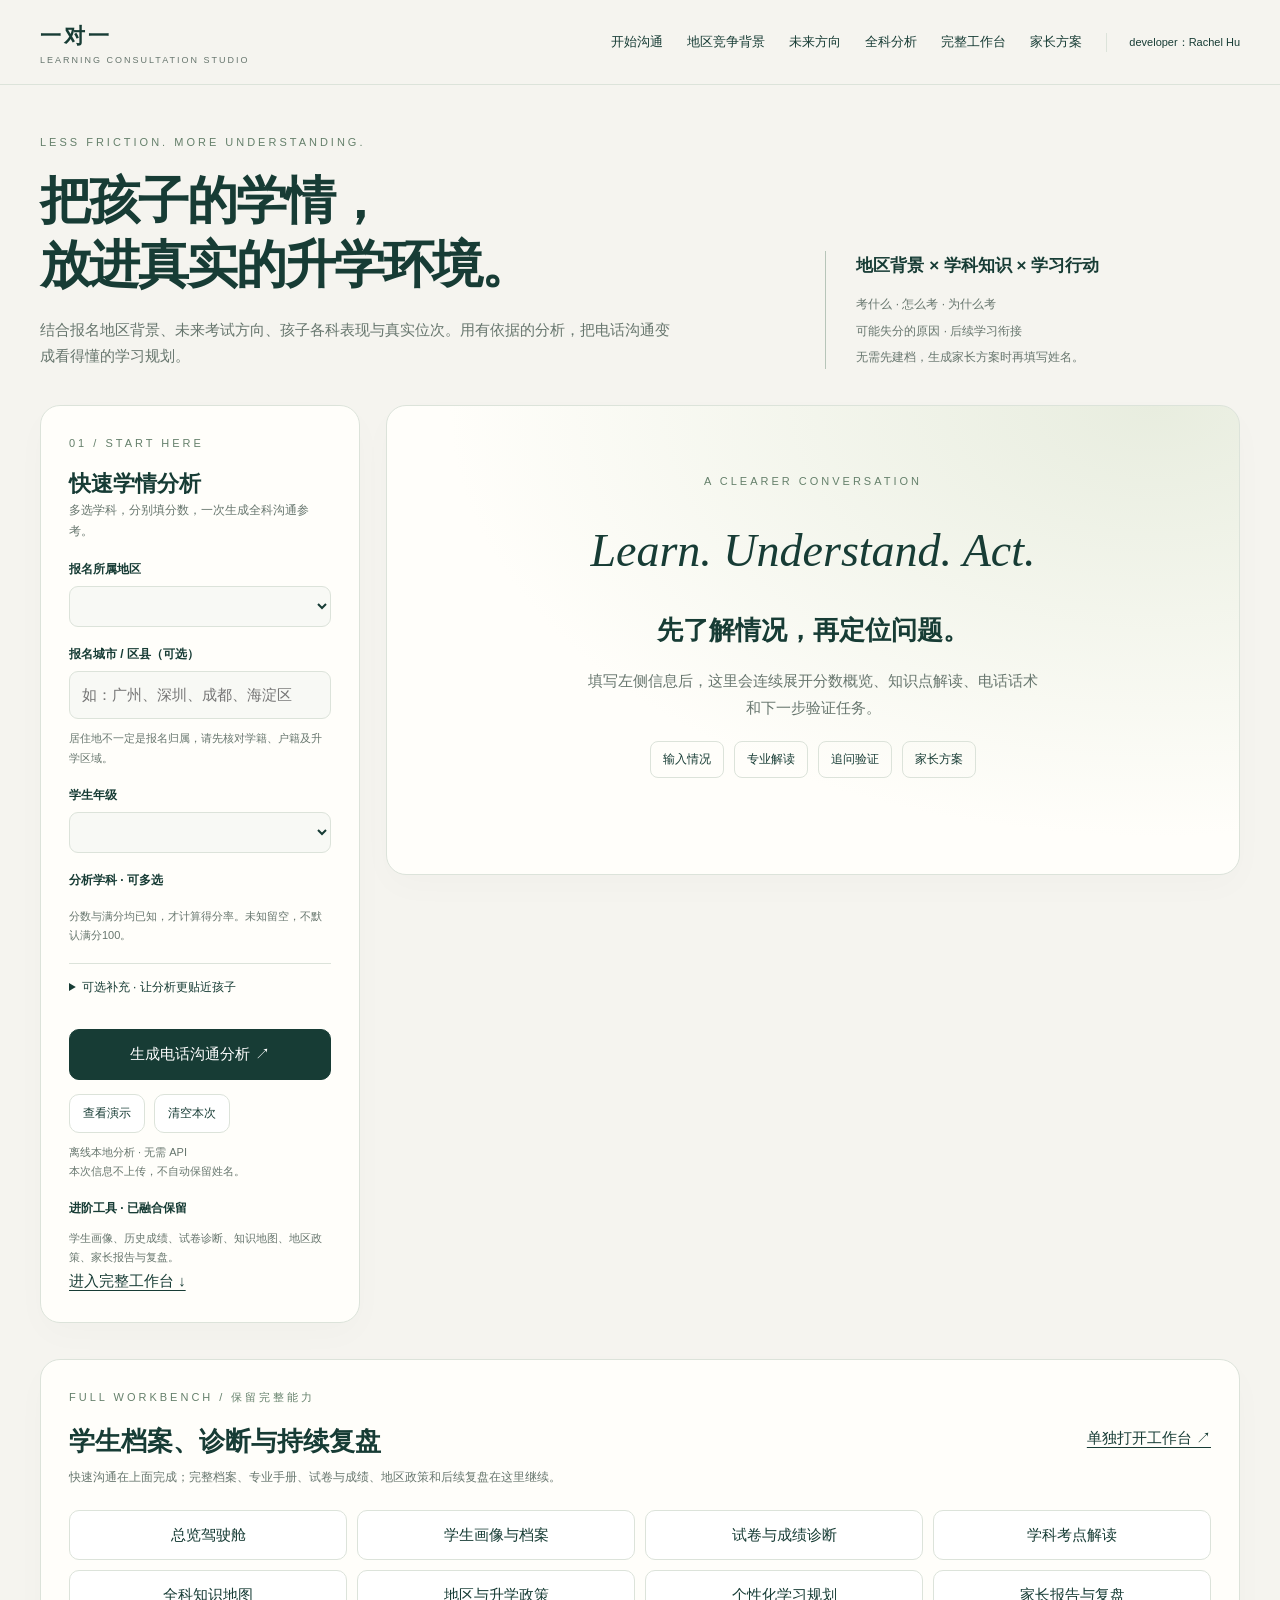
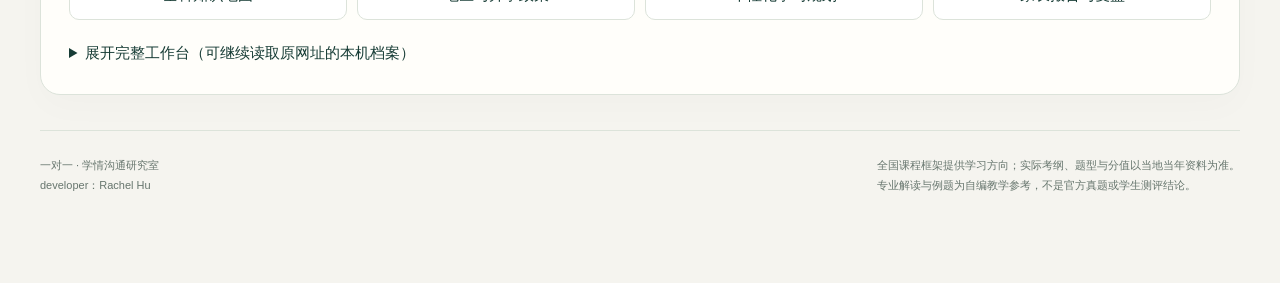
<file: layout.html>
<!doctype html><html lang="zh-CN"><head><meta charset="utf-8"><meta name="viewport" content="width=device-width,initial-scale=1"><meta http-equiv="Content-Security-Policy" content="default-src 'self' data: blob:; script-src 'unsafe-inline'; style-src 'unsafe-inline'; img-src data: blob:; connect-src 'none'; base-uri 'none'"><title>一对一 · 学情沟通研究室</title><style>.region-panel{padding:34px;margin-bottom:30px}.region-controls{display:flex;gap:18px;align-items:center;flex-wrap:wrap;margin-bottom:24px;font-size:12px}.region-controls select{margin-left:6px;background:white;border:1px solid var(--line);padding:7px 12px;border-radius:6px;color:var(--ink)}.regional-highlight{background:linear-gradient(115deg,#163d35,#315546);border-radius:16px;color:white;padding:30px;display:grid;grid-template-columns:1fr 190px;gap:40px}.regional-highlight .eyebrow{color:#c6d7b4}.regional-highlight h3{font-size:27px}.regional-highlight p{font-size:13px;color:#d1ddcc;margin-top:15px}.region-status{border-left:1px solid #ffffff30;padding-left:25px;display:flex;flex-direction:column;justify-content:center}.region-status span,.region-status small{font-size:11px;color:#d1ddcc}.region-status strong{font-size:35px;font-weight:500;margin:8px 0}.region-metrics{display:grid;grid-template-columns:repeat(4,1fr);gap:14px;margin:22px 0}.region-metric{background:#f1f4ec;border:1px solid #dde5d5;border-radius:12px;padding:21px 17px}.region-metric b{display:block;font-size:27px;font-weight:600;margin:12px 0}.region-metric em{font-size:11px;font-style:normal;margin-left:5px}.region-metric p{font-size:10px;color:var(--muted);line-height:1.7}.regional-ratio{display:grid;grid-template-columns:190px 1fr;gap:26px;align-items:center;border:1px solid var(--line);padding:24px;border-radius:12px;margin:20px 0}.regional-ratio b{font-size:32px;display:block}.regional-ratio small{font-size:11px}.position-details{margin-top:22px;padding-top:20px;border-top:1px solid var(--line)}.position-details summary{font-size:14px;cursor:pointer;font-weight:600}.rank-inputs{display:grid;grid-template-columns:repeat(3,1fr);gap:15px}.rank-axis{position:relative;margin:30px 15px 12px;height:10px;background:linear-gradient(to right,#8aa47b,#e9ede3);border-radius:8px}.rank-axis i,.rank-axis em{position:absolute;width:16px;height:16px;top:-3px;border-radius:50%;background:#173c35;transform:translateX(-50%);border:2px solid white}.rank-axis em{background:#b38d54;top:-20px}.rank-legend{display:flex;justify-content:space-between;font-size:10px;color:var(--muted);margin:15px 0}.regional-report{break-before:page}.nav{gap:18px}@media(max-width:1000px){.region-metrics{grid-template-columns:repeat(2,1fr)}.regional-highlight{gap:25px;grid-template-columns:1fr 150px}.nav a[href="#full-workbench"]{display:none}}@media(max-width:760px){.region-panel{padding:22px}.regional-highlight{grid-template-columns:1fr}.region-status{padding:15px 0 0;border-left:0;border-top:1px solid #ffffff30}.regional-highlight h3{font-size:23px}.rank-inputs{grid-template-columns:1fr}.regional-ratio{grid-template-columns:1fr}.region-metric b{font-size:23px}}@media print{#regional-section{display:none!important}}.subject-picker{display:flex;gap:6px;flex-wrap:wrap}.subject-picker label{border:1px solid var(--line);border-radius:7px;padding:5px 8px;font-size:12px;cursor:pointer;background:#f8f9f5}.subject-picker label:has(input:checked){background:#e1ecd8;border-color:#8fa581}.subject-picker input{accent-color:#173c35}.subject-score{border-top:1px solid var(--line);margin-top:14px;padding-top:8px}.subject-score h3{font-size:14px}.subject-score .field{margin-top:8px}.subject-score .field input{padding:8px}.tool-grid{display:grid;grid-template-columns:repeat(4,1fr);gap:10px}.all-subjects{display:flex;gap:8px;flex-wrap:wrap}.subject-heading{border-bottom:2px solid var(--ink);padding-bottom:15px;margin:28px 0 20px;font-size:26px}.combined-chart .chart-row{display:grid;grid-template-columns:90px 1fr 90px;gap:15px;align-items:center;margin:17px 0;font-size:13px}.allocation{display:grid;grid-template-columns:1fr 1fr;gap:12px;margin-top:18px}@media(max-width:760px){.tool-grid{grid-template-columns:1fr 1fr}.combined-chart .chart-row{grid-template-columns:65px 1fr 75px}}@media print{#full-workbench,.multi-top,.subject-panel{display:none!important}}
:root{--ink:#173c35;--muted:#67766e;--paper:#f5f4ef;--line:#dce3da;--accent:#c5dfb0;--gold:#a57537}*{box-sizing:border-box}html{scroll-behavior:smooth;scroll-padding-top:100px}body{margin:0;background:var(--paper);color:var(--ink);font:15px/1.75 -apple-system,BlinkMacSystemFont,'Segoe UI','PingFang SC','Microsoft YaHei',sans-serif}button,input,select,textarea{font:inherit}button,a,input,select,textarea{outline-offset:4px}button{cursor:pointer;border:1px solid var(--line);border-radius:10px;padding:11px 18px;background:white;color:var(--ink)}button:hover{border-color:var(--ink);transform:translateY(-1px)}a{color:var(--ink);text-underline-offset:4px}h1,h2,h3,p{margin:0}h1{font-size:clamp(32px,4vw,58px);line-height:1.25;font-weight:650;letter-spacing:-2px}h2{font-size:26px;line-height:1.4}h3{font-size:19px}small,.small{font-size:12px;color:var(--muted)}header{background:#f5f4eff2;border-bottom:1px solid var(--line);position:sticky;top:0;z-index:10;backdrop-filter:blur(16px)}.bar{max-width:1440px;margin:auto;display:flex;align-items:center;justify-content:space-between;padding:18px 40px;gap:20px}.brand{font-weight:750;font-size:21px;letter-spacing:3px}.brand small{display:block;font:9px/1.3 sans-serif;letter-spacing:2px}.nav{display:flex;gap:24px;align-items:center;font-size:13px}.nav a{text-decoration:none}.developer{font-size:11px;border-left:1px solid var(--line);padding-left:22px}.container{max-width:1440px;margin:auto;padding:48px 40px 70px}.hero{display:grid;grid-template-columns:1.4fr .8fr;gap:60px;margin-bottom:36px;align-items:end}.eyebrow{font-size:11px;letter-spacing:3px;margin-bottom:16px;color:#65806b}.hero p{color:var(--muted);margin-top:20px;max-width:630px}.hero-note{border-left:1px solid #b7c5b9;padding-left:30px}.hero-note strong{display:block;font-size:17px;margin-bottom:10px}.pill{display:inline-block;padding:4px 10px;background:#e8eee1;border-radius:30px;color:#526a50;font-size:11px}.workspace{display:grid;grid-template-columns:320px minmax(0,1fr);gap:26px;align-items:start}.panel{border:1px solid var(--line);background:#fffefa;border-radius:20px;padding:28px;box-shadow:0 12px 35px #173c3505}.intake{position:sticky;top:103px}.intake h2{font-size:22px}.field{display:block;margin-top:17px}.field>span{display:block;font-size:12px;font-weight:600;margin-bottom:6px}.field input,.field select,.field textarea{width:100%;background:#f8f9f5;border:1px solid var(--line);border-radius:9px;padding:10px 12px;color:var(--ink);min-width:0}.field textarea{min-height:82px;resize:vertical}.row{display:grid;grid-template-columns:1fr 1fr;gap:10px}.primary{background:var(--ink);color:white;border-color:var(--ink)}.primary:hover{background:#24594d}.full{width:100%;margin-top:22px}.intake details{margin-top:18px;border-top:1px solid var(--line);padding-top:13px}.intake summary{font-size:12px;cursor:pointer}.hint{font-size:11px;color:var(--muted);margin-top:10px}.error{color:#a23b36;font-size:12px;margin-top:9px}.empty{padding:66px 45px;text-align:center;min-height:470px;background:radial-gradient(ellipse at 90% 0%,#e8eddf,transparent 65%),#fffefa}.empty-mark{font-size:46px;font-family:Georgia,serif;font-style:italic;margin:20px}.empty p{max-width:460px;margin:20px auto;color:var(--muted)}.flow{display:flex;gap:10px;justify-content:center;flex-wrap:wrap;font-size:12px}.flow span{padding:7px 12px;border:1px solid var(--line);border-radius:8px}.section{margin-bottom:24px}.section-head{display:flex;align-items:center;justify-content:space-between;gap:18px;margin-bottom:22px}.section-head p{font-size:12px;color:var(--muted);margin-top:7px}.number{font:italic 14px Georgia,serif;color:#789075;margin-right:12px}.overview{background:var(--ink);color:white;border:0;overflow:hidden;position:relative}.overview .small,.overview p{color:#bfd0c2}.overview .pill{background:#ffffff15;color:#d8e8c8}.score-layout{display:grid;grid-template-columns:200px 1fr;gap:24px;align-items:center;margin-top:28px}.ring{width:174px;height:174px;border-radius:50%;display:grid;place-items:center;background:conic-gradient(var(--accent) var(--degree),#ffffff15 0)}.ring-inner{width:145px;height:145px;border-radius:50%;background:var(--ink);display:grid;place-content:center;text-align:center}.ring b{font-size:32px;line-height:1.3}.ring small{color:#cad8cc}.metrics{display:grid;grid-template-columns:repeat(3,1fr);gap:15px}.metric b{display:block;font-size:26px;font-weight:500}.metric small{color:#cad8cc}.insight{border-top:1px solid #ffffff25;margin-top:24px;padding-top:18px;font-size:14px}.notice{background:#f3f5ec;padding:15px 18px;border-radius:10px;font-size:12px;color:#65755e}.overview .notice{background:#ffffff0b;color:#d2dfd1;margin-top:20px}.chips{display:flex;gap:8px;flex-wrap:wrap;margin:16px 0}.chip{padding:7px 12px;font-size:12px;background:#fff}.chip.active{background:#e4eddc;border-color:#95ad89}.knowledge{border-top:1px solid var(--line);padding-top:26px;margin-top:28px}.knowledge-head{display:flex;justify-content:space-between;align-items:start;gap:14px;margin-bottom:18px}.knowledge-head .pill{flex-shrink:0}.kgrid{display:grid;grid-template-columns:1fr 1fr;gap:14px}.box{padding:18px;border-radius:12px;background:#f4f6ef;font-size:13px}.box b{display:block;font-size:12px;letter-spacing:.5px;margin-bottom:7px}.box p+p{margin-top:12px}.wide{grid-column:1/-1}.example{background:#f0f3ec;border-left:3px solid #a0bb88}.answer{font-size:12px;color:#58715a;margin-top:12px}.levels{display:flex;gap:6px;margin:10px 0}.levels span{flex:1;padding:9px 6px;border:1px solid var(--line);border-radius:6px;font-size:11px;text-align:center}.risk{border-left:3px solid #baaa85;background:#f7f4eb}.talk{background:#e9efe2;padding:23px;border-radius:12px;margin-top:22px}.talk b{font-size:12px}.talk p{margin-top:10px;font-size:14px}.talk .actions{margin-top:15px}.actions{display:flex;gap:9px;flex-wrap:wrap}.actions button{font-size:12px;padding:8px 13px}.table-wrap{overflow:auto}table{border-collapse:collapse;width:100%;font-size:12px}th,td{padding:12px 8px;border-bottom:1px solid var(--line);text-align:left;vertical-align:top}th{color:var(--muted);font-weight:500}td input{width:74px;padding:7px;border:1px solid var(--line);border-radius:6px}.samples{margin-top:20px}.statbar{height:8px;background:#e9ede5;border-radius:5px;overflow:hidden;margin:7px 0}.statbar i{display:block;height:100%;background:#7d9c6a}.source{font-size:11px;color:var(--muted);margin-top:20px}.report-builder{margin-top:18px;border-top:1px solid var(--line);padding-top:8px}.report{background:white;border:1px solid var(--line);padding:38px;border-radius:14px;margin-top:24px}.report h2{font-size:32px}.report .meta{margin:12px 0 24px;color:var(--muted);font-size:13px}.report section{border-top:1px solid var(--line);padding-top:20px;margin-top:20px}.timeline{display:grid;grid-template-columns:repeat(3,1fr);gap:12px;margin-top:16px}.timeline .box{font-size:12px}.report ul{padding-left:20px;font-size:14px}.footer{margin-top:35px;padding-top:25px;border-top:1px solid var(--line);display:flex;justify-content:space-between;gap:20px;font-size:11px;color:var(--muted)}.toast{position:fixed;bottom:25px;left:50%;transform:translateX(-50%);padding:12px 20px;border-radius:10px;background:var(--ink);color:white;z-index:50;font-size:13px}.nojs{padding:30px}dialog{border:1px solid var(--line);border-radius:18px;max-width:620px;width:90%;padding:30px;color:var(--ink)}dialog::backdrop{background:#163e3566}dialog p{font-size:13px;margin:15px 0}#status{min-height:18px}#report-area:empty{display:none}[hidden]{display:none!important}@media(max-width:1050px){.bar{padding:17px 24px}.developer{display:none}.container{padding:32px 24px}.workspace{grid-template-columns:270px minmax(0,1fr)}.panel{padding:22px}.score-layout{grid-template-columns:1fr}.ring{margin:auto}.kgrid{grid-template-columns:1fr}.wide{grid-column:auto}.hero{gap:30px}.timeline{grid-template-columns:1fr}}@media(max-width:760px){.bar{padding:15px 18px}.brand{font-size:18px}.nav{gap:12px;font-size:11px}.container{padding:28px 16px}.hero{grid-template-columns:1fr;gap:25px}.hero-note{padding-left:18px}.workspace{grid-template-columns:1fr}.intake{position:static}.metrics{gap:8px}.metric b{font-size:22px}.section-head{align-items:start;flex-wrap:wrap}.report{padding:24px}.footer{flex-direction:column}.knowledge-head{flex-wrap:wrap}}@media print{body{background:white;color:#173c35}header,.hero,.intake,#analysis,#report-section>.section-head,#report-section>.notice,.report-builder,.footer,.no-print,.toast{display:none!important}.container{padding:0;max-width:none}.workspace{display:block}.panel{border:0;padding:0;box-shadow:none}.report{border:0;margin:0;padding:0}.report section,.box{break-inside:avoid}.timeline{grid-template-columns:repeat(3,1fr)}@page{size:A4;margin:16mm}}
.forecast-report{break-before:page}.forecast-panel{padding:34px;margin:30px 0}.forecast-facts,.forecast-directions{display:grid;grid-template-columns:1fr 1fr;gap:16px;margin:20px 0}.forecast-card-head{display:flex;justify-content:space-between;align-items:center;gap:10px;margin-bottom:14px}.forecast-directions h3{font-size:20px}.forecast-directions p{margin-top:12px}.forecast-timeline{display:grid;grid-template-columns:repeat(3,1fr);border:1px solid var(--line);border-radius:12px;overflow:hidden;margin:24px 0}.forecast-timeline>div{padding:22px;border-right:1px solid var(--line);background:#eef2e8}.forecast-timeline p{font-size:12px;margin-top:8px}.forecast-bars{display:grid;grid-template-columns:40px 1fr 65px;gap:10px;align-items:center;margin:18px 0;font-size:12px}.forecast-bars div,.forecast-index-row div{height:12px;background:#dce5d6;border-radius:4px;overflow:hidden}.forecast-bars i,.forecast-index-row i{height:100%;display:block;background:#496d55}.forecast-facts h3{font-size:28px;margin:14px 0}.forecast-facts h3 span{font-size:12px}.forecast-index-row{display:grid;grid-template-columns:50px 1fr 70px;gap:15px;align-items:center;font-size:12px;margin:12px 0}.forecast-scenario{padding:22px;border:1px solid var(--line);border-radius:12px;background:#f7f8f3}.forecast-index{margin:20px 0}.forecast-report section{margin-top:30px}.forecast-panel .forecast-report{padding:0;border:0}.forecast-assumptions{border-top:1px solid var(--line);margin-top:28px;padding-top:22px}.forecast-controls{display:flex;gap:20px;align-items:center;flex-wrap:wrap;margin:22px 0}.forecast-controls select{padding:8px;background:white;border:1px solid var(--line);border-radius:6px}.forecast-facts .source,.forecast-directions .source{overflow-wrap:anywhere}@media(max-width:760px){.forecast-facts,.forecast-directions,.forecast-timeline{grid-template-columns:1fr}.forecast-panel{padding:22px}.forecast-timeline>div{border-right:0;border-bottom:1px solid var(--line)}}@media print{#forecast-section{display:none!important}.forecast-report .box{break-inside:avoid}.forecast-facts,.forecast-directions{grid-template-columns:1fr 1fr}}</style></head><body><header><div class="bar"><div class="brand">一对一<small>LEARNING CONSULTATION STUDIO</small></div><nav class="nav"><a href="#intake">开始沟通</a><a href="#regional-section">地区竞争背景</a><a href="#forecast-section">未来方向</a><a href="#analysis">全科分析</a><a href="#full-workbench">完整工作台</a><a href="#report-section">家长方案</a><span class="developer">developer：Rachel Hu</span></nav></div></header><main class="container"><div class="hero"><div><div class="eyebrow">LESS FRICTION. MORE UNDERSTANDING.</div><h1>把孩子的学情，<br>放进真实的升学环境。</h1><p>结合报名地区背景、未来考试方向、孩子各科表现与真实位次。用有依据的分析，把电话沟通变成看得懂的学习规划。</p></div><div class="hero-note"><strong>地区背景 × 学科知识 × 学习行动</strong><small>考什么 · 怎么考 · 为什么考<br>可能失分的原因 · 后续学习衔接<br>无需先建档，生成家长方案时再填写姓名。</small></div></div><section id="regional-section" class="panel section region-panel" hidden><div class="section-head"><div><div class="eyebrow">REGIONAL CONTEXT / 地区背景</div><h2 id="region-title">报名地区竞争背景</h2><p id="region-subtitle"></p></div><button id="copy-region-talk" type="button">复制地区沟通说明</button></div><div class="region-controls"><label>目标考试 <select id="region-exam"><option>中考</option><option>高考</option></select></label><label>资料年份 <select id="region-year"><option>2026</option><option>2025</option></select></label><span class="small">当前选择用于资料匹配，不代表已确认报名资格。</span></div><div id="region-context-body"></div><details class="position-details"><summary>补充真实位次 · 看孩子在同场人群中的位置（可选）</summary><form id="position-form"><div class="row"><label class="field"><span>比较范围</span><select id="position-scope"><option>班级同场考试</option><option>学校同场考试</option><option>区县同场考试</option><option>城市同场考试</option><option>省级同类考试</option></select></label><label class="field"><span>考试名称 / 年月 / 来源</span><input id="position-source" maxlength="180" placeholder="如：2026年10月初二校级统考，学校成绩单" required></label></div><div class="rank-inputs"><label class="field"><span>本场名次</span><input type="number" id="position-rank" min="1" step="1" required></label><label class="field"><span>同场参考人数</span><input type="number" id="position-total" min="1" step="1" required></label><label class="field"><span>希望达到的名次（可选）</span><input type="number" id="position-target" min="1" step="1"></label></div><p class="hint">不把各科分数相加推算区域位次。只有同场、同类、同一参考范围的真实名次才用于此图。</p><button class="primary" type="submit" style="margin-top:16px">生成个人位置参考</button><div id="position-error" class="error" role="alert"></div></form><div id="position-result" style="margin-top:20px"></div></details><details class="position-details"><summary>地区资料覆盖与维护</summary><p class="hint">内置8组地区/考试组合、9条年份快照；其他地区明确显示未覆盖。支持加载补充资料JSON，导入资料会标记为用户提供。离线页面不自动联网更新。</p><div class="actions" style="margin-top:15px"><button type="button" id="region-template">下载数据样本</button><label><input id="region-import" type="file" accept=".json,application/json" aria-label="导入地区数据"></label></div></details></section><section id="forecast-section" class="panel forecast-panel" hidden><div class="section-head"><div><div class="eyebrow">FUTURE OUTLOOK / 有依据的前瞻</div><h2>未来3—5年，为什么这样准备</h2><p>现行事实、方向推演和用户情景分别标注 · <span id="forecast-end">2027—2031</span></p></div><button id="copy-forecast" type="button">复制前瞻沟通稿</button></div><div class="forecast-controls" id="forecast-controls"><label>推演窗口 <select id="forecast-horizon"><option value="3">未来3年</option><option value="5" selected>未来5年</option></select></label><label>观察年份 <select id="forecast-year"><option>2027</option><option selected>2028</option><option>2029</option><option>2030</option><option>2031</option></select></label><span class="small">不把尚未发布的地方文件列为预测依据。</span></div><div id="forecast-body"></div><form id="forecast-assumptions" class="forecast-assumptions"><h3>调整供需情景 · 可选</h3><p class="small">先用0%查看中性演示。下面填写的是你的假设，不是系统估计的当地增长率；范围−20%至20%。</p><div class="row"><label class="field"><span>报名人数年变化假设（%）</span><input id="forecast-applicants" type="number" min="-20" max="20" step="0.1" value="0" required></label><label class="field"><span>招生计划年变化假设（%）</span><input id="forecast-seats" type="number" min="-20" max="20" step="0.1" value="0" required></label></div><button type="submit" class="primary">重算情景图</button><div id="forecast-error" class="error" role="alert"></div></form></section><div class="workspace"><aside class="panel intake" id="intake"><div class="eyebrow">01 / START HERE</div><h2>快速学情分析</h2><p class="small">多选学科，分别填分数，一次生成全科沟通参考。</p><form id="intake-form"><label class="field"><span>报名所属地区</span><select id="region" required></select></label><label class="field"><span>报名城市 / 区县（可选）</span><input id="city" list="city-suggestions" placeholder="如：广州、深圳、成都、海淀区" maxlength="50"><datalist id="city-suggestions"><option value="广州"><option value="深圳"><option value="成都"></datalist></label><p class="hint">居住地不一定是报名归属，请先核对学籍、户籍及升学区域。</p><label class="field"><span>学生年级</span><select id="grade" required></select></label><div class="field"><span>分析学科 · 可多选</span><div id="subject-picker" class="subject-picker"></div></div><div id="subject-scores"></div><p class="hint">分数与满分均已知，才计算得分率。未知留空，不默认满分100。</p><details><summary>可选补充 · 让分析更贴近孩子</summary><label class="field"><span>共同情况 / 家长原话（各科可分别补充）</span><textarea id="feedback" placeholder="如：一次函数应用题不会列式，计算能独立完成" maxlength="1200"></textarea></label></details><div id="form-error" class="error" role="alert"></div><button class="primary full" type="submit">生成电话沟通分析 ↗</button><div class="actions" style="margin-top:14px"><button type="button" id="demo">查看演示</button><button type="button" id="reset">清空本次</button></div></form><p class="hint">离线本地分析 · 无需 API<br>本次信息不上传，不自动保留姓名。</p><div class="field"><span>进阶工具 · 已融合保留</span><p class="hint">学生画像、历史成绩、试卷诊断、知识地图、地区政策、家长报告与复盘。</p><a href="#full-workbench">进入完整工作台 ↓</a></div></aside><div><div id="analysis"><div class="panel empty"><div class="eyebrow">A CLEARER CONVERSATION</div><div class="empty-mark">Learn. Understand. Act.</div><h2>先了解情况，再定位问题。</h2><p>填写左侧信息后，这里会连续展开分数概览、知识点解读、电话话术和下一步验证任务。</p><div class="flow"><span>输入情况</span><span>专业解读</span><span>追问验证</span><span>家长方案</span></div></div></div><section class="panel section" id="report-section" hidden><div class="section-head"><div><h2><span class="number">04</span>给家长的一页规划</h2><p>电话沟通无需姓名。只有生成这份方案时才填写；各科合并输出，共享总时间预算。</p></div><span class="pill">可打印 · 可下载 · 可截图</span></div><div class="notice">本方案是初步学习安排，知识点仍需验证。实际教学进度随作答表现调整。</div><form class="report-builder" id="report-form"><div class="row"><label class="field"><span>孩子姓名（必填）</span><input id="child-name" required maxlength="30" placeholder="仅用于家长方案" autocomplete="off"></label><label class="field"><span>每周全科学习总预算（分钟）</span><input id="weekly" type="number" min="15" max="1200" value="120" required step="15"></label></div><label class="field"><span>家长希望先解决的问题</span><input id="goal" maxlength="180" placeholder="如：先看清应用题的关系，能独立解释列式"></label><button class="primary full" type="submit">生成孩子的初步规划</button><div id="report-error" class="error" role="alert"></div></form><div id="report-area"></div></section></div></div><section class="panel" id="full-workbench" style="margin-top:36px"><div class="section-head"><div><div class="eyebrow">FULL WORKBENCH / 保留完整能力</div><h2>学生档案、诊断与持续复盘</h2><p>快速沟通在上面完成；完整档案、专业手册、试卷与成绩、地区政策和后续复盘在这里继续。</p></div><a href="legacy.html" target="_blank" rel="noopener">单独打开工作台 ↗</a></div><div class="tool-grid"><button type="button" data-legacy-page="dashboard">总览驾驶舱</button><button type="button" data-legacy-page="profile">学生画像与档案</button><button type="button" data-legacy-page="diagnosis">试卷与成绩诊断</button><button type="button" data-legacy-page="knowledge">学科考点解读</button><button type="button" data-legacy-page="map">全科知识地图</button><button type="button" data-legacy-page="policy">地区与升学政策</button><button type="button" data-legacy-page="plan">个性化学习规划</button><button type="button" data-legacy-page="report">家长报告与复盘</button></div><details id="legacy-details"><summary style="cursor:pointer;margin-top:20px">展开完整工作台（可继续读取原网址的本机档案）</summary><p class="hint">完整工作台独立保存档案。可把本次多科分析写入档案，再进入画像、诊断或复盘；不会自动覆盖已有学生。</p><div class="actions" style="margin:14px 0"><button id="send-to-workbench" type="button">将本次分析写入学生档案</button><button id="export-legacy-backup" type="button">下载可导入原工作台的档案</button></div><iframe id="legacy-frame" title="完整学情工作台" style="width:100%;height:1000px;border:1px solid var(--line);border-radius:12px;background:white" loading="lazy"></iframe></details></section><footer class="footer"><span>一对一 · 学情沟通研究室<br>developer：Rachel Hu</span><span>全国课程框架提供学习方向；实际考纲、题型与分值以当地当年资料为准。<br>专业解读与例题为自编教学参考，不是官方真题或学生测评结论。</span></footer></main><div id="status" role="status" aria-live="polite"></div><noscript><div class="nojs">请启用 JavaScript 后使用本地学情分析工具。</div></noscript><script>
/*DATA*/
/*APP*/
</script></body></html>
</file>
